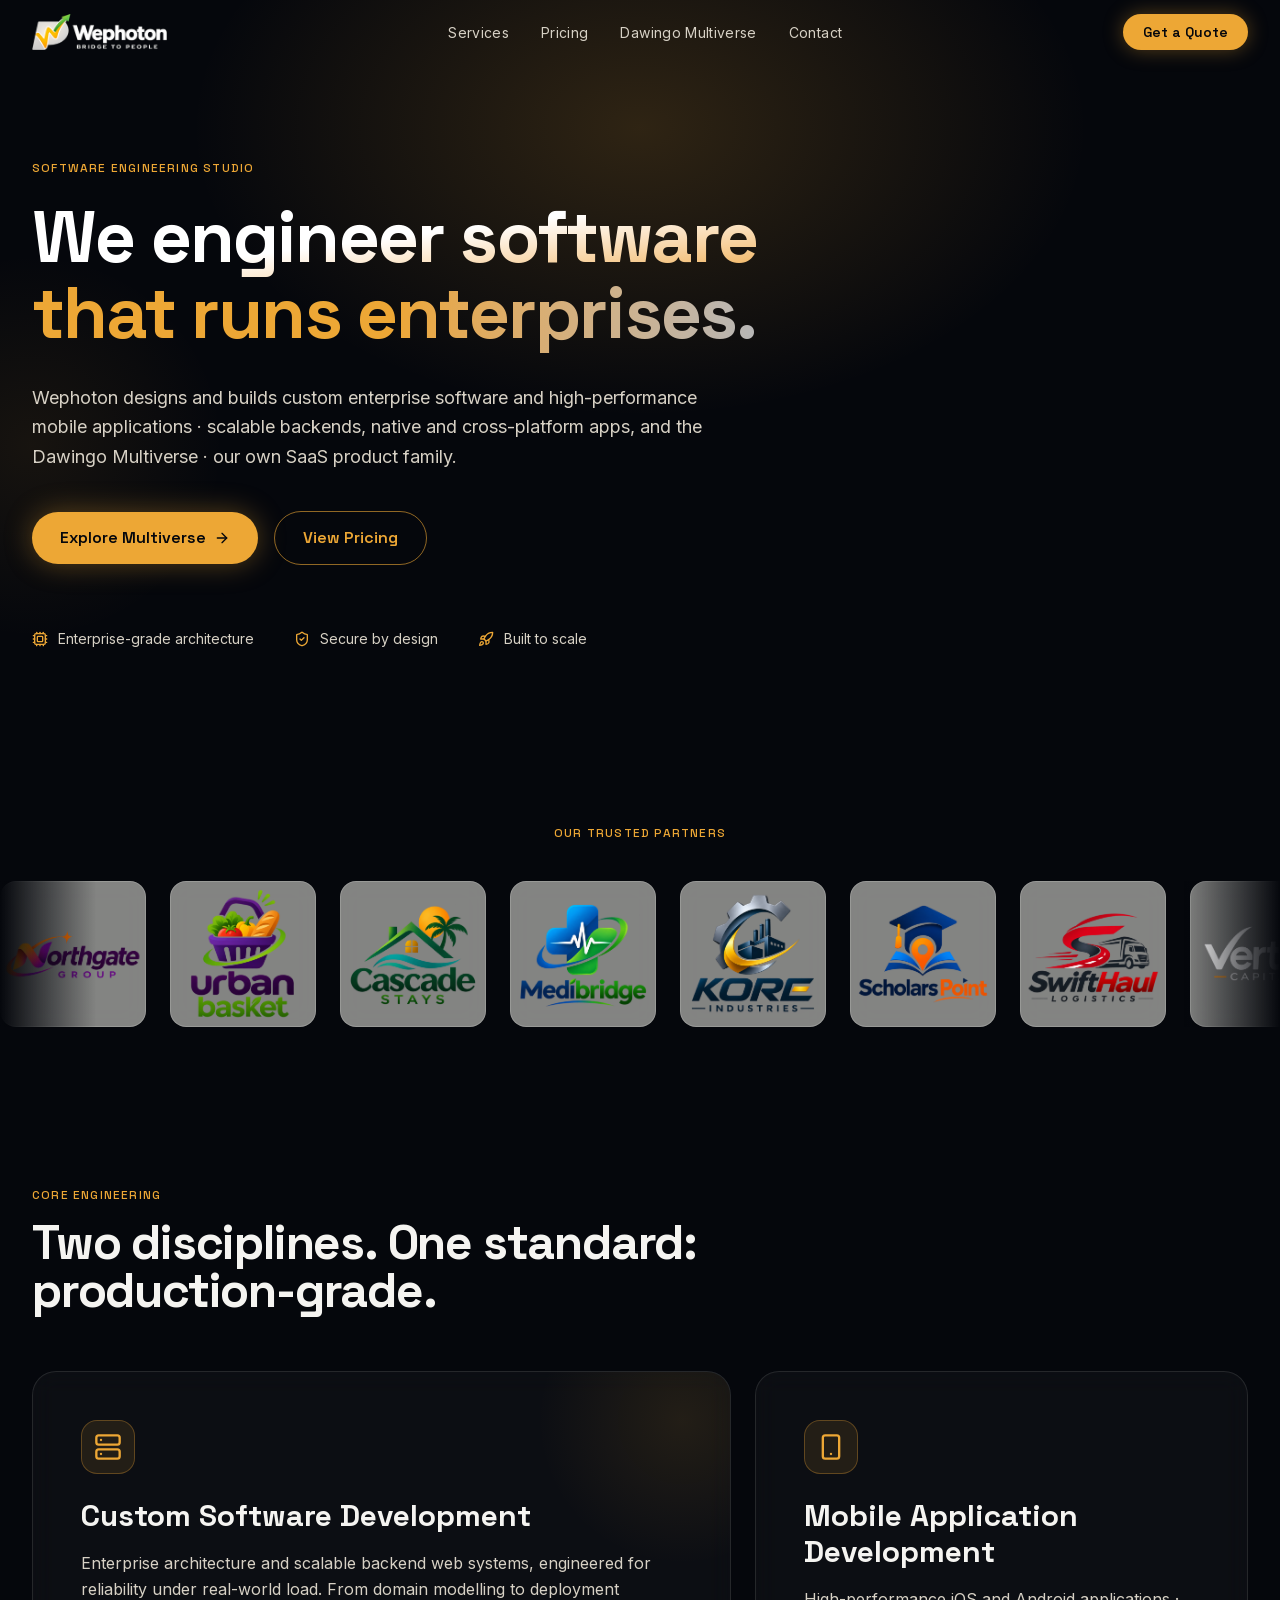
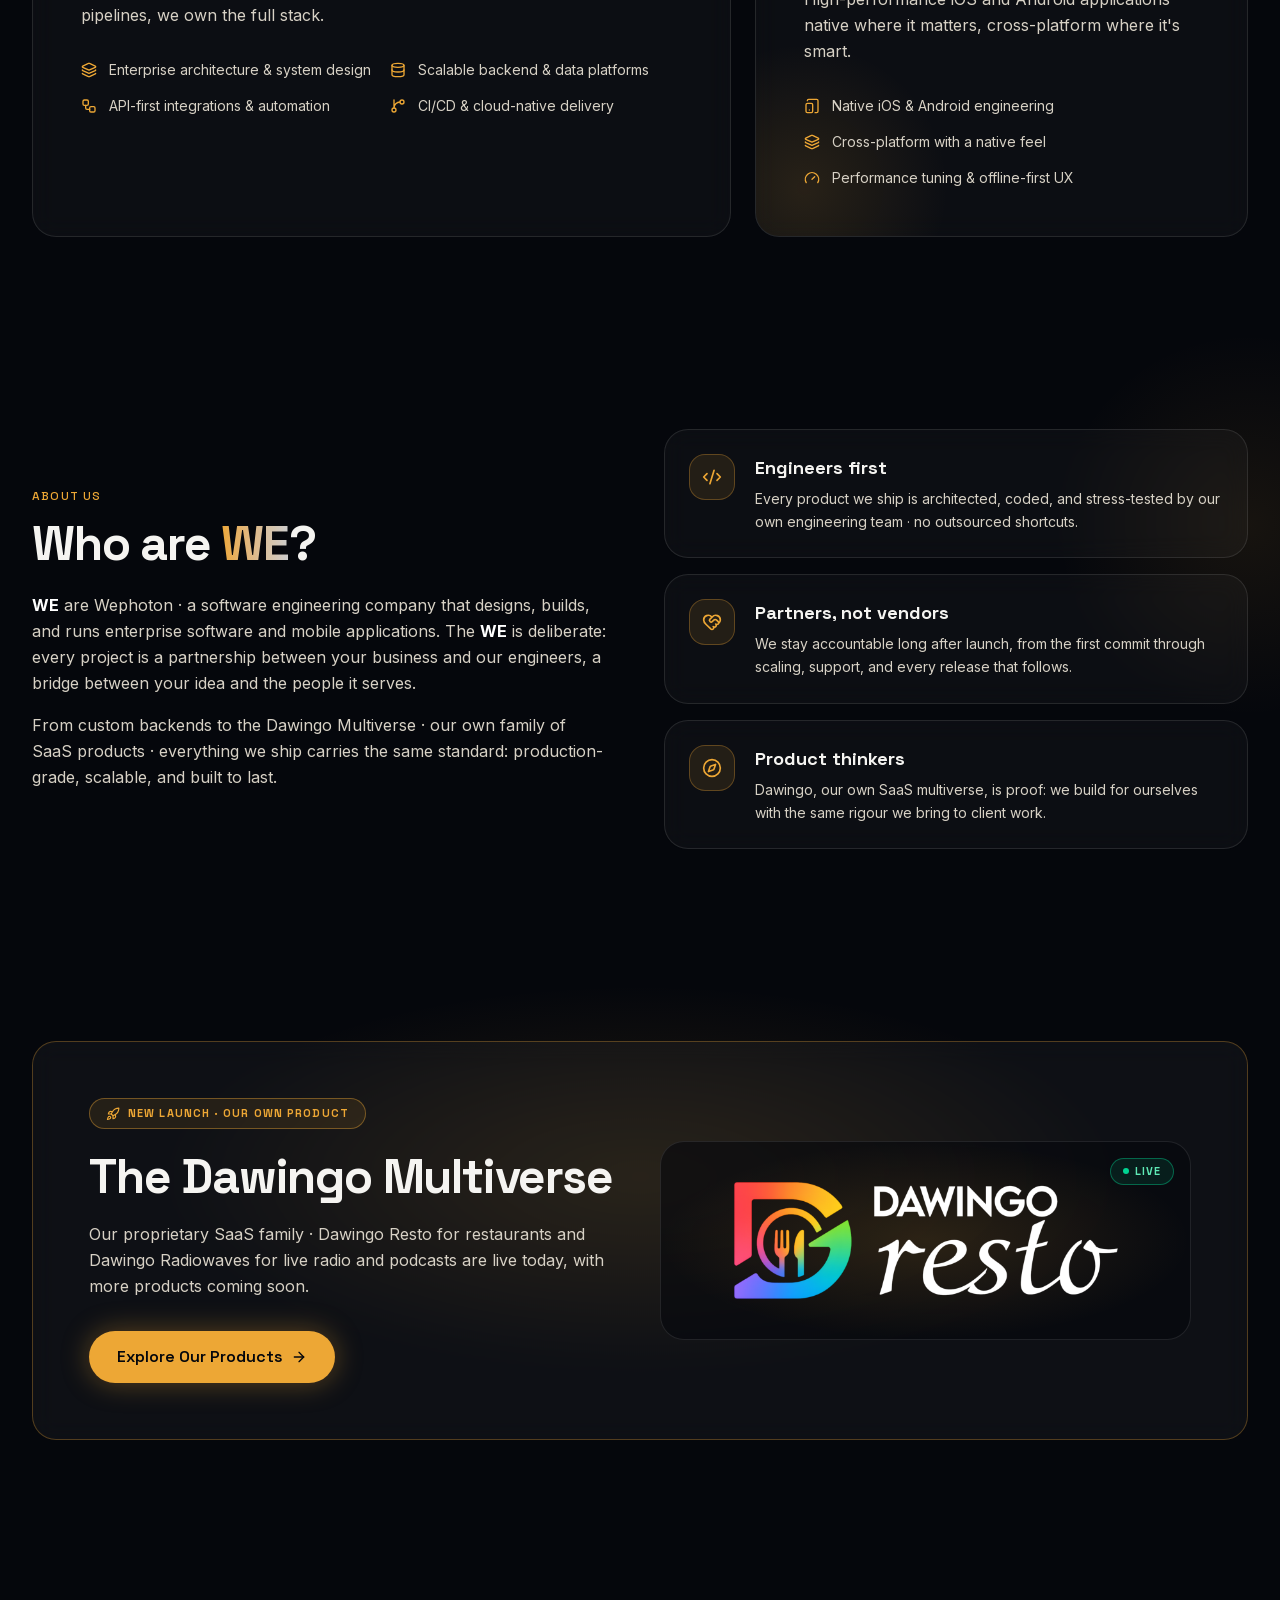
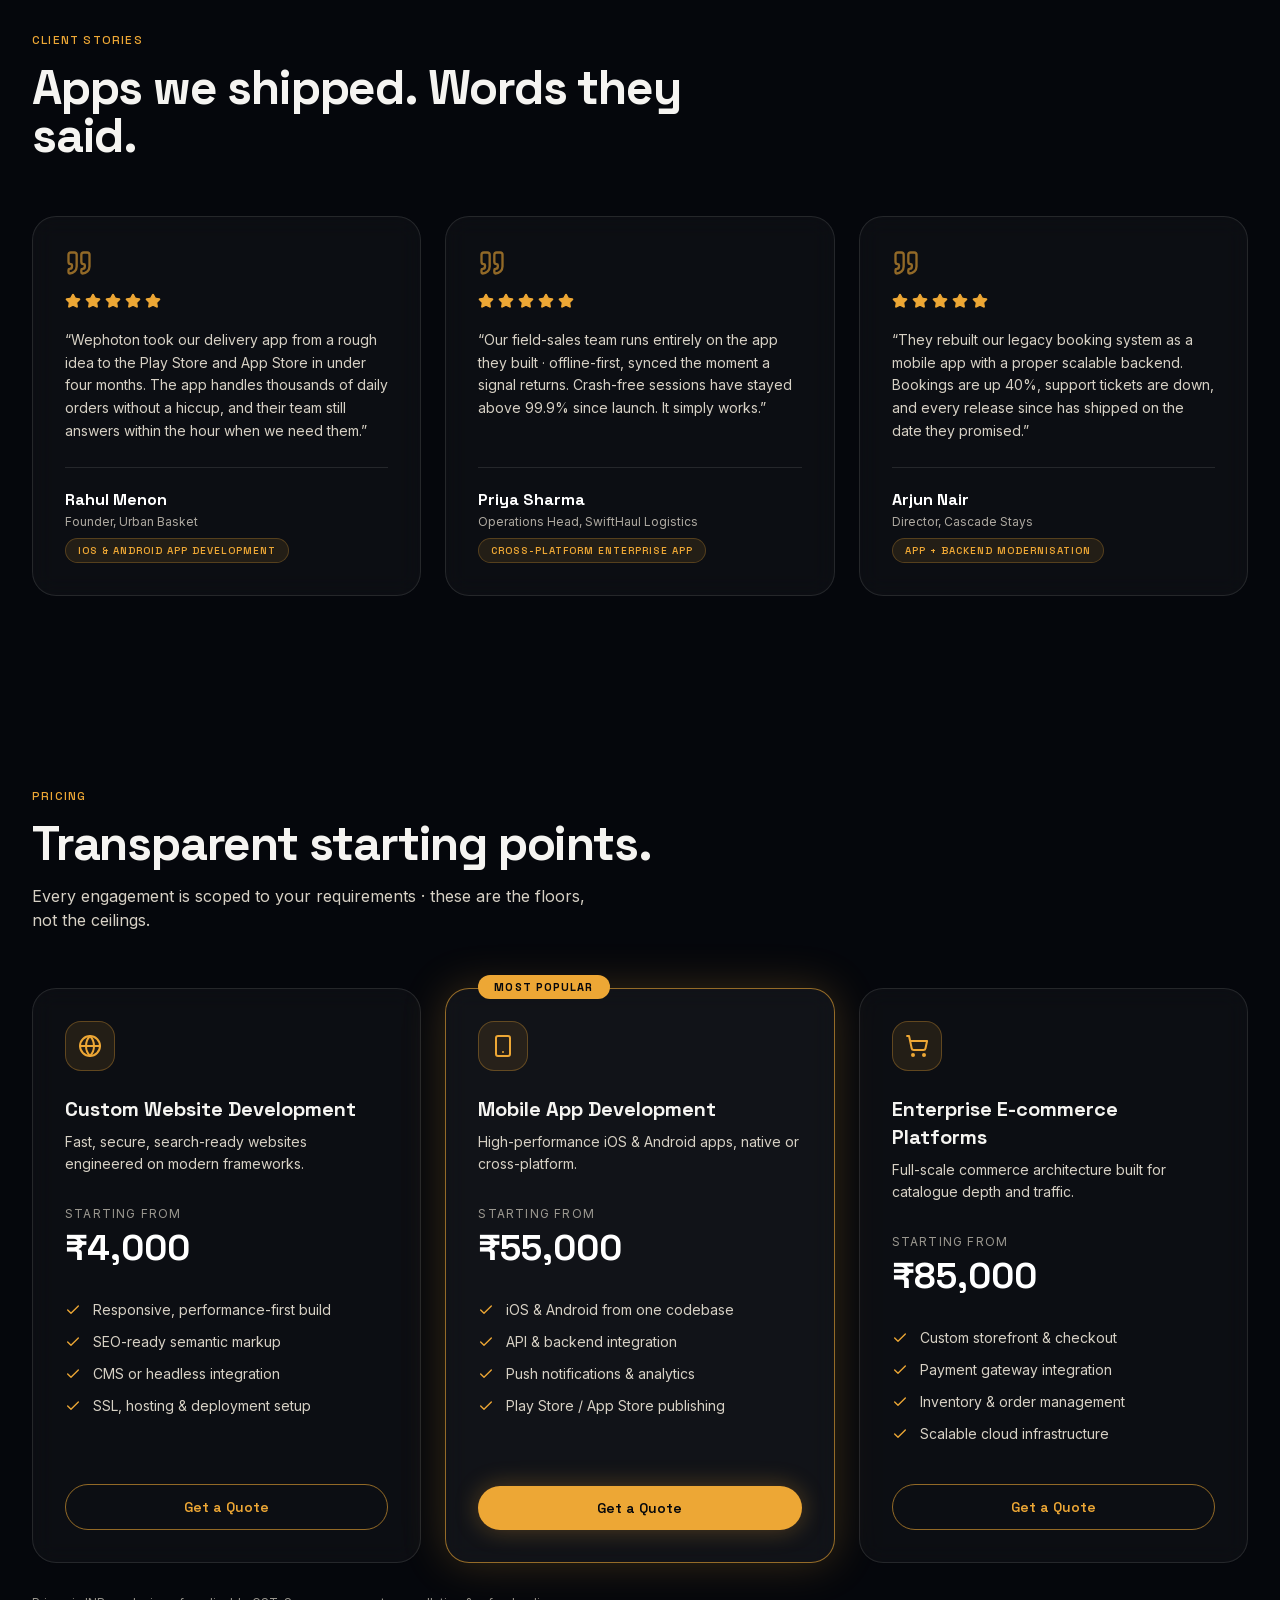
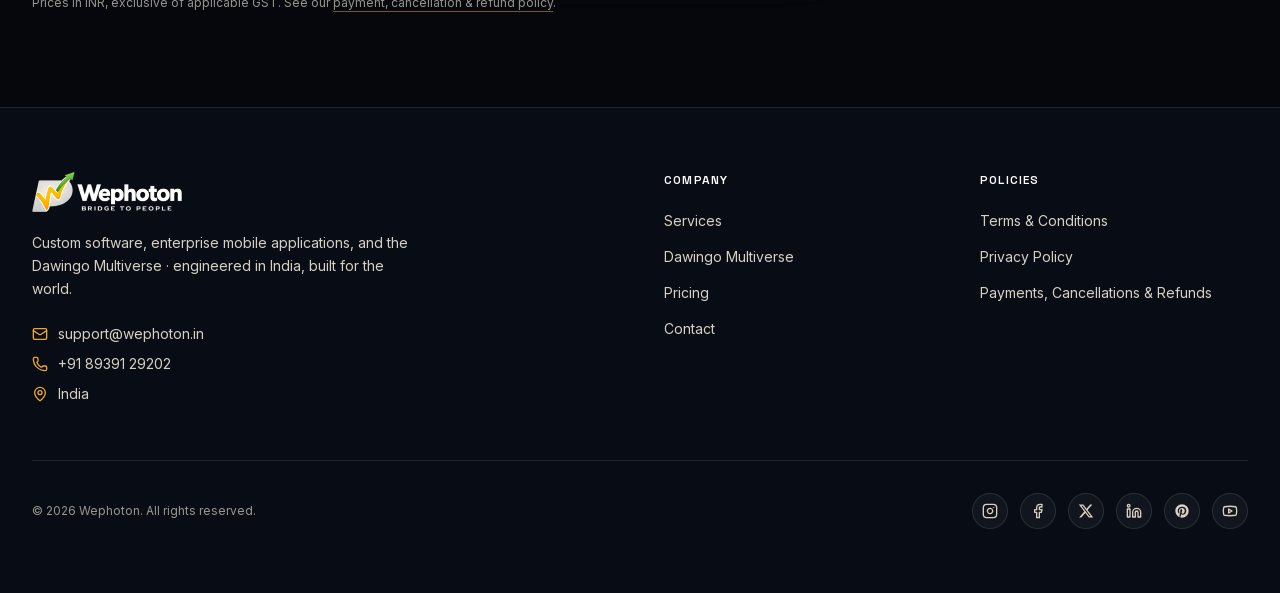
<file: index.html>
<!DOCTYPE html><html lang="en" class="space_grotesk_4f9f433b-module__fJfFLG__variable inter_7b064e0d-module__MOT0tq__variable h-full antialiased"><head><meta charSet="utf-8"/><meta name="viewport" content="width=device-width, initial-scale=1"/><link rel="preload" href="/_next/static/media/0c89a48fa5027cee-s.p.2cyn07wtgehh0.woff2" as="font" crossorigin="" type="font/woff2"/><link rel="preload" href="/_next/static/media/83afe278b6a6bb3c-s.p.2bn3s6zvc0dyp.woff2" as="font" crossorigin="" type="font/woff2"/><link rel="preload" as="image" href="/brand/wephoton-logo.png"/><link rel="stylesheet" href="/_next/static/chunks/1bmhjjqwtyiva.css" data-precedence="next"/><link rel="preload" as="script" fetchPriority="low" href="/_next/static/chunks/0dhbjz-xsmu83.js"/><script src="/_next/static/chunks/15orcrkp-_9ct.js" async=""></script><script src="/_next/static/chunks/0iec5q4ack_04.js" async=""></script><script src="/_next/static/chunks/082obv3v03b-9.js" async=""></script><script src="/_next/static/chunks/turbopack-009xbv71a0msh.js" async=""></script><script src="/_next/static/chunks/05-c3ty_6dwfk.js" async=""></script><script src="/_next/static/chunks/153tbw49q_1m9.js" async=""></script><script src="/_next/static/chunks/307s922ldtoys.js" async=""></script><meta name="next-size-adjust" content=""/><title>Wephoton · Software &amp; Mobile App Development</title><meta name="description" content="Wephoton engineers enterprise software, high-performance mobile applications, and the Dawingo Multiverse SaaS product family."/><meta name="keywords" content="software development,mobile app development,enterprise software,SaaS,Dawingo,Wephoton"/><meta property="og:title" content="Wephoton · Software &amp; Mobile App Development"/><meta property="og:description" content="Enterprise software, mobile applications, and the Dawingo Multiverse."/><meta property="og:url" content="https://wephoton.in"/><meta property="og:site_name" content="Wephoton"/><meta property="og:type" content="website"/><meta name="twitter:card" content="summary"/><meta name="twitter:title" content="Wephoton · Software &amp; Mobile App Development"/><meta name="twitter:description" content="Enterprise software, mobile applications, and the Dawingo Multiverse."/><link rel="icon" href="/icon.png?icon.3srfbqiegl4az.png" sizes="512x512" type="image/png"/><script src="/_next/static/chunks/0cz1d0mv5g_q7.js" noModule=""></script></head><body class="min-h-full flex flex-col bg-abyss"><div hidden=""><!--$--><!--/$--></div><header class="fixed inset-x-0 top-0 z-50 border-b transition-colors duration-300 border-transparent bg-transparent"><nav aria-label="Main" class="mx-auto flex h-16 max-w-7xl items-center justify-between px-4 sm:px-6 lg:px-8"><a class="flex items-center gap-2" aria-label="Wephoton home" href="/"><img alt="Wephoton · Bridge to People" width="168" height="45" decoding="async" data-nimg="1" class="h-9 w-auto" style="color:transparent" src="/brand/wephoton-logo.png"/></a><ul class="hidden items-center gap-8 md:flex"><li><a class="text-sm tracking-wide text-platinum transition-colors hover:text-amber" href="/#services">Services</a></li><li><a class="text-sm tracking-wide text-platinum transition-colors hover:text-amber" href="/#pricing">Pricing</a></li><li><a class="text-sm tracking-wide text-platinum transition-colors hover:text-amber" href="/dawingo">Dawingo Multiverse</a></li><li><a class="text-sm tracking-wide text-platinum transition-colors hover:text-amber" href="/contact">Contact</a></li></ul><div class="hidden md:block"><a class="inline-flex items-center rounded-full bg-amber px-5 py-2 font-display text-sm font-semibold text-abyss shadow-[0_0_20px_rgba(237,167,53,0.35)] transition-all duration-300 hover:-translate-y-1 hover:shadow-[0_0_36px_rgba(237,167,53,0.6)]" href="/contact">Get a Quote</a></div><button type="button" class="md:hidden" aria-expanded="false" aria-label="Open menu"><svg xmlns="http://www.w3.org/2000/svg" width="24" height="24" viewBox="0 0 24 24" fill="none" stroke="currentColor" stroke-width="2" stroke-linecap="round" stroke-linejoin="round" class="lucide lucide-menu size-6 text-platinum" aria-hidden="true"><path d="M4 5h16"></path><path d="M4 12h16"></path><path d="M4 19h16"></path></svg></button></nav></header><main class="flex-1"><section class="relative overflow-hidden pt-40 pb-28"><div aria-hidden="true" class="pointer-events-none absolute -top-40 left-1/2 h-[36rem] w-[56rem] -translate-x-1/2 rounded-full bg-[radial-gradient(closest-side,rgba(237,167,53,0.18),transparent)]"></div><div aria-hidden="true" class="pointer-events-none absolute top-1/3 -left-40 h-96 w-96 rounded-full bg-[radial-gradient(closest-side,rgba(237,167,53,0.08),transparent)]"></div><div class="relative mx-auto max-w-7xl px-4 sm:px-6 lg:px-8"><p class="font-display text-xs font-medium uppercase tracking-widest text-amber">Software Engineering Studio</p><h1 class="mt-6 max-w-4xl font-display text-5xl font-bold leading-[1.05] tracking-tight sm:text-6xl lg:text-7xl"><span class="bg-gradient-to-br from-white via-white to-amber bg-clip-text text-transparent">We engineer software</span><br/><span class="bg-gradient-to-r from-amber via-amber to-white/70 bg-clip-text text-transparent">that runs enterprises.</span></h1><p class="mt-8 max-w-2xl text-lg leading-relaxed text-platinum">Wephoton designs and builds custom enterprise software and high-performance mobile applications · scalable backends, native and cross-platform apps, and the Dawingo Multiverse · our own SaaS product family.</p><div class="mt-10 flex flex-wrap items-center gap-4"><a class="group inline-flex items-center gap-2 rounded-full bg-amber px-7 py-3.5 font-display font-semibold text-abyss shadow-[0_0_28px_rgba(237,167,53,0.35)] transition-all duration-300 hover:-translate-y-1 hover:shadow-[0_0_48px_rgba(237,167,53,0.6)]" href="/dawingo">Explore Multiverse<svg xmlns="http://www.w3.org/2000/svg" width="24" height="24" viewBox="0 0 24 24" fill="none" stroke="currentColor" stroke-width="2" stroke-linecap="round" stroke-linejoin="round" class="lucide lucide-arrow-right size-4 transition-transform group-hover:translate-x-1" aria-hidden="true"><path d="M5 12h14"></path><path d="m12 5 7 7-7 7"></path></svg></a><a class="inline-flex items-center rounded-full border border-amber/60 px-7 py-3.5 font-display font-semibold text-amber transition-all duration-300 hover:-translate-y-1 hover:border-amber hover:bg-amber/10 hover:shadow-[0_0_28px_rgba(237,167,53,0.25)]" href="/#pricing">View Pricing</a></div><ul class="mt-16 flex flex-wrap gap-x-10 gap-y-4"><li class="flex items-center gap-2.5 text-sm text-platinum"><svg xmlns="http://www.w3.org/2000/svg" width="24" height="24" viewBox="0 0 24 24" fill="none" stroke="currentColor" stroke-width="2" stroke-linecap="round" stroke-linejoin="round" class="lucide lucide-cpu size-4 text-amber" aria-hidden="true"><path d="M12 20v2"></path><path d="M12 2v2"></path><path d="M17 20v2"></path><path d="M17 2v2"></path><path d="M2 12h2"></path><path d="M2 17h2"></path><path d="M2 7h2"></path><path d="M20 12h2"></path><path d="M20 17h2"></path><path d="M20 7h2"></path><path d="M7 20v2"></path><path d="M7 2v2"></path><rect x="4" y="4" width="16" height="16" rx="2"></rect><rect x="8" y="8" width="8" height="8" rx="1"></rect></svg>Enterprise-grade architecture</li><li class="flex items-center gap-2.5 text-sm text-platinum"><svg xmlns="http://www.w3.org/2000/svg" width="24" height="24" viewBox="0 0 24 24" fill="none" stroke="currentColor" stroke-width="2" stroke-linecap="round" stroke-linejoin="round" class="lucide lucide-shield-check size-4 text-amber" aria-hidden="true"><path d="M20 13c0 5-3.5 7.5-7.66 8.95a1 1 0 0 1-.67-.01C7.5 20.5 4 18 4 13V6a1 1 0 0 1 1-1c2 0 4.5-1.2 6.24-2.72a1.17 1.17 0 0 1 1.52 0C14.51 3.81 17 5 19 5a1 1 0 0 1 1 1z"></path><path d="m9 12 2 2 4-4"></path></svg>Secure by design</li><li class="flex items-center gap-2.5 text-sm text-platinum"><svg xmlns="http://www.w3.org/2000/svg" width="24" height="24" viewBox="0 0 24 24" fill="none" stroke="currentColor" stroke-width="2" stroke-linecap="round" stroke-linejoin="round" class="lucide lucide-rocket size-4 text-amber" aria-hidden="true"><path d="M12 15v5s3.03-.55 4-2c1.08-1.62 0-5 0-5"></path><path d="M4.5 16.5c-1.5 1.26-2 5-2 5s3.74-.5 5-2c.71-.84.7-2.13-.09-2.91a2.18 2.18 0 0 0-2.91-.09"></path><path d="M9 12a22 22 0 0 1 2-3.95A12.88 12.88 0 0 1 22 2c0 2.72-.78 7.5-6 11a22.4 22.4 0 0 1-4 2z"></path><path d="M9 12H4s.55-3.03 2-4c1.62-1.08 5 .05 5 .05"></path></svg>Built to scale</li></ul></div></section><section aria-label="Our trusted partners" class="relative py-16"><div class="mx-auto max-w-7xl px-4 sm:px-6 lg:px-8"><p class="text-center font-display text-xs font-medium uppercase tracking-widest text-amber">Our Trusted Partners</p></div><div class="group relative mt-10 overflow-hidden"><div aria-hidden="true" class="pointer-events-none absolute inset-y-0 left-0 z-10 w-24 bg-gradient-to-r from-abyss to-transparent"></div><div aria-hidden="true" class="pointer-events-none absolute inset-y-0 right-0 z-10 w-24 bg-gradient-to-l from-abyss to-transparent"></div><ul class="flex w-max animate-marquee gap-6 group-hover:[animation-play-state:paused]"><li aria-hidden="false" class="flex shrink-0 overflow-hidden rounded-2xl border border-[#bab9b6]/40 bg-[#bab9b6]/70 md:backdrop-blur-md"><img src="/partners/northgate-group.png" alt="Northgate Group logo" width="144" height="144" loading="lazy" class="aspect-square w-36 object-cover"/></li><li aria-hidden="false" class="flex shrink-0 overflow-hidden rounded-2xl border border-[#bab9b6]/40 bg-[#bab9b6]/70 md:backdrop-blur-md"><img src="/partners/urban-basket.png" alt="Urban Basket logo" width="144" height="144" loading="lazy" class="aspect-square w-36 object-cover"/></li><li aria-hidden="false" class="flex shrink-0 overflow-hidden rounded-2xl border border-[#bab9b6]/40 bg-[#bab9b6]/70 md:backdrop-blur-md"><img src="/partners/cascade-stays.png" alt="Cascade Stays logo" width="144" height="144" loading="lazy" class="aspect-square w-36 object-cover"/></li><li aria-hidden="false" class="flex shrink-0 overflow-hidden rounded-2xl border border-[#bab9b6]/40 bg-[#bab9b6]/70 md:backdrop-blur-md"><img src="/partners/medibridge.png" alt="MediBridge logo" width="144" height="144" loading="lazy" class="aspect-square w-36 object-cover"/></li><li aria-hidden="false" class="flex shrink-0 overflow-hidden rounded-2xl border border-[#bab9b6]/40 bg-[#bab9b6]/70 md:backdrop-blur-md"><img src="/partners/kore-industries.png" alt="Kore Industries logo" width="144" height="144" loading="lazy" class="aspect-square w-36 object-cover"/></li><li aria-hidden="false" class="flex shrink-0 overflow-hidden rounded-2xl border border-[#bab9b6]/40 bg-[#bab9b6]/70 md:backdrop-blur-md"><img src="/partners/scholars-point.png" alt="Scholars Point logo" width="144" height="144" loading="lazy" class="aspect-square w-36 object-cover"/></li><li aria-hidden="false" class="flex shrink-0 overflow-hidden rounded-2xl border border-[#bab9b6]/40 bg-[#bab9b6]/70 md:backdrop-blur-md"><img src="/partners/swifthaul-logistics.png" alt="SwiftHaul Logistics logo" width="144" height="144" loading="lazy" class="aspect-square w-36 object-cover"/></li><li aria-hidden="false" class="flex shrink-0 overflow-hidden rounded-2xl border border-[#bab9b6]/40 bg-[#bab9b6]/70 md:backdrop-blur-md"><img src="/partners/vertex-capital.png" alt="Vertex Capital logo" width="144" height="144" loading="lazy" class="aspect-square w-36 object-cover"/></li><li aria-hidden="true" class="flex shrink-0 overflow-hidden rounded-2xl border border-[#bab9b6]/40 bg-[#bab9b6]/70 md:backdrop-blur-md"><img src="/partners/northgate-group.png" alt="" width="144" height="144" loading="lazy" class="aspect-square w-36 object-cover"/></li><li aria-hidden="true" class="flex shrink-0 overflow-hidden rounded-2xl border border-[#bab9b6]/40 bg-[#bab9b6]/70 md:backdrop-blur-md"><img src="/partners/urban-basket.png" alt="" width="144" height="144" loading="lazy" class="aspect-square w-36 object-cover"/></li><li aria-hidden="true" class="flex shrink-0 overflow-hidden rounded-2xl border border-[#bab9b6]/40 bg-[#bab9b6]/70 md:backdrop-blur-md"><img src="/partners/cascade-stays.png" alt="" width="144" height="144" loading="lazy" class="aspect-square w-36 object-cover"/></li><li aria-hidden="true" class="flex shrink-0 overflow-hidden rounded-2xl border border-[#bab9b6]/40 bg-[#bab9b6]/70 md:backdrop-blur-md"><img src="/partners/medibridge.png" alt="" width="144" height="144" loading="lazy" class="aspect-square w-36 object-cover"/></li><li aria-hidden="true" class="flex shrink-0 overflow-hidden rounded-2xl border border-[#bab9b6]/40 bg-[#bab9b6]/70 md:backdrop-blur-md"><img src="/partners/kore-industries.png" alt="" width="144" height="144" loading="lazy" class="aspect-square w-36 object-cover"/></li><li aria-hidden="true" class="flex shrink-0 overflow-hidden rounded-2xl border border-[#bab9b6]/40 bg-[#bab9b6]/70 md:backdrop-blur-md"><img src="/partners/scholars-point.png" alt="" width="144" height="144" loading="lazy" class="aspect-square w-36 object-cover"/></li><li aria-hidden="true" class="flex shrink-0 overflow-hidden rounded-2xl border border-[#bab9b6]/40 bg-[#bab9b6]/70 md:backdrop-blur-md"><img src="/partners/swifthaul-logistics.png" alt="" width="144" height="144" loading="lazy" class="aspect-square w-36 object-cover"/></li><li aria-hidden="true" class="flex shrink-0 overflow-hidden rounded-2xl border border-[#bab9b6]/40 bg-[#bab9b6]/70 md:backdrop-blur-md"><img src="/partners/vertex-capital.png" alt="" width="144" height="144" loading="lazy" class="aspect-square w-36 object-cover"/></li></ul></div></section><section id="services" class="relative scroll-mt-20 py-24"><div class="mx-auto max-w-7xl px-4 sm:px-6 lg:px-8"><p class="font-display text-xs font-medium uppercase tracking-widest text-amber">Core Engineering</p><h2 class="mt-4 max-w-2xl font-display text-4xl font-bold tracking-tight sm:text-5xl">Two disciplines. One standard: production-grade.</h2><div class="mt-14 grid gap-6 lg:grid-cols-12"><article class="group relative overflow-hidden rounded-3xl border border-white/10 bg-white/[0.03] p-8 md:backdrop-blur-md transition-all duration-300 hover:-translate-y-1 hover:border-amber/40 hover:shadow-[0_0_48px_rgba(237,167,53,0.15)] lg:col-span-7 lg:p-12"><div aria-hidden="true" class="pointer-events-none absolute -top-24 -right-24 h-72 w-72 rounded-full bg-[radial-gradient(closest-side,rgba(237,167,53,0.14),transparent)] opacity-70 transition-opacity duration-300 group-hover:opacity-100"></div><div class="relative"><div class="inline-flex rounded-2xl border border-amber/30 bg-amber/10 p-3"><svg xmlns="http://www.w3.org/2000/svg" width="24" height="24" viewBox="0 0 24 24" fill="none" stroke="currentColor" stroke-width="2" stroke-linecap="round" stroke-linejoin="round" class="lucide lucide-server size-7 text-amber" aria-hidden="true"><rect width="20" height="8" x="2" y="2" rx="2" ry="2"></rect><rect width="20" height="8" x="2" y="14" rx="2" ry="2"></rect><line x1="6" x2="6.01" y1="6" y2="6"></line><line x1="6" x2="6.01" y1="18" y2="18"></line></svg></div><h3 class="mt-6 font-display text-2xl font-bold sm:text-3xl">Custom Software Development</h3><p class="mt-4 max-w-xl leading-relaxed text-platinum">Enterprise architecture and scalable backend web systems, engineered for reliability under real-world load. From domain modelling to deployment pipelines, we own the full stack.</p><ul class="mt-8 grid gap-4 sm:grid-cols-2"><li class="flex items-start gap-3 text-sm text-platinum"><svg xmlns="http://www.w3.org/2000/svg" width="24" height="24" viewBox="0 0 24 24" fill="none" stroke="currentColor" stroke-width="2" stroke-linecap="round" stroke-linejoin="round" class="lucide lucide-layers mt-0.5 size-4 shrink-0 text-amber" aria-hidden="true"><path d="M12.83 2.18a2 2 0 0 0-1.66 0L2.6 6.08a1 1 0 0 0 0 1.83l8.58 3.91a2 2 0 0 0 1.66 0l8.58-3.9a1 1 0 0 0 0-1.83z"></path><path d="M2 12a1 1 0 0 0 .58.91l8.6 3.91a2 2 0 0 0 1.65 0l8.58-3.9A1 1 0 0 0 22 12"></path><path d="M2 17a1 1 0 0 0 .58.91l8.6 3.91a2 2 0 0 0 1.65 0l8.58-3.9A1 1 0 0 0 22 17"></path></svg>Enterprise architecture &amp; system design</li><li class="flex items-start gap-3 text-sm text-platinum"><svg xmlns="http://www.w3.org/2000/svg" width="24" height="24" viewBox="0 0 24 24" fill="none" stroke="currentColor" stroke-width="2" stroke-linecap="round" stroke-linejoin="round" class="lucide lucide-database mt-0.5 size-4 shrink-0 text-amber" aria-hidden="true"><ellipse cx="12" cy="5" rx="9" ry="3"></ellipse><path d="M3 5V19A9 3 0 0 0 21 19V5"></path><path d="M3 12A9 3 0 0 0 21 12"></path></svg>Scalable backend &amp; data platforms</li><li class="flex items-start gap-3 text-sm text-platinum"><svg xmlns="http://www.w3.org/2000/svg" width="24" height="24" viewBox="0 0 24 24" fill="none" stroke="currentColor" stroke-width="2" stroke-linecap="round" stroke-linejoin="round" class="lucide lucide-workflow mt-0.5 size-4 shrink-0 text-amber" aria-hidden="true"><rect width="8" height="8" x="3" y="3" rx="2"></rect><path d="M7 11v4a2 2 0 0 0 2 2h4"></path><rect width="8" height="8" x="13" y="13" rx="2"></rect></svg>API-first integrations &amp; automation</li><li class="flex items-start gap-3 text-sm text-platinum"><svg xmlns="http://www.w3.org/2000/svg" width="24" height="24" viewBox="0 0 24 24" fill="none" stroke="currentColor" stroke-width="2" stroke-linecap="round" stroke-linejoin="round" class="lucide lucide-git-branch mt-0.5 size-4 shrink-0 text-amber" aria-hidden="true"><path d="M15 6a9 9 0 0 0-9 9V3"></path><circle cx="18" cy="6" r="3"></circle><circle cx="6" cy="18" r="3"></circle></svg>CI/CD &amp; cloud-native delivery</li></ul></div></article><article class="group relative overflow-hidden rounded-3xl border border-white/10 bg-white/[0.03] p-8 md:backdrop-blur-md transition-all duration-300 hover:-translate-y-1 hover:border-amber/40 hover:shadow-[0_0_48px_rgba(237,167,53,0.15)] lg:col-span-5 lg:p-12"><div aria-hidden="true" class="pointer-events-none absolute -bottom-24 -left-24 h-72 w-72 rounded-full bg-[radial-gradient(closest-side,rgba(237,167,53,0.12),transparent)]"></div><div class="relative"><div class="inline-flex rounded-2xl border border-amber/30 bg-amber/10 p-3"><svg xmlns="http://www.w3.org/2000/svg" width="24" height="24" viewBox="0 0 24 24" fill="none" stroke="currentColor" stroke-width="2" stroke-linecap="round" stroke-linejoin="round" class="lucide lucide-smartphone size-7 text-amber" aria-hidden="true"><rect width="14" height="20" x="5" y="2" rx="2" ry="2"></rect><path d="M12 18h.01"></path></svg></div><h3 class="mt-6 font-display text-2xl font-bold sm:text-3xl">Mobile Application Development</h3><p class="mt-4 leading-relaxed text-platinum">High-performance iOS and Android applications · native where it matters, cross-platform where it&#x27;s smart.</p><ul class="mt-8 grid gap-4"><li class="flex items-start gap-3 text-sm text-platinum"><svg xmlns="http://www.w3.org/2000/svg" width="24" height="24" viewBox="0 0 24 24" fill="none" stroke="currentColor" stroke-width="2" stroke-linecap="round" stroke-linejoin="round" class="lucide lucide-tablet-smartphone mt-0.5 size-4 shrink-0 text-amber" aria-hidden="true"><rect width="10" height="14" x="3" y="8" rx="2"></rect><path d="M5 4a2 2 0 0 1 2-2h12a2 2 0 0 1 2 2v16a2 2 0 0 1-2 2h-2.4"></path><path d="M8 18h.01"></path></svg>Native iOS &amp; Android engineering</li><li class="flex items-start gap-3 text-sm text-platinum"><svg xmlns="http://www.w3.org/2000/svg" width="24" height="24" viewBox="0 0 24 24" fill="none" stroke="currentColor" stroke-width="2" stroke-linecap="round" stroke-linejoin="round" class="lucide lucide-layers mt-0.5 size-4 shrink-0 text-amber" aria-hidden="true"><path d="M12.83 2.18a2 2 0 0 0-1.66 0L2.6 6.08a1 1 0 0 0 0 1.83l8.58 3.91a2 2 0 0 0 1.66 0l8.58-3.9a1 1 0 0 0 0-1.83z"></path><path d="M2 12a1 1 0 0 0 .58.91l8.6 3.91a2 2 0 0 0 1.65 0l8.58-3.9A1 1 0 0 0 22 12"></path><path d="M2 17a1 1 0 0 0 .58.91l8.6 3.91a2 2 0 0 0 1.65 0l8.58-3.9A1 1 0 0 0 22 17"></path></svg>Cross-platform with a native feel</li><li class="flex items-start gap-3 text-sm text-platinum"><svg xmlns="http://www.w3.org/2000/svg" width="24" height="24" viewBox="0 0 24 24" fill="none" stroke="currentColor" stroke-width="2" stroke-linecap="round" stroke-linejoin="round" class="lucide lucide-gauge mt-0.5 size-4 shrink-0 text-amber" aria-hidden="true"><path d="m12 14 4-4"></path><path d="M3.34 19a10 10 0 1 1 17.32 0"></path></svg>Performance tuning &amp; offline-first UX</li></ul></div></article></div></div></section><section id="who-are-we" class="relative overflow-hidden scroll-mt-20 py-24"><div aria-hidden="true" class="pointer-events-none absolute top-0 -right-40 h-96 w-96 rounded-full bg-[radial-gradient(closest-side,rgba(237,167,53,0.08),transparent)]"></div><div class="relative mx-auto max-w-7xl px-4 sm:px-6 lg:px-8"><div class="grid gap-12 lg:grid-cols-2 lg:items-center"><div><p class="font-display text-xs font-medium uppercase tracking-widest text-amber">About Us</p><h2 class="mt-4 font-display text-4xl font-bold tracking-tight sm:text-5xl">Who are<!-- --> <span class="bg-gradient-to-r from-amber to-white/80 bg-clip-text text-transparent">WE</span>?</h2><p class="mt-6 max-w-xl leading-relaxed text-platinum"><strong class="text-white">WE</strong> are Wephoton · a software engineering company that designs, builds, and runs enterprise software and mobile applications. The<!-- --> <strong class="text-white">WE</strong> is deliberate: every project is a partnership between your business and our engineers, a bridge between your idea and the people it serves.</p><p class="mt-4 max-w-xl leading-relaxed text-platinum">From custom backends to the Dawingo Multiverse · our own family of SaaS products · everything we ship carries the same standard: production-grade, scalable, and built to last.</p></div><ul class="space-y-4"><li class="group flex gap-5 rounded-3xl border border-white/10 bg-white/[0.03] p-6 md:backdrop-blur-md transition-all duration-300 hover:-translate-y-1 hover:border-amber/40 hover:shadow-[0_0_36px_rgba(237,167,53,0.15)]"><div class="inline-flex h-fit rounded-2xl border border-amber/30 bg-amber/10 p-3"><svg xmlns="http://www.w3.org/2000/svg" width="24" height="24" viewBox="0 0 24 24" fill="none" stroke="currentColor" stroke-width="2" stroke-linecap="round" stroke-linejoin="round" class="lucide lucide-code-xml size-5 text-amber" aria-hidden="true"><path d="m18 16 4-4-4-4"></path><path d="m6 8-4 4 4 4"></path><path d="m14.5 4-5 16"></path></svg></div><div><h3 class="font-display text-lg font-bold">Engineers first</h3><p class="mt-1.5 text-sm leading-relaxed text-platinum">Every product we ship is architected, coded, and stress-tested by our own engineering team · no outsourced shortcuts.</p></div></li><li class="group flex gap-5 rounded-3xl border border-white/10 bg-white/[0.03] p-6 md:backdrop-blur-md transition-all duration-300 hover:-translate-y-1 hover:border-amber/40 hover:shadow-[0_0_36px_rgba(237,167,53,0.15)]"><div class="inline-flex h-fit rounded-2xl border border-amber/30 bg-amber/10 p-3"><svg xmlns="http://www.w3.org/2000/svg" width="24" height="24" viewBox="0 0 24 24" fill="none" stroke="currentColor" stroke-width="2" stroke-linecap="round" stroke-linejoin="round" class="lucide lucide-heart-handshake size-5 text-amber" aria-hidden="true"><path d="M19.414 14.414C21 12.828 22 11.5 22 9.5a5.5 5.5 0 0 0-9.591-3.676.6.6 0 0 1-.818.001A5.5 5.5 0 0 0 2 9.5c0 2.3 1.5 4 3 5.5l5.535 5.362a2 2 0 0 0 2.879.052 2.12 2.12 0 0 0-.004-3 2.124 2.124 0 1 0 3-3 2.124 2.124 0 0 0 3.004 0 2 2 0 0 0 0-2.828l-1.881-1.882a2.41 2.41 0 0 0-3.409 0l-1.71 1.71a2 2 0 0 1-2.828 0 2 2 0 0 1 0-2.828l2.823-2.762"></path></svg></div><div><h3 class="font-display text-lg font-bold">Partners, not vendors</h3><p class="mt-1.5 text-sm leading-relaxed text-platinum">We stay accountable long after launch, from the first commit through scaling, support, and every release that follows.</p></div></li><li class="group flex gap-5 rounded-3xl border border-white/10 bg-white/[0.03] p-6 md:backdrop-blur-md transition-all duration-300 hover:-translate-y-1 hover:border-amber/40 hover:shadow-[0_0_36px_rgba(237,167,53,0.15)]"><div class="inline-flex h-fit rounded-2xl border border-amber/30 bg-amber/10 p-3"><svg xmlns="http://www.w3.org/2000/svg" width="24" height="24" viewBox="0 0 24 24" fill="none" stroke="currentColor" stroke-width="2" stroke-linecap="round" stroke-linejoin="round" class="lucide lucide-compass size-5 text-amber" aria-hidden="true"><circle cx="12" cy="12" r="10"></circle><path d="m16.24 7.76-1.804 5.411a2 2 0 0 1-1.265 1.265L7.76 16.24l1.804-5.411a2 2 0 0 1 1.265-1.265z"></path></svg></div><div><h3 class="font-display text-lg font-bold">Product thinkers</h3><p class="mt-1.5 text-sm leading-relaxed text-platinum">Dawingo, our own SaaS multiverse, is proof: we build for ourselves with the same rigour we bring to client work.</p></div></li></ul></div></div></section><section id="dawingo" class="relative scroll-mt-20 py-24"><div aria-hidden="true" class="pointer-events-none absolute top-10 left-1/2 h-[24rem] w-[60rem] max-w-full -translate-x-1/2 rounded-full bg-[radial-gradient(closest-side,rgba(237,167,53,0.12),transparent)]"></div><div class="relative mx-auto max-w-7xl px-4 sm:px-6 lg:px-8"><div class="overflow-hidden rounded-3xl border border-amber/30 bg-white/[0.04] p-10 md:backdrop-blur-md sm:p-14"><div class="grid items-center gap-10 lg:grid-cols-2"><div><p class="inline-flex items-center gap-2 rounded-full border border-amber/40 bg-amber/10 px-4 py-1.5 font-display text-[11px] font-bold uppercase tracking-widest text-amber"><svg xmlns="http://www.w3.org/2000/svg" width="24" height="24" viewBox="0 0 24 24" fill="none" stroke="currentColor" stroke-width="2" stroke-linecap="round" stroke-linejoin="round" class="lucide lucide-rocket size-3.5" aria-hidden="true"><path d="M12 15v5s3.03-.55 4-2c1.08-1.62 0-5 0-5"></path><path d="M4.5 16.5c-1.5 1.26-2 5-2 5s3.74-.5 5-2c.71-.84.7-2.13-.09-2.91a2.18 2.18 0 0 0-2.91-.09"></path><path d="M9 12a22 22 0 0 1 2-3.95A12.88 12.88 0 0 1 22 2c0 2.72-.78 7.5-6 11a22.4 22.4 0 0 1-4 2z"></path><path d="M9 12H4s.55-3.03 2-4c1.62-1.08 5 .05 5 .05"></path></svg>New Launch · Our Own Product</p><h2 class="mt-6 font-display text-4xl font-bold tracking-tight sm:text-5xl">The Dawingo Multiverse</h2><p class="mt-5 max-w-xl leading-relaxed text-platinum">Our proprietary SaaS family · Dawingo Resto for restaurants and Dawingo Radiowaves for live radio and podcasts are live today, with more products coming soon.</p><div class="mt-8 flex flex-wrap gap-4"><a class="group inline-flex items-center gap-2 rounded-full bg-amber px-7 py-3.5 font-display font-semibold text-abyss shadow-[0_0_28px_rgba(237,167,53,0.35)] transition-all duration-300 hover:-translate-y-1 hover:shadow-[0_0_48px_rgba(237,167,53,0.6)]" href="/dawingo">Explore Our Products<svg xmlns="http://www.w3.org/2000/svg" width="24" height="24" viewBox="0 0 24 24" fill="none" stroke="currentColor" stroke-width="2" stroke-linecap="round" stroke-linejoin="round" class="lucide lucide-arrow-right size-4 transition-transform group-hover:translate-x-1" aria-hidden="true"><path d="M5 12h14"></path><path d="m12 5 7 7-7 7"></path></svg></a></div></div><div class="relative flex items-center justify-center rounded-3xl border border-white/10 bg-abyss/60 p-10"><div aria-hidden="true" class="pointer-events-none absolute inset-0 rounded-3xl bg-[radial-gradient(closest-side,rgba(237,167,53,0.14),transparent)]"></div><img alt="Dawingo Resto · live now" loading="lazy" width="380" height="115" decoding="async" data-nimg="1" class="relative h-auto w-full max-w-sm" style="color:transparent" src="/brand/dawingo-resto-v2.png"/><span class="absolute top-4 right-4 inline-flex items-center gap-1.5 rounded-full border border-emerald-400/40 bg-emerald-400/10 px-3 py-1 font-display text-[11px] font-bold uppercase tracking-widest text-emerald-300 animate-pulse-live"><span class="size-1.5 rounded-full bg-emerald-400" aria-hidden="true"></span>Live</span></div></div></div></div></section><section id="testimonials" class="relative scroll-mt-20 py-24"><div class="mx-auto max-w-7xl px-4 sm:px-6 lg:px-8"><p class="font-display text-xs font-medium uppercase tracking-widest text-amber">Client Stories</p><h2 class="mt-4 max-w-2xl font-display text-4xl font-bold tracking-tight sm:text-5xl">Apps we shipped. Words they said.</h2><div class="mt-14 grid gap-6 lg:grid-cols-3"><figure class="flex flex-col rounded-3xl border border-white/10 bg-white/[0.03] p-8 md:backdrop-blur-md transition-all duration-300 hover:-translate-y-1 hover:border-amber/40 hover:shadow-[0_0_36px_rgba(237,167,53,0.15)]"><svg xmlns="http://www.w3.org/2000/svg" width="24" height="24" viewBox="0 0 24 24" fill="none" stroke="currentColor" stroke-width="2" stroke-linecap="round" stroke-linejoin="round" class="lucide lucide-quote size-7 text-amber/60" aria-hidden="true"><path d="M16 3a2 2 0 0 0-2 2v6a2 2 0 0 0 2 2 1 1 0 0 1 1 1v1a2 2 0 0 1-2 2 1 1 0 0 0-1 1v2a1 1 0 0 0 1 1 6 6 0 0 0 6-6V5a2 2 0 0 0-2-2z"></path><path d="M5 3a2 2 0 0 0-2 2v6a2 2 0 0 0 2 2 1 1 0 0 1 1 1v1a2 2 0 0 1-2 2 1 1 0 0 0-1 1v2a1 1 0 0 0 1 1 6 6 0 0 0 6-6V5a2 2 0 0 0-2-2z"></path></svg><div class="mt-4 flex gap-1" aria-label="5 out of 5 stars"><svg xmlns="http://www.w3.org/2000/svg" width="24" height="24" viewBox="0 0 24 24" fill="none" stroke="currentColor" stroke-width="2" stroke-linecap="round" stroke-linejoin="round" class="lucide lucide-star size-4 fill-amber text-amber" aria-hidden="true"><path d="M11.525 2.295a.53.53 0 0 1 .95 0l2.31 4.679a2.123 2.123 0 0 0 1.595 1.16l5.166.756a.53.53 0 0 1 .294.904l-3.736 3.638a2.123 2.123 0 0 0-.611 1.878l.882 5.14a.53.53 0 0 1-.771.56l-4.618-2.428a2.122 2.122 0 0 0-1.973 0L6.396 21.01a.53.53 0 0 1-.77-.56l.881-5.139a2.122 2.122 0 0 0-.611-1.879L2.16 9.795a.53.53 0 0 1 .294-.906l5.165-.755a2.122 2.122 0 0 0 1.597-1.16z"></path></svg><svg xmlns="http://www.w3.org/2000/svg" width="24" height="24" viewBox="0 0 24 24" fill="none" stroke="currentColor" stroke-width="2" stroke-linecap="round" stroke-linejoin="round" class="lucide lucide-star size-4 fill-amber text-amber" aria-hidden="true"><path d="M11.525 2.295a.53.53 0 0 1 .95 0l2.31 4.679a2.123 2.123 0 0 0 1.595 1.16l5.166.756a.53.53 0 0 1 .294.904l-3.736 3.638a2.123 2.123 0 0 0-.611 1.878l.882 5.14a.53.53 0 0 1-.771.56l-4.618-2.428a2.122 2.122 0 0 0-1.973 0L6.396 21.01a.53.53 0 0 1-.77-.56l.881-5.139a2.122 2.122 0 0 0-.611-1.879L2.16 9.795a.53.53 0 0 1 .294-.906l5.165-.755a2.122 2.122 0 0 0 1.597-1.16z"></path></svg><svg xmlns="http://www.w3.org/2000/svg" width="24" height="24" viewBox="0 0 24 24" fill="none" stroke="currentColor" stroke-width="2" stroke-linecap="round" stroke-linejoin="round" class="lucide lucide-star size-4 fill-amber text-amber" aria-hidden="true"><path d="M11.525 2.295a.53.53 0 0 1 .95 0l2.31 4.679a2.123 2.123 0 0 0 1.595 1.16l5.166.756a.53.53 0 0 1 .294.904l-3.736 3.638a2.123 2.123 0 0 0-.611 1.878l.882 5.14a.53.53 0 0 1-.771.56l-4.618-2.428a2.122 2.122 0 0 0-1.973 0L6.396 21.01a.53.53 0 0 1-.77-.56l.881-5.139a2.122 2.122 0 0 0-.611-1.879L2.16 9.795a.53.53 0 0 1 .294-.906l5.165-.755a2.122 2.122 0 0 0 1.597-1.16z"></path></svg><svg xmlns="http://www.w3.org/2000/svg" width="24" height="24" viewBox="0 0 24 24" fill="none" stroke="currentColor" stroke-width="2" stroke-linecap="round" stroke-linejoin="round" class="lucide lucide-star size-4 fill-amber text-amber" aria-hidden="true"><path d="M11.525 2.295a.53.53 0 0 1 .95 0l2.31 4.679a2.123 2.123 0 0 0 1.595 1.16l5.166.756a.53.53 0 0 1 .294.904l-3.736 3.638a2.123 2.123 0 0 0-.611 1.878l.882 5.14a.53.53 0 0 1-.771.56l-4.618-2.428a2.122 2.122 0 0 0-1.973 0L6.396 21.01a.53.53 0 0 1-.77-.56l.881-5.139a2.122 2.122 0 0 0-.611-1.879L2.16 9.795a.53.53 0 0 1 .294-.906l5.165-.755a2.122 2.122 0 0 0 1.597-1.16z"></path></svg><svg xmlns="http://www.w3.org/2000/svg" width="24" height="24" viewBox="0 0 24 24" fill="none" stroke="currentColor" stroke-width="2" stroke-linecap="round" stroke-linejoin="round" class="lucide lucide-star size-4 fill-amber text-amber" aria-hidden="true"><path d="M11.525 2.295a.53.53 0 0 1 .95 0l2.31 4.679a2.123 2.123 0 0 0 1.595 1.16l5.166.756a.53.53 0 0 1 .294.904l-3.736 3.638a2.123 2.123 0 0 0-.611 1.878l.882 5.14a.53.53 0 0 1-.771.56l-4.618-2.428a2.122 2.122 0 0 0-1.973 0L6.396 21.01a.53.53 0 0 1-.77-.56l.881-5.139a2.122 2.122 0 0 0-.611-1.879L2.16 9.795a.53.53 0 0 1 .294-.906l5.165-.755a2.122 2.122 0 0 0 1.597-1.16z"></path></svg></div><blockquote class="mt-5 flex-1 text-sm leading-relaxed text-platinum">“<!-- -->Wephoton took our delivery app from a rough idea to the Play Store and App Store in under four months. The app handles thousands of daily orders without a hiccup, and their team still answers within the hour when we need them.<!-- -->”</blockquote><figcaption class="mt-6 border-t border-white/10 pt-5"><p class="font-display font-bold text-white">Rahul Menon</p><p class="mt-0.5 text-xs text-platinum/80">Founder, Urban Basket</p><p class="mt-2 inline-block rounded-full border border-amber/25 bg-amber/10 px-3 py-1 font-display text-[10px] font-semibold uppercase tracking-widest text-amber">iOS &amp; Android app development</p></figcaption></figure><figure class="flex flex-col rounded-3xl border border-white/10 bg-white/[0.03] p-8 md:backdrop-blur-md transition-all duration-300 hover:-translate-y-1 hover:border-amber/40 hover:shadow-[0_0_36px_rgba(237,167,53,0.15)]"><svg xmlns="http://www.w3.org/2000/svg" width="24" height="24" viewBox="0 0 24 24" fill="none" stroke="currentColor" stroke-width="2" stroke-linecap="round" stroke-linejoin="round" class="lucide lucide-quote size-7 text-amber/60" aria-hidden="true"><path d="M16 3a2 2 0 0 0-2 2v6a2 2 0 0 0 2 2 1 1 0 0 1 1 1v1a2 2 0 0 1-2 2 1 1 0 0 0-1 1v2a1 1 0 0 0 1 1 6 6 0 0 0 6-6V5a2 2 0 0 0-2-2z"></path><path d="M5 3a2 2 0 0 0-2 2v6a2 2 0 0 0 2 2 1 1 0 0 1 1 1v1a2 2 0 0 1-2 2 1 1 0 0 0-1 1v2a1 1 0 0 0 1 1 6 6 0 0 0 6-6V5a2 2 0 0 0-2-2z"></path></svg><div class="mt-4 flex gap-1" aria-label="5 out of 5 stars"><svg xmlns="http://www.w3.org/2000/svg" width="24" height="24" viewBox="0 0 24 24" fill="none" stroke="currentColor" stroke-width="2" stroke-linecap="round" stroke-linejoin="round" class="lucide lucide-star size-4 fill-amber text-amber" aria-hidden="true"><path d="M11.525 2.295a.53.53 0 0 1 .95 0l2.31 4.679a2.123 2.123 0 0 0 1.595 1.16l5.166.756a.53.53 0 0 1 .294.904l-3.736 3.638a2.123 2.123 0 0 0-.611 1.878l.882 5.14a.53.53 0 0 1-.771.56l-4.618-2.428a2.122 2.122 0 0 0-1.973 0L6.396 21.01a.53.53 0 0 1-.77-.56l.881-5.139a2.122 2.122 0 0 0-.611-1.879L2.16 9.795a.53.53 0 0 1 .294-.906l5.165-.755a2.122 2.122 0 0 0 1.597-1.16z"></path></svg><svg xmlns="http://www.w3.org/2000/svg" width="24" height="24" viewBox="0 0 24 24" fill="none" stroke="currentColor" stroke-width="2" stroke-linecap="round" stroke-linejoin="round" class="lucide lucide-star size-4 fill-amber text-amber" aria-hidden="true"><path d="M11.525 2.295a.53.53 0 0 1 .95 0l2.31 4.679a2.123 2.123 0 0 0 1.595 1.16l5.166.756a.53.53 0 0 1 .294.904l-3.736 3.638a2.123 2.123 0 0 0-.611 1.878l.882 5.14a.53.53 0 0 1-.771.56l-4.618-2.428a2.122 2.122 0 0 0-1.973 0L6.396 21.01a.53.53 0 0 1-.77-.56l.881-5.139a2.122 2.122 0 0 0-.611-1.879L2.16 9.795a.53.53 0 0 1 .294-.906l5.165-.755a2.122 2.122 0 0 0 1.597-1.16z"></path></svg><svg xmlns="http://www.w3.org/2000/svg" width="24" height="24" viewBox="0 0 24 24" fill="none" stroke="currentColor" stroke-width="2" stroke-linecap="round" stroke-linejoin="round" class="lucide lucide-star size-4 fill-amber text-amber" aria-hidden="true"><path d="M11.525 2.295a.53.53 0 0 1 .95 0l2.31 4.679a2.123 2.123 0 0 0 1.595 1.16l5.166.756a.53.53 0 0 1 .294.904l-3.736 3.638a2.123 2.123 0 0 0-.611 1.878l.882 5.14a.53.53 0 0 1-.771.56l-4.618-2.428a2.122 2.122 0 0 0-1.973 0L6.396 21.01a.53.53 0 0 1-.77-.56l.881-5.139a2.122 2.122 0 0 0-.611-1.879L2.16 9.795a.53.53 0 0 1 .294-.906l5.165-.755a2.122 2.122 0 0 0 1.597-1.16z"></path></svg><svg xmlns="http://www.w3.org/2000/svg" width="24" height="24" viewBox="0 0 24 24" fill="none" stroke="currentColor" stroke-width="2" stroke-linecap="round" stroke-linejoin="round" class="lucide lucide-star size-4 fill-amber text-amber" aria-hidden="true"><path d="M11.525 2.295a.53.53 0 0 1 .95 0l2.31 4.679a2.123 2.123 0 0 0 1.595 1.16l5.166.756a.53.53 0 0 1 .294.904l-3.736 3.638a2.123 2.123 0 0 0-.611 1.878l.882 5.14a.53.53 0 0 1-.771.56l-4.618-2.428a2.122 2.122 0 0 0-1.973 0L6.396 21.01a.53.53 0 0 1-.77-.56l.881-5.139a2.122 2.122 0 0 0-.611-1.879L2.16 9.795a.53.53 0 0 1 .294-.906l5.165-.755a2.122 2.122 0 0 0 1.597-1.16z"></path></svg><svg xmlns="http://www.w3.org/2000/svg" width="24" height="24" viewBox="0 0 24 24" fill="none" stroke="currentColor" stroke-width="2" stroke-linecap="round" stroke-linejoin="round" class="lucide lucide-star size-4 fill-amber text-amber" aria-hidden="true"><path d="M11.525 2.295a.53.53 0 0 1 .95 0l2.31 4.679a2.123 2.123 0 0 0 1.595 1.16l5.166.756a.53.53 0 0 1 .294.904l-3.736 3.638a2.123 2.123 0 0 0-.611 1.878l.882 5.14a.53.53 0 0 1-.771.56l-4.618-2.428a2.122 2.122 0 0 0-1.973 0L6.396 21.01a.53.53 0 0 1-.77-.56l.881-5.139a2.122 2.122 0 0 0-.611-1.879L2.16 9.795a.53.53 0 0 1 .294-.906l5.165-.755a2.122 2.122 0 0 0 1.597-1.16z"></path></svg></div><blockquote class="mt-5 flex-1 text-sm leading-relaxed text-platinum">“<!-- -->Our field-sales team runs entirely on the app they built · offline-first, synced the moment a signal returns. Crash-free sessions have stayed above 99.9% since launch. It simply works.<!-- -->”</blockquote><figcaption class="mt-6 border-t border-white/10 pt-5"><p class="font-display font-bold text-white">Priya Sharma</p><p class="mt-0.5 text-xs text-platinum/80">Operations Head, SwiftHaul Logistics</p><p class="mt-2 inline-block rounded-full border border-amber/25 bg-amber/10 px-3 py-1 font-display text-[10px] font-semibold uppercase tracking-widest text-amber">Cross-platform enterprise app</p></figcaption></figure><figure class="flex flex-col rounded-3xl border border-white/10 bg-white/[0.03] p-8 md:backdrop-blur-md transition-all duration-300 hover:-translate-y-1 hover:border-amber/40 hover:shadow-[0_0_36px_rgba(237,167,53,0.15)]"><svg xmlns="http://www.w3.org/2000/svg" width="24" height="24" viewBox="0 0 24 24" fill="none" stroke="currentColor" stroke-width="2" stroke-linecap="round" stroke-linejoin="round" class="lucide lucide-quote size-7 text-amber/60" aria-hidden="true"><path d="M16 3a2 2 0 0 0-2 2v6a2 2 0 0 0 2 2 1 1 0 0 1 1 1v1a2 2 0 0 1-2 2 1 1 0 0 0-1 1v2a1 1 0 0 0 1 1 6 6 0 0 0 6-6V5a2 2 0 0 0-2-2z"></path><path d="M5 3a2 2 0 0 0-2 2v6a2 2 0 0 0 2 2 1 1 0 0 1 1 1v1a2 2 0 0 1-2 2 1 1 0 0 0-1 1v2a1 1 0 0 0 1 1 6 6 0 0 0 6-6V5a2 2 0 0 0-2-2z"></path></svg><div class="mt-4 flex gap-1" aria-label="5 out of 5 stars"><svg xmlns="http://www.w3.org/2000/svg" width="24" height="24" viewBox="0 0 24 24" fill="none" stroke="currentColor" stroke-width="2" stroke-linecap="round" stroke-linejoin="round" class="lucide lucide-star size-4 fill-amber text-amber" aria-hidden="true"><path d="M11.525 2.295a.53.53 0 0 1 .95 0l2.31 4.679a2.123 2.123 0 0 0 1.595 1.16l5.166.756a.53.53 0 0 1 .294.904l-3.736 3.638a2.123 2.123 0 0 0-.611 1.878l.882 5.14a.53.53 0 0 1-.771.56l-4.618-2.428a2.122 2.122 0 0 0-1.973 0L6.396 21.01a.53.53 0 0 1-.77-.56l.881-5.139a2.122 2.122 0 0 0-.611-1.879L2.16 9.795a.53.53 0 0 1 .294-.906l5.165-.755a2.122 2.122 0 0 0 1.597-1.16z"></path></svg><svg xmlns="http://www.w3.org/2000/svg" width="24" height="24" viewBox="0 0 24 24" fill="none" stroke="currentColor" stroke-width="2" stroke-linecap="round" stroke-linejoin="round" class="lucide lucide-star size-4 fill-amber text-amber" aria-hidden="true"><path d="M11.525 2.295a.53.53 0 0 1 .95 0l2.31 4.679a2.123 2.123 0 0 0 1.595 1.16l5.166.756a.53.53 0 0 1 .294.904l-3.736 3.638a2.123 2.123 0 0 0-.611 1.878l.882 5.14a.53.53 0 0 1-.771.56l-4.618-2.428a2.122 2.122 0 0 0-1.973 0L6.396 21.01a.53.53 0 0 1-.77-.56l.881-5.139a2.122 2.122 0 0 0-.611-1.879L2.16 9.795a.53.53 0 0 1 .294-.906l5.165-.755a2.122 2.122 0 0 0 1.597-1.16z"></path></svg><svg xmlns="http://www.w3.org/2000/svg" width="24" height="24" viewBox="0 0 24 24" fill="none" stroke="currentColor" stroke-width="2" stroke-linecap="round" stroke-linejoin="round" class="lucide lucide-star size-4 fill-amber text-amber" aria-hidden="true"><path d="M11.525 2.295a.53.53 0 0 1 .95 0l2.31 4.679a2.123 2.123 0 0 0 1.595 1.16l5.166.756a.53.53 0 0 1 .294.904l-3.736 3.638a2.123 2.123 0 0 0-.611 1.878l.882 5.14a.53.53 0 0 1-.771.56l-4.618-2.428a2.122 2.122 0 0 0-1.973 0L6.396 21.01a.53.53 0 0 1-.77-.56l.881-5.139a2.122 2.122 0 0 0-.611-1.879L2.16 9.795a.53.53 0 0 1 .294-.906l5.165-.755a2.122 2.122 0 0 0 1.597-1.16z"></path></svg><svg xmlns="http://www.w3.org/2000/svg" width="24" height="24" viewBox="0 0 24 24" fill="none" stroke="currentColor" stroke-width="2" stroke-linecap="round" stroke-linejoin="round" class="lucide lucide-star size-4 fill-amber text-amber" aria-hidden="true"><path d="M11.525 2.295a.53.53 0 0 1 .95 0l2.31 4.679a2.123 2.123 0 0 0 1.595 1.16l5.166.756a.53.53 0 0 1 .294.904l-3.736 3.638a2.123 2.123 0 0 0-.611 1.878l.882 5.14a.53.53 0 0 1-.771.56l-4.618-2.428a2.122 2.122 0 0 0-1.973 0L6.396 21.01a.53.53 0 0 1-.77-.56l.881-5.139a2.122 2.122 0 0 0-.611-1.879L2.16 9.795a.53.53 0 0 1 .294-.906l5.165-.755a2.122 2.122 0 0 0 1.597-1.16z"></path></svg><svg xmlns="http://www.w3.org/2000/svg" width="24" height="24" viewBox="0 0 24 24" fill="none" stroke="currentColor" stroke-width="2" stroke-linecap="round" stroke-linejoin="round" class="lucide lucide-star size-4 fill-amber text-amber" aria-hidden="true"><path d="M11.525 2.295a.53.53 0 0 1 .95 0l2.31 4.679a2.123 2.123 0 0 0 1.595 1.16l5.166.756a.53.53 0 0 1 .294.904l-3.736 3.638a2.123 2.123 0 0 0-.611 1.878l.882 5.14a.53.53 0 0 1-.771.56l-4.618-2.428a2.122 2.122 0 0 0-1.973 0L6.396 21.01a.53.53 0 0 1-.77-.56l.881-5.139a2.122 2.122 0 0 0-.611-1.879L2.16 9.795a.53.53 0 0 1 .294-.906l5.165-.755a2.122 2.122 0 0 0 1.597-1.16z"></path></svg></div><blockquote class="mt-5 flex-1 text-sm leading-relaxed text-platinum">“<!-- -->They rebuilt our legacy booking system as a mobile app with a proper scalable backend. Bookings are up 40%, support tickets are down, and every release since has shipped on the date they promised.<!-- -->”</blockquote><figcaption class="mt-6 border-t border-white/10 pt-5"><p class="font-display font-bold text-white">Arjun Nair</p><p class="mt-0.5 text-xs text-platinum/80">Director, Cascade Stays</p><p class="mt-2 inline-block rounded-full border border-amber/25 bg-amber/10 px-3 py-1 font-display text-[10px] font-semibold uppercase tracking-widest text-amber">App + backend modernisation</p></figcaption></figure></div></div></section><section id="pricing" class="relative scroll-mt-20 py-24"><div class="mx-auto max-w-7xl px-4 sm:px-6 lg:px-8"><p class="font-display text-xs font-medium uppercase tracking-widest text-amber">Pricing</p><h2 class="mt-4 max-w-2xl font-display text-4xl font-bold tracking-tight sm:text-5xl">Transparent starting points.</h2><p class="mt-4 max-w-xl text-platinum">Every engagement is scoped to your requirements · these are the floors, not the ceilings.</p><div class="mt-14 grid gap-6 lg:grid-cols-3"><article class="relative flex flex-col rounded-3xl border p-8 md:backdrop-blur-md transition-all duration-300 hover:-translate-y-1 border-white/10 bg-white/[0.03] hover:border-amber/40 hover:shadow-[0_0_36px_rgba(237,167,53,0.15)]"><div class="inline-flex w-fit rounded-2xl border border-amber/30 bg-amber/10 p-3"><svg xmlns="http://www.w3.org/2000/svg" width="24" height="24" viewBox="0 0 24 24" fill="none" stroke="currentColor" stroke-width="2" stroke-linecap="round" stroke-linejoin="round" class="lucide lucide-globe size-6 text-amber" aria-hidden="true"><circle cx="12" cy="12" r="10"></circle><path d="M12 2a14.5 14.5 0 0 0 0 20 14.5 14.5 0 0 0 0-20"></path><path d="M2 12h20"></path></svg></div><h3 class="mt-6 font-display text-xl font-bold">Custom Website Development</h3><p class="mt-2 text-sm leading-relaxed text-platinum">Fast, secure, search-ready websites engineered on modern frameworks.</p><p class="mt-6"><span class="text-xs uppercase tracking-widest text-platinum/70">Starting from</span><span class="mt-1 block font-display text-4xl font-bold text-white">₹4,000</span></p><ul class="mt-8 space-y-3"><li class="flex items-start gap-3 text-sm text-platinum"><svg xmlns="http://www.w3.org/2000/svg" width="24" height="24" viewBox="0 0 24 24" fill="none" stroke="currentColor" stroke-width="2" stroke-linecap="round" stroke-linejoin="round" class="lucide lucide-check mt-0.5 size-4 shrink-0 text-amber" aria-hidden="true"><path d="M20 6 9 17l-5-5"></path></svg>Responsive, performance-first build</li><li class="flex items-start gap-3 text-sm text-platinum"><svg xmlns="http://www.w3.org/2000/svg" width="24" height="24" viewBox="0 0 24 24" fill="none" stroke="currentColor" stroke-width="2" stroke-linecap="round" stroke-linejoin="round" class="lucide lucide-check mt-0.5 size-4 shrink-0 text-amber" aria-hidden="true"><path d="M20 6 9 17l-5-5"></path></svg>SEO-ready semantic markup</li><li class="flex items-start gap-3 text-sm text-platinum"><svg xmlns="http://www.w3.org/2000/svg" width="24" height="24" viewBox="0 0 24 24" fill="none" stroke="currentColor" stroke-width="2" stroke-linecap="round" stroke-linejoin="round" class="lucide lucide-check mt-0.5 size-4 shrink-0 text-amber" aria-hidden="true"><path d="M20 6 9 17l-5-5"></path></svg>CMS or headless integration</li><li class="flex items-start gap-3 text-sm text-platinum"><svg xmlns="http://www.w3.org/2000/svg" width="24" height="24" viewBox="0 0 24 24" fill="none" stroke="currentColor" stroke-width="2" stroke-linecap="round" stroke-linejoin="round" class="lucide lucide-check mt-0.5 size-4 shrink-0 text-amber" aria-hidden="true"><path d="M20 6 9 17l-5-5"></path></svg>SSL, hosting &amp; deployment setup</li></ul><div class="mt-auto pt-10"><a class="block rounded-full px-6 py-3 text-center font-display text-sm font-semibold transition-all duration-300 hover:-translate-y-1 border border-amber/60 text-amber hover:bg-amber/10 hover:shadow-[0_0_24px_rgba(237,167,53,0.2)]" href="/contact">Get a Quote</a></div></article><article class="relative flex flex-col rounded-3xl border p-8 md:backdrop-blur-md transition-all duration-300 hover:-translate-y-1 border-amber/60 bg-white/[0.05] shadow-[0_0_44px_rgba(237,167,53,0.22)] hover:shadow-[0_0_64px_rgba(237,167,53,0.35)]"><span class="absolute -top-3.5 left-8 rounded-full bg-amber px-4 py-1 font-display text-[11px] font-bold uppercase tracking-widest text-abyss">Most Popular</span><div class="inline-flex w-fit rounded-2xl border border-amber/30 bg-amber/10 p-3"><svg xmlns="http://www.w3.org/2000/svg" width="24" height="24" viewBox="0 0 24 24" fill="none" stroke="currentColor" stroke-width="2" stroke-linecap="round" stroke-linejoin="round" class="lucide lucide-smartphone size-6 text-amber" aria-hidden="true"><rect width="14" height="20" x="5" y="2" rx="2" ry="2"></rect><path d="M12 18h.01"></path></svg></div><h3 class="mt-6 font-display text-xl font-bold">Mobile App Development</h3><p class="mt-2 text-sm leading-relaxed text-platinum">High-performance iOS &amp; Android apps, native or cross-platform.</p><p class="mt-6"><span class="text-xs uppercase tracking-widest text-platinum/70">Starting from</span><span class="mt-1 block font-display text-4xl font-bold text-white">₹55,000</span></p><ul class="mt-8 space-y-3"><li class="flex items-start gap-3 text-sm text-platinum"><svg xmlns="http://www.w3.org/2000/svg" width="24" height="24" viewBox="0 0 24 24" fill="none" stroke="currentColor" stroke-width="2" stroke-linecap="round" stroke-linejoin="round" class="lucide lucide-check mt-0.5 size-4 shrink-0 text-amber" aria-hidden="true"><path d="M20 6 9 17l-5-5"></path></svg>iOS &amp; Android from one codebase</li><li class="flex items-start gap-3 text-sm text-platinum"><svg xmlns="http://www.w3.org/2000/svg" width="24" height="24" viewBox="0 0 24 24" fill="none" stroke="currentColor" stroke-width="2" stroke-linecap="round" stroke-linejoin="round" class="lucide lucide-check mt-0.5 size-4 shrink-0 text-amber" aria-hidden="true"><path d="M20 6 9 17l-5-5"></path></svg>API &amp; backend integration</li><li class="flex items-start gap-3 text-sm text-platinum"><svg xmlns="http://www.w3.org/2000/svg" width="24" height="24" viewBox="0 0 24 24" fill="none" stroke="currentColor" stroke-width="2" stroke-linecap="round" stroke-linejoin="round" class="lucide lucide-check mt-0.5 size-4 shrink-0 text-amber" aria-hidden="true"><path d="M20 6 9 17l-5-5"></path></svg>Push notifications &amp; analytics</li><li class="flex items-start gap-3 text-sm text-platinum"><svg xmlns="http://www.w3.org/2000/svg" width="24" height="24" viewBox="0 0 24 24" fill="none" stroke="currentColor" stroke-width="2" stroke-linecap="round" stroke-linejoin="round" class="lucide lucide-check mt-0.5 size-4 shrink-0 text-amber" aria-hidden="true"><path d="M20 6 9 17l-5-5"></path></svg>Play Store / App Store publishing</li></ul><div class="mt-auto pt-10"><a class="block rounded-full px-6 py-3 text-center font-display text-sm font-semibold transition-all duration-300 hover:-translate-y-1 bg-amber text-abyss shadow-[0_0_24px_rgba(237,167,53,0.3)] hover:shadow-[0_0_40px_rgba(237,167,53,0.55)]" href="/contact">Get a Quote</a></div></article><article class="relative flex flex-col rounded-3xl border p-8 md:backdrop-blur-md transition-all duration-300 hover:-translate-y-1 border-white/10 bg-white/[0.03] hover:border-amber/40 hover:shadow-[0_0_36px_rgba(237,167,53,0.15)]"><div class="inline-flex w-fit rounded-2xl border border-amber/30 bg-amber/10 p-3"><svg xmlns="http://www.w3.org/2000/svg" width="24" height="24" viewBox="0 0 24 24" fill="none" stroke="currentColor" stroke-width="2" stroke-linecap="round" stroke-linejoin="round" class="lucide lucide-shopping-cart size-6 text-amber" aria-hidden="true"><circle cx="8" cy="21" r="1"></circle><circle cx="19" cy="21" r="1"></circle><path d="M2.05 2.05h2l2.66 12.42a2 2 0 0 0 2 1.58h9.78a2 2 0 0 0 1.95-1.57l1.65-7.43H5.12"></path></svg></div><h3 class="mt-6 font-display text-xl font-bold">Enterprise E-commerce Platforms</h3><p class="mt-2 text-sm leading-relaxed text-platinum">Full-scale commerce architecture built for catalogue depth and traffic.</p><p class="mt-6"><span class="text-xs uppercase tracking-widest text-platinum/70">Starting from</span><span class="mt-1 block font-display text-4xl font-bold text-white">₹85,000</span></p><ul class="mt-8 space-y-3"><li class="flex items-start gap-3 text-sm text-platinum"><svg xmlns="http://www.w3.org/2000/svg" width="24" height="24" viewBox="0 0 24 24" fill="none" stroke="currentColor" stroke-width="2" stroke-linecap="round" stroke-linejoin="round" class="lucide lucide-check mt-0.5 size-4 shrink-0 text-amber" aria-hidden="true"><path d="M20 6 9 17l-5-5"></path></svg>Custom storefront &amp; checkout</li><li class="flex items-start gap-3 text-sm text-platinum"><svg xmlns="http://www.w3.org/2000/svg" width="24" height="24" viewBox="0 0 24 24" fill="none" stroke="currentColor" stroke-width="2" stroke-linecap="round" stroke-linejoin="round" class="lucide lucide-check mt-0.5 size-4 shrink-0 text-amber" aria-hidden="true"><path d="M20 6 9 17l-5-5"></path></svg>Payment gateway integration</li><li class="flex items-start gap-3 text-sm text-platinum"><svg xmlns="http://www.w3.org/2000/svg" width="24" height="24" viewBox="0 0 24 24" fill="none" stroke="currentColor" stroke-width="2" stroke-linecap="round" stroke-linejoin="round" class="lucide lucide-check mt-0.5 size-4 shrink-0 text-amber" aria-hidden="true"><path d="M20 6 9 17l-5-5"></path></svg>Inventory &amp; order management</li><li class="flex items-start gap-3 text-sm text-platinum"><svg xmlns="http://www.w3.org/2000/svg" width="24" height="24" viewBox="0 0 24 24" fill="none" stroke="currentColor" stroke-width="2" stroke-linecap="round" stroke-linejoin="round" class="lucide lucide-check mt-0.5 size-4 shrink-0 text-amber" aria-hidden="true"><path d="M20 6 9 17l-5-5"></path></svg>Scalable cloud infrastructure</li></ul><div class="mt-auto pt-10"><a class="block rounded-full px-6 py-3 text-center font-display text-sm font-semibold transition-all duration-300 hover:-translate-y-1 border border-amber/60 text-amber hover:bg-amber/10 hover:shadow-[0_0_24px_rgba(237,167,53,0.2)]" href="/contact">Get a Quote</a></div></article></div><p class="mt-8 text-xs text-platinum/70">Prices in INR, exclusive of applicable GST. See our<!-- --> <a class="underline decoration-amber/50 underline-offset-4 hover:text-amber" href="/policies/payments-refunds">payment, cancellation &amp; refund policy</a>.</p></div></section></main><footer class="border-t border-white/10 bg-midnight/60"><div class="mx-auto max-w-7xl px-4 py-16 sm:px-6 lg:px-8"><div class="grid gap-12 lg:grid-cols-4"><div class="lg:col-span-2"><img alt="Wephoton · Bridge to People" loading="lazy" width="190" height="51" decoding="async" data-nimg="1" class="h-10 w-auto" style="color:transparent" src="/brand/wephoton-logo.png"/><p class="mt-5 max-w-sm text-sm leading-relaxed text-platinum">Custom software, enterprise mobile applications, and the Dawingo Multiverse · engineered in India, built for the world.</p><ul class="mt-6 space-y-2.5 text-sm text-platinum"><li><a href="mailto:support@wephoton.in" class="flex items-center gap-2.5 transition-colors hover:text-amber"><svg xmlns="http://www.w3.org/2000/svg" width="24" height="24" viewBox="0 0 24 24" fill="none" stroke="currentColor" stroke-width="2" stroke-linecap="round" stroke-linejoin="round" class="lucide lucide-mail size-4 text-amber" aria-hidden="true"><path d="m22 7-8.991 5.727a2 2 0 0 1-2.009 0L2 7"></path><rect x="2" y="4" width="20" height="16" rx="2"></rect></svg>support@wephoton.in</a></li><li><a href="tel:+918939129202" class="flex items-center gap-2.5 transition-colors hover:text-amber"><svg xmlns="http://www.w3.org/2000/svg" width="24" height="24" viewBox="0 0 24 24" fill="none" stroke="currentColor" stroke-width="2" stroke-linecap="round" stroke-linejoin="round" class="lucide lucide-phone size-4 text-amber" aria-hidden="true"><path d="M13.832 16.568a1 1 0 0 0 1.213-.303l.355-.465A2 2 0 0 1 17 15h3a2 2 0 0 1 2 2v3a2 2 0 0 1-2 2A18 18 0 0 1 2 4a2 2 0 0 1 2-2h3a2 2 0 0 1 2 2v3a2 2 0 0 1-.8 1.6l-.468.351a1 1 0 0 0-.292 1.233 14 14 0 0 0 6.392 6.384"></path></svg>+91 89391 29202</a></li><li class="flex items-center gap-2.5"><svg xmlns="http://www.w3.org/2000/svg" width="24" height="24" viewBox="0 0 24 24" fill="none" stroke="currentColor" stroke-width="2" stroke-linecap="round" stroke-linejoin="round" class="lucide lucide-map-pin size-4 text-amber" aria-hidden="true"><path d="M20 10c0 4.993-5.539 10.193-7.399 11.799a1 1 0 0 1-1.202 0C9.539 20.193 4 14.993 4 10a8 8 0 0 1 16 0"></path><circle cx="12" cy="10" r="3"></circle></svg>India</li></ul></div><nav aria-label="Site"><h3 class="font-display text-xs font-semibold uppercase tracking-widest text-white">Company</h3><ul class="mt-5 space-y-3"><li><a class="text-sm text-platinum transition-colors hover:text-amber" href="/#services">Services</a></li><li><a class="text-sm text-platinum transition-colors hover:text-amber" href="/dawingo">Dawingo Multiverse</a></li><li><a class="text-sm text-platinum transition-colors hover:text-amber" href="/#pricing">Pricing</a></li><li><a class="text-sm text-platinum transition-colors hover:text-amber" href="/contact">Contact</a></li></ul></nav><nav aria-label="Legal"><h3 class="font-display text-xs font-semibold uppercase tracking-widest text-white">Policies</h3><ul class="mt-5 space-y-3"><li><a class="text-sm text-platinum transition-colors hover:text-amber" href="/policies/terms">Terms &amp; Conditions</a></li><li><a class="text-sm text-platinum transition-colors hover:text-amber" href="/policies/privacy">Privacy Policy</a></li><li><a class="text-sm text-platinum transition-colors hover:text-amber" href="/policies/payments-refunds">Payments, Cancellations &amp; Refunds</a></li></ul></nav></div><div class="mt-14 flex flex-col items-start justify-between gap-6 border-t border-white/10 pt-8 sm:flex-row sm:items-center"><p class="text-xs text-platinum/70">© <!-- -->2026<!-- --> Wephoton. All rights reserved.</p><ul class="flex items-center gap-3" aria-label="Social media"><li><a href="https://instagram.com/wephoton" target="_blank" rel="noopener noreferrer" aria-label="Wephoton on Instagram" class="flex size-9 items-center justify-center rounded-full border border-white/10 bg-white/[0.04] text-platinum transition-all duration-300 hover:-translate-y-1 hover:border-amber/50 hover:text-amber hover:shadow-[0_0_20px_rgba(237,167,53,0.25)]"><svg viewBox="0 0 24 24" fill="none" stroke="currentColor" stroke-width="2" stroke-linecap="round" stroke-linejoin="round" class="size-4" aria-hidden="true"><rect width="20" height="20" x="2" y="2" rx="5" ry="5"></rect><path d="M16 11.37A4 4 0 1 1 12.63 8 4 4 0 0 1 16 11.37z"></path><line x1="17.5" x2="17.51" y1="6.5" y2="6.5"></line></svg></a></li><li><a href="https://facebook.com/wephoton" target="_blank" rel="noopener noreferrer" aria-label="Wephoton on Facebook" class="flex size-9 items-center justify-center rounded-full border border-white/10 bg-white/[0.04] text-platinum transition-all duration-300 hover:-translate-y-1 hover:border-amber/50 hover:text-amber hover:shadow-[0_0_20px_rgba(237,167,53,0.25)]"><svg viewBox="0 0 24 24" fill="none" stroke="currentColor" stroke-width="2" stroke-linecap="round" stroke-linejoin="round" class="size-4" aria-hidden="true"><path d="M18 2h-3a5 5 0 0 0-5 5v3H7v4h3v8h4v-8h3l1-4h-4V7a1 1 0 0 1 1-1h3z"></path></svg></a></li><li><a href="https://x.com/wephoton" target="_blank" rel="noopener noreferrer" aria-label="Wephoton on X" class="flex size-9 items-center justify-center rounded-full border border-white/10 bg-white/[0.04] text-platinum transition-all duration-300 hover:-translate-y-1 hover:border-amber/50 hover:text-amber hover:shadow-[0_0_20px_rgba(237,167,53,0.25)]"><svg viewBox="0 0 24 24" fill="currentColor" class="size-4" aria-hidden="true"><path d="M18.244 2.25h3.308l-7.227 8.26 8.502 11.24H16.17l-5.214-6.817L4.99 21.75H1.68l7.73-8.835L1.254 2.25H8.08l4.713 6.231zm-1.161 17.52h1.833L7.084 4.126H5.117z"></path></svg></a></li><li><a href="https://linkedin.com/company/wephoton" target="_blank" rel="noopener noreferrer" aria-label="Wephoton on LinkedIn" class="flex size-9 items-center justify-center rounded-full border border-white/10 bg-white/[0.04] text-platinum transition-all duration-300 hover:-translate-y-1 hover:border-amber/50 hover:text-amber hover:shadow-[0_0_20px_rgba(237,167,53,0.25)]"><svg viewBox="0 0 24 24" fill="none" stroke="currentColor" stroke-width="2" stroke-linecap="round" stroke-linejoin="round" class="size-4" aria-hidden="true"><path d="M16 8a6 6 0 0 1 6 6v7h-4v-7a2 2 0 0 0-2-2 2 2 0 0 0-2 2v7h-4v-7a6 6 0 0 1 6-6z"></path><rect width="4" height="12" x="2" y="9"></rect><circle cx="4" cy="4" r="2"></circle></svg></a></li><li><a href="https://pinterest.com/wephoton" target="_blank" rel="noopener noreferrer" aria-label="Wephoton on Pinterest" class="flex size-9 items-center justify-center rounded-full border border-white/10 bg-white/[0.04] text-platinum transition-all duration-300 hover:-translate-y-1 hover:border-amber/50 hover:text-amber hover:shadow-[0_0_20px_rgba(237,167,53,0.25)]"><svg viewBox="0 0 24 24" fill="currentColor" class="size-4" aria-hidden="true"><path d="M12 2C6.477 2 2 6.477 2 12c0 4.237 2.636 7.855 6.356 9.312-.088-.791-.167-2.005.035-2.868.181-.78 1.172-4.97 1.172-4.97s-.299-.6-.299-1.486c0-1.39.806-2.428 1.81-2.428.853 0 1.265.64 1.265 1.408 0 .858-.546 2.14-.828 3.33-.236.995.5 1.807 1.48 1.807 1.778 0 3.144-1.874 3.144-4.58 0-2.393-1.72-4.068-4.177-4.068-2.845 0-4.515 2.135-4.515 4.34 0 .859.331 1.781.745 2.281a.3.3 0 0 1 .069.288l-.278 1.133c-.044.183-.145.223-.335.134-1.249-.581-2.03-2.407-2.03-3.874 0-3.154 2.292-6.052 6.608-6.052 3.469 0 6.165 2.472 6.165 5.776 0 3.447-2.173 6.22-5.19 6.22-1.013 0-1.965-.527-2.292-1.148l-.623 2.378c-.226.869-.835 1.958-1.244 2.621.937.29 1.931.446 2.962.446 5.523 0 10-4.477 10-10S17.523 2 12 2z"></path></svg></a></li><li><a href="https://youtube.com/@wephoton" target="_blank" rel="noopener noreferrer" aria-label="Wephoton on YouTube" class="flex size-9 items-center justify-center rounded-full border border-white/10 bg-white/[0.04] text-platinum transition-all duration-300 hover:-translate-y-1 hover:border-amber/50 hover:text-amber hover:shadow-[0_0_20px_rgba(237,167,53,0.25)]"><svg viewBox="0 0 24 24" fill="none" stroke="currentColor" stroke-width="2" stroke-linecap="round" stroke-linejoin="round" class="size-4" aria-hidden="true"><path d="M2.5 17a24.12 24.12 0 0 1 0-10 2 2 0 0 1 1.4-1.4 49.56 49.56 0 0 1 16.2 0A2 2 0 0 1 21.5 7a24.12 24.12 0 0 1 0 10 2 2 0 0 1-1.4 1.4 49.55 49.55 0 0 1-16.2 0A2 2 0 0 1 2.5 17"></path><path d="m10 15 5-3-5-3z"></path></svg></a></li></ul></div></div></footer><!--$--><!--/$--><script src="/_next/static/chunks/0dhbjz-xsmu83.js" id="_R_" async=""></script><script>(self.__next_f=self.__next_f||[]).push([0])</script><script>self.__next_f.push([1,"1:\"$Sreact.fragment\"\n2:I[39756,[\"/_next/static/chunks/05-c3ty_6dwfk.js\",\"/_next/static/chunks/153tbw49q_1m9.js\"],\"default\"]\n3:I[37457,[\"/_next/static/chunks/05-c3ty_6dwfk.js\",\"/_next/static/chunks/153tbw49q_1m9.js\"],\"default\"]\n4:I[63780,[\"/_next/static/chunks/05-c3ty_6dwfk.js\",\"/_next/static/chunks/153tbw49q_1m9.js\",\"/_next/static/chunks/307s922ldtoys.js\"],\"default\"]\n5:I[22016,[\"/_next/static/chunks/05-c3ty_6dwfk.js\",\"/_next/static/chunks/153tbw49q_1m9.js\",\"/_next/static/chunks/307s922ldtoys.js\"],\"\"]\n6:I[5014,[\"/_next/static/chunks/05-c3ty_6dwfk.js\",\"/_next/static/chunks/153tbw49q_1m9.js\",\"/_next/static/chunks/307s922ldtoys.js\"],\"default\"]\n13:I[68027,[\"/_next/static/chunks/05-c3ty_6dwfk.js\",\"/_next/static/chunks/153tbw49q_1m9.js\"],\"default\",1]\n:HL[\"/_next/static/chunks/1bmhjjqwtyiva.css\",\"style\"]\n:HL[\"/_next/static/media/0c89a48fa5027cee-s.p.2cyn07wtgehh0.woff2\",\"font\",{\"crossOrigin\":\"\",\"type\":\"font/woff2\"}]\n:HL[\"/_next/static/media/83afe278b6a6bb3c-s.p.2bn3s6zvc0dyp.woff2\",\"font\",{\"crossOrigin\":\"\",\"type\":\"font/woff2\"}]\n"])</script><script>self.__next_f.push([1,"0:{\"P\":null,\"c\":[\"\",\"\"],\"q\":\"\",\"i\":false,\"f\":[[[\"\",{\"children\":[\"__PAGE__\",{}]},\"$undefined\",\"$undefined\",16],[[\"$\",\"$1\",\"c\",{\"children\":[[[\"$\",\"link\",\"0\",{\"rel\":\"stylesheet\",\"href\":\"/_next/static/chunks/1bmhjjqwtyiva.css\",\"precedence\":\"next\",\"crossOrigin\":\"$undefined\",\"nonce\":\"$undefined\"}],[\"$\",\"script\",\"script-0\",{\"src\":\"/_next/static/chunks/05-c3ty_6dwfk.js\",\"async\":true,\"nonce\":\"$undefined\"}],[\"$\",\"script\",\"script-1\",{\"src\":\"/_next/static/chunks/153tbw49q_1m9.js\",\"async\":true,\"nonce\":\"$undefined\"}]],[\"$\",\"html\",null,{\"lang\":\"en\",\"className\":\"space_grotesk_4f9f433b-module__fJfFLG__variable inter_7b064e0d-module__MOT0tq__variable h-full antialiased\",\"children\":[\"$\",\"body\",null,{\"className\":\"min-h-full flex flex-col bg-abyss\",\"children\":[\"$\",\"$L2\",null,{\"parallelRouterKey\":\"children\",\"error\":\"$undefined\",\"errorStyles\":\"$undefined\",\"errorScripts\":\"$undefined\",\"template\":[\"$\",\"$L3\",null,{}],\"templateStyles\":\"$undefined\",\"templateScripts\":\"$undefined\",\"notFound\":[[[\"$\",\"title\",null,{\"children\":\"404: This page could not be found.\"}],[\"$\",\"div\",null,{\"style\":{\"fontFamily\":\"system-ui,\\\"Segoe UI\\\",Roboto,Helvetica,Arial,sans-serif,\\\"Apple Color Emoji\\\",\\\"Segoe UI Emoji\\\"\",\"height\":\"100vh\",\"textAlign\":\"center\",\"display\":\"flex\",\"flexDirection\":\"column\",\"alignItems\":\"center\",\"justifyContent\":\"center\"},\"children\":[\"$\",\"div\",null,{\"children\":[[\"$\",\"style\",null,{\"dangerouslySetInnerHTML\":{\"__html\":\"body{color:#000;background:#fff;margin:0}.next-error-h1{border-right:1px solid rgba(0,0,0,.3)}@media (prefers-color-scheme:dark){body{color:#fff;background:#000}.next-error-h1{border-right:1px solid rgba(255,255,255,.3)}}\"}}],[\"$\",\"h1\",null,{\"className\":\"next-error-h1\",\"style\":{\"display\":\"inline-block\",\"margin\":\"0 20px 0 0\",\"padding\":\"0 23px 0 0\",\"fontSize\":24,\"fontWeight\":500,\"verticalAlign\":\"top\",\"lineHeight\":\"49px\"},\"children\":404}],[\"$\",\"div\",null,{\"style\":{\"display\":\"inline-block\"},\"children\":[\"$\",\"h2\",null,{\"style\":{\"fontSize\":14,\"fontWeight\":400,\"lineHeight\":\"49px\",\"margin\":0},\"children\":\"This page could not be found.\"}]}]]}]}]],[]],\"forbidden\":\"$undefined\",\"unauthorized\":\"$undefined\"}]}]}]]}],{\"children\":[[\"$\",\"$1\",\"c\",{\"children\":[[[\"$\",\"$L4\",null,{}],[\"$\",\"main\",null,{\"className\":\"flex-1\",\"children\":[[\"$\",\"section\",null,{\"className\":\"relative overflow-hidden pt-40 pb-28\",\"children\":[[\"$\",\"div\",null,{\"aria-hidden\":true,\"className\":\"pointer-events-none absolute -top-40 left-1/2 h-[36rem] w-[56rem] -translate-x-1/2 rounded-full bg-[radial-gradient(closest-side,rgba(237,167,53,0.18),transparent)]\"}],[\"$\",\"div\",null,{\"aria-hidden\":true,\"className\":\"pointer-events-none absolute top-1/3 -left-40 h-96 w-96 rounded-full bg-[radial-gradient(closest-side,rgba(237,167,53,0.08),transparent)]\"}],[\"$\",\"div\",null,{\"className\":\"relative mx-auto max-w-7xl px-4 sm:px-6 lg:px-8\",\"children\":[[\"$\",\"p\",null,{\"className\":\"font-display text-xs font-medium uppercase tracking-widest text-amber\",\"children\":\"Software Engineering Studio\"}],[\"$\",\"h1\",null,{\"className\":\"mt-6 max-w-4xl font-display text-5xl font-bold leading-[1.05] tracking-tight sm:text-6xl lg:text-7xl\",\"children\":[[\"$\",\"span\",null,{\"className\":\"bg-gradient-to-br from-white via-white to-amber bg-clip-text text-transparent\",\"children\":\"We engineer software\"}],[\"$\",\"br\",null,{}],[\"$\",\"span\",null,{\"className\":\"bg-gradient-to-r from-amber via-amber to-white/70 bg-clip-text text-transparent\",\"children\":\"that runs enterprises.\"}]]}],[\"$\",\"p\",null,{\"className\":\"mt-8 max-w-2xl text-lg leading-relaxed text-platinum\",\"children\":\"Wephoton designs and builds custom enterprise software and high-performance mobile applications · scalable backends, native and cross-platform apps, and the Dawingo Multiverse · our own SaaS product family.\"}],[\"$\",\"div\",null,{\"className\":\"mt-10 flex flex-wrap items-center gap-4\",\"children\":[[\"$\",\"$L5\",null,{\"href\":\"/dawingo\",\"className\":\"group inline-flex items-center gap-2 rounded-full bg-amber px-7 py-3.5 font-display font-semibold text-abyss shadow-[0_0_28px_rgba(237,167,53,0.35)] transition-all duration-300 hover:-translate-y-1 hover:shadow-[0_0_48px_rgba(237,167,53,0.6)]\",\"children\":[\"Explore Multiverse\",[\"$\",\"$L6\",null,{\"ref\":\"$undefined\",\"iconNode\":[[\"path\",{\"d\":\"M5 12h14\",\"key\":\"1ays0h\"}],[\"path\",{\"d\":\"m12 5 7 7-7 7\",\"key\":\"xquz4c\"}]],\"className\":\"lucide-arrow-right size-4 transition-transform group-hover:translate-x-1\"}]]}],\"$L7\"]}],\"$L8\"]}]]}],\"$L9\",\"$La\",\"$Lb\",\"$Lc\",\"$Ld\",\"$Le\"]}],\"$Lf\"],[\"$L10\"],\"$L11\"]}],{},null,false,null]},null,false,null],\"$L12\",false]],\"m\":\"$undefined\",\"G\":[\"$13\",[\"$L14\"]],\"S\":true,\"h\":null,\"s\":\"$undefined\",\"l\":\"$undefined\",\"p\":\"$undefined\",\"d\":\"$undefined\",\"b\":\"pEidzEzJNo-wVstBHLxjC\"}\n"])</script><script>self.__next_f.push([1,"1f:I[5500,[\"/_next/static/chunks/05-c3ty_6dwfk.js\",\"/_next/static/chunks/153tbw49q_1m9.js\",\"/_next/static/chunks/307s922ldtoys.js\"],\"Image\"]\n32:I[97367,[\"/_next/static/chunks/05-c3ty_6dwfk.js\",\"/_next/static/chunks/153tbw49q_1m9.js\"],\"OutletBoundary\"]\n33:\"$Sreact.suspense\"\n35:I[97367,[\"/_next/static/chunks/05-c3ty_6dwfk.js\",\"/_next/static/chunks/153tbw49q_1m9.js\"],\"ViewportBoundary\"]\n37:I[97367,[\"/_next/static/chunks/05-c3ty_6dwfk.js\",\"/_next/static/chunks/153tbw49q_1m9.js\"],\"MetadataBoundary\"]\n7:[\"$\",\"$L5\",null,{\"href\":\"/#pricing\",\"className\":\"inline-flex items-center rounded-full border border-amber/60 px-7 py-3.5 font-display font-semibold text-amber transition-all duration-300 hover:-translate-y-1 hover:border-amber hover:bg-amber/10 hover:shadow-[0_0_28px_rgba(237,167,53,0.25)]\",\"children\":\"View Pricing\"}]\n"])</script><script>self.__next_f.push([1,"8:[\"$\",\"ul\",null,{\"className\":\"mt-16 flex flex-wrap gap-x-10 gap-y-4\",\"children\":[[\"$\",\"li\",\"Enterprise-grade architecture\",{\"className\":\"flex items-center gap-2.5 text-sm text-platinum\",\"children\":[[\"$\",\"$L6\",null,{\"ref\":\"$undefined\",\"iconNode\":[[\"path\",{\"d\":\"M12 20v2\",\"key\":\"1lh1kg\"}],[\"path\",{\"d\":\"M12 2v2\",\"key\":\"tus03m\"}],[\"path\",{\"d\":\"M17 20v2\",\"key\":\"1rnc9c\"}],[\"path\",{\"d\":\"M17 2v2\",\"key\":\"11trls\"}],[\"path\",{\"d\":\"M2 12h2\",\"key\":\"1t8f8n\"}],[\"path\",{\"d\":\"M2 17h2\",\"key\":\"7oei6x\"}],[\"path\",{\"d\":\"M2 7h2\",\"key\":\"asdhe0\"}],[\"path\",{\"d\":\"M20 12h2\",\"key\":\"1q8mjw\"}],[\"path\",{\"d\":\"M20 17h2\",\"key\":\"1fpfkl\"}],[\"path\",{\"d\":\"M20 7h2\",\"key\":\"1o8tra\"}],[\"path\",{\"d\":\"M7 20v2\",\"key\":\"4gnj0m\"}],[\"path\",{\"d\":\"M7 2v2\",\"key\":\"1i4yhu\"}],[\"rect\",{\"x\":\"4\",\"y\":\"4\",\"width\":\"16\",\"height\":\"16\",\"rx\":\"2\",\"key\":\"1vbyd7\"}],[\"rect\",{\"x\":\"8\",\"y\":\"8\",\"width\":\"8\",\"height\":\"8\",\"rx\":\"1\",\"key\":\"z9xiuo\"}]],\"className\":\"lucide-cpu size-4 text-amber\",\"aria-hidden\":true}],\"Enterprise-grade architecture\"]}],[\"$\",\"li\",\"Secure by design\",{\"className\":\"flex items-center gap-2.5 text-sm text-platinum\",\"children\":[[\"$\",\"$L6\",null,{\"ref\":\"$undefined\",\"iconNode\":[[\"path\",{\"d\":\"M20 13c0 5-3.5 7.5-7.66 8.95a1 1 0 0 1-.67-.01C7.5 20.5 4 18 4 13V6a1 1 0 0 1 1-1c2 0 4.5-1.2 6.24-2.72a1.17 1.17 0 0 1 1.52 0C14.51 3.81 17 5 19 5a1 1 0 0 1 1 1z\",\"key\":\"oel41y\"}],[\"path\",{\"d\":\"m9 12 2 2 4-4\",\"key\":\"dzmm74\"}]],\"className\":\"lucide-shield-check size-4 text-amber\",\"aria-hidden\":true}],\"Secure by design\"]}],[\"$\",\"li\",\"Built to scale\",{\"className\":\"flex items-center gap-2.5 text-sm text-platinum\",\"children\":[[\"$\",\"$L6\",null,{\"ref\":\"$undefined\",\"iconNode\":[[\"path\",{\"d\":\"M12 15v5s3.03-.55 4-2c1.08-1.62 0-5 0-5\",\"key\":\"qeys4\"}],[\"path\",{\"d\":\"M4.5 16.5c-1.5 1.26-2 5-2 5s3.74-.5 5-2c.71-.84.7-2.13-.09-2.91a2.18 2.18 0 0 0-2.91-.09\",\"key\":\"u4xsad\"}],[\"path\",{\"d\":\"M9 12a22 22 0 0 1 2-3.95A12.88 12.88 0 0 1 22 2c0 2.72-.78 7.5-6 11a22.4 22.4 0 0 1-4 2z\",\"key\":\"676m9\"}],[\"path\",{\"d\":\"M9 12H4s.55-3.03 2-4c1.62-1.08 5 .05 5 .05\",\"key\":\"92ym6u\"}]],\"className\":\"lucide-rocket size-4 text-amber\",\"aria-hidden\":true}],\"Built to scale\"]}]]}]\n"])</script><script>self.__next_f.push([1,"9:[\"$\",\"section\",null,{\"aria-label\":\"Our trusted partners\",\"className\":\"relative py-16\",\"children\":[[\"$\",\"div\",null,{\"className\":\"mx-auto max-w-7xl px-4 sm:px-6 lg:px-8\",\"children\":[\"$\",\"p\",null,{\"className\":\"text-center font-display text-xs font-medium uppercase tracking-widest text-amber\",\"children\":\"Our Trusted Partners\"}]}],[\"$\",\"div\",null,{\"className\":\"group relative mt-10 overflow-hidden\",\"children\":[[\"$\",\"div\",null,{\"aria-hidden\":true,\"className\":\"pointer-events-none absolute inset-y-0 left-0 z-10 w-24 bg-gradient-to-r from-abyss to-transparent\"}],[\"$\",\"div\",null,{\"aria-hidden\":true,\"className\":\"pointer-events-none absolute inset-y-0 right-0 z-10 w-24 bg-gradient-to-l from-abyss to-transparent\"}],[\"$\",\"ul\",null,{\"className\":\"flex w-max animate-marquee gap-6 group-hover:[animation-play-state:paused]\",\"children\":[[\"$\",\"li\",\"Northgate Group-0\",{\"aria-hidden\":false,\"className\":\"flex shrink-0 overflow-hidden rounded-2xl border border-[#bab9b6]/40 bg-[#bab9b6]/70 md:backdrop-blur-md\",\"children\":[\"$\",\"img\",null,{\"src\":\"/partners/northgate-group.png\",\"alt\":\"Northgate Group logo\",\"width\":144,\"height\":144,\"loading\":\"lazy\",\"className\":\"aspect-square w-36 object-cover\"}]}],[\"$\",\"li\",\"Urban Basket-1\",{\"aria-hidden\":false,\"className\":\"flex shrink-0 overflow-hidden rounded-2xl border border-[#bab9b6]/40 bg-[#bab9b6]/70 md:backdrop-blur-md\",\"children\":[\"$\",\"img\",null,{\"src\":\"/partners/urban-basket.png\",\"alt\":\"Urban Basket logo\",\"width\":144,\"height\":144,\"loading\":\"lazy\",\"className\":\"aspect-square w-36 object-cover\"}]}],[\"$\",\"li\",\"Cascade Stays-2\",{\"aria-hidden\":false,\"className\":\"flex shrink-0 overflow-hidden rounded-2xl border border-[#bab9b6]/40 bg-[#bab9b6]/70 md:backdrop-blur-md\",\"children\":[\"$\",\"img\",null,{\"src\":\"/partners/cascade-stays.png\",\"alt\":\"Cascade Stays logo\",\"width\":144,\"height\":144,\"loading\":\"lazy\",\"className\":\"aspect-square w-36 object-cover\"}]}],[\"$\",\"li\",\"MediBridge-3\",{\"aria-hidden\":false,\"className\":\"flex shrink-0 overflow-hidden rounded-2xl border border-[#bab9b6]/40 bg-[#bab9b6]/70 md:backdrop-blur-md\",\"children\":[\"$\",\"img\",null,{\"src\":\"/partners/medibridge.png\",\"alt\":\"MediBridge logo\",\"width\":144,\"height\":144,\"loading\":\"lazy\",\"className\":\"aspect-square w-36 object-cover\"}]}],[\"$\",\"li\",\"Kore Industries-4\",{\"aria-hidden\":false,\"className\":\"flex shrink-0 overflow-hidden rounded-2xl border border-[#bab9b6]/40 bg-[#bab9b6]/70 md:backdrop-blur-md\",\"children\":[\"$\",\"img\",null,{\"src\":\"/partners/kore-industries.png\",\"alt\":\"Kore Industries logo\",\"width\":144,\"height\":144,\"loading\":\"lazy\",\"className\":\"aspect-square w-36 object-cover\"}]}],[\"$\",\"li\",\"Scholars Point-5\",{\"aria-hidden\":false,\"className\":\"flex shrink-0 overflow-hidden rounded-2xl border border-[#bab9b6]/40 bg-[#bab9b6]/70 md:backdrop-blur-md\",\"children\":[\"$\",\"img\",null,{\"src\":\"/partners/scholars-point.png\",\"alt\":\"Scholars Point logo\",\"width\":144,\"height\":144,\"loading\":\"lazy\",\"className\":\"aspect-square w-36 object-cover\"}]}],[\"$\",\"li\",\"SwiftHaul Logistics-6\",{\"aria-hidden\":false,\"className\":\"flex shrink-0 overflow-hidden rounded-2xl border border-[#bab9b6]/40 bg-[#bab9b6]/70 md:backdrop-blur-md\",\"children\":[\"$\",\"img\",null,{\"src\":\"/partners/swifthaul-logistics.png\",\"alt\":\"SwiftHaul Logistics logo\",\"width\":144,\"height\":144,\"loading\":\"lazy\",\"className\":\"aspect-square w-36 object-cover\"}]}],[\"$\",\"li\",\"Vertex Capital-7\",{\"aria-hidden\":false,\"className\":\"flex shrink-0 overflow-hidden rounded-2xl border border-[#bab9b6]/40 bg-[#bab9b6]/70 md:backdrop-blur-md\",\"children\":[\"$\",\"img\",null,{\"src\":\"/partners/vertex-capital.png\",\"alt\":\"Vertex Capital logo\",\"width\":144,\"height\":144,\"loading\":\"lazy\",\"className\":\"aspect-square w-36 object-cover\"}]}],[\"$\",\"li\",\"Northgate Group-8\",{\"aria-hidden\":true,\"className\":\"flex shrink-0 overflow-hidden rounded-2xl border border-[#bab9b6]/40 bg-[#bab9b6]/70 md:backdrop-blur-md\",\"children\":[\"$\",\"img\",null,{\"src\":\"/partners/northgate-group.png\",\"alt\":\"\",\"width\":144,\"height\":144,\"loading\":\"lazy\",\"className\":\"aspect-square w-36 object-cover\"}]}],[\"$\",\"li\",\"Urban Basket-9\",{\"aria-hidden\":true,\"className\":\"flex shrink-0 overflow-hidden rounded-2xl border border-[#bab9b6]/40 bg-[#bab9b6]/70 md:backdrop-blur-md\",\"children\":\"$L15\"}],\"$L16\",\"$L17\",\"$L18\",\"$L19\",\"$L1a\",\"$L1b\"]}]]}]]}]\n"])</script><script>self.__next_f.push([1,"a:[\"$\",\"section\",null,{\"id\":\"services\",\"className\":\"relative scroll-mt-20 py-24\",\"children\":[\"$\",\"div\",null,{\"className\":\"mx-auto max-w-7xl px-4 sm:px-6 lg:px-8\",\"children\":[[\"$\",\"p\",null,{\"className\":\"font-display text-xs font-medium uppercase tracking-widest text-amber\",\"children\":\"Core Engineering\"}],[\"$\",\"h2\",null,{\"className\":\"mt-4 max-w-2xl font-display text-4xl font-bold tracking-tight sm:text-5xl\",\"children\":\"Two disciplines. One standard: production-grade.\"}],[\"$\",\"div\",null,{\"className\":\"mt-14 grid gap-6 lg:grid-cols-12\",\"children\":[[\"$\",\"article\",null,{\"className\":\"group relative overflow-hidden rounded-3xl border border-white/10 bg-white/[0.03] p-8 md:backdrop-blur-md transition-all duration-300 hover:-translate-y-1 hover:border-amber/40 hover:shadow-[0_0_48px_rgba(237,167,53,0.15)] lg:col-span-7 lg:p-12\",\"children\":[[\"$\",\"div\",null,{\"aria-hidden\":true,\"className\":\"pointer-events-none absolute -top-24 -right-24 h-72 w-72 rounded-full bg-[radial-gradient(closest-side,rgba(237,167,53,0.14),transparent)] opacity-70 transition-opacity duration-300 group-hover:opacity-100\"}],[\"$\",\"div\",null,{\"className\":\"relative\",\"children\":[[\"$\",\"div\",null,{\"className\":\"inline-flex rounded-2xl border border-amber/30 bg-amber/10 p-3\",\"children\":[\"$\",\"$L6\",null,{\"ref\":\"$undefined\",\"iconNode\":[[\"rect\",{\"width\":\"20\",\"height\":\"8\",\"x\":\"2\",\"y\":\"2\",\"rx\":\"2\",\"ry\":\"2\",\"key\":\"ngkwjq\"}],[\"rect\",{\"width\":\"20\",\"height\":\"8\",\"x\":\"2\",\"y\":\"14\",\"rx\":\"2\",\"ry\":\"2\",\"key\":\"iecqi9\"}],[\"line\",{\"x1\":\"6\",\"x2\":\"6.01\",\"y1\":\"6\",\"y2\":\"6\",\"key\":\"16zg32\"}],[\"line\",{\"x1\":\"6\",\"x2\":\"6.01\",\"y1\":\"18\",\"y2\":\"18\",\"key\":\"nzw8ys\"}]],\"className\":\"lucide-server size-7 text-amber\",\"aria-hidden\":true}]}],[\"$\",\"h3\",null,{\"className\":\"mt-6 font-display text-2xl font-bold sm:text-3xl\",\"children\":\"Custom Software Development\"}],[\"$\",\"p\",null,{\"className\":\"mt-4 max-w-xl leading-relaxed text-platinum\",\"children\":\"Enterprise architecture and scalable backend web systems, engineered for reliability under real-world load. From domain modelling to deployment pipelines, we own the full stack.\"}],[\"$\",\"ul\",null,{\"className\":\"mt-8 grid gap-4 sm:grid-cols-2\",\"children\":[[\"$\",\"li\",\"Enterprise architecture \u0026 system design\",{\"className\":\"flex items-start gap-3 text-sm text-platinum\",\"children\":[[\"$\",\"$L6\",null,{\"ref\":\"$undefined\",\"iconNode\":[[\"path\",{\"d\":\"M12.83 2.18a2 2 0 0 0-1.66 0L2.6 6.08a1 1 0 0 0 0 1.83l8.58 3.91a2 2 0 0 0 1.66 0l8.58-3.9a1 1 0 0 0 0-1.83z\",\"key\":\"zw3jo\"}],[\"path\",{\"d\":\"M2 12a1 1 0 0 0 .58.91l8.6 3.91a2 2 0 0 0 1.65 0l8.58-3.9A1 1 0 0 0 22 12\",\"key\":\"1wduqc\"}],[\"path\",{\"d\":\"M2 17a1 1 0 0 0 .58.91l8.6 3.91a2 2 0 0 0 1.65 0l8.58-3.9A1 1 0 0 0 22 17\",\"key\":\"kqbvx6\"}]],\"className\":\"lucide-layers mt-0.5 size-4 shrink-0 text-amber\",\"aria-hidden\":true}],\"Enterprise architecture \u0026 system design\"]}],[\"$\",\"li\",\"Scalable backend \u0026 data platforms\",{\"className\":\"flex items-start gap-3 text-sm text-platinum\",\"children\":[[\"$\",\"$L6\",null,{\"ref\":\"$undefined\",\"iconNode\":[[\"ellipse\",{\"cx\":\"12\",\"cy\":\"5\",\"rx\":\"9\",\"ry\":\"3\",\"key\":\"msslwz\"}],[\"path\",{\"d\":\"M3 5V19A9 3 0 0 0 21 19V5\",\"key\":\"1wlel7\"}],[\"path\",{\"d\":\"M3 12A9 3 0 0 0 21 12\",\"key\":\"mv7ke4\"}]],\"className\":\"lucide-database mt-0.5 size-4 shrink-0 text-amber\",\"aria-hidden\":true}],\"Scalable backend \u0026 data platforms\"]}],[\"$\",\"li\",\"API-first integrations \u0026 automation\",{\"className\":\"flex items-start gap-3 text-sm text-platinum\",\"children\":[[\"$\",\"$L6\",null,{\"ref\":\"$undefined\",\"iconNode\":[[\"rect\",{\"width\":\"8\",\"height\":\"8\",\"x\":\"3\",\"y\":\"3\",\"rx\":\"2\",\"key\":\"by2w9f\"}],[\"path\",{\"d\":\"M7 11v4a2 2 0 0 0 2 2h4\",\"key\":\"xkn7yn\"}],[\"rect\",{\"width\":\"8\",\"height\":\"8\",\"x\":\"13\",\"y\":\"13\",\"rx\":\"2\",\"key\":\"1cgmvn\"}]],\"className\":\"lucide-workflow mt-0.5 size-4 shrink-0 text-amber\",\"aria-hidden\":true}],\"API-first integrations \u0026 automation\"]}],[\"$\",\"li\",\"CI/CD \u0026 cloud-native delivery\",{\"className\":\"flex items-start gap-3 text-sm text-platinum\",\"children\":[[\"$\",\"$L6\",null,{\"ref\":\"$undefined\",\"iconNode\":[[\"path\",{\"d\":\"M15 6a9 9 0 0 0-9 9V3\",\"key\":\"1cii5b\"}],[\"circle\",{\"cx\":\"18\",\"cy\":\"6\",\"r\":\"3\",\"key\":\"1h7g24\"}],[\"circle\",{\"cx\":\"6\",\"cy\":\"18\",\"r\":\"3\",\"key\":\"fqmcym\"}]],\"className\":\"lucide-git-branch mt-0.5 size-4 shrink-0 text-amber\",\"aria-hidden\":true}],\"CI/CD \u0026 cloud-native delivery\"]}]]}]]}]]}],[\"$\",\"article\",null,{\"className\":\"group relative overflow-hidden rounded-3xl border border-white/10 bg-white/[0.03] p-8 md:backdrop-blur-md transition-all duration-300 hover:-translate-y-1 hover:border-amber/40 hover:shadow-[0_0_48px_rgba(237,167,53,0.15)] lg:col-span-5 lg:p-12\",\"children\":[\"$L1c\",\"$L1d\"]}]]}]]}]}]\n"])</script><script>self.__next_f.push([1,"b:[\"$\",\"section\",null,{\"id\":\"who-are-we\",\"className\":\"relative overflow-hidden scroll-mt-20 py-24\",\"children\":[[\"$\",\"div\",null,{\"aria-hidden\":true,\"className\":\"pointer-events-none absolute top-0 -right-40 h-96 w-96 rounded-full bg-[radial-gradient(closest-side,rgba(237,167,53,0.08),transparent)]\"}],[\"$\",\"div\",null,{\"className\":\"relative mx-auto max-w-7xl px-4 sm:px-6 lg:px-8\",\"children\":[\"$\",\"div\",null,{\"className\":\"grid gap-12 lg:grid-cols-2 lg:items-center\",\"children\":[[\"$\",\"div\",null,{\"children\":[[\"$\",\"p\",null,{\"className\":\"font-display text-xs font-medium uppercase tracking-widest text-amber\",\"children\":\"About Us\"}],[\"$\",\"h2\",null,{\"className\":\"mt-4 font-display text-4xl font-bold tracking-tight sm:text-5xl\",\"children\":[\"Who are\",\" \",[\"$\",\"span\",null,{\"className\":\"bg-gradient-to-r from-amber to-white/80 bg-clip-text text-transparent\",\"children\":\"WE\"}],\"?\"]}],[\"$\",\"p\",null,{\"className\":\"mt-6 max-w-xl leading-relaxed text-platinum\",\"children\":[[\"$\",\"strong\",null,{\"className\":\"text-white\",\"children\":\"WE\"}],\" are Wephoton · a software engineering company that designs, builds, and runs enterprise software and mobile applications. The\",\" \",[\"$\",\"strong\",null,{\"className\":\"text-white\",\"children\":\"WE\"}],\" is deliberate: every project is a partnership between your business and our engineers, a bridge between your idea and the people it serves.\"]}],[\"$\",\"p\",null,{\"className\":\"mt-4 max-w-xl leading-relaxed text-platinum\",\"children\":\"From custom backends to the Dawingo Multiverse · our own family of SaaS products · everything we ship carries the same standard: production-grade, scalable, and built to last.\"}]]}],[\"$\",\"ul\",null,{\"className\":\"space-y-4\",\"children\":[[\"$\",\"li\",\"Engineers first\",{\"className\":\"group flex gap-5 rounded-3xl border border-white/10 bg-white/[0.03] p-6 md:backdrop-blur-md transition-all duration-300 hover:-translate-y-1 hover:border-amber/40 hover:shadow-[0_0_36px_rgba(237,167,53,0.15)]\",\"children\":[[\"$\",\"div\",null,{\"className\":\"inline-flex h-fit rounded-2xl border border-amber/30 bg-amber/10 p-3\",\"children\":[\"$\",\"$L6\",null,{\"ref\":\"$undefined\",\"iconNode\":[[\"path\",{\"d\":\"m18 16 4-4-4-4\",\"key\":\"1inbqp\"}],[\"path\",{\"d\":\"m6 8-4 4 4 4\",\"key\":\"15zrgr\"}],[\"path\",{\"d\":\"m14.5 4-5 16\",\"key\":\"e7oirm\"}]],\"className\":\"lucide-code-xml size-5 text-amber\",\"aria-hidden\":true}]}],[\"$\",\"div\",null,{\"children\":[[\"$\",\"h3\",null,{\"className\":\"font-display text-lg font-bold\",\"children\":\"Engineers first\"}],[\"$\",\"p\",null,{\"className\":\"mt-1.5 text-sm leading-relaxed text-platinum\",\"children\":\"Every product we ship is architected, coded, and stress-tested by our own engineering team · no outsourced shortcuts.\"}]]}]]}],[\"$\",\"li\",\"Partners, not vendors\",{\"className\":\"group flex gap-5 rounded-3xl border border-white/10 bg-white/[0.03] p-6 md:backdrop-blur-md transition-all duration-300 hover:-translate-y-1 hover:border-amber/40 hover:shadow-[0_0_36px_rgba(237,167,53,0.15)]\",\"children\":[[\"$\",\"div\",null,{\"className\":\"inline-flex h-fit rounded-2xl border border-amber/30 bg-amber/10 p-3\",\"children\":[\"$\",\"$L6\",null,{\"ref\":\"$undefined\",\"iconNode\":[[\"path\",{\"d\":\"M19.414 14.414C21 12.828 22 11.5 22 9.5a5.5 5.5 0 0 0-9.591-3.676.6.6 0 0 1-.818.001A5.5 5.5 0 0 0 2 9.5c0 2.3 1.5 4 3 5.5l5.535 5.362a2 2 0 0 0 2.879.052 2.12 2.12 0 0 0-.004-3 2.124 2.124 0 1 0 3-3 2.124 2.124 0 0 0 3.004 0 2 2 0 0 0 0-2.828l-1.881-1.882a2.41 2.41 0 0 0-3.409 0l-1.71 1.71a2 2 0 0 1-2.828 0 2 2 0 0 1 0-2.828l2.823-2.762\",\"key\":\"17lmqv\"}]],\"className\":\"lucide-heart-handshake size-5 text-amber\",\"aria-hidden\":true}]}],[\"$\",\"div\",null,{\"children\":[[\"$\",\"h3\",null,{\"className\":\"font-display text-lg font-bold\",\"children\":\"Partners, not vendors\"}],[\"$\",\"p\",null,{\"className\":\"mt-1.5 text-sm leading-relaxed text-platinum\",\"children\":\"We stay accountable long after launch, from the first commit through scaling, support, and every release that follows.\"}]]}]]}],\"$L1e\"]}]]}]}]]}]\n"])</script><script>self.__next_f.push([1,"c:[\"$\",\"section\",null,{\"id\":\"dawingo\",\"className\":\"relative scroll-mt-20 py-24\",\"children\":[[\"$\",\"div\",null,{\"aria-hidden\":true,\"className\":\"pointer-events-none absolute top-10 left-1/2 h-[24rem] w-[60rem] max-w-full -translate-x-1/2 rounded-full bg-[radial-gradient(closest-side,rgba(237,167,53,0.12),transparent)]\"}],[\"$\",\"div\",null,{\"className\":\"relative mx-auto max-w-7xl px-4 sm:px-6 lg:px-8\",\"children\":[\"$\",\"div\",null,{\"className\":\"overflow-hidden rounded-3xl border border-amber/30 bg-white/[0.04] p-10 md:backdrop-blur-md sm:p-14\",\"children\":[\"$\",\"div\",null,{\"className\":\"grid items-center gap-10 lg:grid-cols-2\",\"children\":[[\"$\",\"div\",null,{\"children\":[[\"$\",\"p\",null,{\"className\":\"inline-flex items-center gap-2 rounded-full border border-amber/40 bg-amber/10 px-4 py-1.5 font-display text-[11px] font-bold uppercase tracking-widest text-amber\",\"children\":[[\"$\",\"$L6\",null,{\"ref\":\"$undefined\",\"iconNode\":\"$8:props:children:2:props:children:0:props:iconNode\",\"className\":\"lucide-rocket size-3.5\",\"aria-hidden\":true}],\"New Launch · Our Own Product\"]}],[\"$\",\"h2\",null,{\"className\":\"mt-6 font-display text-4xl font-bold tracking-tight sm:text-5xl\",\"children\":\"The Dawingo Multiverse\"}],[\"$\",\"p\",null,{\"className\":\"mt-5 max-w-xl leading-relaxed text-platinum\",\"children\":\"Our proprietary SaaS family · Dawingo Resto for restaurants and Dawingo Radiowaves for live radio and podcasts are live today, with more products coming soon.\"}],[\"$\",\"div\",null,{\"className\":\"mt-8 flex flex-wrap gap-4\",\"children\":[\"$\",\"$L5\",null,{\"href\":\"/dawingo\",\"className\":\"group inline-flex items-center gap-2 rounded-full bg-amber px-7 py-3.5 font-display font-semibold text-abyss shadow-[0_0_28px_rgba(237,167,53,0.35)] transition-all duration-300 hover:-translate-y-1 hover:shadow-[0_0_48px_rgba(237,167,53,0.6)]\",\"children\":[\"Explore Our Products\",[\"$\",\"$L6\",null,{\"ref\":\"$undefined\",\"iconNode\":\"$0:f:0:1:1:children:0:props:children:0:1:props:children:0:props:children:2:props:children:3:props:children:0:props:children:1:props:iconNode\",\"className\":\"lucide-arrow-right size-4 transition-transform group-hover:translate-x-1\"}]]}]}]]}],[\"$\",\"div\",null,{\"className\":\"relative flex items-center justify-center rounded-3xl border border-white/10 bg-abyss/60 p-10\",\"children\":[[\"$\",\"div\",null,{\"aria-hidden\":true,\"className\":\"pointer-events-none absolute inset-0 rounded-3xl bg-[radial-gradient(closest-side,rgba(237,167,53,0.14),transparent)]\"}],[\"$\",\"$L1f\",null,{\"src\":\"/brand/dawingo-resto-v2.png\",\"alt\":\"Dawingo Resto · live now\",\"width\":380,\"height\":115,\"className\":\"relative h-auto w-full max-w-sm\"}],[\"$\",\"span\",null,{\"className\":\"absolute top-4 right-4 inline-flex items-center gap-1.5 rounded-full border border-emerald-400/40 bg-emerald-400/10 px-3 py-1 font-display text-[11px] font-bold uppercase tracking-widest text-emerald-300 animate-pulse-live\",\"children\":[[\"$\",\"span\",null,{\"className\":\"size-1.5 rounded-full bg-emerald-400\",\"aria-hidden\":true}],\"Live\"]}]]}]]}]}]}]]}]\n"])</script><script>self.__next_f.push([1,"d:[\"$\",\"section\",null,{\"id\":\"testimonials\",\"className\":\"relative scroll-mt-20 py-24\",\"children\":[\"$\",\"div\",null,{\"className\":\"mx-auto max-w-7xl px-4 sm:px-6 lg:px-8\",\"children\":[[\"$\",\"p\",null,{\"className\":\"font-display text-xs font-medium uppercase tracking-widest text-amber\",\"children\":\"Client Stories\"}],[\"$\",\"h2\",null,{\"className\":\"mt-4 max-w-2xl font-display text-4xl font-bold tracking-tight sm:text-5xl\",\"children\":\"Apps we shipped. Words they said.\"}],[\"$\",\"div\",null,{\"className\":\"mt-14 grid gap-6 lg:grid-cols-3\",\"children\":[[\"$\",\"figure\",\"Rahul Menon\",{\"className\":\"flex flex-col rounded-3xl border border-white/10 bg-white/[0.03] p-8 md:backdrop-blur-md transition-all duration-300 hover:-translate-y-1 hover:border-amber/40 hover:shadow-[0_0_36px_rgba(237,167,53,0.15)]\",\"children\":[[\"$\",\"$L6\",null,{\"ref\":\"$undefined\",\"iconNode\":[[\"path\",{\"d\":\"M16 3a2 2 0 0 0-2 2v6a2 2 0 0 0 2 2 1 1 0 0 1 1 1v1a2 2 0 0 1-2 2 1 1 0 0 0-1 1v2a1 1 0 0 0 1 1 6 6 0 0 0 6-6V5a2 2 0 0 0-2-2z\",\"key\":\"rib7q0\"}],[\"path\",{\"d\":\"M5 3a2 2 0 0 0-2 2v6a2 2 0 0 0 2 2 1 1 0 0 1 1 1v1a2 2 0 0 1-2 2 1 1 0 0 0-1 1v2a1 1 0 0 0 1 1 6 6 0 0 0 6-6V5a2 2 0 0 0-2-2z\",\"key\":\"1ymkrd\"}]],\"className\":\"lucide-quote size-7 text-amber/60\",\"aria-hidden\":true}],[\"$\",\"div\",null,{\"className\":\"mt-4 flex gap-1\",\"aria-label\":\"5 out of 5 stars\",\"children\":[[\"$\",\"$L6\",\"0\",{\"ref\":\"$undefined\",\"iconNode\":[[\"path\",{\"d\":\"M11.525 2.295a.53.53 0 0 1 .95 0l2.31 4.679a2.123 2.123 0 0 0 1.595 1.16l5.166.756a.53.53 0 0 1 .294.904l-3.736 3.638a2.123 2.123 0 0 0-.611 1.878l.882 5.14a.53.53 0 0 1-.771.56l-4.618-2.428a2.122 2.122 0 0 0-1.973 0L6.396 21.01a.53.53 0 0 1-.77-.56l.881-5.139a2.122 2.122 0 0 0-.611-1.879L2.16 9.795a.53.53 0 0 1 .294-.906l5.165-.755a2.122 2.122 0 0 0 1.597-1.16z\",\"key\":\"r04s7s\"}]],\"className\":\"lucide-star size-4 fill-amber text-amber\",\"aria-hidden\":true}],[\"$\",\"$L6\",\"1\",{\"ref\":\"$undefined\",\"iconNode\":\"$d:props:children:props:children:2:props:children:0:props:children:1:props:children:0:props:iconNode\",\"className\":\"lucide-star size-4 fill-amber text-amber\",\"aria-hidden\":true}],[\"$\",\"$L6\",\"2\",{\"ref\":\"$undefined\",\"iconNode\":\"$d:props:children:props:children:2:props:children:0:props:children:1:props:children:0:props:iconNode\",\"className\":\"lucide-star size-4 fill-amber text-amber\",\"aria-hidden\":true}],[\"$\",\"$L6\",\"3\",{\"ref\":\"$undefined\",\"iconNode\":\"$d:props:children:props:children:2:props:children:0:props:children:1:props:children:0:props:iconNode\",\"className\":\"lucide-star size-4 fill-amber text-amber\",\"aria-hidden\":true}],[\"$\",\"$L6\",\"4\",{\"ref\":\"$undefined\",\"iconNode\":\"$d:props:children:props:children:2:props:children:0:props:children:1:props:children:0:props:iconNode\",\"className\":\"lucide-star size-4 fill-amber text-amber\",\"aria-hidden\":true}]]}],[\"$\",\"blockquote\",null,{\"className\":\"mt-5 flex-1 text-sm leading-relaxed text-platinum\",\"children\":[\"“\",\"Wephoton took our delivery app from a rough idea to the Play Store and App Store in under four months. The app handles thousands of daily orders without a hiccup, and their team still answers within the hour when we need them.\",\"”\"]}],[\"$\",\"figcaption\",null,{\"className\":\"mt-6 border-t border-white/10 pt-5\",\"children\":[[\"$\",\"p\",null,{\"className\":\"font-display font-bold text-white\",\"children\":\"Rahul Menon\"}],[\"$\",\"p\",null,{\"className\":\"mt-0.5 text-xs text-platinum/80\",\"children\":\"Founder, Urban Basket\"}],[\"$\",\"p\",null,{\"className\":\"mt-2 inline-block rounded-full border border-amber/25 bg-amber/10 px-3 py-1 font-display text-[10px] font-semibold uppercase tracking-widest text-amber\",\"children\":\"iOS \u0026 Android app development\"}]]}]]}],[\"$\",\"figure\",\"Priya Sharma\",{\"className\":\"flex flex-col rounded-3xl border border-white/10 bg-white/[0.03] p-8 md:backdrop-blur-md transition-all duration-300 hover:-translate-y-1 hover:border-amber/40 hover:shadow-[0_0_36px_rgba(237,167,53,0.15)]\",\"children\":[[\"$\",\"$L6\",null,{\"ref\":\"$undefined\",\"iconNode\":\"$d:props:children:props:children:2:props:children:0:props:children:0:props:iconNode\",\"className\":\"lucide-quote size-7 text-amber/60\",\"aria-hidden\":true}],[\"$\",\"div\",null,{\"className\":\"mt-4 flex gap-1\",\"aria-label\":\"5 out of 5 stars\",\"children\":[[\"$\",\"$L6\",\"0\",{\"ref\":\"$undefined\",\"iconNode\":\"$d:props:children:props:children:2:props:children:0:props:children:1:props:children:0:props:iconNode\",\"className\":\"lucide-star size-4 fill-amber text-amber\",\"aria-hidden\":true}],[\"$\",\"$L6\",\"1\",{\"ref\":\"$undefined\",\"iconNode\":\"$d:props:children:props:children:2:props:children:0:props:children:1:props:children:0:props:iconNode\",\"className\":\"lucide-star size-4 fill-amber text-amber\",\"aria-hidden\":true}],[\"$\",\"$L6\",\"2\",{\"ref\":\"$undefined\",\"iconNode\":\"$d:props:children:props:children:2:props:children:0:props:children:1:props:children:0:props:iconNode\",\"className\":\"lucide-star size-4 fill-amber text-amber\",\"aria-hidden\":true}],[\"$\",\"$L6\",\"3\",{\"ref\":\"$undefined\",\"iconNode\":\"$d:props:children:props:children:2:props:children:0:props:children:1:props:children:0:props:iconNode\",\"className\":\"lucide-star size-4 fill-amber text-amber\",\"aria-hidden\":true}],\"$L20\"]}],\"$L21\",\"$L22\"]}],\"$L23\"]}]]}]}]\n"])</script><script>self.__next_f.push([1,"e:[\"$\",\"section\",null,{\"id\":\"pricing\",\"className\":\"relative scroll-mt-20 py-24\",\"children\":[\"$\",\"div\",null,{\"className\":\"mx-auto max-w-7xl px-4 sm:px-6 lg:px-8\",\"children\":[[\"$\",\"p\",null,{\"className\":\"font-display text-xs font-medium uppercase tracking-widest text-amber\",\"children\":\"Pricing\"}],[\"$\",\"h2\",null,{\"className\":\"mt-4 max-w-2xl font-display text-4xl font-bold tracking-tight sm:text-5xl\",\"children\":\"Transparent starting points.\"}],[\"$\",\"p\",null,{\"className\":\"mt-4 max-w-xl text-platinum\",\"children\":\"Every engagement is scoped to your requirements · these are the floors, not the ceilings.\"}],[\"$\",\"div\",null,{\"className\":\"mt-14 grid gap-6 lg:grid-cols-3\",\"children\":[[\"$\",\"article\",\"Custom Website Development\",{\"className\":\"relative flex flex-col rounded-3xl border p-8 md:backdrop-blur-md transition-all duration-300 hover:-translate-y-1 border-white/10 bg-white/[0.03] hover:border-amber/40 hover:shadow-[0_0_36px_rgba(237,167,53,0.15)]\",\"children\":[false,[\"$\",\"div\",null,{\"className\":\"inline-flex w-fit rounded-2xl border border-amber/30 bg-amber/10 p-3\",\"children\":[\"$\",\"$L6\",null,{\"ref\":\"$undefined\",\"iconNode\":[[\"circle\",{\"cx\":\"12\",\"cy\":\"12\",\"r\":\"10\",\"key\":\"1mglay\"}],[\"path\",{\"d\":\"M12 2a14.5 14.5 0 0 0 0 20 14.5 14.5 0 0 0 0-20\",\"key\":\"13o1zl\"}],[\"path\",{\"d\":\"M2 12h20\",\"key\":\"9i4pu4\"}]],\"className\":\"lucide-globe size-6 text-amber\",\"aria-hidden\":true}]}],[\"$\",\"h3\",null,{\"className\":\"mt-6 font-display text-xl font-bold\",\"children\":\"Custom Website Development\"}],[\"$\",\"p\",null,{\"className\":\"mt-2 text-sm leading-relaxed text-platinum\",\"children\":\"Fast, secure, search-ready websites engineered on modern frameworks.\"}],[\"$\",\"p\",null,{\"className\":\"mt-6\",\"children\":[[\"$\",\"span\",null,{\"className\":\"text-xs uppercase tracking-widest text-platinum/70\",\"children\":\"Starting from\"}],[\"$\",\"span\",null,{\"className\":\"mt-1 block font-display text-4xl font-bold text-white\",\"children\":\"₹4,000\"}]]}],[\"$\",\"ul\",null,{\"className\":\"mt-8 space-y-3\",\"children\":[[\"$\",\"li\",\"Responsive, performance-first build\",{\"className\":\"flex items-start gap-3 text-sm text-platinum\",\"children\":[[\"$\",\"$L6\",null,{\"ref\":\"$undefined\",\"iconNode\":[[\"path\",{\"d\":\"M20 6 9 17l-5-5\",\"key\":\"1gmf2c\"}]],\"className\":\"lucide-check mt-0.5 size-4 shrink-0 text-amber\",\"aria-hidden\":true}],\"Responsive, performance-first build\"]}],[\"$\",\"li\",\"SEO-ready semantic markup\",{\"className\":\"flex items-start gap-3 text-sm text-platinum\",\"children\":[[\"$\",\"$L6\",null,{\"ref\":\"$undefined\",\"iconNode\":\"$e:props:children:props:children:3:props:children:0:props:children:5:props:children:0:props:children:0:props:iconNode\",\"className\":\"lucide-check mt-0.5 size-4 shrink-0 text-amber\",\"aria-hidden\":true}],\"SEO-ready semantic markup\"]}],[\"$\",\"li\",\"CMS or headless integration\",{\"className\":\"flex items-start gap-3 text-sm text-platinum\",\"children\":[[\"$\",\"$L6\",null,{\"ref\":\"$undefined\",\"iconNode\":\"$e:props:children:props:children:3:props:children:0:props:children:5:props:children:0:props:children:0:props:iconNode\",\"className\":\"lucide-check mt-0.5 size-4 shrink-0 text-amber\",\"aria-hidden\":true}],\"CMS or headless integration\"]}],[\"$\",\"li\",\"SSL, hosting \u0026 deployment setup\",{\"className\":\"flex items-start gap-3 text-sm text-platinum\",\"children\":[[\"$\",\"$L6\",null,{\"ref\":\"$undefined\",\"iconNode\":\"$e:props:children:props:children:3:props:children:0:props:children:5:props:children:0:props:children:0:props:iconNode\",\"className\":\"lucide-check mt-0.5 size-4 shrink-0 text-amber\",\"aria-hidden\":true}],\"SSL, hosting \u0026 deployment setup\"]}]]}],[\"$\",\"div\",null,{\"className\":\"mt-auto pt-10\",\"children\":[\"$\",\"$L5\",null,{\"href\":\"/contact\",\"className\":\"block rounded-full px-6 py-3 text-center font-display text-sm font-semibold transition-all duration-300 hover:-translate-y-1 border border-amber/60 text-amber hover:bg-amber/10 hover:shadow-[0_0_24px_rgba(237,167,53,0.2)]\",\"children\":\"Get a Quote\"}]}]]}],[\"$\",\"article\",\"Mobile App Development\",{\"className\":\"relative flex flex-col rounded-3xl border p-8 md:backdrop-blur-md transition-all duration-300 hover:-translate-y-1 border-amber/60 bg-white/[0.05] shadow-[0_0_44px_rgba(237,167,53,0.22)] hover:shadow-[0_0_64px_rgba(237,167,53,0.35)]\",\"children\":[[\"$\",\"span\",null,{\"className\":\"absolute -top-3.5 left-8 rounded-full bg-amber px-4 py-1 font-display text-[11px] font-bold uppercase tracking-widest text-abyss\",\"children\":\"Most Popular\"}],[\"$\",\"div\",null,{\"className\":\"inline-flex w-fit rounded-2xl border border-amber/30 bg-amber/10 p-3\",\"children\":\"$L24\"}],\"$L25\",\"$L26\",\"$L27\",\"$L28\",\"$L29\"]}],\"$L2a\"]}],\"$L2b\"]}]}]\n"])</script><script>self.__next_f.push([1,"f:[\"$\",\"footer\",null,{\"className\":\"border-t border-white/10 bg-midnight/60\",\"children\":[\"$\",\"div\",null,{\"className\":\"mx-auto max-w-7xl px-4 py-16 sm:px-6 lg:px-8\",\"children\":[[\"$\",\"div\",null,{\"className\":\"grid gap-12 lg:grid-cols-4\",\"children\":[[\"$\",\"div\",null,{\"className\":\"lg:col-span-2\",\"children\":[[\"$\",\"$L1f\",null,{\"src\":\"/brand/wephoton-logo.png\",\"alt\":\"Wephoton · Bridge to People\",\"width\":190,\"height\":51,\"className\":\"h-10 w-auto\"}],[\"$\",\"p\",null,{\"className\":\"mt-5 max-w-sm text-sm leading-relaxed text-platinum\",\"children\":\"Custom software, enterprise mobile applications, and the Dawingo Multiverse · engineered in India, built for the world.\"}],[\"$\",\"ul\",null,{\"className\":\"mt-6 space-y-2.5 text-sm text-platinum\",\"children\":[[\"$\",\"li\",null,{\"children\":[\"$\",\"a\",null,{\"href\":\"mailto:support@wephoton.in\",\"className\":\"flex items-center gap-2.5 transition-colors hover:text-amber\",\"children\":[[\"$\",\"$L6\",null,{\"ref\":\"$undefined\",\"iconNode\":[[\"path\",{\"d\":\"m22 7-8.991 5.727a2 2 0 0 1-2.009 0L2 7\",\"key\":\"132q7q\"}],[\"rect\",{\"x\":\"2\",\"y\":\"4\",\"width\":\"20\",\"height\":\"16\",\"rx\":\"2\",\"key\":\"izxlao\"}]],\"className\":\"lucide-mail size-4 text-amber\",\"aria-hidden\":true}],\"support@wephoton.in\"]}]}],[\"$\",\"li\",null,{\"children\":[\"$\",\"a\",null,{\"href\":\"tel:+918939129202\",\"className\":\"flex items-center gap-2.5 transition-colors hover:text-amber\",\"children\":[[\"$\",\"$L6\",null,{\"ref\":\"$undefined\",\"iconNode\":[[\"path\",{\"d\":\"M13.832 16.568a1 1 0 0 0 1.213-.303l.355-.465A2 2 0 0 1 17 15h3a2 2 0 0 1 2 2v3a2 2 0 0 1-2 2A18 18 0 0 1 2 4a2 2 0 0 1 2-2h3a2 2 0 0 1 2 2v3a2 2 0 0 1-.8 1.6l-.468.351a1 1 0 0 0-.292 1.233 14 14 0 0 0 6.392 6.384\",\"key\":\"9njp5v\"}]],\"className\":\"lucide-phone size-4 text-amber\",\"aria-hidden\":true}],\"+91 89391 29202\"]}]}],[\"$\",\"li\",null,{\"className\":\"flex items-center gap-2.5\",\"children\":[[\"$\",\"$L6\",null,{\"ref\":\"$undefined\",\"iconNode\":[[\"path\",{\"d\":\"M20 10c0 4.993-5.539 10.193-7.399 11.799a1 1 0 0 1-1.202 0C9.539 20.193 4 14.993 4 10a8 8 0 0 1 16 0\",\"key\":\"1r0f0z\"}],[\"circle\",{\"cx\":\"12\",\"cy\":\"10\",\"r\":\"3\",\"key\":\"ilqhr7\"}]],\"className\":\"lucide-map-pin size-4 text-amber\",\"aria-hidden\":true}],\"India\"]}]]}]]}],[\"$\",\"nav\",null,{\"aria-label\":\"Site\",\"children\":[[\"$\",\"h3\",null,{\"className\":\"font-display text-xs font-semibold uppercase tracking-widest text-white\",\"children\":\"Company\"}],[\"$\",\"ul\",null,{\"className\":\"mt-5 space-y-3\",\"children\":[[\"$\",\"li\",\"/#services\",{\"children\":[\"$\",\"$L5\",null,{\"href\":\"/#services\",\"className\":\"text-sm text-platinum transition-colors hover:text-amber\",\"children\":\"Services\"}]}],[\"$\",\"li\",\"/dawingo\",{\"children\":[\"$\",\"$L5\",null,{\"href\":\"/dawingo\",\"className\":\"text-sm text-platinum transition-colors hover:text-amber\",\"children\":\"Dawingo Multiverse\"}]}],[\"$\",\"li\",\"/#pricing\",{\"children\":[\"$\",\"$L5\",null,{\"href\":\"/#pricing\",\"className\":\"text-sm text-platinum transition-colors hover:text-amber\",\"children\":\"Pricing\"}]}],[\"$\",\"li\",\"/contact\",{\"children\":[\"$\",\"$L5\",null,{\"href\":\"/contact\",\"className\":\"text-sm text-platinum transition-colors hover:text-amber\",\"children\":\"Contact\"}]}]]}]]}],[\"$\",\"nav\",null,{\"aria-label\":\"Legal\",\"children\":[[\"$\",\"h3\",null,{\"className\":\"font-display text-xs font-semibold uppercase tracking-widest text-white\",\"children\":\"Policies\"}],[\"$\",\"ul\",null,{\"className\":\"mt-5 space-y-3\",\"children\":[[\"$\",\"li\",\"/policies/terms\",{\"children\":[\"$\",\"$L5\",null,{\"href\":\"/policies/terms\",\"className\":\"text-sm text-platinum transition-colors hover:text-amber\",\"children\":\"Terms \u0026 Conditions\"}]}],[\"$\",\"li\",\"/policies/privacy\",{\"children\":[\"$\",\"$L5\",null,{\"href\":\"/policies/privacy\",\"className\":\"text-sm text-platinum transition-colors hover:text-amber\",\"children\":\"Privacy Policy\"}]}],[\"$\",\"li\",\"/policies/payments-refunds\",{\"children\":[\"$\",\"$L5\",null,{\"href\":\"/policies/payments-refunds\",\"className\":\"text-sm text-platinum transition-colors hover:text-amber\",\"children\":\"Payments, Cancellations \u0026 Refunds\"}]}]]}]]}]]}],[\"$\",\"div\",null,{\"className\":\"mt-14 flex flex-col items-start justify-between gap-6 border-t border-white/10 pt-8 sm:flex-row sm:items-center\",\"children\":[[\"$\",\"p\",null,{\"className\":\"text-xs text-platinum/70\",\"children\":[\"© \",2026,\" Wephoton. All rights reserved.\"]}],[\"$\",\"ul\",null,{\"className\":\"flex items-center gap-3\",\"aria-label\":\"Social media\",\"children\":[[\"$\",\"li\",\"Instagram\",{\"children\":[\"$\",\"a\",null,{\"href\":\"https://instagram.com/wephoton\",\"target\":\"_blank\",\"rel\":\"noopener noreferrer\",\"aria-label\":\"Wephoton on Instagram\",\"className\":\"flex size-9 items-center justify-center rounded-full border border-white/10 bg-white/[0.04] text-platinum transition-all duration-300 hover:-translate-y-1 hover:border-amber/50 hover:text-amber hover:shadow-[0_0_20px_rgba(237,167,53,0.25)]\",\"children\":\"$L2c\"}]}],\"$L2d\",\"$L2e\",\"$L2f\",\"$L30\",\"$L31\"]}]]}]]}]}]\n"])</script><script>self.__next_f.push([1,"10:[\"$\",\"script\",\"script-0\",{\"src\":\"/_next/static/chunks/307s922ldtoys.js\",\"async\":true,\"nonce\":\"$undefined\"}]\n11:[\"$\",\"$L32\",null,{\"children\":[\"$\",\"$33\",null,{\"name\":\"Next.MetadataOutlet\",\"children\":\"$@34\"}]}]\n12:[\"$\",\"$1\",\"h\",{\"children\":[null,[\"$\",\"$L35\",null,{\"children\":\"$L36\"}],[\"$\",\"div\",null,{\"hidden\":true,\"children\":[\"$\",\"$L37\",null,{\"children\":[\"$\",\"$33\",null,{\"name\":\"Next.Metadata\",\"children\":\"$L38\"}]}]}],[\"$\",\"meta\",null,{\"name\":\"next-size-adjust\",\"content\":\"\"}]]}]\n14:[\"$\",\"link\",\"0\",{\"rel\":\"stylesheet\",\"href\":\"/_next/static/chunks/1bmhjjqwtyiva.css\",\"precedence\":\"next\",\"crossOrigin\":\"$undefined\",\"nonce\":\"$undefined\"}]\n"])</script><script>self.__next_f.push([1,"15:[\"$\",\"img\",null,{\"src\":\"/partners/urban-basket.png\",\"alt\":\"\",\"width\":144,\"height\":144,\"loading\":\"lazy\",\"className\":\"aspect-square w-36 object-cover\"}]\n16:[\"$\",\"li\",\"Cascade Stays-10\",{\"aria-hidden\":true,\"className\":\"flex shrink-0 overflow-hidden rounded-2xl border border-[#bab9b6]/40 bg-[#bab9b6]/70 md:backdrop-blur-md\",\"children\":[\"$\",\"img\",null,{\"src\":\"/partners/cascade-stays.png\",\"alt\":\"\",\"width\":144,\"height\":144,\"loading\":\"lazy\",\"className\":\"aspect-square w-36 object-cover\"}]}]\n17:[\"$\",\"li\",\"MediBridge-11\",{\"aria-hidden\":true,\"className\":\"flex shrink-0 overflow-hidden rounded-2xl border border-[#bab9b6]/40 bg-[#bab9b6]/70 md:backdrop-blur-md\",\"children\":[\"$\",\"img\",null,{\"src\":\"/partners/medibridge.png\",\"alt\":\"\",\"width\":144,\"height\":144,\"loading\":\"lazy\",\"className\":\"aspect-square w-36 object-cover\"}]}]\n18:[\"$\",\"li\",\"Kore Industries-12\",{\"aria-hidden\":true,\"className\":\"flex shrink-0 overflow-hidden rounded-2xl border border-[#bab9b6]/40 bg-[#bab9b6]/70 md:backdrop-blur-md\",\"children\":[\"$\",\"img\",null,{\"src\":\"/partners/kore-industries.png\",\"alt\":\"\",\"width\":144,\"height\":144,\"loading\":\"lazy\",\"className\":\"aspect-square w-36 object-cover\"}]}]\n19:[\"$\",\"li\",\"Scholars Point-13\",{\"aria-hidden\":true,\"className\":\"flex shrink-0 overflow-hidden rounded-2xl border border-[#bab9b6]/40 bg-[#bab9b6]/70 md:backdrop-blur-md\",\"children\":[\"$\",\"img\",null,{\"src\":\"/partners/scholars-point.png\",\"alt\":\"\",\"width\":144,\"height\":144,\"loading\":\"lazy\",\"className\":\"aspect-square w-36 object-cover\"}]}]\n1a:[\"$\",\"li\",\"SwiftHaul Logistics-14\",{\"aria-hidden\":true,\"className\":\"flex shrink-0 overflow-hidden rounded-2xl border border-[#bab9b6]/40 bg-[#bab9b6]/70 md:backdrop-blur-md\",\"children\":[\"$\",\"img\",null,{\"src\":\"/partners/swifthaul-logistics.png\",\"alt\":\"\",\"width\":144,\"height\":144,\"loading\":\"lazy\",\"className\":\"aspect-square w-36 object-cover\"}]}]\n1b:[\"$\",\"li\",\"Vertex Capital-15\",{\"aria-hidden\":true,\"className\":\"flex shrink-0 overflow-hidden rounded-2xl border border-[#bab9b6]/40 bg-[#bab9b6]/70 md:backdrop-blur-md\",\"children\":[\"$\",\"img\",null,{\"src\":\"/partners/vertex-capital.png\",\"alt\":\"\",\"width\":144,\"height\":144,\"loading\":\"lazy\",\"className\":\"aspect-square w-36 object-cover\"}]}]\n1c:[\"$\",\"div\",null,{\"aria-hidden\":true,\"className\":\"pointer-events-none absolute -bottom-24 -left-24 h-72 w-72 rounded-full bg-[radial-gradient(closest-side,rgba(237,167,53,0.12),transparent)]\"}]\n"])</script><script>self.__next_f.push([1,"1d:[\"$\",\"div\",null,{\"className\":\"relative\",\"children\":[[\"$\",\"div\",null,{\"className\":\"inline-flex rounded-2xl border border-amber/30 bg-amber/10 p-3\",\"children\":[\"$\",\"$L6\",null,{\"ref\":\"$undefined\",\"iconNode\":[[\"rect\",{\"width\":\"14\",\"height\":\"20\",\"x\":\"5\",\"y\":\"2\",\"rx\":\"2\",\"ry\":\"2\",\"key\":\"1yt0o3\"}],[\"path\",{\"d\":\"M12 18h.01\",\"key\":\"mhygvu\"}]],\"className\":\"lucide-smartphone size-7 text-amber\",\"aria-hidden\":true}]}],[\"$\",\"h3\",null,{\"className\":\"mt-6 font-display text-2xl font-bold sm:text-3xl\",\"children\":\"Mobile Application Development\"}],[\"$\",\"p\",null,{\"className\":\"mt-4 leading-relaxed text-platinum\",\"children\":\"High-performance iOS and Android applications · native where it matters, cross-platform where it's smart.\"}],[\"$\",\"ul\",null,{\"className\":\"mt-8 grid gap-4\",\"children\":[[\"$\",\"li\",\"Native iOS \u0026 Android engineering\",{\"className\":\"flex items-start gap-3 text-sm text-platinum\",\"children\":[[\"$\",\"$L6\",null,{\"ref\":\"$undefined\",\"iconNode\":[[\"rect\",{\"width\":\"10\",\"height\":\"14\",\"x\":\"3\",\"y\":\"8\",\"rx\":\"2\",\"key\":\"1vrsiq\"}],[\"path\",{\"d\":\"M5 4a2 2 0 0 1 2-2h12a2 2 0 0 1 2 2v16a2 2 0 0 1-2 2h-2.4\",\"key\":\"1j4zmg\"}],[\"path\",{\"d\":\"M8 18h.01\",\"key\":\"lrp35t\"}]],\"className\":\"lucide-tablet-smartphone mt-0.5 size-4 shrink-0 text-amber\",\"aria-hidden\":true}],\"Native iOS \u0026 Android engineering\"]}],[\"$\",\"li\",\"Cross-platform with a native feel\",{\"className\":\"flex items-start gap-3 text-sm text-platinum\",\"children\":[[\"$\",\"$L6\",null,{\"ref\":\"$undefined\",\"iconNode\":\"$a:props:children:props:children:2:props:children:0:props:children:1:props:children:3:props:children:0:props:children:0:props:iconNode\",\"className\":\"lucide-layers mt-0.5 size-4 shrink-0 text-amber\",\"aria-hidden\":true}],\"Cross-platform with a native feel\"]}],[\"$\",\"li\",\"Performance tuning \u0026 offline-first UX\",{\"className\":\"flex items-start gap-3 text-sm text-platinum\",\"children\":[[\"$\",\"$L6\",null,{\"ref\":\"$undefined\",\"iconNode\":[[\"path\",{\"d\":\"m12 14 4-4\",\"key\":\"9kzdfg\"}],[\"path\",{\"d\":\"M3.34 19a10 10 0 1 1 17.32 0\",\"key\":\"19p75a\"}]],\"className\":\"lucide-gauge mt-0.5 size-4 shrink-0 text-amber\",\"aria-hidden\":true}],\"Performance tuning \u0026 offline-first UX\"]}]]}]]}]\n"])</script><script>self.__next_f.push([1,"1e:[\"$\",\"li\",\"Product thinkers\",{\"className\":\"group flex gap-5 rounded-3xl border border-white/10 bg-white/[0.03] p-6 md:backdrop-blur-md transition-all duration-300 hover:-translate-y-1 hover:border-amber/40 hover:shadow-[0_0_36px_rgba(237,167,53,0.15)]\",\"children\":[[\"$\",\"div\",null,{\"className\":\"inline-flex h-fit rounded-2xl border border-amber/30 bg-amber/10 p-3\",\"children\":[\"$\",\"$L6\",null,{\"ref\":\"$undefined\",\"iconNode\":[[\"circle\",{\"cx\":\"12\",\"cy\":\"12\",\"r\":\"10\",\"key\":\"1mglay\"}],[\"path\",{\"d\":\"m16.24 7.76-1.804 5.411a2 2 0 0 1-1.265 1.265L7.76 16.24l1.804-5.411a2 2 0 0 1 1.265-1.265z\",\"key\":\"9ktpf1\"}]],\"className\":\"lucide-compass size-5 text-amber\",\"aria-hidden\":true}]}],[\"$\",\"div\",null,{\"children\":[[\"$\",\"h3\",null,{\"className\":\"font-display text-lg font-bold\",\"children\":\"Product thinkers\"}],[\"$\",\"p\",null,{\"className\":\"mt-1.5 text-sm leading-relaxed text-platinum\",\"children\":\"Dawingo, our own SaaS multiverse, is proof: we build for ourselves with the same rigour we bring to client work.\"}]]}]]}]\n20:[\"$\",\"$L6\",\"4\",{\"ref\":\"$undefined\",\"iconNode\":\"$d:props:children:props:children:2:props:children:0:props:children:1:props:children:0:props:iconNode\",\"className\":\"lucide-star size-4 fill-amber text-amber\",\"aria-hidden\":true}]\n21:[\"$\",\"blockquote\",null,{\"className\":\"mt-5 flex-1 text-sm leading-relaxed text-platinum\",\"children\":[\"“\",\"Our field-sales team runs entirely on the app they built · offline-first, synced the moment a signal returns. Crash-free sessions have stayed above 99.9% since launch. It simply works.\",\"”\"]}]\n22:[\"$\",\"figcaption\",null,{\"className\":\"mt-6 border-t border-white/10 pt-5\",\"children\":[[\"$\",\"p\",null,{\"className\":\"font-display font-bold text-white\",\"children\":\"Priya Sharma\"}],[\"$\",\"p\",null,{\"className\":\"mt-0.5 text-xs text-platinum/80\",\"children\":\"Operations Head, SwiftHaul Logistics\"}],[\"$\",\"p\",null,{\"className\":\"mt-2 inline-block rounded-full border border-amber/25 bg-amber/10 px-3 py-1 font-display text-[10px] font-semibold uppercase tracking-widest text-amber\",\"children\":\"Cross-platform enterprise app\"}]]}]\n"])</script><script>self.__next_f.push([1,"23:[\"$\",\"figure\",\"Arjun Nair\",{\"className\":\"flex flex-col rounded-3xl border border-white/10 bg-white/[0.03] p-8 md:backdrop-blur-md transition-all duration-300 hover:-translate-y-1 hover:border-amber/40 hover:shadow-[0_0_36px_rgba(237,167,53,0.15)]\",\"children\":[[\"$\",\"$L6\",null,{\"ref\":\"$undefined\",\"iconNode\":\"$d:props:children:props:children:2:props:children:0:props:children:0:props:iconNode\",\"className\":\"lucide-quote size-7 text-amber/60\",\"aria-hidden\":true}],[\"$\",\"div\",null,{\"className\":\"mt-4 flex gap-1\",\"aria-label\":\"5 out of 5 stars\",\"children\":[[\"$\",\"$L6\",\"0\",{\"ref\":\"$undefined\",\"iconNode\":\"$d:props:children:props:children:2:props:children:0:props:children:1:props:children:0:props:iconNode\",\"className\":\"lucide-star size-4 fill-amber text-amber\",\"aria-hidden\":true}],[\"$\",\"$L6\",\"1\",{\"ref\":\"$undefined\",\"iconNode\":\"$d:props:children:props:children:2:props:children:0:props:children:1:props:children:0:props:iconNode\",\"className\":\"lucide-star size-4 fill-amber text-amber\",\"aria-hidden\":true}],[\"$\",\"$L6\",\"2\",{\"ref\":\"$undefined\",\"iconNode\":\"$d:props:children:props:children:2:props:children:0:props:children:1:props:children:0:props:iconNode\",\"className\":\"lucide-star size-4 fill-amber text-amber\",\"aria-hidden\":true}],[\"$\",\"$L6\",\"3\",{\"ref\":\"$undefined\",\"iconNode\":\"$d:props:children:props:children:2:props:children:0:props:children:1:props:children:0:props:iconNode\",\"className\":\"lucide-star size-4 fill-amber text-amber\",\"aria-hidden\":true}],[\"$\",\"$L6\",\"4\",{\"ref\":\"$undefined\",\"iconNode\":\"$d:props:children:props:children:2:props:children:0:props:children:1:props:children:0:props:iconNode\",\"className\":\"lucide-star size-4 fill-amber text-amber\",\"aria-hidden\":true}]]}],[\"$\",\"blockquote\",null,{\"className\":\"mt-5 flex-1 text-sm leading-relaxed text-platinum\",\"children\":[\"“\",\"They rebuilt our legacy booking system as a mobile app with a proper scalable backend. Bookings are up 40%, support tickets are down, and every release since has shipped on the date they promised.\",\"”\"]}],[\"$\",\"figcaption\",null,{\"className\":\"mt-6 border-t border-white/10 pt-5\",\"children\":[[\"$\",\"p\",null,{\"className\":\"font-display font-bold text-white\",\"children\":\"Arjun Nair\"}],[\"$\",\"p\",null,{\"className\":\"mt-0.5 text-xs text-platinum/80\",\"children\":\"Director, Cascade Stays\"}],[\"$\",\"p\",null,{\"className\":\"mt-2 inline-block rounded-full border border-amber/25 bg-amber/10 px-3 py-1 font-display text-[10px] font-semibold uppercase tracking-widest text-amber\",\"children\":\"App + backend modernisation\"}]]}]]}]\n"])</script><script>self.__next_f.push([1,"24:[\"$\",\"$L6\",null,{\"ref\":\"$undefined\",\"iconNode\":\"$1d:props:children:0:props:children:props:iconNode\",\"className\":\"lucide-smartphone size-6 text-amber\",\"aria-hidden\":true}]\n25:[\"$\",\"h3\",null,{\"className\":\"mt-6 font-display text-xl font-bold\",\"children\":\"Mobile App Development\"}]\n26:[\"$\",\"p\",null,{\"className\":\"mt-2 text-sm leading-relaxed text-platinum\",\"children\":\"High-performance iOS \u0026 Android apps, native or cross-platform.\"}]\n27:[\"$\",\"p\",null,{\"className\":\"mt-6\",\"children\":[[\"$\",\"span\",null,{\"className\":\"text-xs uppercase tracking-widest text-platinum/70\",\"children\":\"Starting from\"}],[\"$\",\"span\",null,{\"className\":\"mt-1 block font-display text-4xl font-bold text-white\",\"children\":\"₹55,000\"}]]}]\n"])</script><script>self.__next_f.push([1,"28:[\"$\",\"ul\",null,{\"className\":\"mt-8 space-y-3\",\"children\":[[\"$\",\"li\",\"iOS \u0026 Android from one codebase\",{\"className\":\"flex items-start gap-3 text-sm text-platinum\",\"children\":[[\"$\",\"$L6\",null,{\"ref\":\"$undefined\",\"iconNode\":\"$e:props:children:props:children:3:props:children:0:props:children:5:props:children:0:props:children:0:props:iconNode\",\"className\":\"lucide-check mt-0.5 size-4 shrink-0 text-amber\",\"aria-hidden\":true}],\"iOS \u0026 Android from one codebase\"]}],[\"$\",\"li\",\"API \u0026 backend integration\",{\"className\":\"flex items-start gap-3 text-sm text-platinum\",\"children\":[[\"$\",\"$L6\",null,{\"ref\":\"$undefined\",\"iconNode\":\"$e:props:children:props:children:3:props:children:0:props:children:5:props:children:0:props:children:0:props:iconNode\",\"className\":\"lucide-check mt-0.5 size-4 shrink-0 text-amber\",\"aria-hidden\":true}],\"API \u0026 backend integration\"]}],[\"$\",\"li\",\"Push notifications \u0026 analytics\",{\"className\":\"flex items-start gap-3 text-sm text-platinum\",\"children\":[[\"$\",\"$L6\",null,{\"ref\":\"$undefined\",\"iconNode\":\"$e:props:children:props:children:3:props:children:0:props:children:5:props:children:0:props:children:0:props:iconNode\",\"className\":\"lucide-check mt-0.5 size-4 shrink-0 text-amber\",\"aria-hidden\":true}],\"Push notifications \u0026 analytics\"]}],[\"$\",\"li\",\"Play Store / App Store publishing\",{\"className\":\"flex items-start gap-3 text-sm text-platinum\",\"children\":[[\"$\",\"$L6\",null,{\"ref\":\"$undefined\",\"iconNode\":\"$e:props:children:props:children:3:props:children:0:props:children:5:props:children:0:props:children:0:props:iconNode\",\"className\":\"lucide-check mt-0.5 size-4 shrink-0 text-amber\",\"aria-hidden\":true}],\"Play Store / App Store publishing\"]}]]}]\n"])</script><script>self.__next_f.push([1,"29:[\"$\",\"div\",null,{\"className\":\"mt-auto pt-10\",\"children\":[\"$\",\"$L5\",null,{\"href\":\"/contact\",\"className\":\"block rounded-full px-6 py-3 text-center font-display text-sm font-semibold transition-all duration-300 hover:-translate-y-1 bg-amber text-abyss shadow-[0_0_24px_rgba(237,167,53,0.3)] hover:shadow-[0_0_40px_rgba(237,167,53,0.55)]\",\"children\":\"Get a Quote\"}]}]\n"])</script><script>self.__next_f.push([1,"2a:[\"$\",\"article\",\"Enterprise E-commerce Platforms\",{\"className\":\"relative flex flex-col rounded-3xl border p-8 md:backdrop-blur-md transition-all duration-300 hover:-translate-y-1 border-white/10 bg-white/[0.03] hover:border-amber/40 hover:shadow-[0_0_36px_rgba(237,167,53,0.15)]\",\"children\":[false,[\"$\",\"div\",null,{\"className\":\"inline-flex w-fit rounded-2xl border border-amber/30 bg-amber/10 p-3\",\"children\":[\"$\",\"$L6\",null,{\"ref\":\"$undefined\",\"iconNode\":[[\"circle\",{\"cx\":\"8\",\"cy\":\"21\",\"r\":\"1\",\"key\":\"jimo8o\"}],[\"circle\",{\"cx\":\"19\",\"cy\":\"21\",\"r\":\"1\",\"key\":\"13723u\"}],[\"path\",{\"d\":\"M2.05 2.05h2l2.66 12.42a2 2 0 0 0 2 1.58h9.78a2 2 0 0 0 1.95-1.57l1.65-7.43H5.12\",\"key\":\"9zh506\"}]],\"className\":\"lucide-shopping-cart size-6 text-amber\",\"aria-hidden\":true}]}],[\"$\",\"h3\",null,{\"className\":\"mt-6 font-display text-xl font-bold\",\"children\":\"Enterprise E-commerce Platforms\"}],[\"$\",\"p\",null,{\"className\":\"mt-2 text-sm leading-relaxed text-platinum\",\"children\":\"Full-scale commerce architecture built for catalogue depth and traffic.\"}],[\"$\",\"p\",null,{\"className\":\"mt-6\",\"children\":[[\"$\",\"span\",null,{\"className\":\"text-xs uppercase tracking-widest text-platinum/70\",\"children\":\"Starting from\"}],[\"$\",\"span\",null,{\"className\":\"mt-1 block font-display text-4xl font-bold text-white\",\"children\":\"₹85,000\"}]]}],[\"$\",\"ul\",null,{\"className\":\"mt-8 space-y-3\",\"children\":[[\"$\",\"li\",\"Custom storefront \u0026 checkout\",{\"className\":\"flex items-start gap-3 text-sm text-platinum\",\"children\":[[\"$\",\"$L6\",null,{\"ref\":\"$undefined\",\"iconNode\":\"$e:props:children:props:children:3:props:children:0:props:children:5:props:children:0:props:children:0:props:iconNode\",\"className\":\"lucide-check mt-0.5 size-4 shrink-0 text-amber\",\"aria-hidden\":true}],\"Custom storefront \u0026 checkout\"]}],[\"$\",\"li\",\"Payment gateway integration\",{\"className\":\"flex items-start gap-3 text-sm text-platinum\",\"children\":[[\"$\",\"$L6\",null,{\"ref\":\"$undefined\",\"iconNode\":\"$e:props:children:props:children:3:props:children:0:props:children:5:props:children:0:props:children:0:props:iconNode\",\"className\":\"lucide-check mt-0.5 size-4 shrink-0 text-amber\",\"aria-hidden\":true}],\"Payment gateway integration\"]}],[\"$\",\"li\",\"Inventory \u0026 order management\",{\"className\":\"flex items-start gap-3 text-sm text-platinum\",\"children\":[[\"$\",\"$L6\",null,{\"ref\":\"$undefined\",\"iconNode\":\"$e:props:children:props:children:3:props:children:0:props:children:5:props:children:0:props:children:0:props:iconNode\",\"className\":\"lucide-check mt-0.5 size-4 shrink-0 text-amber\",\"aria-hidden\":true}],\"Inventory \u0026 order management\"]}],[\"$\",\"li\",\"Scalable cloud infrastructure\",{\"className\":\"flex items-start gap-3 text-sm text-platinum\",\"children\":[[\"$\",\"$L6\",null,{\"ref\":\"$undefined\",\"iconNode\":\"$e:props:children:props:children:3:props:children:0:props:children:5:props:children:0:props:children:0:props:iconNode\",\"className\":\"lucide-check mt-0.5 size-4 shrink-0 text-amber\",\"aria-hidden\":true}],\"Scalable cloud infrastructure\"]}]]}],[\"$\",\"div\",null,{\"className\":\"mt-auto pt-10\",\"children\":[\"$\",\"$L5\",null,{\"href\":\"/contact\",\"className\":\"block rounded-full px-6 py-3 text-center font-display text-sm font-semibold transition-all duration-300 hover:-translate-y-1 border border-amber/60 text-amber hover:bg-amber/10 hover:shadow-[0_0_24px_rgba(237,167,53,0.2)]\",\"children\":\"Get a Quote\"}]}]]}]\n"])</script><script>self.__next_f.push([1,"2b:[\"$\",\"p\",null,{\"className\":\"mt-8 text-xs text-platinum/70\",\"children\":[\"Prices in INR, exclusive of applicable GST. See our\",\" \",[\"$\",\"$L5\",null,{\"href\":\"/policies/payments-refunds\",\"className\":\"underline decoration-amber/50 underline-offset-4 hover:text-amber\",\"children\":\"payment, cancellation \u0026 refund policy\"}],\".\"]}]\n2c:[\"$\",\"svg\",null,{\"viewBox\":\"0 0 24 24\",\"fill\":\"none\",\"stroke\":\"currentColor\",\"strokeWidth\":\"2\",\"strokeLinecap\":\"round\",\"strokeLinejoin\":\"round\",\"className\":\"size-4\",\"aria-hidden\":true,\"children\":[[\"$\",\"rect\",null,{\"width\":\"20\",\"height\":\"20\",\"x\":\"2\",\"y\":\"2\",\"rx\":\"5\",\"ry\":\"5\"}],[\"$\",\"path\",null,{\"d\":\"M16 11.37A4 4 0 1 1 12.63 8 4 4 0 0 1 16 11.37z\"}],[\"$\",\"line\",null,{\"x1\":\"17.5\",\"x2\":\"17.51\",\"y1\":\"6.5\",\"y2\":\"6.5\"}]]}]\n2d:[\"$\",\"li\",\"Facebook\",{\"children\":[\"$\",\"a\",null,{\"href\":\"https://facebook.com/wephoton\",\"target\":\"_blank\",\"rel\":\"noopener noreferrer\",\"aria-label\":\"Wephoton on Facebook\",\"className\":\"flex size-9 items-center justify-center rounded-full border border-white/10 bg-white/[0.04] text-platinum transition-all duration-300 hover:-translate-y-1 hover:border-amber/50 hover:text-amber hover:shadow-[0_0_20px_rgba(237,167,53,0.25)]\",\"children\":[\"$\",\"svg\",null,{\"viewBox\":\"0 0 24 24\",\"fill\":\"none\",\"stroke\":\"currentColor\",\"strokeWidth\":\"2\",\"strokeLinecap\":\"round\",\"strokeLinejoin\":\"round\",\"className\":\"size-4\",\"aria-hidden\":true,\"children\":[\"$\",\"path\",null,{\"d\":\"M18 2h-3a5 5 0 0 0-5 5v3H7v4h3v8h4v-8h3l1-4h-4V7a1 1 0 0 1 1-1h3z\"}]}]}]}]\n2e:[\"$\",\"li\",\"X\",{\"children\":[\"$\",\"a\",null,{\"href\":\"https://x.com/wephoton\",\"target\":\"_blank\",\"rel\":\"noopener noreferrer\",\"aria-label\":\"Wephoton on X\",\"className\":\"flex size-9 items-center justify-center rounded-full border border-white/10 bg-white/[0.04] text-platinum transition-all duration-300 hover:-translate-y-1 hover:border-amber/50 hover:text-amber hover:shadow-[0_0_20px_rgba(237,167,53,0.25)]\",\"children\":[\"$\",\"svg\",null,{\"viewBox\":\"0 0 24 24\",\"fill\":\"currentColor\",\"className\":\"size-4\",\"aria-hidden\":true,\"children\":[\"$\",\"path\",null,{\"d\":\"M18.244 2.25h3.308l-7.227 8.26 8.502 11.24H16.17l-5.214-6.817L4.99 21.75H1.68l7.73-8.835L1.254 2.25H8.08l4.713 6.231zm-1.161 17.52h1.833L7.084 4.126H5.117z\"}]}]}]}]\n2f:[\"$\",\"li\",\"LinkedIn\",{\"children\":[\"$\",\"a\",null,{\"href\":\"https://linkedin.com/company/wephoton\",\"target\":\"_blank\",\"rel\":\"noopener noreferrer\",\"aria-label\":\"Wephoton on LinkedIn\",\"className\":\"flex size-9 items-center justify-center rounded-full border border-white/10 bg-white/[0.04] text-platinum transition-all duration-300 hover:-translate-y-1 hover:border-amber/50 hover:text-amber hover:shadow-[0_0_20px_rgba(237,167,53,0.25)]\",\"children\":[\"$\",\"svg\",null,{\"viewBox\":\"0 0 24 24\",\"fill\":\"none\",\"stroke\":\"currentColor\",\"strokeWidth\":\"2\",\"strokeLinecap\":\"round\",\"strokeLinejoin\":\"round\",\"className\":\"size-4\",\"aria-hidden\":true,\"children\":[[\"$\",\"path\",null,{\"d\":\"M16 8a6 6 0 0 1 6 6v7h-4v-7a2 2 0 0 0-2-2 2 2 0 0 0-2 2v7h-4v-7a6 6 0 0 1 6-6z\"}],[\"$\",\"rect\",null,{\"width\":\"4\",\"height\":\"12\",\"x\":\"2\",\"y\":\"9\"}],[\"$\",\"circle\",null,{\"cx\":\"4\",\"cy\":\"4\",\"r\":\"2\"}]]}]}]}]\n30:[\"$\",\"li\",\"Pinterest\",{\"children\":[\"$\",\"a\",null,{\"href\":\"https://pinterest.com/wephoton\",\"target\":\"_blank\",\"rel\":\"noopener noreferrer\",\"aria-label\":\"Wephoton on Pinterest\",\"className\":\"flex size-9 items-center justify-center rounded-full border border-white/10 bg-white/[0.04] text-platinum transition-all duration-300 hover:-translate-y-1 hover:border-amber/50 hover:text-amber hover:shadow-[0_0_20px_rgba(237,167,53,0.25)]\",\"children\":[\"$\",\"svg\",null,{\"viewBox\":\"0 0 24 24\",\"fill\":\"currentColor\",\"className\":\"size-4\",\"aria-hidden\":true,\"children\":[\"$\",\"path\",null,{\"d\":\"M12 2C6.477 2 2 6.477 2 12c0 4.237 2.636 7.855 6.356 9.312-.088-.791-.167-2.005.035-2.868.181-.78 1.172-4.97 1.172-4.97s-.299-.6-.299-1.486c0-1.39.806-2.428 1.81-2.428.853 0 1.265.64 1.265 1.408 0 .858-.546 2.14-.828 3.33-.236.995.5 1.807 1.48 1.807 1.778 0 3.144-1.874 3.144-4.58 0-2.393-1.72-4.068-4.177-4.068-2.845 0-4.515 2.135-4.515 4.34 0 .859.331 1.781.745 2.281a.3.3 0 0 1 .069.288l-.278 1.133c-.044.183-.145.223-.335.134-1.249-.581-2.03-2.407-2.03-3.874 "])</script><script>self.__next_f.push([1,"0-3.154 2.292-6.052 6.608-6.052 3.469 0 6.165 2.472 6.165 5.776 0 3.447-2.173 6.22-5.19 6.22-1.013 0-1.965-.527-2.292-1.148l-.623 2.378c-.226.869-.835 1.958-1.244 2.621.937.29 1.931.446 2.962.446 5.523 0 10-4.477 10-10S17.523 2 12 2z\"}]}]}]}]\n31:[\"$\",\"li\",\"YouTube\",{\"children\":[\"$\",\"a\",null,{\"href\":\"https://youtube.com/@wephoton\",\"target\":\"_blank\",\"rel\":\"noopener noreferrer\",\"aria-label\":\"Wephoton on YouTube\",\"className\":\"flex size-9 items-center justify-center rounded-full border border-white/10 bg-white/[0.04] text-platinum transition-all duration-300 hover:-translate-y-1 hover:border-amber/50 hover:text-amber hover:shadow-[0_0_20px_rgba(237,167,53,0.25)]\",\"children\":[\"$\",\"svg\",null,{\"viewBox\":\"0 0 24 24\",\"fill\":\"none\",\"stroke\":\"currentColor\",\"strokeWidth\":\"2\",\"strokeLinecap\":\"round\",\"strokeLinejoin\":\"round\",\"className\":\"size-4\",\"aria-hidden\":true,\"children\":[[\"$\",\"path\",null,{\"d\":\"M2.5 17a24.12 24.12 0 0 1 0-10 2 2 0 0 1 1.4-1.4 49.56 49.56 0 0 1 16.2 0A2 2 0 0 1 21.5 7a24.12 24.12 0 0 1 0 10 2 2 0 0 1-1.4 1.4 49.55 49.55 0 0 1-16.2 0A2 2 0 0 1 2.5 17\"}],[\"$\",\"path\",null,{\"d\":\"m10 15 5-3-5-3z\"}]]}]}]}]\n"])</script><script>self.__next_f.push([1,"36:[[\"$\",\"meta\",\"0\",{\"charSet\":\"utf-8\"}],[\"$\",\"meta\",\"1\",{\"name\":\"viewport\",\"content\":\"width=device-width, initial-scale=1\"}]]\n"])</script><script>self.__next_f.push([1,"39:I[27201,[\"/_next/static/chunks/05-c3ty_6dwfk.js\",\"/_next/static/chunks/153tbw49q_1m9.js\"],\"IconMark\"]\n34:null\n38:[[\"$\",\"title\",\"0\",{\"children\":\"Wephoton · Software \u0026 Mobile App Development\"}],[\"$\",\"meta\",\"1\",{\"name\":\"description\",\"content\":\"Wephoton engineers enterprise software, high-performance mobile applications, and the Dawingo Multiverse SaaS product family.\"}],[\"$\",\"meta\",\"2\",{\"name\":\"keywords\",\"content\":\"software development,mobile app development,enterprise software,SaaS,Dawingo,Wephoton\"}],[\"$\",\"meta\",\"3\",{\"property\":\"og:title\",\"content\":\"Wephoton · Software \u0026 Mobile App Development\"}],[\"$\",\"meta\",\"4\",{\"property\":\"og:description\",\"content\":\"Enterprise software, mobile applications, and the Dawingo Multiverse.\"}],[\"$\",\"meta\",\"5\",{\"property\":\"og:url\",\"content\":\"https://wephoton.in\"}],[\"$\",\"meta\",\"6\",{\"property\":\"og:site_name\",\"content\":\"Wephoton\"}],[\"$\",\"meta\",\"7\",{\"property\":\"og:type\",\"content\":\"website\"}],[\"$\",\"meta\",\"8\",{\"name\":\"twitter:card\",\"content\":\"summary\"}],[\"$\",\"meta\",\"9\",{\"name\":\"twitter:title\",\"content\":\"Wephoton · Software \u0026 Mobile App Development\"}],[\"$\",\"meta\",\"10\",{\"name\":\"twitter:description\",\"content\":\"Enterprise software, mobile applications, and the Dawingo Multiverse.\"}],[\"$\",\"link\",\"11\",{\"rel\":\"icon\",\"href\":\"/icon.png?icon.3srfbqiegl4az.png\",\"sizes\":\"512x512\",\"type\":\"image/png\"}],[\"$\",\"$L39\",\"12\",{}]]\n"])</script></body></html>
</file>
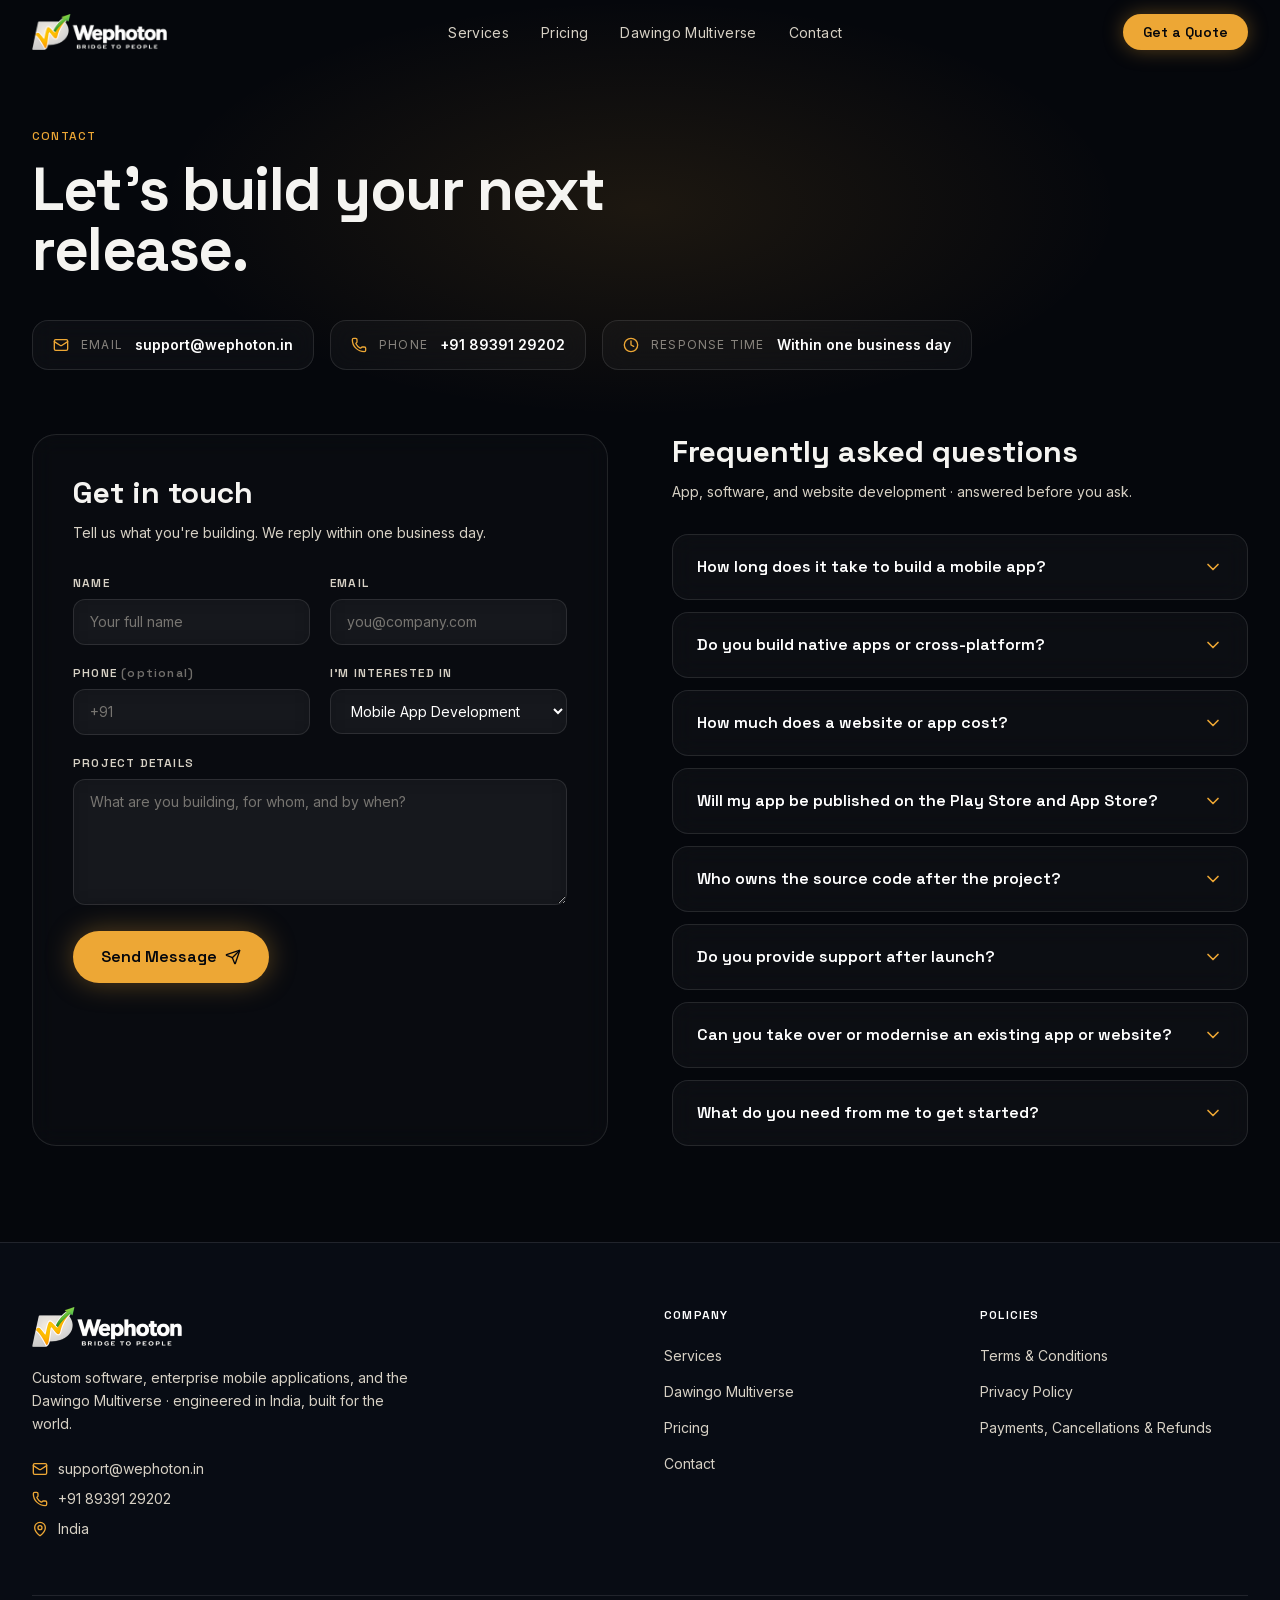
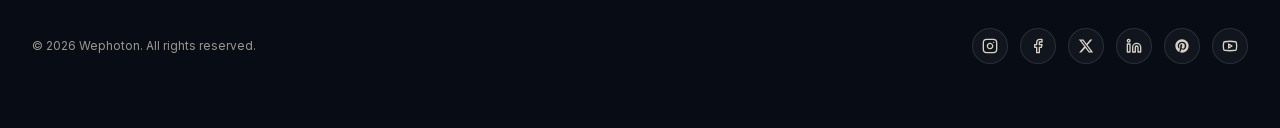
<file: contact.html>
<!DOCTYPE html><html lang="en" class="space_grotesk_4f9f433b-module__fJfFLG__variable inter_7b064e0d-module__MOT0tq__variable h-full antialiased"><head><meta charSet="utf-8"/><meta name="viewport" content="width=device-width, initial-scale=1"/><link rel="preload" href="/_next/static/media/0c89a48fa5027cee-s.p.2cyn07wtgehh0.woff2" as="font" crossorigin="" type="font/woff2"/><link rel="preload" href="/_next/static/media/83afe278b6a6bb3c-s.p.2bn3s6zvc0dyp.woff2" as="font" crossorigin="" type="font/woff2"/><link rel="preload" as="image" href="/brand/wephoton-logo.png"/><link rel="stylesheet" href="/_next/static/chunks/1bmhjjqwtyiva.css" data-precedence="next"/><link rel="preload" as="script" fetchPriority="low" href="/_next/static/chunks/0dhbjz-xsmu83.js"/><script src="/_next/static/chunks/15orcrkp-_9ct.js" async=""></script><script src="/_next/static/chunks/0iec5q4ack_04.js" async=""></script><script src="/_next/static/chunks/082obv3v03b-9.js" async=""></script><script src="/_next/static/chunks/turbopack-009xbv71a0msh.js" async=""></script><script src="/_next/static/chunks/05-c3ty_6dwfk.js" async=""></script><script src="/_next/static/chunks/153tbw49q_1m9.js" async=""></script><script src="/_next/static/chunks/1v0ftu057pkt-.js" async=""></script><script src="/_next/static/chunks/307s922ldtoys.js" async=""></script><meta name="next-size-adjust" content=""/><title>Contact Us | Wephoton</title><meta name="description" content="Get in touch with Wephoton for app, software, and website development · or browse answers to frequently asked questions."/><meta name="keywords" content="software development,mobile app development,enterprise software,SaaS,Dawingo,Wephoton"/><meta property="og:title" content="Wephoton · Software &amp; Mobile App Development"/><meta property="og:description" content="Enterprise software, mobile applications, and the Dawingo Multiverse."/><meta property="og:url" content="https://wephoton.in"/><meta property="og:site_name" content="Wephoton"/><meta property="og:type" content="website"/><meta name="twitter:card" content="summary"/><meta name="twitter:title" content="Wephoton · Software &amp; Mobile App Development"/><meta name="twitter:description" content="Enterprise software, mobile applications, and the Dawingo Multiverse."/><link rel="icon" href="/icon.png?icon.3srfbqiegl4az.png" sizes="512x512" type="image/png"/><script src="/_next/static/chunks/0cz1d0mv5g_q7.js" noModule=""></script></head><body class="min-h-full flex flex-col bg-abyss"><div hidden=""><!--$--><!--/$--></div><header class="fixed inset-x-0 top-0 z-50 border-b transition-colors duration-300 border-transparent bg-transparent"><nav aria-label="Main" class="mx-auto flex h-16 max-w-7xl items-center justify-between px-4 sm:px-6 lg:px-8"><a class="flex items-center gap-2" aria-label="Wephoton home" href="/"><img alt="Wephoton · Bridge to People" width="168" height="45" decoding="async" data-nimg="1" class="h-9 w-auto" style="color:transparent" src="/brand/wephoton-logo.png"/></a><ul class="hidden items-center gap-8 md:flex"><li><a class="text-sm tracking-wide text-platinum transition-colors hover:text-amber" href="/#services">Services</a></li><li><a class="text-sm tracking-wide text-platinum transition-colors hover:text-amber" href="/#pricing">Pricing</a></li><li><a class="text-sm tracking-wide text-platinum transition-colors hover:text-amber" href="/dawingo">Dawingo Multiverse</a></li><li><a class="text-sm tracking-wide text-platinum transition-colors hover:text-amber" href="/contact">Contact</a></li></ul><div class="hidden md:block"><a class="inline-flex items-center rounded-full bg-amber px-5 py-2 font-display text-sm font-semibold text-abyss shadow-[0_0_20px_rgba(237,167,53,0.35)] transition-all duration-300 hover:-translate-y-1 hover:shadow-[0_0_36px_rgba(237,167,53,0.6)]" href="/contact">Get a Quote</a></div><button type="button" class="md:hidden" aria-expanded="false" aria-label="Open menu"><svg xmlns="http://www.w3.org/2000/svg" width="24" height="24" viewBox="0 0 24 24" fill="none" stroke="currentColor" stroke-width="2" stroke-linecap="round" stroke-linejoin="round" class="lucide lucide-menu size-6 text-platinum" aria-hidden="true"><path d="M4 5h16"></path><path d="M4 12h16"></path><path d="M4 19h16"></path></svg></button></nav></header><main class="flex-1 pt-32 pb-24"><div aria-hidden="true" class="pointer-events-none absolute top-0 left-1/2 h-[26rem] w-[60rem] max-w-full -translate-x-1/2 rounded-full bg-[radial-gradient(closest-side,rgba(237,167,53,0.1),transparent)]"></div><div class="relative mx-auto max-w-7xl px-4 sm:px-6 lg:px-8"><p class="font-display text-xs font-medium uppercase tracking-widest text-amber">Contact</p><h1 class="mt-4 max-w-3xl font-display text-5xl font-bold tracking-tight sm:text-6xl">Let&#x27;s build your next release.</h1><ul class="mt-10 flex flex-wrap gap-4"><li class="flex items-center gap-3 rounded-2xl border border-white/10 bg-white/[0.03] px-5 py-3.5 md:backdrop-blur-md"><svg xmlns="http://www.w3.org/2000/svg" width="24" height="24" viewBox="0 0 24 24" fill="none" stroke="currentColor" stroke-width="2" stroke-linecap="round" stroke-linejoin="round" class="lucide lucide-mail size-4 text-amber" aria-hidden="true"><path d="m22 7-8.991 5.727a2 2 0 0 1-2.009 0L2 7"></path><rect x="2" y="4" width="20" height="16" rx="2"></rect></svg><span class="text-xs uppercase tracking-widest text-platinum/60">Email</span><a href="mailto:support@wephoton.in" class="text-sm font-semibold text-white transition-colors hover:text-amber">support@wephoton.in</a></li><li class="flex items-center gap-3 rounded-2xl border border-white/10 bg-white/[0.03] px-5 py-3.5 md:backdrop-blur-md"><svg xmlns="http://www.w3.org/2000/svg" width="24" height="24" viewBox="0 0 24 24" fill="none" stroke="currentColor" stroke-width="2" stroke-linecap="round" stroke-linejoin="round" class="lucide lucide-phone size-4 text-amber" aria-hidden="true"><path d="M13.832 16.568a1 1 0 0 0 1.213-.303l.355-.465A2 2 0 0 1 17 15h3a2 2 0 0 1 2 2v3a2 2 0 0 1-2 2A18 18 0 0 1 2 4a2 2 0 0 1 2-2h3a2 2 0 0 1 2 2v3a2 2 0 0 1-.8 1.6l-.468.351a1 1 0 0 0-.292 1.233 14 14 0 0 0 6.392 6.384"></path></svg><span class="text-xs uppercase tracking-widest text-platinum/60">Phone</span><a href="tel:+918939129202" class="text-sm font-semibold text-white transition-colors hover:text-amber">+91 89391 29202</a></li><li class="flex items-center gap-3 rounded-2xl border border-white/10 bg-white/[0.03] px-5 py-3.5 md:backdrop-blur-md"><svg xmlns="http://www.w3.org/2000/svg" width="24" height="24" viewBox="0 0 24 24" fill="none" stroke="currentColor" stroke-width="2" stroke-linecap="round" stroke-linejoin="round" class="lucide lucide-clock size-4 text-amber" aria-hidden="true"><circle cx="12" cy="12" r="10"></circle><path d="M12 6v6l4 2"></path></svg><span class="text-xs uppercase tracking-widest text-platinum/60">Response time</span><span class="text-sm font-semibold text-white">Within one business day</span></li></ul><div class="mt-16 grid gap-16 lg:grid-cols-2"><div class="rounded-3xl border border-white/10 bg-white/[0.02] p-8 md:backdrop-blur-md sm:p-10"><section aria-labelledby="contact-form-heading"><h2 id="contact-form-heading" class="font-display text-2xl font-bold sm:text-3xl">Get in touch</h2><p class="mt-3 text-sm text-platinum">Tell us what you&#x27;re building. We reply within one business day.</p><form class="mt-8 space-y-5"><div class="grid gap-5 sm:grid-cols-2"><div><label for="name" class="mb-2 block font-display text-xs font-semibold uppercase tracking-widest text-platinum">Name</label><input id="name" type="text" required="" autoComplete="name" placeholder="Your full name" class="w-full rounded-xl border border-white/10 bg-white/[0.04] px-4 py-3 text-sm text-white placeholder:text-platinum/50 md:backdrop-blur-md transition-colors focus:border-amber/60 focus:outline-none" name="name"/></div><div><label for="email" class="mb-2 block font-display text-xs font-semibold uppercase tracking-widest text-platinum">Email</label><input id="email" type="email" required="" autoComplete="email" placeholder="you@company.com" class="w-full rounded-xl border border-white/10 bg-white/[0.04] px-4 py-3 text-sm text-white placeholder:text-platinum/50 md:backdrop-blur-md transition-colors focus:border-amber/60 focus:outline-none" name="email"/></div></div><div class="grid gap-5 sm:grid-cols-2"><div><label for="phone" class="mb-2 block font-display text-xs font-semibold uppercase tracking-widest text-platinum">Phone <span class="normal-case text-platinum/50">(optional)</span></label><input id="phone" type="tel" autoComplete="tel" placeholder="+91" class="w-full rounded-xl border border-white/10 bg-white/[0.04] px-4 py-3 text-sm text-white placeholder:text-platinum/50 md:backdrop-blur-md transition-colors focus:border-amber/60 focus:outline-none" name="phone"/></div><div><label for="interest" class="mb-2 block font-display text-xs font-semibold uppercase tracking-widest text-platinum">I&#x27;m interested in</label><select id="interest" name="interest" required="" class="w-full rounded-xl border border-white/10 bg-white/[0.04] px-4 py-3 text-sm text-white placeholder:text-platinum/50 md:backdrop-blur-md transition-colors focus:border-amber/60 focus:outline-none"><option selected="">Mobile App Development</option><option>Custom Website Development</option><option>Enterprise E-commerce Platform</option><option>Custom Software / Backend</option><option>Dawingo Resto (Live)</option><option>Other Dawingo Products</option></select></div></div><div><label for="message" class="mb-2 block font-display text-xs font-semibold uppercase tracking-widest text-platinum">Project details</label><textarea id="message" name="message" required="" rows="5" placeholder="What are you building, for whom, and by when?" class="w-full rounded-xl border border-white/10 bg-white/[0.04] px-4 py-3 text-sm text-white placeholder:text-platinum/50 md:backdrop-blur-md transition-colors focus:border-amber/60 focus:outline-none"></textarea></div><button type="submit" class="group inline-flex items-center gap-2 rounded-full bg-amber px-7 py-3.5 font-display font-semibold text-abyss shadow-[0_0_28px_rgba(237,167,53,0.35)] transition-all duration-300 hover:-translate-y-1 hover:shadow-[0_0_48px_rgba(237,167,53,0.6)]">Send Message<svg xmlns="http://www.w3.org/2000/svg" width="24" height="24" viewBox="0 0 24 24" fill="none" stroke="currentColor" stroke-width="2" stroke-linecap="round" stroke-linejoin="round" class="lucide lucide-send size-4 transition-transform group-hover:translate-x-1" aria-hidden="true"><path d="M14.536 21.686a.5.5 0 0 0 .937-.024l6.5-19a.496.496 0 0 0-.635-.635l-19 6.5a.5.5 0 0 0-.024.937l7.93 3.18a2 2 0 0 1 1.112 1.11z"></path><path d="m21.854 2.147-10.94 10.939"></path></svg></button></form></section></div><section aria-labelledby="faq-heading"><h2 id="faq-heading" class="font-display text-2xl font-bold sm:text-3xl">Frequently asked questions</h2><p class="mt-3 text-sm text-platinum">App, software, and website development · answered before you ask.</p><div class="mt-8 space-y-3"><details class="group rounded-2xl border border-white/10 bg-white/[0.03] md:backdrop-blur-md transition-colors open:border-amber/40"><summary class="flex cursor-pointer list-none items-center justify-between gap-4 px-6 py-5 font-display font-semibold text-white [&amp;::-webkit-details-marker]:hidden">How long does it take to build a mobile app?<svg xmlns="http://www.w3.org/2000/svg" width="24" height="24" viewBox="0 0 24 24" fill="none" stroke="currentColor" stroke-width="2" stroke-linecap="round" stroke-linejoin="round" class="lucide lucide-chevron-down size-5 shrink-0 text-amber transition-transform duration-300 group-open:rotate-180" aria-hidden="true"><path d="m6 9 6 6 6-6"></path></svg></summary><p class="px-6 pb-6 text-sm leading-relaxed text-platinum">A typical business app takes 8–16 weeks from kickoff to store submission, depending on scope. Simple MVPs can ship in 4–6 weeks; large enterprise apps with custom backends run longer. You get a milestone plan with dates before work begins.</p></details><details class="group rounded-2xl border border-white/10 bg-white/[0.03] md:backdrop-blur-md transition-colors open:border-amber/40"><summary class="flex cursor-pointer list-none items-center justify-between gap-4 px-6 py-5 font-display font-semibold text-white [&amp;::-webkit-details-marker]:hidden">Do you build native apps or cross-platform?<svg xmlns="http://www.w3.org/2000/svg" width="24" height="24" viewBox="0 0 24 24" fill="none" stroke="currentColor" stroke-width="2" stroke-linecap="round" stroke-linejoin="round" class="lucide lucide-chevron-down size-5 shrink-0 text-amber transition-transform duration-300 group-open:rotate-180" aria-hidden="true"><path d="m6 9 6 6 6-6"></path></svg></summary><p class="px-6 pb-6 text-sm leading-relaxed text-platinum">Both. We recommend cross-platform (one codebase for iOS and Android) for most business apps because it cuts cost and time, and go native when a product demands maximum performance or deep platform features. We&#x27;ll advise the right fit for your requirements at scoping.</p></details><details class="group rounded-2xl border border-white/10 bg-white/[0.03] md:backdrop-blur-md transition-colors open:border-amber/40"><summary class="flex cursor-pointer list-none items-center justify-between gap-4 px-6 py-5 font-display font-semibold text-white [&amp;::-webkit-details-marker]:hidden">How much does a website or app cost?<svg xmlns="http://www.w3.org/2000/svg" width="24" height="24" viewBox="0 0 24 24" fill="none" stroke="currentColor" stroke-width="2" stroke-linecap="round" stroke-linejoin="round" class="lucide lucide-chevron-down size-5 shrink-0 text-amber transition-transform duration-300 group-open:rotate-180" aria-hidden="true"><path d="m6 9 6 6 6-6"></path></svg></summary><p class="px-6 pb-6 text-sm leading-relaxed text-platinum">Websites start from ₹4,000, mobile apps from ₹55,000, and enterprise e-commerce platforms from ₹85,000. These are starting points · final pricing depends on features, integrations, and design scope, and is confirmed in a written quotation before any work starts.</p></details><details class="group rounded-2xl border border-white/10 bg-white/[0.03] md:backdrop-blur-md transition-colors open:border-amber/40"><summary class="flex cursor-pointer list-none items-center justify-between gap-4 px-6 py-5 font-display font-semibold text-white [&amp;::-webkit-details-marker]:hidden">Will my app be published on the Play Store and App Store?<svg xmlns="http://www.w3.org/2000/svg" width="24" height="24" viewBox="0 0 24 24" fill="none" stroke="currentColor" stroke-width="2" stroke-linecap="round" stroke-linejoin="round" class="lucide lucide-chevron-down size-5 shrink-0 text-amber transition-transform duration-300 group-open:rotate-180" aria-hidden="true"><path d="m6 9 6 6 6-6"></path></svg></summary><p class="px-6 pb-6 text-sm leading-relaxed text-platinum">Yes. Store submission is part of our app development engagements · we handle store listings, review requirements, and publishing under your developer accounts, and guide you through account creation if you don&#x27;t have them yet.</p></details><details class="group rounded-2xl border border-white/10 bg-white/[0.03] md:backdrop-blur-md transition-colors open:border-amber/40"><summary class="flex cursor-pointer list-none items-center justify-between gap-4 px-6 py-5 font-display font-semibold text-white [&amp;::-webkit-details-marker]:hidden">Who owns the source code after the project?<svg xmlns="http://www.w3.org/2000/svg" width="24" height="24" viewBox="0 0 24 24" fill="none" stroke="currentColor" stroke-width="2" stroke-linecap="round" stroke-linejoin="round" class="lucide lucide-chevron-down size-5 shrink-0 text-amber transition-transform duration-300 group-open:rotate-180" aria-hidden="true"><path d="m6 9 6 6 6-6"></path></svg></summary><p class="px-6 pb-6 text-sm leading-relaxed text-platinum">You do. On full payment, complete source code and deployment credentials for your custom build are handed over to you. Our own pre-existing tools and the Dawingo products remain Wephoton property.</p></details><details class="group rounded-2xl border border-white/10 bg-white/[0.03] md:backdrop-blur-md transition-colors open:border-amber/40"><summary class="flex cursor-pointer list-none items-center justify-between gap-4 px-6 py-5 font-display font-semibold text-white [&amp;::-webkit-details-marker]:hidden">Do you provide support after launch?<svg xmlns="http://www.w3.org/2000/svg" width="24" height="24" viewBox="0 0 24 24" fill="none" stroke="currentColor" stroke-width="2" stroke-linecap="round" stroke-linejoin="round" class="lucide lucide-chevron-down size-5 shrink-0 text-amber transition-transform duration-300 group-open:rotate-180" aria-hidden="true"><path d="m6 9 6 6 6-6"></path></svg></summary><p class="px-6 pb-6 text-sm leading-relaxed text-platinum">Defects reported within 30 days of handover are fixed free. Beyond that, we offer ongoing maintenance plans covering updates, monitoring, feature additions, and OS-version compatibility for apps.</p></details><details class="group rounded-2xl border border-white/10 bg-white/[0.03] md:backdrop-blur-md transition-colors open:border-amber/40"><summary class="flex cursor-pointer list-none items-center justify-between gap-4 px-6 py-5 font-display font-semibold text-white [&amp;::-webkit-details-marker]:hidden">Can you take over or modernise an existing app or website?<svg xmlns="http://www.w3.org/2000/svg" width="24" height="24" viewBox="0 0 24 24" fill="none" stroke="currentColor" stroke-width="2" stroke-linecap="round" stroke-linejoin="round" class="lucide lucide-chevron-down size-5 shrink-0 text-amber transition-transform duration-300 group-open:rotate-180" aria-hidden="true"><path d="m6 9 6 6 6-6"></path></svg></summary><p class="px-6 pb-6 text-sm leading-relaxed text-platinum">Yes. We audit the existing codebase first, then either extend it or propose a rebuild with a migration path · whichever is cheaper and safer for your timeline. Legacy system modernisation is one of our core engagements.</p></details><details class="group rounded-2xl border border-white/10 bg-white/[0.03] md:backdrop-blur-md transition-colors open:border-amber/40"><summary class="flex cursor-pointer list-none items-center justify-between gap-4 px-6 py-5 font-display font-semibold text-white [&amp;::-webkit-details-marker]:hidden">What do you need from me to get started?<svg xmlns="http://www.w3.org/2000/svg" width="24" height="24" viewBox="0 0 24 24" fill="none" stroke="currentColor" stroke-width="2" stroke-linecap="round" stroke-linejoin="round" class="lucide lucide-chevron-down size-5 shrink-0 text-amber transition-transform duration-300 group-open:rotate-180" aria-hidden="true"><path d="m6 9 6 6 6-6"></path></svg></summary><p class="px-6 pb-6 text-sm leading-relaxed text-platinum">A clear idea of the problem, any branding or content you have, and a point of contact for decisions. We turn that into a written scope, quote, and milestone plan · usually within a few business days of the first call.</p></details></div></section></div></div></main><footer class="border-t border-white/10 bg-midnight/60"><div class="mx-auto max-w-7xl px-4 py-16 sm:px-6 lg:px-8"><div class="grid gap-12 lg:grid-cols-4"><div class="lg:col-span-2"><img alt="Wephoton · Bridge to People" loading="lazy" width="190" height="51" decoding="async" data-nimg="1" class="h-10 w-auto" style="color:transparent" src="/brand/wephoton-logo.png"/><p class="mt-5 max-w-sm text-sm leading-relaxed text-platinum">Custom software, enterprise mobile applications, and the Dawingo Multiverse · engineered in India, built for the world.</p><ul class="mt-6 space-y-2.5 text-sm text-platinum"><li><a href="mailto:support@wephoton.in" class="flex items-center gap-2.5 transition-colors hover:text-amber"><svg xmlns="http://www.w3.org/2000/svg" width="24" height="24" viewBox="0 0 24 24" fill="none" stroke="currentColor" stroke-width="2" stroke-linecap="round" stroke-linejoin="round" class="lucide lucide-mail size-4 text-amber" aria-hidden="true"><path d="m22 7-8.991 5.727a2 2 0 0 1-2.009 0L2 7"></path><rect x="2" y="4" width="20" height="16" rx="2"></rect></svg>support@wephoton.in</a></li><li><a href="tel:+918939129202" class="flex items-center gap-2.5 transition-colors hover:text-amber"><svg xmlns="http://www.w3.org/2000/svg" width="24" height="24" viewBox="0 0 24 24" fill="none" stroke="currentColor" stroke-width="2" stroke-linecap="round" stroke-linejoin="round" class="lucide lucide-phone size-4 text-amber" aria-hidden="true"><path d="M13.832 16.568a1 1 0 0 0 1.213-.303l.355-.465A2 2 0 0 1 17 15h3a2 2 0 0 1 2 2v3a2 2 0 0 1-2 2A18 18 0 0 1 2 4a2 2 0 0 1 2-2h3a2 2 0 0 1 2 2v3a2 2 0 0 1-.8 1.6l-.468.351a1 1 0 0 0-.292 1.233 14 14 0 0 0 6.392 6.384"></path></svg>+91 89391 29202</a></li><li class="flex items-center gap-2.5"><svg xmlns="http://www.w3.org/2000/svg" width="24" height="24" viewBox="0 0 24 24" fill="none" stroke="currentColor" stroke-width="2" stroke-linecap="round" stroke-linejoin="round" class="lucide lucide-map-pin size-4 text-amber" aria-hidden="true"><path d="M20 10c0 4.993-5.539 10.193-7.399 11.799a1 1 0 0 1-1.202 0C9.539 20.193 4 14.993 4 10a8 8 0 0 1 16 0"></path><circle cx="12" cy="10" r="3"></circle></svg>India</li></ul></div><nav aria-label="Site"><h3 class="font-display text-xs font-semibold uppercase tracking-widest text-white">Company</h3><ul class="mt-5 space-y-3"><li><a class="text-sm text-platinum transition-colors hover:text-amber" href="/#services">Services</a></li><li><a class="text-sm text-platinum transition-colors hover:text-amber" href="/dawingo">Dawingo Multiverse</a></li><li><a class="text-sm text-platinum transition-colors hover:text-amber" href="/#pricing">Pricing</a></li><li><a class="text-sm text-platinum transition-colors hover:text-amber" href="/contact">Contact</a></li></ul></nav><nav aria-label="Legal"><h3 class="font-display text-xs font-semibold uppercase tracking-widest text-white">Policies</h3><ul class="mt-5 space-y-3"><li><a class="text-sm text-platinum transition-colors hover:text-amber" href="/policies/terms">Terms &amp; Conditions</a></li><li><a class="text-sm text-platinum transition-colors hover:text-amber" href="/policies/privacy">Privacy Policy</a></li><li><a class="text-sm text-platinum transition-colors hover:text-amber" href="/policies/payments-refunds">Payments, Cancellations &amp; Refunds</a></li></ul></nav></div><div class="mt-14 flex flex-col items-start justify-between gap-6 border-t border-white/10 pt-8 sm:flex-row sm:items-center"><p class="text-xs text-platinum/70">© <!-- -->2026<!-- --> Wephoton. All rights reserved.</p><ul class="flex items-center gap-3" aria-label="Social media"><li><a href="https://instagram.com/wephoton" target="_blank" rel="noopener noreferrer" aria-label="Wephoton on Instagram" class="flex size-9 items-center justify-center rounded-full border border-white/10 bg-white/[0.04] text-platinum transition-all duration-300 hover:-translate-y-1 hover:border-amber/50 hover:text-amber hover:shadow-[0_0_20px_rgba(237,167,53,0.25)]"><svg viewBox="0 0 24 24" fill="none" stroke="currentColor" stroke-width="2" stroke-linecap="round" stroke-linejoin="round" class="size-4" aria-hidden="true"><rect width="20" height="20" x="2" y="2" rx="5" ry="5"></rect><path d="M16 11.37A4 4 0 1 1 12.63 8 4 4 0 0 1 16 11.37z"></path><line x1="17.5" x2="17.51" y1="6.5" y2="6.5"></line></svg></a></li><li><a href="https://facebook.com/wephoton" target="_blank" rel="noopener noreferrer" aria-label="Wephoton on Facebook" class="flex size-9 items-center justify-center rounded-full border border-white/10 bg-white/[0.04] text-platinum transition-all duration-300 hover:-translate-y-1 hover:border-amber/50 hover:text-amber hover:shadow-[0_0_20px_rgba(237,167,53,0.25)]"><svg viewBox="0 0 24 24" fill="none" stroke="currentColor" stroke-width="2" stroke-linecap="round" stroke-linejoin="round" class="size-4" aria-hidden="true"><path d="M18 2h-3a5 5 0 0 0-5 5v3H7v4h3v8h4v-8h3l1-4h-4V7a1 1 0 0 1 1-1h3z"></path></svg></a></li><li><a href="https://x.com/wephoton" target="_blank" rel="noopener noreferrer" aria-label="Wephoton on X" class="flex size-9 items-center justify-center rounded-full border border-white/10 bg-white/[0.04] text-platinum transition-all duration-300 hover:-translate-y-1 hover:border-amber/50 hover:text-amber hover:shadow-[0_0_20px_rgba(237,167,53,0.25)]"><svg viewBox="0 0 24 24" fill="currentColor" class="size-4" aria-hidden="true"><path d="M18.244 2.25h3.308l-7.227 8.26 8.502 11.24H16.17l-5.214-6.817L4.99 21.75H1.68l7.73-8.835L1.254 2.25H8.08l4.713 6.231zm-1.161 17.52h1.833L7.084 4.126H5.117z"></path></svg></a></li><li><a href="https://linkedin.com/company/wephoton" target="_blank" rel="noopener noreferrer" aria-label="Wephoton on LinkedIn" class="flex size-9 items-center justify-center rounded-full border border-white/10 bg-white/[0.04] text-platinum transition-all duration-300 hover:-translate-y-1 hover:border-amber/50 hover:text-amber hover:shadow-[0_0_20px_rgba(237,167,53,0.25)]"><svg viewBox="0 0 24 24" fill="none" stroke="currentColor" stroke-width="2" stroke-linecap="round" stroke-linejoin="round" class="size-4" aria-hidden="true"><path d="M16 8a6 6 0 0 1 6 6v7h-4v-7a2 2 0 0 0-2-2 2 2 0 0 0-2 2v7h-4v-7a6 6 0 0 1 6-6z"></path><rect width="4" height="12" x="2" y="9"></rect><circle cx="4" cy="4" r="2"></circle></svg></a></li><li><a href="https://pinterest.com/wephoton" target="_blank" rel="noopener noreferrer" aria-label="Wephoton on Pinterest" class="flex size-9 items-center justify-center rounded-full border border-white/10 bg-white/[0.04] text-platinum transition-all duration-300 hover:-translate-y-1 hover:border-amber/50 hover:text-amber hover:shadow-[0_0_20px_rgba(237,167,53,0.25)]"><svg viewBox="0 0 24 24" fill="currentColor" class="size-4" aria-hidden="true"><path d="M12 2C6.477 2 2 6.477 2 12c0 4.237 2.636 7.855 6.356 9.312-.088-.791-.167-2.005.035-2.868.181-.78 1.172-4.97 1.172-4.97s-.299-.6-.299-1.486c0-1.39.806-2.428 1.81-2.428.853 0 1.265.64 1.265 1.408 0 .858-.546 2.14-.828 3.33-.236.995.5 1.807 1.48 1.807 1.778 0 3.144-1.874 3.144-4.58 0-2.393-1.72-4.068-4.177-4.068-2.845 0-4.515 2.135-4.515 4.34 0 .859.331 1.781.745 2.281a.3.3 0 0 1 .069.288l-.278 1.133c-.044.183-.145.223-.335.134-1.249-.581-2.03-2.407-2.03-3.874 0-3.154 2.292-6.052 6.608-6.052 3.469 0 6.165 2.472 6.165 5.776 0 3.447-2.173 6.22-5.19 6.22-1.013 0-1.965-.527-2.292-1.148l-.623 2.378c-.226.869-.835 1.958-1.244 2.621.937.29 1.931.446 2.962.446 5.523 0 10-4.477 10-10S17.523 2 12 2z"></path></svg></a></li><li><a href="https://youtube.com/@wephoton" target="_blank" rel="noopener noreferrer" aria-label="Wephoton on YouTube" class="flex size-9 items-center justify-center rounded-full border border-white/10 bg-white/[0.04] text-platinum transition-all duration-300 hover:-translate-y-1 hover:border-amber/50 hover:text-amber hover:shadow-[0_0_20px_rgba(237,167,53,0.25)]"><svg viewBox="0 0 24 24" fill="none" stroke="currentColor" stroke-width="2" stroke-linecap="round" stroke-linejoin="round" class="size-4" aria-hidden="true"><path d="M2.5 17a24.12 24.12 0 0 1 0-10 2 2 0 0 1 1.4-1.4 49.56 49.56 0 0 1 16.2 0A2 2 0 0 1 21.5 7a24.12 24.12 0 0 1 0 10 2 2 0 0 1-1.4 1.4 49.55 49.55 0 0 1-16.2 0A2 2 0 0 1 2.5 17"></path><path d="m10 15 5-3-5-3z"></path></svg></a></li></ul></div></div></footer><!--$--><!--/$--><script src="/_next/static/chunks/0dhbjz-xsmu83.js" id="_R_" async=""></script><script>(self.__next_f=self.__next_f||[]).push([0])</script><script>self.__next_f.push([1,"1:\"$Sreact.fragment\"\n2:I[39756,[\"/_next/static/chunks/05-c3ty_6dwfk.js\",\"/_next/static/chunks/153tbw49q_1m9.js\"],\"default\"]\n3:I[37457,[\"/_next/static/chunks/05-c3ty_6dwfk.js\",\"/_next/static/chunks/153tbw49q_1m9.js\"],\"default\"]\n4:I[63780,[\"/_next/static/chunks/05-c3ty_6dwfk.js\",\"/_next/static/chunks/153tbw49q_1m9.js\",\"/_next/static/chunks/1v0ftu057pkt-.js\",\"/_next/static/chunks/307s922ldtoys.js\"],\"default\"]\n5:I[5014,[\"/_next/static/chunks/05-c3ty_6dwfk.js\",\"/_next/static/chunks/153tbw49q_1m9.js\",\"/_next/static/chunks/1v0ftu057pkt-.js\",\"/_next/static/chunks/307s922ldtoys.js\"],\"default\"]\nf:I[68027,[\"/_next/static/chunks/05-c3ty_6dwfk.js\",\"/_next/static/chunks/153tbw49q_1m9.js\"],\"default\",1]\n:HL[\"/_next/static/chunks/1bmhjjqwtyiva.css\",\"style\"]\n:HL[\"/_next/static/media/0c89a48fa5027cee-s.p.2cyn07wtgehh0.woff2\",\"font\",{\"crossOrigin\":\"\",\"type\":\"font/woff2\"}]\n:HL[\"/_next/static/media/83afe278b6a6bb3c-s.p.2bn3s6zvc0dyp.woff2\",\"font\",{\"crossOrigin\":\"\",\"type\":\"font/woff2\"}]\n"])</script><script>self.__next_f.push([1,"0:{\"P\":null,\"c\":[\"\",\"contact\"],\"q\":\"\",\"i\":false,\"f\":[[[\"\",{\"children\":[\"contact\",{\"children\":[\"__PAGE__\",{}]}]},\"$undefined\",\"$undefined\",16],[[\"$\",\"$1\",\"c\",{\"children\":[[[\"$\",\"link\",\"0\",{\"rel\":\"stylesheet\",\"href\":\"/_next/static/chunks/1bmhjjqwtyiva.css\",\"precedence\":\"next\",\"crossOrigin\":\"$undefined\",\"nonce\":\"$undefined\"}],[\"$\",\"script\",\"script-0\",{\"src\":\"/_next/static/chunks/05-c3ty_6dwfk.js\",\"async\":true,\"nonce\":\"$undefined\"}],[\"$\",\"script\",\"script-1\",{\"src\":\"/_next/static/chunks/153tbw49q_1m9.js\",\"async\":true,\"nonce\":\"$undefined\"}]],[\"$\",\"html\",null,{\"lang\":\"en\",\"className\":\"space_grotesk_4f9f433b-module__fJfFLG__variable inter_7b064e0d-module__MOT0tq__variable h-full antialiased\",\"children\":[\"$\",\"body\",null,{\"className\":\"min-h-full flex flex-col bg-abyss\",\"children\":[\"$\",\"$L2\",null,{\"parallelRouterKey\":\"children\",\"error\":\"$undefined\",\"errorStyles\":\"$undefined\",\"errorScripts\":\"$undefined\",\"template\":[\"$\",\"$L3\",null,{}],\"templateStyles\":\"$undefined\",\"templateScripts\":\"$undefined\",\"notFound\":[[[\"$\",\"title\",null,{\"children\":\"404: This page could not be found.\"}],[\"$\",\"div\",null,{\"style\":{\"fontFamily\":\"system-ui,\\\"Segoe UI\\\",Roboto,Helvetica,Arial,sans-serif,\\\"Apple Color Emoji\\\",\\\"Segoe UI Emoji\\\"\",\"height\":\"100vh\",\"textAlign\":\"center\",\"display\":\"flex\",\"flexDirection\":\"column\",\"alignItems\":\"center\",\"justifyContent\":\"center\"},\"children\":[\"$\",\"div\",null,{\"children\":[[\"$\",\"style\",null,{\"dangerouslySetInnerHTML\":{\"__html\":\"body{color:#000;background:#fff;margin:0}.next-error-h1{border-right:1px solid rgba(0,0,0,.3)}@media (prefers-color-scheme:dark){body{color:#fff;background:#000}.next-error-h1{border-right:1px solid rgba(255,255,255,.3)}}\"}}],[\"$\",\"h1\",null,{\"className\":\"next-error-h1\",\"style\":{\"display\":\"inline-block\",\"margin\":\"0 20px 0 0\",\"padding\":\"0 23px 0 0\",\"fontSize\":24,\"fontWeight\":500,\"verticalAlign\":\"top\",\"lineHeight\":\"49px\"},\"children\":404}],[\"$\",\"div\",null,{\"style\":{\"display\":\"inline-block\"},\"children\":[\"$\",\"h2\",null,{\"style\":{\"fontSize\":14,\"fontWeight\":400,\"lineHeight\":\"49px\",\"margin\":0},\"children\":\"This page could not be found.\"}]}]]}]}]],[]],\"forbidden\":\"$undefined\",\"unauthorized\":\"$undefined\"}]}]}]]}],{\"children\":[[\"$\",\"$1\",\"c\",{\"children\":[null,[\"$\",\"$L2\",null,{\"parallelRouterKey\":\"children\",\"error\":\"$undefined\",\"errorStyles\":\"$undefined\",\"errorScripts\":\"$undefined\",\"template\":[\"$\",\"$L3\",null,{}],\"templateStyles\":\"$undefined\",\"templateScripts\":\"$undefined\",\"notFound\":\"$undefined\",\"forbidden\":\"$undefined\",\"unauthorized\":\"$undefined\"}]]}],{\"children\":[[\"$\",\"$1\",\"c\",{\"children\":[[[\"$\",\"$L4\",null,{}],[\"$\",\"main\",null,{\"className\":\"flex-1 pt-32 pb-24\",\"children\":[[\"$\",\"div\",null,{\"aria-hidden\":true,\"className\":\"pointer-events-none absolute top-0 left-1/2 h-[26rem] w-[60rem] max-w-full -translate-x-1/2 rounded-full bg-[radial-gradient(closest-side,rgba(237,167,53,0.1),transparent)]\"}],[\"$\",\"div\",null,{\"className\":\"relative mx-auto max-w-7xl px-4 sm:px-6 lg:px-8\",\"children\":[[\"$\",\"p\",null,{\"className\":\"font-display text-xs font-medium uppercase tracking-widest text-amber\",\"children\":\"Contact\"}],[\"$\",\"h1\",null,{\"className\":\"mt-4 max-w-3xl font-display text-5xl font-bold tracking-tight sm:text-6xl\",\"children\":\"Let's build your next release.\"}],[\"$\",\"ul\",null,{\"className\":\"mt-10 flex flex-wrap gap-4\",\"children\":[[\"$\",\"li\",\"Email\",{\"className\":\"flex items-center gap-3 rounded-2xl border border-white/10 bg-white/[0.03] px-5 py-3.5 md:backdrop-blur-md\",\"children\":[[\"$\",\"$L5\",null,{\"ref\":\"$undefined\",\"iconNode\":[[\"path\",{\"d\":\"m22 7-8.991 5.727a2 2 0 0 1-2.009 0L2 7\",\"key\":\"132q7q\"}],[\"rect\",{\"x\":\"2\",\"y\":\"4\",\"width\":\"20\",\"height\":\"16\",\"rx\":\"2\",\"key\":\"izxlao\"}]],\"className\":\"lucide-mail size-4 text-amber\",\"aria-hidden\":true}],[\"$\",\"span\",null,{\"className\":\"text-xs uppercase tracking-widest text-platinum/60\",\"children\":\"Email\"}],[\"$\",\"a\",null,{\"href\":\"mailto:support@wephoton.in\",\"className\":\"text-sm font-semibold text-white transition-colors hover:text-amber\",\"children\":\"support@wephoton.in\"}]]}],[\"$\",\"li\",\"Phone\",{\"className\":\"flex items-center gap-3 rounded-2xl border border-white/10 bg-white/[0.03] px-5 py-3.5 md:backdrop-blur-md\",\"children\":[[\"$\",\"$L5\",null,{\"ref\":\"$undefined\",\"iconNode\":[[\"path\",{\"d\":\"M13.832 16.568a1 1 0 0 0 1.213-.303l.355-.465A2 2 0 0 1 17 15h3a2 2 0 0 1 2 2v3a2 2 0 0 1-2 2A18 18 0 0 1 2 4a2 2 0 0 1 2-2h3a2 2 0 0 1 2 2v3a2 2 0 0 1-.8 1.6l-.468.351a1 1 0 0 0-.292 1.233 14 14 0 0 0 6.392 6.384\",\"key\":\"9njp5v\"}]],\"className\":\"lucide-phone size-4 text-amber\",\"aria-hidden\":true}],[\"$\",\"span\",null,{\"className\":\"text-xs uppercase tracking-widest text-platinum/60\",\"children\":\"Phone\"}],\"$L6\"]}],\"$L7\"]}],\"$L8\"]}]]}],\"$L9\"],[\"$La\",\"$Lb\"],\"$Lc\"]}],{},null,false,null]},null,false,\"$@d\"]},null,false,null],\"$Le\",false]],\"m\":\"$undefined\",\"G\":[\"$f\",[\"$L10\"]],\"S\":true,\"h\":null,\"s\":\"$undefined\",\"l\":\"$undefined\",\"p\":\"$undefined\",\"d\":\"$undefined\",\"b\":\"pEidzEzJNo-wVstBHLxjC\"}\n"])</script><script>self.__next_f.push([1,"11:I[55944,[\"/_next/static/chunks/05-c3ty_6dwfk.js\",\"/_next/static/chunks/153tbw49q_1m9.js\",\"/_next/static/chunks/1v0ftu057pkt-.js\",\"/_next/static/chunks/307s922ldtoys.js\"],\"default\"]\n18:I[5500,[\"/_next/static/chunks/05-c3ty_6dwfk.js\",\"/_next/static/chunks/153tbw49q_1m9.js\",\"/_next/static/chunks/1v0ftu057pkt-.js\",\"/_next/static/chunks/307s922ldtoys.js\"],\"Image\"]\n19:I[22016,[\"/_next/static/chunks/05-c3ty_6dwfk.js\",\"/_next/static/chunks/153tbw49q_1m9.js\",\"/_next/static/chunks/1v0ftu057pkt-.js\",\"/_next/static/chunks/307s922ldtoys.js\"],\"\"]\n20:I[97367,[\"/_next/static/chunks/05-c3ty_6dwfk.js\",\"/_next/static/chunks/153tbw49q_1m9.js\"],\"OutletBoundary\"]\n21:\"$Sreact.suspense\"\n24:I[97367,[\"/_next/static/chunks/05-c3ty_6dwfk.js\",\"/_next/static/chunks/153tbw49q_1m9.js\"],\"ViewportBoundary\"]\n26:I[97367,[\"/_next/static/chunks/05-c3ty_6dwfk.js\",\"/_next/static/chunks/153tbw49q_1m9.js\"],\"MetadataBoundary\"]\n6:[\"$\",\"a\",null,{\"href\":\"tel:+918939129202\",\"className\":\"text-sm font-semibold text-white transition-colors hover:text-amber\",\"children\":\"+91 89391 29202\"}]\n7:[\"$\",\"li\",\"Response time\",{\"className\":\"flex items-center gap-3 rounded-2xl border border-white/10 bg-white/[0.03] px-5 py-3.5 md:backdrop-blur-md\",\"children\":[[\"$\",\"$L5\",null,{\"ref\":\"$undefined\",\"iconNode\":[[\"circle\",{\"cx\":\"12\",\"cy\":\"12\",\"r\":\"10\",\"key\":\"1mglay\"}],[\"path\",{\"d\":\"M12 6v6l4 2\",\"key\":\"mmk7yg\"}]],\"className\":\"lucide-clock size-4 text-amber\",\"aria-hidden\":true}],[\"$\",\"span\",null,{\"className\":\"text-xs uppercase tracking-widest text-platinum/60\",\"children\":\"Response time\"}],[\"$\",\"span\",null,{\"className\":\"text-sm font-semibold text-white\",\"children\":\"Within one business day\"}]]}]\n"])</script><script>self.__next_f.push([1,"8:[\"$\",\"div\",null,{\"className\":\"mt-16 grid gap-16 lg:grid-cols-2\",\"children\":[[\"$\",\"div\",null,{\"className\":\"rounded-3xl border border-white/10 bg-white/[0.02] p-8 md:backdrop-blur-md sm:p-10\",\"children\":[\"$\",\"$L11\",null,{}]}],[\"$\",\"section\",null,{\"aria-labelledby\":\"faq-heading\",\"children\":[[\"$\",\"h2\",null,{\"id\":\"faq-heading\",\"className\":\"font-display text-2xl font-bold sm:text-3xl\",\"children\":\"Frequently asked questions\"}],[\"$\",\"p\",null,{\"className\":\"mt-3 text-sm text-platinum\",\"children\":\"App, software, and website development · answered before you ask.\"}],[\"$\",\"div\",null,{\"className\":\"mt-8 space-y-3\",\"children\":[[\"$\",\"details\",\"How long does it take to build a mobile app?\",{\"className\":\"group rounded-2xl border border-white/10 bg-white/[0.03] md:backdrop-blur-md transition-colors open:border-amber/40\",\"children\":[[\"$\",\"summary\",null,{\"className\":\"flex cursor-pointer list-none items-center justify-between gap-4 px-6 py-5 font-display font-semibold text-white [\u0026::-webkit-details-marker]:hidden\",\"children\":[\"How long does it take to build a mobile app?\",[\"$\",\"$L5\",null,{\"ref\":\"$undefined\",\"iconNode\":[[\"path\",{\"d\":\"m6 9 6 6 6-6\",\"key\":\"qrunsl\"}]],\"className\":\"lucide-chevron-down size-5 shrink-0 text-amber transition-transform duration-300 group-open:rotate-180\",\"aria-hidden\":true}]]}],[\"$\",\"p\",null,{\"className\":\"px-6 pb-6 text-sm leading-relaxed text-platinum\",\"children\":\"A typical business app takes 8–16 weeks from kickoff to store submission, depending on scope. Simple MVPs can ship in 4–6 weeks; large enterprise apps with custom backends run longer. You get a milestone plan with dates before work begins.\"}]]}],[\"$\",\"details\",\"Do you build native apps or cross-platform?\",{\"className\":\"group rounded-2xl border border-white/10 bg-white/[0.03] md:backdrop-blur-md transition-colors open:border-amber/40\",\"children\":[[\"$\",\"summary\",null,{\"className\":\"flex cursor-pointer list-none items-center justify-between gap-4 px-6 py-5 font-display font-semibold text-white [\u0026::-webkit-details-marker]:hidden\",\"children\":[\"Do you build native apps or cross-platform?\",[\"$\",\"$L5\",null,{\"ref\":\"$undefined\",\"iconNode\":\"$8:props:children:1:props:children:2:props:children:0:props:children:0:props:children:1:props:iconNode\",\"className\":\"lucide-chevron-down size-5 shrink-0 text-amber transition-transform duration-300 group-open:rotate-180\",\"aria-hidden\":true}]]}],[\"$\",\"p\",null,{\"className\":\"px-6 pb-6 text-sm leading-relaxed text-platinum\",\"children\":\"Both. We recommend cross-platform (one codebase for iOS and Android) for most business apps because it cuts cost and time, and go native when a product demands maximum performance or deep platform features. We'll advise the right fit for your requirements at scoping.\"}]]}],[\"$\",\"details\",\"How much does a website or app cost?\",{\"className\":\"group rounded-2xl border border-white/10 bg-white/[0.03] md:backdrop-blur-md transition-colors open:border-amber/40\",\"children\":[[\"$\",\"summary\",null,{\"className\":\"flex cursor-pointer list-none items-center justify-between gap-4 px-6 py-5 font-display font-semibold text-white [\u0026::-webkit-details-marker]:hidden\",\"children\":[\"How much does a website or app cost?\",[\"$\",\"$L5\",null,{\"ref\":\"$undefined\",\"iconNode\":\"$8:props:children:1:props:children:2:props:children:0:props:children:0:props:children:1:props:iconNode\",\"className\":\"lucide-chevron-down size-5 shrink-0 text-amber transition-transform duration-300 group-open:rotate-180\",\"aria-hidden\":true}]]}],[\"$\",\"p\",null,{\"className\":\"px-6 pb-6 text-sm leading-relaxed text-platinum\",\"children\":\"Websites start from ₹4,000, mobile apps from ₹55,000, and enterprise e-commerce platforms from ₹85,000. These are starting points · final pricing depends on features, integrations, and design scope, and is confirmed in a written quotation before any work starts.\"}]]}],[\"$\",\"details\",\"Will my app be published on the Play Store and App Store?\",{\"className\":\"group rounded-2xl border border-white/10 bg-white/[0.03] md:backdrop-blur-md transition-colors open:border-amber/40\",\"children\":[\"$L12\",\"$L13\"]}],\"$L14\",\"$L15\",\"$L16\",\"$L17\"]}]]}]]}]\n"])</script><script>self.__next_f.push([1,"9:[\"$\",\"footer\",null,{\"className\":\"border-t border-white/10 bg-midnight/60\",\"children\":[\"$\",\"div\",null,{\"className\":\"mx-auto max-w-7xl px-4 py-16 sm:px-6 lg:px-8\",\"children\":[[\"$\",\"div\",null,{\"className\":\"grid gap-12 lg:grid-cols-4\",\"children\":[[\"$\",\"div\",null,{\"className\":\"lg:col-span-2\",\"children\":[[\"$\",\"$L18\",null,{\"src\":\"/brand/wephoton-logo.png\",\"alt\":\"Wephoton · Bridge to People\",\"width\":190,\"height\":51,\"className\":\"h-10 w-auto\"}],[\"$\",\"p\",null,{\"className\":\"mt-5 max-w-sm text-sm leading-relaxed text-platinum\",\"children\":\"Custom software, enterprise mobile applications, and the Dawingo Multiverse · engineered in India, built for the world.\"}],[\"$\",\"ul\",null,{\"className\":\"mt-6 space-y-2.5 text-sm text-platinum\",\"children\":[[\"$\",\"li\",null,{\"children\":[\"$\",\"a\",null,{\"href\":\"mailto:support@wephoton.in\",\"className\":\"flex items-center gap-2.5 transition-colors hover:text-amber\",\"children\":[[\"$\",\"$L5\",null,{\"ref\":\"$undefined\",\"iconNode\":\"$0:f:0:1:1:children:1:children:0:props:children:0:1:props:children:1:props:children:2:props:children:0:props:children:0:props:iconNode\",\"className\":\"lucide-mail size-4 text-amber\",\"aria-hidden\":true}],\"support@wephoton.in\"]}]}],[\"$\",\"li\",null,{\"children\":[\"$\",\"a\",null,{\"href\":\"tel:+918939129202\",\"className\":\"flex items-center gap-2.5 transition-colors hover:text-amber\",\"children\":[[\"$\",\"$L5\",null,{\"ref\":\"$undefined\",\"iconNode\":\"$0:f:0:1:1:children:1:children:0:props:children:0:1:props:children:1:props:children:2:props:children:1:props:children:0:props:iconNode\",\"className\":\"lucide-phone size-4 text-amber\",\"aria-hidden\":true}],\"+91 89391 29202\"]}]}],[\"$\",\"li\",null,{\"className\":\"flex items-center gap-2.5\",\"children\":[[\"$\",\"$L5\",null,{\"ref\":\"$undefined\",\"iconNode\":[[\"path\",{\"d\":\"M20 10c0 4.993-5.539 10.193-7.399 11.799a1 1 0 0 1-1.202 0C9.539 20.193 4 14.993 4 10a8 8 0 0 1 16 0\",\"key\":\"1r0f0z\"}],[\"circle\",{\"cx\":\"12\",\"cy\":\"10\",\"r\":\"3\",\"key\":\"ilqhr7\"}]],\"className\":\"lucide-map-pin size-4 text-amber\",\"aria-hidden\":true}],\"India\"]}]]}]]}],[\"$\",\"nav\",null,{\"aria-label\":\"Site\",\"children\":[[\"$\",\"h3\",null,{\"className\":\"font-display text-xs font-semibold uppercase tracking-widest text-white\",\"children\":\"Company\"}],[\"$\",\"ul\",null,{\"className\":\"mt-5 space-y-3\",\"children\":[[\"$\",\"li\",\"/#services\",{\"children\":[\"$\",\"$L19\",null,{\"href\":\"/#services\",\"className\":\"text-sm text-platinum transition-colors hover:text-amber\",\"children\":\"Services\"}]}],[\"$\",\"li\",\"/dawingo\",{\"children\":[\"$\",\"$L19\",null,{\"href\":\"/dawingo\",\"className\":\"text-sm text-platinum transition-colors hover:text-amber\",\"children\":\"Dawingo Multiverse\"}]}],[\"$\",\"li\",\"/#pricing\",{\"children\":[\"$\",\"$L19\",null,{\"href\":\"/#pricing\",\"className\":\"text-sm text-platinum transition-colors hover:text-amber\",\"children\":\"Pricing\"}]}],[\"$\",\"li\",\"/contact\",{\"children\":[\"$\",\"$L19\",null,{\"href\":\"/contact\",\"className\":\"text-sm text-platinum transition-colors hover:text-amber\",\"children\":\"Contact\"}]}]]}]]}],[\"$\",\"nav\",null,{\"aria-label\":\"Legal\",\"children\":[[\"$\",\"h3\",null,{\"className\":\"font-display text-xs font-semibold uppercase tracking-widest text-white\",\"children\":\"Policies\"}],[\"$\",\"ul\",null,{\"className\":\"mt-5 space-y-3\",\"children\":[[\"$\",\"li\",\"/policies/terms\",{\"children\":[\"$\",\"$L19\",null,{\"href\":\"/policies/terms\",\"className\":\"text-sm text-platinum transition-colors hover:text-amber\",\"children\":\"Terms \u0026 Conditions\"}]}],[\"$\",\"li\",\"/policies/privacy\",{\"children\":[\"$\",\"$L19\",null,{\"href\":\"/policies/privacy\",\"className\":\"text-sm text-platinum transition-colors hover:text-amber\",\"children\":\"Privacy Policy\"}]}],[\"$\",\"li\",\"/policies/payments-refunds\",{\"children\":[\"$\",\"$L19\",null,{\"href\":\"/policies/payments-refunds\",\"className\":\"text-sm text-platinum transition-colors hover:text-amber\",\"children\":\"Payments, Cancellations \u0026 Refunds\"}]}]]}]]}]]}],[\"$\",\"div\",null,{\"className\":\"mt-14 flex flex-col items-start justify-between gap-6 border-t border-white/10 pt-8 sm:flex-row sm:items-center\",\"children\":[[\"$\",\"p\",null,{\"className\":\"text-xs text-platinum/70\",\"children\":[\"© \",2026,\" Wephoton. All rights reserved.\"]}],[\"$\",\"ul\",null,{\"className\":\"flex items-center gap-3\",\"aria-label\":\"Social media\",\"children\":[[\"$\",\"li\",\"Instagram\",{\"children\":[\"$\",\"a\",null,{\"href\":\"https://instagram.com/wephoton\",\"target\":\"_blank\",\"rel\":\"noopener noreferrer\",\"aria-label\":\"Wephoton on Instagram\",\"className\":\"flex size-9 items-center justify-center rounded-full border border-white/10 bg-white/[0.04] text-platinum transition-all duration-300 hover:-translate-y-1 hover:border-amber/50 hover:text-amber hover:shadow-[0_0_20px_rgba(237,167,53,0.25)]\",\"children\":\"$L1a\"}]}],\"$L1b\",\"$L1c\",\"$L1d\",\"$L1e\",\"$L1f\"]}]]}]]}]}]\n"])</script><script>self.__next_f.push([1,"a:[\"$\",\"script\",\"script-0\",{\"src\":\"/_next/static/chunks/1v0ftu057pkt-.js\",\"async\":true,\"nonce\":\"$undefined\"}]\nb:[\"$\",\"script\",\"script-1\",{\"src\":\"/_next/static/chunks/307s922ldtoys.js\",\"async\":true,\"nonce\":\"$undefined\"}]\nc:[\"$\",\"$L20\",null,{\"children\":[\"$\",\"$21\",null,{\"name\":\"Next.MetadataOutlet\",\"children\":\"$@22\"}]}]\n23:[]\nd:\"$W23\"\ne:[\"$\",\"$1\",\"h\",{\"children\":[null,[\"$\",\"$L24\",null,{\"children\":\"$L25\"}],[\"$\",\"div\",null,{\"hidden\":true,\"children\":[\"$\",\"$L26\",null,{\"children\":[\"$\",\"$21\",null,{\"name\":\"Next.Metadata\",\"children\":\"$L27\"}]}]}],[\"$\",\"meta\",null,{\"name\":\"next-size-adjust\",\"content\":\"\"}]]}]\n10:[\"$\",\"link\",\"0\",{\"rel\":\"stylesheet\",\"href\":\"/_next/static/chunks/1bmhjjqwtyiva.css\",\"precedence\":\"next\",\"crossOrigin\":\"$undefined\",\"nonce\":\"$undefined\"}]\n"])</script><script>self.__next_f.push([1,"12:[\"$\",\"summary\",null,{\"className\":\"flex cursor-pointer list-none items-center justify-between gap-4 px-6 py-5 font-display font-semibold text-white [\u0026::-webkit-details-marker]:hidden\",\"children\":[\"Will my app be published on the Play Store and App Store?\",[\"$\",\"$L5\",null,{\"ref\":\"$undefined\",\"iconNode\":\"$8:props:children:1:props:children:2:props:children:0:props:children:0:props:children:1:props:iconNode\",\"className\":\"lucide-chevron-down size-5 shrink-0 text-amber transition-transform duration-300 group-open:rotate-180\",\"aria-hidden\":true}]]}]\n13:[\"$\",\"p\",null,{\"className\":\"px-6 pb-6 text-sm leading-relaxed text-platinum\",\"children\":\"Yes. Store submission is part of our app development engagements · we handle store listings, review requirements, and publishing under your developer accounts, and guide you through account creation if you don't have them yet.\"}]\n14:[\"$\",\"details\",\"Who owns the source code after the project?\",{\"className\":\"group rounded-2xl border border-white/10 bg-white/[0.03] md:backdrop-blur-md transition-colors open:border-amber/40\",\"children\":[[\"$\",\"summary\",null,{\"className\":\"flex cursor-pointer list-none items-center justify-between gap-4 px-6 py-5 font-display font-semibold text-white [\u0026::-webkit-details-marker]:hidden\",\"children\":[\"Who owns the source code after the project?\",[\"$\",\"$L5\",null,{\"ref\":\"$undefined\",\"iconNode\":\"$8:props:children:1:props:children:2:props:children:0:props:children:0:props:children:1:props:iconNode\",\"className\":\"lucide-chevron-down size-5 shrink-0 text-amber transition-transform duration-300 group-open:rotate-180\",\"aria-hidden\":true}]]}],[\"$\",\"p\",null,{\"className\":\"px-6 pb-6 text-sm leading-relaxed text-platinum\",\"children\":\"You do. On full payment, complete source code and deployment credentials for your custom build are handed over to you. Our own pre-existing tools and the Dawingo products remain Wephoton property.\"}]]}]\n15:[\"$\",\"details\",\"Do you provide support after launch?\",{\"className\":\"group rounded-2xl border border-white/10 bg-white/[0.03] md:backdrop-blur-md transition-colors open:border-amber/40\",\"children\":[[\"$\",\"summary\",null,{\"className\":\"flex cursor-pointer list-none items-center justify-between gap-4 px-6 py-5 font-display font-semibold text-white [\u0026::-webkit-details-marker]:hidden\",\"children\":[\"Do you provide support after launch?\",[\"$\",\"$L5\",null,{\"ref\":\"$undefined\",\"iconNode\":\"$8:props:children:1:props:children:2:props:children:0:props:children:0:props:children:1:props:iconNode\",\"className\":\"lucide-chevron-down size-5 shrink-0 text-amber transition-transform duration-300 group-open:rotate-180\",\"aria-hidden\":true}]]}],[\"$\",\"p\",null,{\"className\":\"px-6 pb-6 text-sm leading-relaxed text-platinum\",\"children\":\"Defects reported within 30 days of handover are fixed free. Beyond that, we offer ongoing maintenance plans covering updates, monitoring, feature additions, and OS-version compatibility for apps.\"}]]}]\n16:[\"$\",\"details\",\"Can you take over or modernise an existing app or website?\",{\"className\":\"group rounded-2xl border border-white/10 bg-white/[0.03] md:backdrop-blur-md transition-colors open:border-amber/40\",\"children\":[[\"$\",\"summary\",null,{\"className\":\"flex cursor-pointer list-none items-center justify-between gap-4 px-6 py-5 font-display font-semibold text-white [\u0026::-webkit-details-marker]:hidden\",\"children\":[\"Can you take over or modernise an existing app or website?\",[\"$\",\"$L5\",null,{\"ref\":\"$undefined\",\"iconNode\":\"$8:props:children:1:props:children:2:props:children:0:props:children:0:props:children:1:props:iconNode\",\"className\":\"lucide-chevron-down size-5 shrink-0 text-amber transition-transform duration-300 group-open:rotate-180\",\"aria-hidden\":true}]]}],[\"$\",\"p\",null,{\"className\":\"px-6 pb-6 text-sm leading-relaxed text-platinum\",\"children\":\"Yes. We audit the existing codebase first, then either extend it or propose a rebuild with a migration path · whichever is cheaper and safer for your timeline. Legacy system modernisation is one of our core engagements.\"}]]}]\n17:[\"$\",\"details\",\"What do you need from me to get started?\",{\"className\":\"group rou"])</script><script>self.__next_f.push([1,"nded-2xl border border-white/10 bg-white/[0.03] md:backdrop-blur-md transition-colors open:border-amber/40\",\"children\":[[\"$\",\"summary\",null,{\"className\":\"flex cursor-pointer list-none items-center justify-between gap-4 px-6 py-5 font-display font-semibold text-white [\u0026::-webkit-details-marker]:hidden\",\"children\":[\"What do you need from me to get started?\",[\"$\",\"$L5\",null,{\"ref\":\"$undefined\",\"iconNode\":\"$8:props:children:1:props:children:2:props:children:0:props:children:0:props:children:1:props:iconNode\",\"className\":\"lucide-chevron-down size-5 shrink-0 text-amber transition-transform duration-300 group-open:rotate-180\",\"aria-hidden\":true}]]}],[\"$\",\"p\",null,{\"className\":\"px-6 pb-6 text-sm leading-relaxed text-platinum\",\"children\":\"A clear idea of the problem, any branding or content you have, and a point of contact for decisions. We turn that into a written scope, quote, and milestone plan · usually within a few business days of the first call.\"}]]}]\n1a:[\"$\",\"svg\",null,{\"viewBox\":\"0 0 24 24\",\"fill\":\"none\",\"stroke\":\"currentColor\",\"strokeWidth\":\"2\",\"strokeLinecap\":\"round\",\"strokeLinejoin\":\"round\",\"className\":\"size-4\",\"aria-hidden\":true,\"children\":[[\"$\",\"rect\",null,{\"width\":\"20\",\"height\":\"20\",\"x\":\"2\",\"y\":\"2\",\"rx\":\"5\",\"ry\":\"5\"}],[\"$\",\"path\",null,{\"d\":\"M16 11.37A4 4 0 1 1 12.63 8 4 4 0 0 1 16 11.37z\"}],[\"$\",\"line\",null,{\"x1\":\"17.5\",\"x2\":\"17.51\",\"y1\":\"6.5\",\"y2\":\"6.5\"}]]}]\n1b:[\"$\",\"li\",\"Facebook\",{\"children\":[\"$\",\"a\",null,{\"href\":\"https://facebook.com/wephoton\",\"target\":\"_blank\",\"rel\":\"noopener noreferrer\",\"aria-label\":\"Wephoton on Facebook\",\"className\":\"flex size-9 items-center justify-center rounded-full border border-white/10 bg-white/[0.04] text-platinum transition-all duration-300 hover:-translate-y-1 hover:border-amber/50 hover:text-amber hover:shadow-[0_0_20px_rgba(237,167,53,0.25)]\",\"children\":[\"$\",\"svg\",null,{\"viewBox\":\"0 0 24 24\",\"fill\":\"none\",\"stroke\":\"currentColor\",\"strokeWidth\":\"2\",\"strokeLinecap\":\"round\",\"strokeLinejoin\":\"round\",\"className\":\"size-4\",\"aria-hidden\":true,\"children\":[\"$\",\"path\",null,{\"d\":\"M18 2h-3a5 5 0 0 0-5 5v3H7v4h3v8h4v-8h3l1-4h-4V7a1 1 0 0 1 1-1h3z\"}]}]}]}]\n1c:[\"$\",\"li\",\"X\",{\"children\":[\"$\",\"a\",null,{\"href\":\"https://x.com/wephoton\",\"target\":\"_blank\",\"rel\":\"noopener noreferrer\",\"aria-label\":\"Wephoton on X\",\"className\":\"flex size-9 items-center justify-center rounded-full border border-white/10 bg-white/[0.04] text-platinum transition-all duration-300 hover:-translate-y-1 hover:border-amber/50 hover:text-amber hover:shadow-[0_0_20px_rgba(237,167,53,0.25)]\",\"children\":[\"$\",\"svg\",null,{\"viewBox\":\"0 0 24 24\",\"fill\":\"currentColor\",\"className\":\"size-4\",\"aria-hidden\":true,\"children\":[\"$\",\"path\",null,{\"d\":\"M18.244 2.25h3.308l-7.227 8.26 8.502 11.24H16.17l-5.214-6.817L4.99 21.75H1.68l7.73-8.835L1.254 2.25H8.08l4.713 6.231zm-1.161 17.52h1.833L7.084 4.126H5.117z\"}]}]}]}]\n1d:[\"$\",\"li\",\"LinkedIn\",{\"children\":[\"$\",\"a\",null,{\"href\":\"https://linkedin.com/company/wephoton\",\"target\":\"_blank\",\"rel\":\"noopener noreferrer\",\"aria-label\":\"Wephoton on LinkedIn\",\"className\":\"flex size-9 items-center justify-center rounded-full border border-white/10 bg-white/[0.04] text-platinum transition-all duration-300 hover:-translate-y-1 hover:border-amber/50 hover:text-amber hover:shadow-[0_0_20px_rgba(237,167,53,0.25)]\",\"children\":[\"$\",\"svg\",null,{\"viewBox\":\"0 0 24 24\",\"fill\":\"none\",\"stroke\":\"currentColor\",\"strokeWidth\":\"2\",\"strokeLinecap\":\"round\",\"strokeLinejoin\":\"round\",\"className\":\"size-4\",\"aria-hidden\":true,\"children\":[[\"$\",\"path\",null,{\"d\":\"M16 8a6 6 0 0 1 6 6v7h-4v-7a2 2 0 0 0-2-2 2 2 0 0 0-2 2v7h-4v-7a6 6 0 0 1 6-6z\"}],[\"$\",\"rect\",null,{\"width\":\"4\",\"height\":\"12\",\"x\":\"2\",\"y\":\"9\"}],[\"$\",\"circle\",null,{\"cx\":\"4\",\"cy\":\"4\",\"r\":\"2\"}]]}]}]}]\n1e:[\"$\",\"li\",\"Pinterest\",{\"children\":[\"$\",\"a\",null,{\"href\":\"https://pinterest.com/wephoton\",\"target\":\"_blank\",\"rel\":\"noopener noreferrer\",\"aria-label\":\"Wephoton on Pinterest\",\"className\":\"flex size-9 items-center justify-center rounded-full border border-white/10 bg-white/[0.04] text-platinum transition-all duration-300 hover:-translate-y-1 hover:border-amber/50 hover:text-amber hover:shadow-[0_"])</script><script>self.__next_f.push([1,"0_20px_rgba(237,167,53,0.25)]\",\"children\":[\"$\",\"svg\",null,{\"viewBox\":\"0 0 24 24\",\"fill\":\"currentColor\",\"className\":\"size-4\",\"aria-hidden\":true,\"children\":[\"$\",\"path\",null,{\"d\":\"M12 2C6.477 2 2 6.477 2 12c0 4.237 2.636 7.855 6.356 9.312-.088-.791-.167-2.005.035-2.868.181-.78 1.172-4.97 1.172-4.97s-.299-.6-.299-1.486c0-1.39.806-2.428 1.81-2.428.853 0 1.265.64 1.265 1.408 0 .858-.546 2.14-.828 3.33-.236.995.5 1.807 1.48 1.807 1.778 0 3.144-1.874 3.144-4.58 0-2.393-1.72-4.068-4.177-4.068-2.845 0-4.515 2.135-4.515 4.34 0 .859.331 1.781.745 2.281a.3.3 0 0 1 .069.288l-.278 1.133c-.044.183-.145.223-.335.134-1.249-.581-2.03-2.407-2.03-3.874 0-3.154 2.292-6.052 6.608-6.052 3.469 0 6.165 2.472 6.165 5.776 0 3.447-2.173 6.22-5.19 6.22-1.013 0-1.965-.527-2.292-1.148l-.623 2.378c-.226.869-.835 1.958-1.244 2.621.937.29 1.931.446 2.962.446 5.523 0 10-4.477 10-10S17.523 2 12 2z\"}]}]}]}]\n1f:[\"$\",\"li\",\"YouTube\",{\"children\":[\"$\",\"a\",null,{\"href\":\"https://youtube.com/@wephoton\",\"target\":\"_blank\",\"rel\":\"noopener noreferrer\",\"aria-label\":\"Wephoton on YouTube\",\"className\":\"flex size-9 items-center justify-center rounded-full border border-white/10 bg-white/[0.04] text-platinum transition-all duration-300 hover:-translate-y-1 hover:border-amber/50 hover:text-amber hover:shadow-[0_0_20px_rgba(237,167,53,0.25)]\",\"children\":[\"$\",\"svg\",null,{\"viewBox\":\"0 0 24 24\",\"fill\":\"none\",\"stroke\":\"currentColor\",\"strokeWidth\":\"2\",\"strokeLinecap\":\"round\",\"strokeLinejoin\":\"round\",\"className\":\"size-4\",\"aria-hidden\":true,\"children\":[[\"$\",\"path\",null,{\"d\":\"M2.5 17a24.12 24.12 0 0 1 0-10 2 2 0 0 1 1.4-1.4 49.56 49.56 0 0 1 16.2 0A2 2 0 0 1 21.5 7a24.12 24.12 0 0 1 0 10 2 2 0 0 1-1.4 1.4 49.55 49.55 0 0 1-16.2 0A2 2 0 0 1 2.5 17\"}],[\"$\",\"path\",null,{\"d\":\"m10 15 5-3-5-3z\"}]]}]}]}]\n"])</script><script>self.__next_f.push([1,"25:[[\"$\",\"meta\",\"0\",{\"charSet\":\"utf-8\"}],[\"$\",\"meta\",\"1\",{\"name\":\"viewport\",\"content\":\"width=device-width, initial-scale=1\"}]]\n"])</script><script>self.__next_f.push([1,"28:I[27201,[\"/_next/static/chunks/05-c3ty_6dwfk.js\",\"/_next/static/chunks/153tbw49q_1m9.js\"],\"IconMark\"]\n22:null\n27:[[\"$\",\"title\",\"0\",{\"children\":\"Contact Us | Wephoton\"}],[\"$\",\"meta\",\"1\",{\"name\":\"description\",\"content\":\"Get in touch with Wephoton for app, software, and website development · or browse answers to frequently asked questions.\"}],[\"$\",\"meta\",\"2\",{\"name\":\"keywords\",\"content\":\"software development,mobile app development,enterprise software,SaaS,Dawingo,Wephoton\"}],[\"$\",\"meta\",\"3\",{\"property\":\"og:title\",\"content\":\"Wephoton · Software \u0026 Mobile App Development\"}],[\"$\",\"meta\",\"4\",{\"property\":\"og:description\",\"content\":\"Enterprise software, mobile applications, and the Dawingo Multiverse.\"}],[\"$\",\"meta\",\"5\",{\"property\":\"og:url\",\"content\":\"https://wephoton.in\"}],[\"$\",\"meta\",\"6\",{\"property\":\"og:site_name\",\"content\":\"Wephoton\"}],[\"$\",\"meta\",\"7\",{\"property\":\"og:type\",\"content\":\"website\"}],[\"$\",\"meta\",\"8\",{\"name\":\"twitter:card\",\"content\":\"summary\"}],[\"$\",\"meta\",\"9\",{\"name\":\"twitter:title\",\"content\":\"Wephoton · Software \u0026 Mobile App Development\"}],[\"$\",\"meta\",\"10\",{\"name\":\"twitter:description\",\"content\":\"Enterprise software, mobile applications, and the Dawingo Multiverse.\"}],[\"$\",\"link\",\"11\",{\"rel\":\"icon\",\"href\":\"/icon.png?icon.3srfbqiegl4az.png\",\"sizes\":\"512x512\",\"type\":\"image/png\"}],[\"$\",\"$L28\",\"12\",{}]]\n"])</script></body></html>
</file>
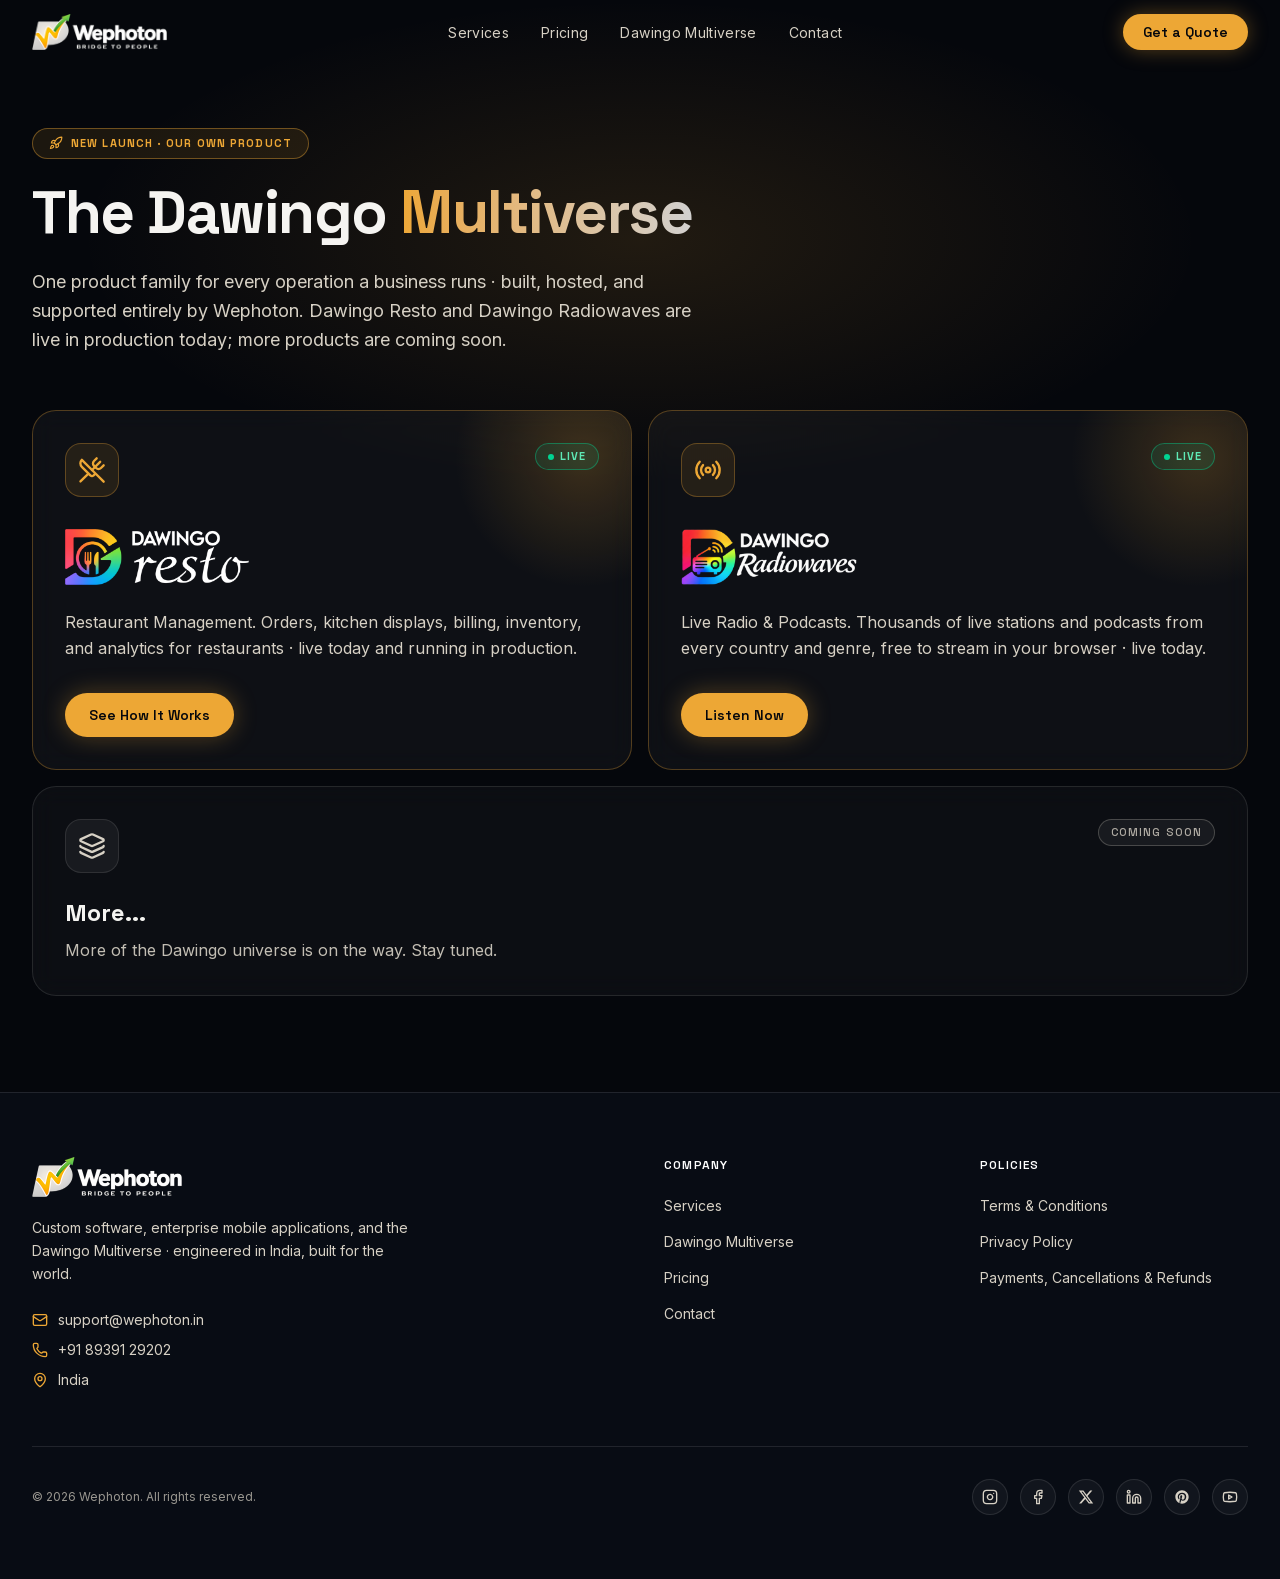
<file: dawingo.html>
<!DOCTYPE html><html lang="en" class="space_grotesk_4f9f433b-module__fJfFLG__variable inter_7b064e0d-module__MOT0tq__variable h-full antialiased"><head><meta charSet="utf-8"/><meta name="viewport" content="width=device-width, initial-scale=1"/><link rel="preload" href="/_next/static/media/0c89a48fa5027cee-s.p.2cyn07wtgehh0.woff2" as="font" crossorigin="" type="font/woff2"/><link rel="preload" href="/_next/static/media/83afe278b6a6bb3c-s.p.2bn3s6zvc0dyp.woff2" as="font" crossorigin="" type="font/woff2"/><link rel="preload" as="image" href="/brand/wephoton-logo.png"/><link rel="stylesheet" href="/_next/static/chunks/1bmhjjqwtyiva.css" data-precedence="next"/><link rel="preload" as="script" fetchPriority="low" href="/_next/static/chunks/0dhbjz-xsmu83.js"/><script src="/_next/static/chunks/15orcrkp-_9ct.js" async=""></script><script src="/_next/static/chunks/0iec5q4ack_04.js" async=""></script><script src="/_next/static/chunks/082obv3v03b-9.js" async=""></script><script src="/_next/static/chunks/turbopack-009xbv71a0msh.js" async=""></script><script src="/_next/static/chunks/05-c3ty_6dwfk.js" async=""></script><script src="/_next/static/chunks/153tbw49q_1m9.js" async=""></script><script src="/_next/static/chunks/307s922ldtoys.js" async=""></script><meta name="next-size-adjust" content=""/><title>Dawingo Multiverse · Our Universe | Wephoton</title><meta name="description" content="The Dawingo Multiverse: Wephoton&#x27;s own SaaS product family · Dawingo Resto and Dawingo Radiowaves are live now, with more products coming soon."/><meta name="keywords" content="software development,mobile app development,enterprise software,SaaS,Dawingo,Wephoton"/><meta property="og:title" content="Wephoton · Software &amp; Mobile App Development"/><meta property="og:description" content="Enterprise software, mobile applications, and the Dawingo Multiverse."/><meta property="og:url" content="https://wephoton.in"/><meta property="og:site_name" content="Wephoton"/><meta property="og:type" content="website"/><meta name="twitter:card" content="summary"/><meta name="twitter:title" content="Wephoton · Software &amp; Mobile App Development"/><meta name="twitter:description" content="Enterprise software, mobile applications, and the Dawingo Multiverse."/><link rel="icon" href="/icon.png?icon.3srfbqiegl4az.png" sizes="512x512" type="image/png"/><script src="/_next/static/chunks/0cz1d0mv5g_q7.js" noModule=""></script></head><body class="min-h-full flex flex-col bg-abyss"><div hidden=""><!--$--><!--/$--></div><header class="fixed inset-x-0 top-0 z-50 border-b transition-colors duration-300 border-transparent bg-transparent"><nav aria-label="Main" class="mx-auto flex h-16 max-w-7xl items-center justify-between px-4 sm:px-6 lg:px-8"><a class="flex items-center gap-2" aria-label="Wephoton home" href="/"><img alt="Wephoton · Bridge to People" width="168" height="45" decoding="async" data-nimg="1" class="h-9 w-auto" style="color:transparent" src="/brand/wephoton-logo.png"/></a><ul class="hidden items-center gap-8 md:flex"><li><a class="text-sm tracking-wide text-platinum transition-colors hover:text-amber" href="/#services">Services</a></li><li><a class="text-sm tracking-wide text-platinum transition-colors hover:text-amber" href="/#pricing">Pricing</a></li><li><a class="text-sm tracking-wide text-platinum transition-colors hover:text-amber" href="/dawingo">Dawingo Multiverse</a></li><li><a class="text-sm tracking-wide text-platinum transition-colors hover:text-amber" href="/contact">Contact</a></li></ul><div class="hidden md:block"><a class="inline-flex items-center rounded-full bg-amber px-5 py-2 font-display text-sm font-semibold text-abyss shadow-[0_0_20px_rgba(237,167,53,0.35)] transition-all duration-300 hover:-translate-y-1 hover:shadow-[0_0_36px_rgba(237,167,53,0.6)]" href="/contact">Get a Quote</a></div><button type="button" class="md:hidden" aria-expanded="false" aria-label="Open menu"><svg xmlns="http://www.w3.org/2000/svg" width="24" height="24" viewBox="0 0 24 24" fill="none" stroke="currentColor" stroke-width="2" stroke-linecap="round" stroke-linejoin="round" class="lucide lucide-menu size-6 text-platinum" aria-hidden="true"><path d="M4 5h16"></path><path d="M4 12h16"></path><path d="M4 19h16"></path></svg></button></nav></header><main class="flex-1 pt-32 pb-24"><div aria-hidden="true" class="pointer-events-none absolute top-0 left-1/2 h-[30rem] w-[70rem] max-w-full -translate-x-1/2 rounded-full bg-[radial-gradient(closest-side,rgba(237,167,53,0.12),transparent)]"></div><div class="relative mx-auto max-w-7xl px-4 sm:px-6 lg:px-8"><p class="inline-flex items-center gap-2 rounded-full border border-amber/40 bg-amber/10 px-4 py-1.5 font-display text-[11px] font-bold uppercase tracking-widest text-amber"><svg xmlns="http://www.w3.org/2000/svg" width="24" height="24" viewBox="0 0 24 24" fill="none" stroke="currentColor" stroke-width="2" stroke-linecap="round" stroke-linejoin="round" class="lucide lucide-rocket size-3.5" aria-hidden="true"><path d="M12 15v5s3.03-.55 4-2c1.08-1.62 0-5 0-5"></path><path d="M4.5 16.5c-1.5 1.26-2 5-2 5s3.74-.5 5-2c.71-.84.7-2.13-.09-2.91a2.18 2.18 0 0 0-2.91-.09"></path><path d="M9 12a22 22 0 0 1 2-3.95A12.88 12.88 0 0 1 22 2c0 2.72-.78 7.5-6 11a22.4 22.4 0 0 1-4 2z"></path><path d="M9 12H4s.55-3.03 2-4c1.62-1.08 5 .05 5 .05"></path></svg>New Launch · Our Own Product</p><h1 class="mt-6 max-w-3xl font-display text-5xl font-bold tracking-tight sm:text-6xl">The Dawingo<!-- --> <span class="bg-gradient-to-r from-amber to-white/80 bg-clip-text text-transparent">Multiverse</span></h1><p class="mt-6 max-w-2xl text-lg leading-relaxed text-platinum">One product family for every operation a business runs · built, hosted, and supported entirely by Wephoton. Dawingo Resto and Dawingo Radiowaves are live in production today; more products are coming soon.</p><div class="mt-14"><div class="grid gap-4 sm:grid-cols-2"><article class="group relative overflow-hidden rounded-3xl border border-amber/30 bg-white/[0.04] p-8 md:backdrop-blur-md transition-all duration-300 hover:-translate-y-1 hover:border-amber/60 hover:shadow-[0_0_56px_rgba(237,167,53,0.25)]"><div aria-hidden="true" class="pointer-events-none absolute -top-20 -right-20 h-64 w-64 rounded-full bg-[radial-gradient(closest-side,rgba(237,167,53,0.2),transparent)]"></div><div class="relative flex h-full flex-col"><div class="flex items-start justify-between gap-4"><div class="inline-flex rounded-2xl border border-amber/30 bg-amber/10 p-3"><svg xmlns="http://www.w3.org/2000/svg" width="24" height="24" viewBox="0 0 24 24" fill="none" stroke="currentColor" stroke-width="2" stroke-linecap="round" stroke-linejoin="round" class="lucide lucide-utensils-crossed size-7 text-amber" aria-hidden="true"><path d="m16 2-2.3 2.3a3 3 0 0 0 0 4.2l1.8 1.8a3 3 0 0 0 4.2 0L22 8"></path><path d="M15 15 3.3 3.3a4.2 4.2 0 0 0 0 6l7.3 7.3c.7.7 2 .7 2.8 0L15 15Zm0 0 7 7"></path><path d="m2.1 21.8 6.4-6.3"></path><path d="m19 5-7 7"></path></svg></div><span class="inline-flex items-center gap-1.5 rounded-full border border-emerald-400/40 bg-emerald-400/10 px-3 py-1 font-display text-[11px] font-bold uppercase tracking-widest text-emerald-300 animate-pulse-live"><span class="size-1.5 rounded-full bg-emerald-400" aria-hidden="true"></span>Live</span></div><img alt="Dawingo Resto" loading="lazy" width="280" height="85" decoding="async" data-nimg="1" class="mt-8 h-14 w-auto self-start" style="color:transparent" src="/brand/dawingo-resto-v2.png"/><p class="mt-6 leading-relaxed text-platinum">Restaurant Management<!-- -->. Orders, kitchen displays, billing, inventory, and analytics for restaurants · live today and running in production.</p><div class="mt-auto pt-8"><a href="https://dawingo.run.place" target="_blank" rel="noopener noreferrer" class="inline-flex items-center rounded-full bg-amber px-6 py-3 font-display text-sm font-semibold text-abyss shadow-[0_0_24px_rgba(237,167,53,0.3)] transition-all duration-300 hover:-translate-y-1 hover:shadow-[0_0_40px_rgba(237,167,53,0.55)]">See How It Works</a></div></div></article><article class="group relative overflow-hidden rounded-3xl border border-amber/30 bg-white/[0.04] p-8 md:backdrop-blur-md transition-all duration-300 hover:-translate-y-1 hover:border-amber/60 hover:shadow-[0_0_56px_rgba(237,167,53,0.25)]"><div aria-hidden="true" class="pointer-events-none absolute -top-20 -right-20 h-64 w-64 rounded-full bg-[radial-gradient(closest-side,rgba(237,167,53,0.2),transparent)]"></div><div class="relative flex h-full flex-col"><div class="flex items-start justify-between gap-4"><div class="inline-flex rounded-2xl border border-amber/30 bg-amber/10 p-3"><svg xmlns="http://www.w3.org/2000/svg" width="24" height="24" viewBox="0 0 24 24" fill="none" stroke="currentColor" stroke-width="2" stroke-linecap="round" stroke-linejoin="round" class="lucide lucide-radio size-7 text-amber" aria-hidden="true"><path d="M16.247 7.761a6 6 0 0 1 0 8.478"></path><path d="M19.075 4.933a10 10 0 0 1 0 14.134"></path><path d="M4.925 19.067a10 10 0 0 1 0-14.134"></path><path d="M7.753 16.239a6 6 0 0 1 0-8.478"></path><circle cx="12" cy="12" r="2"></circle></svg></div><span class="inline-flex items-center gap-1.5 rounded-full border border-emerald-400/40 bg-emerald-400/10 px-3 py-1 font-display text-[11px] font-bold uppercase tracking-widest text-emerald-300 animate-pulse-live"><span class="size-1.5 rounded-full bg-emerald-400" aria-hidden="true"></span>Live</span></div><img alt="Dawingo Radiowaves" loading="lazy" width="280" height="89" decoding="async" data-nimg="1" class="mt-8 h-14 w-auto self-start" style="color:transparent" src="/brand/dawingo-radiowaves.png"/><p class="mt-6 leading-relaxed text-platinum">Live Radio &amp; Podcasts<!-- -->. Thousands of live stations and podcasts from every country and genre, free to stream in your browser · live today.</p><div class="mt-auto pt-8"><a href="https://radiowaves.dawingo.run.place" target="_blank" rel="noopener noreferrer" class="inline-flex items-center rounded-full bg-amber px-6 py-3 font-display text-sm font-semibold text-abyss shadow-[0_0_24px_rgba(237,167,53,0.3)] transition-all duration-300 hover:-translate-y-1 hover:shadow-[0_0_40px_rgba(237,167,53,0.55)]">Listen Now</a></div></div></article><article class="relative flex flex-col justify-center overflow-hidden rounded-3xl border border-white/10 bg-white/[0.03] p-8 md:backdrop-blur-md sm:col-span-2"><div class="flex items-start justify-between gap-3"><div class="inline-flex rounded-2xl border border-white/10 bg-white/5 p-3"><svg xmlns="http://www.w3.org/2000/svg" width="24" height="24" viewBox="0 0 24 24" fill="none" stroke="currentColor" stroke-width="2" stroke-linecap="round" stroke-linejoin="round" class="lucide lucide-layers size-7 text-platinum" aria-hidden="true"><path d="M12.83 2.18a2 2 0 0 0-1.66 0L2.6 6.08a1 1 0 0 0 0 1.83l8.58 3.91a2 2 0 0 0 1.66 0l8.58-3.9a1 1 0 0 0 0-1.83z"></path><path d="M2 12a1 1 0 0 0 .58.91l8.6 3.91a2 2 0 0 0 1.65 0l8.58-3.9A1 1 0 0 0 22 12"></path><path d="M2 17a1 1 0 0 0 .58.91l8.6 3.91a2 2 0 0 0 1.65 0l8.58-3.9A1 1 0 0 0 22 17"></path></svg></div><span class="inline-flex items-center rounded-full border border-platinum/25 bg-white/5 px-3 py-1 font-display text-[11px] font-medium uppercase tracking-widest text-platinum/80">Coming Soon</span></div><h3 class="mt-6 font-display text-2xl font-bold">More...</h3><p class="mt-2 leading-relaxed text-platinum/90">More of the Dawingo universe is on the way. Stay tuned.</p></article></div></div></div></main><footer class="border-t border-white/10 bg-midnight/60"><div class="mx-auto max-w-7xl px-4 py-16 sm:px-6 lg:px-8"><div class="grid gap-12 lg:grid-cols-4"><div class="lg:col-span-2"><img alt="Wephoton · Bridge to People" loading="lazy" width="190" height="51" decoding="async" data-nimg="1" class="h-10 w-auto" style="color:transparent" src="/brand/wephoton-logo.png"/><p class="mt-5 max-w-sm text-sm leading-relaxed text-platinum">Custom software, enterprise mobile applications, and the Dawingo Multiverse · engineered in India, built for the world.</p><ul class="mt-6 space-y-2.5 text-sm text-platinum"><li><a href="mailto:support@wephoton.in" class="flex items-center gap-2.5 transition-colors hover:text-amber"><svg xmlns="http://www.w3.org/2000/svg" width="24" height="24" viewBox="0 0 24 24" fill="none" stroke="currentColor" stroke-width="2" stroke-linecap="round" stroke-linejoin="round" class="lucide lucide-mail size-4 text-amber" aria-hidden="true"><path d="m22 7-8.991 5.727a2 2 0 0 1-2.009 0L2 7"></path><rect x="2" y="4" width="20" height="16" rx="2"></rect></svg>support@wephoton.in</a></li><li><a href="tel:+918939129202" class="flex items-center gap-2.5 transition-colors hover:text-amber"><svg xmlns="http://www.w3.org/2000/svg" width="24" height="24" viewBox="0 0 24 24" fill="none" stroke="currentColor" stroke-width="2" stroke-linecap="round" stroke-linejoin="round" class="lucide lucide-phone size-4 text-amber" aria-hidden="true"><path d="M13.832 16.568a1 1 0 0 0 1.213-.303l.355-.465A2 2 0 0 1 17 15h3a2 2 0 0 1 2 2v3a2 2 0 0 1-2 2A18 18 0 0 1 2 4a2 2 0 0 1 2-2h3a2 2 0 0 1 2 2v3a2 2 0 0 1-.8 1.6l-.468.351a1 1 0 0 0-.292 1.233 14 14 0 0 0 6.392 6.384"></path></svg>+91 89391 29202</a></li><li class="flex items-center gap-2.5"><svg xmlns="http://www.w3.org/2000/svg" width="24" height="24" viewBox="0 0 24 24" fill="none" stroke="currentColor" stroke-width="2" stroke-linecap="round" stroke-linejoin="round" class="lucide lucide-map-pin size-4 text-amber" aria-hidden="true"><path d="M20 10c0 4.993-5.539 10.193-7.399 11.799a1 1 0 0 1-1.202 0C9.539 20.193 4 14.993 4 10a8 8 0 0 1 16 0"></path><circle cx="12" cy="10" r="3"></circle></svg>India</li></ul></div><nav aria-label="Site"><h3 class="font-display text-xs font-semibold uppercase tracking-widest text-white">Company</h3><ul class="mt-5 space-y-3"><li><a class="text-sm text-platinum transition-colors hover:text-amber" href="/#services">Services</a></li><li><a class="text-sm text-platinum transition-colors hover:text-amber" href="/dawingo">Dawingo Multiverse</a></li><li><a class="text-sm text-platinum transition-colors hover:text-amber" href="/#pricing">Pricing</a></li><li><a class="text-sm text-platinum transition-colors hover:text-amber" href="/contact">Contact</a></li></ul></nav><nav aria-label="Legal"><h3 class="font-display text-xs font-semibold uppercase tracking-widest text-white">Policies</h3><ul class="mt-5 space-y-3"><li><a class="text-sm text-platinum transition-colors hover:text-amber" href="/policies/terms">Terms &amp; Conditions</a></li><li><a class="text-sm text-platinum transition-colors hover:text-amber" href="/policies/privacy">Privacy Policy</a></li><li><a class="text-sm text-platinum transition-colors hover:text-amber" href="/policies/payments-refunds">Payments, Cancellations &amp; Refunds</a></li></ul></nav></div><div class="mt-14 flex flex-col items-start justify-between gap-6 border-t border-white/10 pt-8 sm:flex-row sm:items-center"><p class="text-xs text-platinum/70">© <!-- -->2026<!-- --> Wephoton. All rights reserved.</p><ul class="flex items-center gap-3" aria-label="Social media"><li><a href="https://instagram.com/wephoton" target="_blank" rel="noopener noreferrer" aria-label="Wephoton on Instagram" class="flex size-9 items-center justify-center rounded-full border border-white/10 bg-white/[0.04] text-platinum transition-all duration-300 hover:-translate-y-1 hover:border-amber/50 hover:text-amber hover:shadow-[0_0_20px_rgba(237,167,53,0.25)]"><svg viewBox="0 0 24 24" fill="none" stroke="currentColor" stroke-width="2" stroke-linecap="round" stroke-linejoin="round" class="size-4" aria-hidden="true"><rect width="20" height="20" x="2" y="2" rx="5" ry="5"></rect><path d="M16 11.37A4 4 0 1 1 12.63 8 4 4 0 0 1 16 11.37z"></path><line x1="17.5" x2="17.51" y1="6.5" y2="6.5"></line></svg></a></li><li><a href="https://facebook.com/wephoton" target="_blank" rel="noopener noreferrer" aria-label="Wephoton on Facebook" class="flex size-9 items-center justify-center rounded-full border border-white/10 bg-white/[0.04] text-platinum transition-all duration-300 hover:-translate-y-1 hover:border-amber/50 hover:text-amber hover:shadow-[0_0_20px_rgba(237,167,53,0.25)]"><svg viewBox="0 0 24 24" fill="none" stroke="currentColor" stroke-width="2" stroke-linecap="round" stroke-linejoin="round" class="size-4" aria-hidden="true"><path d="M18 2h-3a5 5 0 0 0-5 5v3H7v4h3v8h4v-8h3l1-4h-4V7a1 1 0 0 1 1-1h3z"></path></svg></a></li><li><a href="https://x.com/wephoton" target="_blank" rel="noopener noreferrer" aria-label="Wephoton on X" class="flex size-9 items-center justify-center rounded-full border border-white/10 bg-white/[0.04] text-platinum transition-all duration-300 hover:-translate-y-1 hover:border-amber/50 hover:text-amber hover:shadow-[0_0_20px_rgba(237,167,53,0.25)]"><svg viewBox="0 0 24 24" fill="currentColor" class="size-4" aria-hidden="true"><path d="M18.244 2.25h3.308l-7.227 8.26 8.502 11.24H16.17l-5.214-6.817L4.99 21.75H1.68l7.73-8.835L1.254 2.25H8.08l4.713 6.231zm-1.161 17.52h1.833L7.084 4.126H5.117z"></path></svg></a></li><li><a href="https://linkedin.com/company/wephoton" target="_blank" rel="noopener noreferrer" aria-label="Wephoton on LinkedIn" class="flex size-9 items-center justify-center rounded-full border border-white/10 bg-white/[0.04] text-platinum transition-all duration-300 hover:-translate-y-1 hover:border-amber/50 hover:text-amber hover:shadow-[0_0_20px_rgba(237,167,53,0.25)]"><svg viewBox="0 0 24 24" fill="none" stroke="currentColor" stroke-width="2" stroke-linecap="round" stroke-linejoin="round" class="size-4" aria-hidden="true"><path d="M16 8a6 6 0 0 1 6 6v7h-4v-7a2 2 0 0 0-2-2 2 2 0 0 0-2 2v7h-4v-7a6 6 0 0 1 6-6z"></path><rect width="4" height="12" x="2" y="9"></rect><circle cx="4" cy="4" r="2"></circle></svg></a></li><li><a href="https://pinterest.com/wephoton" target="_blank" rel="noopener noreferrer" aria-label="Wephoton on Pinterest" class="flex size-9 items-center justify-center rounded-full border border-white/10 bg-white/[0.04] text-platinum transition-all duration-300 hover:-translate-y-1 hover:border-amber/50 hover:text-amber hover:shadow-[0_0_20px_rgba(237,167,53,0.25)]"><svg viewBox="0 0 24 24" fill="currentColor" class="size-4" aria-hidden="true"><path d="M12 2C6.477 2 2 6.477 2 12c0 4.237 2.636 7.855 6.356 9.312-.088-.791-.167-2.005.035-2.868.181-.78 1.172-4.97 1.172-4.97s-.299-.6-.299-1.486c0-1.39.806-2.428 1.81-2.428.853 0 1.265.64 1.265 1.408 0 .858-.546 2.14-.828 3.33-.236.995.5 1.807 1.48 1.807 1.778 0 3.144-1.874 3.144-4.58 0-2.393-1.72-4.068-4.177-4.068-2.845 0-4.515 2.135-4.515 4.34 0 .859.331 1.781.745 2.281a.3.3 0 0 1 .069.288l-.278 1.133c-.044.183-.145.223-.335.134-1.249-.581-2.03-2.407-2.03-3.874 0-3.154 2.292-6.052 6.608-6.052 3.469 0 6.165 2.472 6.165 5.776 0 3.447-2.173 6.22-5.19 6.22-1.013 0-1.965-.527-2.292-1.148l-.623 2.378c-.226.869-.835 1.958-1.244 2.621.937.29 1.931.446 2.962.446 5.523 0 10-4.477 10-10S17.523 2 12 2z"></path></svg></a></li><li><a href="https://youtube.com/@wephoton" target="_blank" rel="noopener noreferrer" aria-label="Wephoton on YouTube" class="flex size-9 items-center justify-center rounded-full border border-white/10 bg-white/[0.04] text-platinum transition-all duration-300 hover:-translate-y-1 hover:border-amber/50 hover:text-amber hover:shadow-[0_0_20px_rgba(237,167,53,0.25)]"><svg viewBox="0 0 24 24" fill="none" stroke="currentColor" stroke-width="2" stroke-linecap="round" stroke-linejoin="round" class="size-4" aria-hidden="true"><path d="M2.5 17a24.12 24.12 0 0 1 0-10 2 2 0 0 1 1.4-1.4 49.56 49.56 0 0 1 16.2 0A2 2 0 0 1 21.5 7a24.12 24.12 0 0 1 0 10 2 2 0 0 1-1.4 1.4 49.55 49.55 0 0 1-16.2 0A2 2 0 0 1 2.5 17"></path><path d="m10 15 5-3-5-3z"></path></svg></a></li></ul></div></div></footer><!--$--><!--/$--><script src="/_next/static/chunks/0dhbjz-xsmu83.js" id="_R_" async=""></script><script>(self.__next_f=self.__next_f||[]).push([0])</script><script>self.__next_f.push([1,"1:\"$Sreact.fragment\"\n2:I[39756,[\"/_next/static/chunks/05-c3ty_6dwfk.js\",\"/_next/static/chunks/153tbw49q_1m9.js\"],\"default\"]\n3:I[37457,[\"/_next/static/chunks/05-c3ty_6dwfk.js\",\"/_next/static/chunks/153tbw49q_1m9.js\"],\"default\"]\n4:I[63780,[\"/_next/static/chunks/05-c3ty_6dwfk.js\",\"/_next/static/chunks/153tbw49q_1m9.js\",\"/_next/static/chunks/307s922ldtoys.js\"],\"default\"]\n5:I[5014,[\"/_next/static/chunks/05-c3ty_6dwfk.js\",\"/_next/static/chunks/153tbw49q_1m9.js\",\"/_next/static/chunks/307s922ldtoys.js\"],\"default\"]\nf:I[68027,[\"/_next/static/chunks/05-c3ty_6dwfk.js\",\"/_next/static/chunks/153tbw49q_1m9.js\"],\"default\",1]\n:HL[\"/_next/static/chunks/1bmhjjqwtyiva.css\",\"style\"]\n:HL[\"/_next/static/media/0c89a48fa5027cee-s.p.2cyn07wtgehh0.woff2\",\"font\",{\"crossOrigin\":\"\",\"type\":\"font/woff2\"}]\n:HL[\"/_next/static/media/83afe278b6a6bb3c-s.p.2bn3s6zvc0dyp.woff2\",\"font\",{\"crossOrigin\":\"\",\"type\":\"font/woff2\"}]\n"])</script><script>self.__next_f.push([1,"0:{\"P\":null,\"c\":[\"\",\"dawingo\"],\"q\":\"\",\"i\":false,\"f\":[[[\"\",{\"children\":[\"dawingo\",{\"children\":[\"__PAGE__\",{}]}]},\"$undefined\",\"$undefined\",16],[[\"$\",\"$1\",\"c\",{\"children\":[[[\"$\",\"link\",\"0\",{\"rel\":\"stylesheet\",\"href\":\"/_next/static/chunks/1bmhjjqwtyiva.css\",\"precedence\":\"next\",\"crossOrigin\":\"$undefined\",\"nonce\":\"$undefined\"}],[\"$\",\"script\",\"script-0\",{\"src\":\"/_next/static/chunks/05-c3ty_6dwfk.js\",\"async\":true,\"nonce\":\"$undefined\"}],[\"$\",\"script\",\"script-1\",{\"src\":\"/_next/static/chunks/153tbw49q_1m9.js\",\"async\":true,\"nonce\":\"$undefined\"}]],[\"$\",\"html\",null,{\"lang\":\"en\",\"className\":\"space_grotesk_4f9f433b-module__fJfFLG__variable inter_7b064e0d-module__MOT0tq__variable h-full antialiased\",\"children\":[\"$\",\"body\",null,{\"className\":\"min-h-full flex flex-col bg-abyss\",\"children\":[\"$\",\"$L2\",null,{\"parallelRouterKey\":\"children\",\"error\":\"$undefined\",\"errorStyles\":\"$undefined\",\"errorScripts\":\"$undefined\",\"template\":[\"$\",\"$L3\",null,{}],\"templateStyles\":\"$undefined\",\"templateScripts\":\"$undefined\",\"notFound\":[[[\"$\",\"title\",null,{\"children\":\"404: This page could not be found.\"}],[\"$\",\"div\",null,{\"style\":{\"fontFamily\":\"system-ui,\\\"Segoe UI\\\",Roboto,Helvetica,Arial,sans-serif,\\\"Apple Color Emoji\\\",\\\"Segoe UI Emoji\\\"\",\"height\":\"100vh\",\"textAlign\":\"center\",\"display\":\"flex\",\"flexDirection\":\"column\",\"alignItems\":\"center\",\"justifyContent\":\"center\"},\"children\":[\"$\",\"div\",null,{\"children\":[[\"$\",\"style\",null,{\"dangerouslySetInnerHTML\":{\"__html\":\"body{color:#000;background:#fff;margin:0}.next-error-h1{border-right:1px solid rgba(0,0,0,.3)}@media (prefers-color-scheme:dark){body{color:#fff;background:#000}.next-error-h1{border-right:1px solid rgba(255,255,255,.3)}}\"}}],[\"$\",\"h1\",null,{\"className\":\"next-error-h1\",\"style\":{\"display\":\"inline-block\",\"margin\":\"0 20px 0 0\",\"padding\":\"0 23px 0 0\",\"fontSize\":24,\"fontWeight\":500,\"verticalAlign\":\"top\",\"lineHeight\":\"49px\"},\"children\":404}],[\"$\",\"div\",null,{\"style\":{\"display\":\"inline-block\"},\"children\":[\"$\",\"h2\",null,{\"style\":{\"fontSize\":14,\"fontWeight\":400,\"lineHeight\":\"49px\",\"margin\":0},\"children\":\"This page could not be found.\"}]}]]}]}]],[]],\"forbidden\":\"$undefined\",\"unauthorized\":\"$undefined\"}]}]}]]}],{\"children\":[[\"$\",\"$1\",\"c\",{\"children\":[null,[\"$\",\"$L2\",null,{\"parallelRouterKey\":\"children\",\"error\":\"$undefined\",\"errorStyles\":\"$undefined\",\"errorScripts\":\"$undefined\",\"template\":[\"$\",\"$L3\",null,{}],\"templateStyles\":\"$undefined\",\"templateScripts\":\"$undefined\",\"notFound\":\"$undefined\",\"forbidden\":\"$undefined\",\"unauthorized\":\"$undefined\"}]]}],{\"children\":[[\"$\",\"$1\",\"c\",{\"children\":[[[\"$\",\"$L4\",null,{}],[\"$\",\"main\",null,{\"className\":\"flex-1 pt-32 pb-24\",\"children\":[[\"$\",\"div\",null,{\"aria-hidden\":true,\"className\":\"pointer-events-none absolute top-0 left-1/2 h-[30rem] w-[70rem] max-w-full -translate-x-1/2 rounded-full bg-[radial-gradient(closest-side,rgba(237,167,53,0.12),transparent)]\"}],[\"$\",\"div\",null,{\"className\":\"relative mx-auto max-w-7xl px-4 sm:px-6 lg:px-8\",\"children\":[[\"$\",\"p\",null,{\"className\":\"inline-flex items-center gap-2 rounded-full border border-amber/40 bg-amber/10 px-4 py-1.5 font-display text-[11px] font-bold uppercase tracking-widest text-amber\",\"children\":[[\"$\",\"$L5\",null,{\"ref\":\"$undefined\",\"iconNode\":[[\"path\",{\"d\":\"M12 15v5s3.03-.55 4-2c1.08-1.62 0-5 0-5\",\"key\":\"qeys4\"}],[\"path\",{\"d\":\"M4.5 16.5c-1.5 1.26-2 5-2 5s3.74-.5 5-2c.71-.84.7-2.13-.09-2.91a2.18 2.18 0 0 0-2.91-.09\",\"key\":\"u4xsad\"}],[\"path\",{\"d\":\"M9 12a22 22 0 0 1 2-3.95A12.88 12.88 0 0 1 22 2c0 2.72-.78 7.5-6 11a22.4 22.4 0 0 1-4 2z\",\"key\":\"676m9\"}],[\"path\",{\"d\":\"M9 12H4s.55-3.03 2-4c1.62-1.08 5 .05 5 .05\",\"key\":\"92ym6u\"}]],\"className\":\"lucide-rocket size-3.5\",\"aria-hidden\":true}],\"New Launch · Our Own Product\"]}],[\"$\",\"h1\",null,{\"className\":\"mt-6 max-w-3xl font-display text-5xl font-bold tracking-tight sm:text-6xl\",\"children\":[\"The Dawingo\",\" \",[\"$\",\"span\",null,{\"className\":\"bg-gradient-to-r from-amber to-white/80 bg-clip-text text-transparent\",\"children\":\"Multiverse\"}]]}],[\"$\",\"p\",null,{\"className\":\"mt-6 max-w-2xl text-lg leading-relaxed text-platinum\",\"children\":\"One product family for every operation a business runs · built, hosted, and supported entirely by Wephoton. Dawingo Resto and Dawingo Radiowaves are live in production today; more products are coming soon.\"}],[\"$\",\"div\",null,{\"className\":\"mt-14\",\"children\":[\"$\",\"div\",null,{\"className\":\"grid gap-4 sm:grid-cols-2\",\"children\":[[\"$\",\"article\",null,{\"className\":\"group relative overflow-hidden rounded-3xl border border-amber/30 bg-white/[0.04] p-8 md:backdrop-blur-md transition-all duration-300 hover:-translate-y-1 hover:border-amber/60 hover:shadow-[0_0_56px_rgba(237,167,53,0.25)]\",\"children\":[\"$L6\",\"$L7\"]}],\"$L8\",\"$L9\"]}]}]]}]]}],\"$La\"],[\"$Lb\"],\"$Lc\"]}],{},null,false,null]},null,false,\"$@d\"]},null,false,null],\"$Le\",false]],\"m\":\"$undefined\",\"G\":[\"$f\",[\"$L10\"]],\"S\":true,\"h\":null,\"s\":\"$undefined\",\"l\":\"$undefined\",\"p\":\"$undefined\",\"d\":\"$undefined\",\"b\":\"pEidzEzJNo-wVstBHLxjC\"}\n"])</script><script>self.__next_f.push([1,"11:I[5500,[\"/_next/static/chunks/05-c3ty_6dwfk.js\",\"/_next/static/chunks/153tbw49q_1m9.js\",\"/_next/static/chunks/307s922ldtoys.js\"],\"Image\"]\n12:I[22016,[\"/_next/static/chunks/05-c3ty_6dwfk.js\",\"/_next/static/chunks/153tbw49q_1m9.js\",\"/_next/static/chunks/307s922ldtoys.js\"],\"\"]\n19:I[97367,[\"/_next/static/chunks/05-c3ty_6dwfk.js\",\"/_next/static/chunks/153tbw49q_1m9.js\"],\"OutletBoundary\"]\n1a:\"$Sreact.suspense\"\n1d:I[97367,[\"/_next/static/chunks/05-c3ty_6dwfk.js\",\"/_next/static/chunks/153tbw49q_1m9.js\"],\"ViewportBoundary\"]\n1f:I[97367,[\"/_next/static/chunks/05-c3ty_6dwfk.js\",\"/_next/static/chunks/153tbw49q_1m9.js\"],\"MetadataBoundary\"]\n6:[\"$\",\"div\",null,{\"aria-hidden\":true,\"className\":\"pointer-events-none absolute -top-20 -right-20 h-64 w-64 rounded-full bg-[radial-gradient(closest-side,rgba(237,167,53,0.2),transparent)]\"}]\n"])</script><script>self.__next_f.push([1,"7:[\"$\",\"div\",null,{\"className\":\"relative flex h-full flex-col\",\"children\":[[\"$\",\"div\",null,{\"className\":\"flex items-start justify-between gap-4\",\"children\":[[\"$\",\"div\",null,{\"className\":\"inline-flex rounded-2xl border border-amber/30 bg-amber/10 p-3\",\"children\":[\"$\",\"$L5\",null,{\"ref\":\"$undefined\",\"iconNode\":[[\"path\",{\"d\":\"m16 2-2.3 2.3a3 3 0 0 0 0 4.2l1.8 1.8a3 3 0 0 0 4.2 0L22 8\",\"key\":\"n7qcjb\"}],[\"path\",{\"d\":\"M15 15 3.3 3.3a4.2 4.2 0 0 0 0 6l7.3 7.3c.7.7 2 .7 2.8 0L15 15Zm0 0 7 7\",\"key\":\"d0u48b\"}],[\"path\",{\"d\":\"m2.1 21.8 6.4-6.3\",\"key\":\"yn04lh\"}],[\"path\",{\"d\":\"m19 5-7 7\",\"key\":\"194lzd\"}]],\"className\":\"lucide-utensils-crossed size-7 text-amber\",\"aria-hidden\":true}]}],[\"$\",\"span\",null,{\"className\":\"inline-flex items-center gap-1.5 rounded-full border border-emerald-400/40 bg-emerald-400/10 px-3 py-1 font-display text-[11px] font-bold uppercase tracking-widest text-emerald-300 animate-pulse-live\",\"children\":[[\"$\",\"span\",null,{\"className\":\"size-1.5 rounded-full bg-emerald-400\",\"aria-hidden\":true}],\"Live\"]}]]}],[\"$\",\"$L11\",null,{\"src\":\"/brand/dawingo-resto-v2.png\",\"alt\":\"Dawingo Resto\",\"width\":280,\"height\":85,\"className\":\"mt-8 h-14 w-auto self-start\"}],[\"$\",\"p\",null,{\"className\":\"mt-6 leading-relaxed text-platinum\",\"children\":[\"Restaurant Management\",\". Orders, kitchen displays, billing, inventory, and analytics for restaurants · live today and running in production.\"]}],[\"$\",\"div\",null,{\"className\":\"mt-auto pt-8\",\"children\":[\"$\",\"a\",null,{\"href\":\"https://dawingo.run.place\",\"target\":\"_blank\",\"rel\":\"noopener noreferrer\",\"className\":\"inline-flex items-center rounded-full bg-amber px-6 py-3 font-display text-sm font-semibold text-abyss shadow-[0_0_24px_rgba(237,167,53,0.3)] transition-all duration-300 hover:-translate-y-1 hover:shadow-[0_0_40px_rgba(237,167,53,0.55)]\",\"children\":\"See How It Works\"}]}]]}]\n"])</script><script>self.__next_f.push([1,"8:[\"$\",\"article\",null,{\"className\":\"group relative overflow-hidden rounded-3xl border border-amber/30 bg-white/[0.04] p-8 md:backdrop-blur-md transition-all duration-300 hover:-translate-y-1 hover:border-amber/60 hover:shadow-[0_0_56px_rgba(237,167,53,0.25)]\",\"children\":[[\"$\",\"div\",null,{\"aria-hidden\":true,\"className\":\"pointer-events-none absolute -top-20 -right-20 h-64 w-64 rounded-full bg-[radial-gradient(closest-side,rgba(237,167,53,0.2),transparent)]\"}],[\"$\",\"div\",null,{\"className\":\"relative flex h-full flex-col\",\"children\":[[\"$\",\"div\",null,{\"className\":\"flex items-start justify-between gap-4\",\"children\":[[\"$\",\"div\",null,{\"className\":\"inline-flex rounded-2xl border border-amber/30 bg-amber/10 p-3\",\"children\":[\"$\",\"$L5\",null,{\"ref\":\"$undefined\",\"iconNode\":[[\"path\",{\"d\":\"M16.247 7.761a6 6 0 0 1 0 8.478\",\"key\":\"1fwjs5\"}],[\"path\",{\"d\":\"M19.075 4.933a10 10 0 0 1 0 14.134\",\"key\":\"ehdyv1\"}],[\"path\",{\"d\":\"M4.925 19.067a10 10 0 0 1 0-14.134\",\"key\":\"1q22gi\"}],[\"path\",{\"d\":\"M7.753 16.239a6 6 0 0 1 0-8.478\",\"key\":\"r2q7qm\"}],[\"circle\",{\"cx\":\"12\",\"cy\":\"12\",\"r\":\"2\",\"key\":\"1c9p78\"}]],\"className\":\"lucide-radio size-7 text-amber\",\"aria-hidden\":true}]}],[\"$\",\"span\",null,{\"className\":\"inline-flex items-center gap-1.5 rounded-full border border-emerald-400/40 bg-emerald-400/10 px-3 py-1 font-display text-[11px] font-bold uppercase tracking-widest text-emerald-300 animate-pulse-live\",\"children\":[[\"$\",\"span\",null,{\"className\":\"size-1.5 rounded-full bg-emerald-400\",\"aria-hidden\":true}],\"Live\"]}]]}],[\"$\",\"$L11\",null,{\"src\":\"/brand/dawingo-radiowaves.png\",\"alt\":\"Dawingo Radiowaves\",\"width\":280,\"height\":89,\"className\":\"mt-8 h-14 w-auto self-start\"}],[\"$\",\"p\",null,{\"className\":\"mt-6 leading-relaxed text-platinum\",\"children\":[\"Live Radio \u0026 Podcasts\",\". Thousands of live stations and podcasts from every country and genre, free to stream in your browser · live today.\"]}],[\"$\",\"div\",null,{\"className\":\"mt-auto pt-8\",\"children\":[\"$\",\"a\",null,{\"href\":\"https://radiowaves.dawingo.run.place\",\"target\":\"_blank\",\"rel\":\"noopener noreferrer\",\"className\":\"inline-flex items-center rounded-full bg-amber px-6 py-3 font-display text-sm font-semibold text-abyss shadow-[0_0_24px_rgba(237,167,53,0.3)] transition-all duration-300 hover:-translate-y-1 hover:shadow-[0_0_40px_rgba(237,167,53,0.55)]\",\"children\":\"Listen Now\"}]}]]}]]}]\n"])</script><script>self.__next_f.push([1,"9:[\"$\",\"article\",null,{\"className\":\"relative flex flex-col justify-center overflow-hidden rounded-3xl border border-white/10 bg-white/[0.03] p-8 md:backdrop-blur-md sm:col-span-2\",\"children\":[[\"$\",\"div\",null,{\"className\":\"flex items-start justify-between gap-3\",\"children\":[[\"$\",\"div\",null,{\"className\":\"inline-flex rounded-2xl border border-white/10 bg-white/5 p-3\",\"children\":[\"$\",\"$L5\",null,{\"ref\":\"$undefined\",\"iconNode\":[[\"path\",{\"d\":\"M12.83 2.18a2 2 0 0 0-1.66 0L2.6 6.08a1 1 0 0 0 0 1.83l8.58 3.91a2 2 0 0 0 1.66 0l8.58-3.9a1 1 0 0 0 0-1.83z\",\"key\":\"zw3jo\"}],[\"path\",{\"d\":\"M2 12a1 1 0 0 0 .58.91l8.6 3.91a2 2 0 0 0 1.65 0l8.58-3.9A1 1 0 0 0 22 12\",\"key\":\"1wduqc\"}],[\"path\",{\"d\":\"M2 17a1 1 0 0 0 .58.91l8.6 3.91a2 2 0 0 0 1.65 0l8.58-3.9A1 1 0 0 0 22 17\",\"key\":\"kqbvx6\"}]],\"className\":\"lucide-layers size-7 text-platinum\",\"aria-hidden\":true}]}],[\"$\",\"span\",null,{\"className\":\"inline-flex items-center rounded-full border border-platinum/25 bg-white/5 px-3 py-1 font-display text-[11px] font-medium uppercase tracking-widest text-platinum/80\",\"children\":\"Coming Soon\"}]]}],[\"$\",\"h3\",null,{\"className\":\"mt-6 font-display text-2xl font-bold\",\"children\":\"More...\"}],[\"$\",\"p\",null,{\"className\":\"mt-2 leading-relaxed text-platinum/90\",\"children\":\"More of the Dawingo universe is on the way. Stay tuned.\"}]]}]\n"])</script><script>self.__next_f.push([1,"a:[\"$\",\"footer\",null,{\"className\":\"border-t border-white/10 bg-midnight/60\",\"children\":[\"$\",\"div\",null,{\"className\":\"mx-auto max-w-7xl px-4 py-16 sm:px-6 lg:px-8\",\"children\":[[\"$\",\"div\",null,{\"className\":\"grid gap-12 lg:grid-cols-4\",\"children\":[[\"$\",\"div\",null,{\"className\":\"lg:col-span-2\",\"children\":[[\"$\",\"$L11\",null,{\"src\":\"/brand/wephoton-logo.png\",\"alt\":\"Wephoton · Bridge to People\",\"width\":190,\"height\":51,\"className\":\"h-10 w-auto\"}],[\"$\",\"p\",null,{\"className\":\"mt-5 max-w-sm text-sm leading-relaxed text-platinum\",\"children\":\"Custom software, enterprise mobile applications, and the Dawingo Multiverse · engineered in India, built for the world.\"}],[\"$\",\"ul\",null,{\"className\":\"mt-6 space-y-2.5 text-sm text-platinum\",\"children\":[[\"$\",\"li\",null,{\"children\":[\"$\",\"a\",null,{\"href\":\"mailto:support@wephoton.in\",\"className\":\"flex items-center gap-2.5 transition-colors hover:text-amber\",\"children\":[[\"$\",\"$L5\",null,{\"ref\":\"$undefined\",\"iconNode\":[[\"path\",{\"d\":\"m22 7-8.991 5.727a2 2 0 0 1-2.009 0L2 7\",\"key\":\"132q7q\"}],[\"rect\",{\"x\":\"2\",\"y\":\"4\",\"width\":\"20\",\"height\":\"16\",\"rx\":\"2\",\"key\":\"izxlao\"}]],\"className\":\"lucide-mail size-4 text-amber\",\"aria-hidden\":true}],\"support@wephoton.in\"]}]}],[\"$\",\"li\",null,{\"children\":[\"$\",\"a\",null,{\"href\":\"tel:+918939129202\",\"className\":\"flex items-center gap-2.5 transition-colors hover:text-amber\",\"children\":[[\"$\",\"$L5\",null,{\"ref\":\"$undefined\",\"iconNode\":[[\"path\",{\"d\":\"M13.832 16.568a1 1 0 0 0 1.213-.303l.355-.465A2 2 0 0 1 17 15h3a2 2 0 0 1 2 2v3a2 2 0 0 1-2 2A18 18 0 0 1 2 4a2 2 0 0 1 2-2h3a2 2 0 0 1 2 2v3a2 2 0 0 1-.8 1.6l-.468.351a1 1 0 0 0-.292 1.233 14 14 0 0 0 6.392 6.384\",\"key\":\"9njp5v\"}]],\"className\":\"lucide-phone size-4 text-amber\",\"aria-hidden\":true}],\"+91 89391 29202\"]}]}],[\"$\",\"li\",null,{\"className\":\"flex items-center gap-2.5\",\"children\":[[\"$\",\"$L5\",null,{\"ref\":\"$undefined\",\"iconNode\":[[\"path\",{\"d\":\"M20 10c0 4.993-5.539 10.193-7.399 11.799a1 1 0 0 1-1.202 0C9.539 20.193 4 14.993 4 10a8 8 0 0 1 16 0\",\"key\":\"1r0f0z\"}],[\"circle\",{\"cx\":\"12\",\"cy\":\"10\",\"r\":\"3\",\"key\":\"ilqhr7\"}]],\"className\":\"lucide-map-pin size-4 text-amber\",\"aria-hidden\":true}],\"India\"]}]]}]]}],[\"$\",\"nav\",null,{\"aria-label\":\"Site\",\"children\":[[\"$\",\"h3\",null,{\"className\":\"font-display text-xs font-semibold uppercase tracking-widest text-white\",\"children\":\"Company\"}],[\"$\",\"ul\",null,{\"className\":\"mt-5 space-y-3\",\"children\":[[\"$\",\"li\",\"/#services\",{\"children\":[\"$\",\"$L12\",null,{\"href\":\"/#services\",\"className\":\"text-sm text-platinum transition-colors hover:text-amber\",\"children\":\"Services\"}]}],[\"$\",\"li\",\"/dawingo\",{\"children\":[\"$\",\"$L12\",null,{\"href\":\"/dawingo\",\"className\":\"text-sm text-platinum transition-colors hover:text-amber\",\"children\":\"Dawingo Multiverse\"}]}],[\"$\",\"li\",\"/#pricing\",{\"children\":[\"$\",\"$L12\",null,{\"href\":\"/#pricing\",\"className\":\"text-sm text-platinum transition-colors hover:text-amber\",\"children\":\"Pricing\"}]}],[\"$\",\"li\",\"/contact\",{\"children\":[\"$\",\"$L12\",null,{\"href\":\"/contact\",\"className\":\"text-sm text-platinum transition-colors hover:text-amber\",\"children\":\"Contact\"}]}]]}]]}],[\"$\",\"nav\",null,{\"aria-label\":\"Legal\",\"children\":[[\"$\",\"h3\",null,{\"className\":\"font-display text-xs font-semibold uppercase tracking-widest text-white\",\"children\":\"Policies\"}],[\"$\",\"ul\",null,{\"className\":\"mt-5 space-y-3\",\"children\":[[\"$\",\"li\",\"/policies/terms\",{\"children\":[\"$\",\"$L12\",null,{\"href\":\"/policies/terms\",\"className\":\"text-sm text-platinum transition-colors hover:text-amber\",\"children\":\"Terms \u0026 Conditions\"}]}],[\"$\",\"li\",\"/policies/privacy\",{\"children\":[\"$\",\"$L12\",null,{\"href\":\"/policies/privacy\",\"className\":\"text-sm text-platinum transition-colors hover:text-amber\",\"children\":\"Privacy Policy\"}]}],[\"$\",\"li\",\"/policies/payments-refunds\",{\"children\":[\"$\",\"$L12\",null,{\"href\":\"/policies/payments-refunds\",\"className\":\"text-sm text-platinum transition-colors hover:text-amber\",\"children\":\"Payments, Cancellations \u0026 Refunds\"}]}]]}]]}]]}],[\"$\",\"div\",null,{\"className\":\"mt-14 flex flex-col items-start justify-between gap-6 border-t border-white/10 pt-8 sm:flex-row sm:items-center\",\"children\":[[\"$\",\"p\",null,{\"className\":\"text-xs text-platinum/70\",\"children\":[\"© \",2026,\" Wephoton. All rights reserved.\"]}],[\"$\",\"ul\",null,{\"className\":\"flex items-center gap-3\",\"aria-label\":\"Social media\",\"children\":[[\"$\",\"li\",\"Instagram\",{\"children\":[\"$\",\"a\",null,{\"href\":\"https://instagram.com/wephoton\",\"target\":\"_blank\",\"rel\":\"noopener noreferrer\",\"aria-label\":\"Wephoton on Instagram\",\"className\":\"flex size-9 items-center justify-center rounded-full border border-white/10 bg-white/[0.04] text-platinum transition-all duration-300 hover:-translate-y-1 hover:border-amber/50 hover:text-amber hover:shadow-[0_0_20px_rgba(237,167,53,0.25)]\",\"children\":\"$L13\"}]}],\"$L14\",\"$L15\",\"$L16\",\"$L17\",\"$L18\"]}]]}]]}]}]\n"])</script><script>self.__next_f.push([1,"b:[\"$\",\"script\",\"script-0\",{\"src\":\"/_next/static/chunks/307s922ldtoys.js\",\"async\":true,\"nonce\":\"$undefined\"}]\nc:[\"$\",\"$L19\",null,{\"children\":[\"$\",\"$1a\",null,{\"name\":\"Next.MetadataOutlet\",\"children\":\"$@1b\"}]}]\n1c:[]\nd:\"$W1c\"\ne:[\"$\",\"$1\",\"h\",{\"children\":[null,[\"$\",\"$L1d\",null,{\"children\":\"$L1e\"}],[\"$\",\"div\",null,{\"hidden\":true,\"children\":[\"$\",\"$L1f\",null,{\"children\":[\"$\",\"$1a\",null,{\"name\":\"Next.Metadata\",\"children\":\"$L20\"}]}]}],[\"$\",\"meta\",null,{\"name\":\"next-size-adjust\",\"content\":\"\"}]]}]\n10:[\"$\",\"link\",\"0\",{\"rel\":\"stylesheet\",\"href\":\"/_next/static/chunks/1bmhjjqwtyiva.css\",\"precedence\":\"next\",\"crossOrigin\":\"$undefined\",\"nonce\":\"$undefined\"}]\n"])</script><script>self.__next_f.push([1,"13:[\"$\",\"svg\",null,{\"viewBox\":\"0 0 24 24\",\"fill\":\"none\",\"stroke\":\"currentColor\",\"strokeWidth\":\"2\",\"strokeLinecap\":\"round\",\"strokeLinejoin\":\"round\",\"className\":\"size-4\",\"aria-hidden\":true,\"children\":[[\"$\",\"rect\",null,{\"width\":\"20\",\"height\":\"20\",\"x\":\"2\",\"y\":\"2\",\"rx\":\"5\",\"ry\":\"5\"}],[\"$\",\"path\",null,{\"d\":\"M16 11.37A4 4 0 1 1 12.63 8 4 4 0 0 1 16 11.37z\"}],[\"$\",\"line\",null,{\"x1\":\"17.5\",\"x2\":\"17.51\",\"y1\":\"6.5\",\"y2\":\"6.5\"}]]}]\n14:[\"$\",\"li\",\"Facebook\",{\"children\":[\"$\",\"a\",null,{\"href\":\"https://facebook.com/wephoton\",\"target\":\"_blank\",\"rel\":\"noopener noreferrer\",\"aria-label\":\"Wephoton on Facebook\",\"className\":\"flex size-9 items-center justify-center rounded-full border border-white/10 bg-white/[0.04] text-platinum transition-all duration-300 hover:-translate-y-1 hover:border-amber/50 hover:text-amber hover:shadow-[0_0_20px_rgba(237,167,53,0.25)]\",\"children\":[\"$\",\"svg\",null,{\"viewBox\":\"0 0 24 24\",\"fill\":\"none\",\"stroke\":\"currentColor\",\"strokeWidth\":\"2\",\"strokeLinecap\":\"round\",\"strokeLinejoin\":\"round\",\"className\":\"size-4\",\"aria-hidden\":true,\"children\":[\"$\",\"path\",null,{\"d\":\"M18 2h-3a5 5 0 0 0-5 5v3H7v4h3v8h4v-8h3l1-4h-4V7a1 1 0 0 1 1-1h3z\"}]}]}]}]\n15:[\"$\",\"li\",\"X\",{\"children\":[\"$\",\"a\",null,{\"href\":\"https://x.com/wephoton\",\"target\":\"_blank\",\"rel\":\"noopener noreferrer\",\"aria-label\":\"Wephoton on X\",\"className\":\"flex size-9 items-center justify-center rounded-full border border-white/10 bg-white/[0.04] text-platinum transition-all duration-300 hover:-translate-y-1 hover:border-amber/50 hover:text-amber hover:shadow-[0_0_20px_rgba(237,167,53,0.25)]\",\"children\":[\"$\",\"svg\",null,{\"viewBox\":\"0 0 24 24\",\"fill\":\"currentColor\",\"className\":\"size-4\",\"aria-hidden\":true,\"children\":[\"$\",\"path\",null,{\"d\":\"M18.244 2.25h3.308l-7.227 8.26 8.502 11.24H16.17l-5.214-6.817L4.99 21.75H1.68l7.73-8.835L1.254 2.25H8.08l4.713 6.231zm-1.161 17.52h1.833L7.084 4.126H5.117z\"}]}]}]}]\n16:[\"$\",\"li\",\"LinkedIn\",{\"children\":[\"$\",\"a\",null,{\"href\":\"https://linkedin.com/company/wephoton\",\"target\":\"_blank\",\"rel\":\"noopener noreferrer\",\"aria-label\":\"Wephoton on LinkedIn\",\"className\":\"flex size-9 items-center justify-center rounded-full border border-white/10 bg-white/[0.04] text-platinum transition-all duration-300 hover:-translate-y-1 hover:border-amber/50 hover:text-amber hover:shadow-[0_0_20px_rgba(237,167,53,0.25)]\",\"children\":[\"$\",\"svg\",null,{\"viewBox\":\"0 0 24 24\",\"fill\":\"none\",\"stroke\":\"currentColor\",\"strokeWidth\":\"2\",\"strokeLinecap\":\"round\",\"strokeLinejoin\":\"round\",\"className\":\"size-4\",\"aria-hidden\":true,\"children\":[[\"$\",\"path\",null,{\"d\":\"M16 8a6 6 0 0 1 6 6v7h-4v-7a2 2 0 0 0-2-2 2 2 0 0 0-2 2v7h-4v-7a6 6 0 0 1 6-6z\"}],[\"$\",\"rect\",null,{\"width\":\"4\",\"height\":\"12\",\"x\":\"2\",\"y\":\"9\"}],[\"$\",\"circle\",null,{\"cx\":\"4\",\"cy\":\"4\",\"r\":\"2\"}]]}]}]}]\n17:[\"$\",\"li\",\"Pinterest\",{\"children\":[\"$\",\"a\",null,{\"href\":\"https://pinterest.com/wephoton\",\"target\":\"_blank\",\"rel\":\"noopener noreferrer\",\"aria-label\":\"Wephoton on Pinterest\",\"className\":\"flex size-9 items-center justify-center rounded-full border border-white/10 bg-white/[0.04] text-platinum transition-all duration-300 hover:-translate-y-1 hover:border-amber/50 hover:text-amber hover:shadow-[0_0_20px_rgba(237,167,53,0.25)]\",\"children\":[\"$\",\"svg\",null,{\"viewBox\":\"0 0 24 24\",\"fill\":\"currentColor\",\"className\":\"size-4\",\"aria-hidden\":true,\"children\":[\"$\",\"path\",null,{\"d\":\"M12 2C6.477 2 2 6.477 2 12c0 4.237 2.636 7.855 6.356 9.312-.088-.791-.167-2.005.035-2.868.181-.78 1.172-4.97 1.172-4.97s-.299-.6-.299-1.486c0-1.39.806-2.428 1.81-2.428.853 0 1.265.64 1.265 1.408 0 .858-.546 2.14-.828 3.33-.236.995.5 1.807 1.48 1.807 1.778 0 3.144-1.874 3.144-4.58 0-2.393-1.72-4.068-4.177-4.068-2.845 0-4.515 2.135-4.515 4.34 0 .859.331 1.781.745 2.281a.3.3 0 0 1 .069.288l-.278 1.133c-.044.183-.145.223-.335.134-1.249-.581-2.03-2.407-2.03-3.874 0-3.154 2.292-6.052 6.608-6.052 3.469 0 6.165 2.472 6.165 5.776 0 3.447-2.173 6.22-5.19 6.22-1.013 0-1.965-.527-2.292-1.148l-.623 2.378c-.226.869-.835 1.958-1.244 2.621.937.29 1.931.446 2.962.446 5.523 0 10-4.477 10-10S17.523 2 12 2z\"}]}]}]}]\n18:[\"$\",\"li\",\"YouTube\",{\"children\":[\"$\",\"a\",null,{\"href\":\"https://youtube.com/@wep"])</script><script>self.__next_f.push([1,"hoton\",\"target\":\"_blank\",\"rel\":\"noopener noreferrer\",\"aria-label\":\"Wephoton on YouTube\",\"className\":\"flex size-9 items-center justify-center rounded-full border border-white/10 bg-white/[0.04] text-platinum transition-all duration-300 hover:-translate-y-1 hover:border-amber/50 hover:text-amber hover:shadow-[0_0_20px_rgba(237,167,53,0.25)]\",\"children\":[\"$\",\"svg\",null,{\"viewBox\":\"0 0 24 24\",\"fill\":\"none\",\"stroke\":\"currentColor\",\"strokeWidth\":\"2\",\"strokeLinecap\":\"round\",\"strokeLinejoin\":\"round\",\"className\":\"size-4\",\"aria-hidden\":true,\"children\":[[\"$\",\"path\",null,{\"d\":\"M2.5 17a24.12 24.12 0 0 1 0-10 2 2 0 0 1 1.4-1.4 49.56 49.56 0 0 1 16.2 0A2 2 0 0 1 21.5 7a24.12 24.12 0 0 1 0 10 2 2 0 0 1-1.4 1.4 49.55 49.55 0 0 1-16.2 0A2 2 0 0 1 2.5 17\"}],[\"$\",\"path\",null,{\"d\":\"m10 15 5-3-5-3z\"}]]}]}]}]\n"])</script><script>self.__next_f.push([1,"1e:[[\"$\",\"meta\",\"0\",{\"charSet\":\"utf-8\"}],[\"$\",\"meta\",\"1\",{\"name\":\"viewport\",\"content\":\"width=device-width, initial-scale=1\"}]]\n"])</script><script>self.__next_f.push([1,"21:I[27201,[\"/_next/static/chunks/05-c3ty_6dwfk.js\",\"/_next/static/chunks/153tbw49q_1m9.js\"],\"IconMark\"]\n1b:null\n20:[[\"$\",\"title\",\"0\",{\"children\":\"Dawingo Multiverse · Our Universe | Wephoton\"}],[\"$\",\"meta\",\"1\",{\"name\":\"description\",\"content\":\"The Dawingo Multiverse: Wephoton's own SaaS product family · Dawingo Resto and Dawingo Radiowaves are live now, with more products coming soon.\"}],[\"$\",\"meta\",\"2\",{\"name\":\"keywords\",\"content\":\"software development,mobile app development,enterprise software,SaaS,Dawingo,Wephoton\"}],[\"$\",\"meta\",\"3\",{\"property\":\"og:title\",\"content\":\"Wephoton · Software \u0026 Mobile App Development\"}],[\"$\",\"meta\",\"4\",{\"property\":\"og:description\",\"content\":\"Enterprise software, mobile applications, and the Dawingo Multiverse.\"}],[\"$\",\"meta\",\"5\",{\"property\":\"og:url\",\"content\":\"https://wephoton.in\"}],[\"$\",\"meta\",\"6\",{\"property\":\"og:site_name\",\"content\":\"Wephoton\"}],[\"$\",\"meta\",\"7\",{\"property\":\"og:type\",\"content\":\"website\"}],[\"$\",\"meta\",\"8\",{\"name\":\"twitter:card\",\"content\":\"summary\"}],[\"$\",\"meta\",\"9\",{\"name\":\"twitter:title\",\"content\":\"Wephoton · Software \u0026 Mobile App Development\"}],[\"$\",\"meta\",\"10\",{\"name\":\"twitter:description\",\"content\":\"Enterprise software, mobile applications, and the Dawingo Multiverse.\"}],[\"$\",\"link\",\"11\",{\"rel\":\"icon\",\"href\":\"/icon.png?icon.3srfbqiegl4az.png\",\"sizes\":\"512x512\",\"type\":\"image/png\"}],[\"$\",\"$L21\",\"12\",{}]]\n"])</script></body></html>
</file>
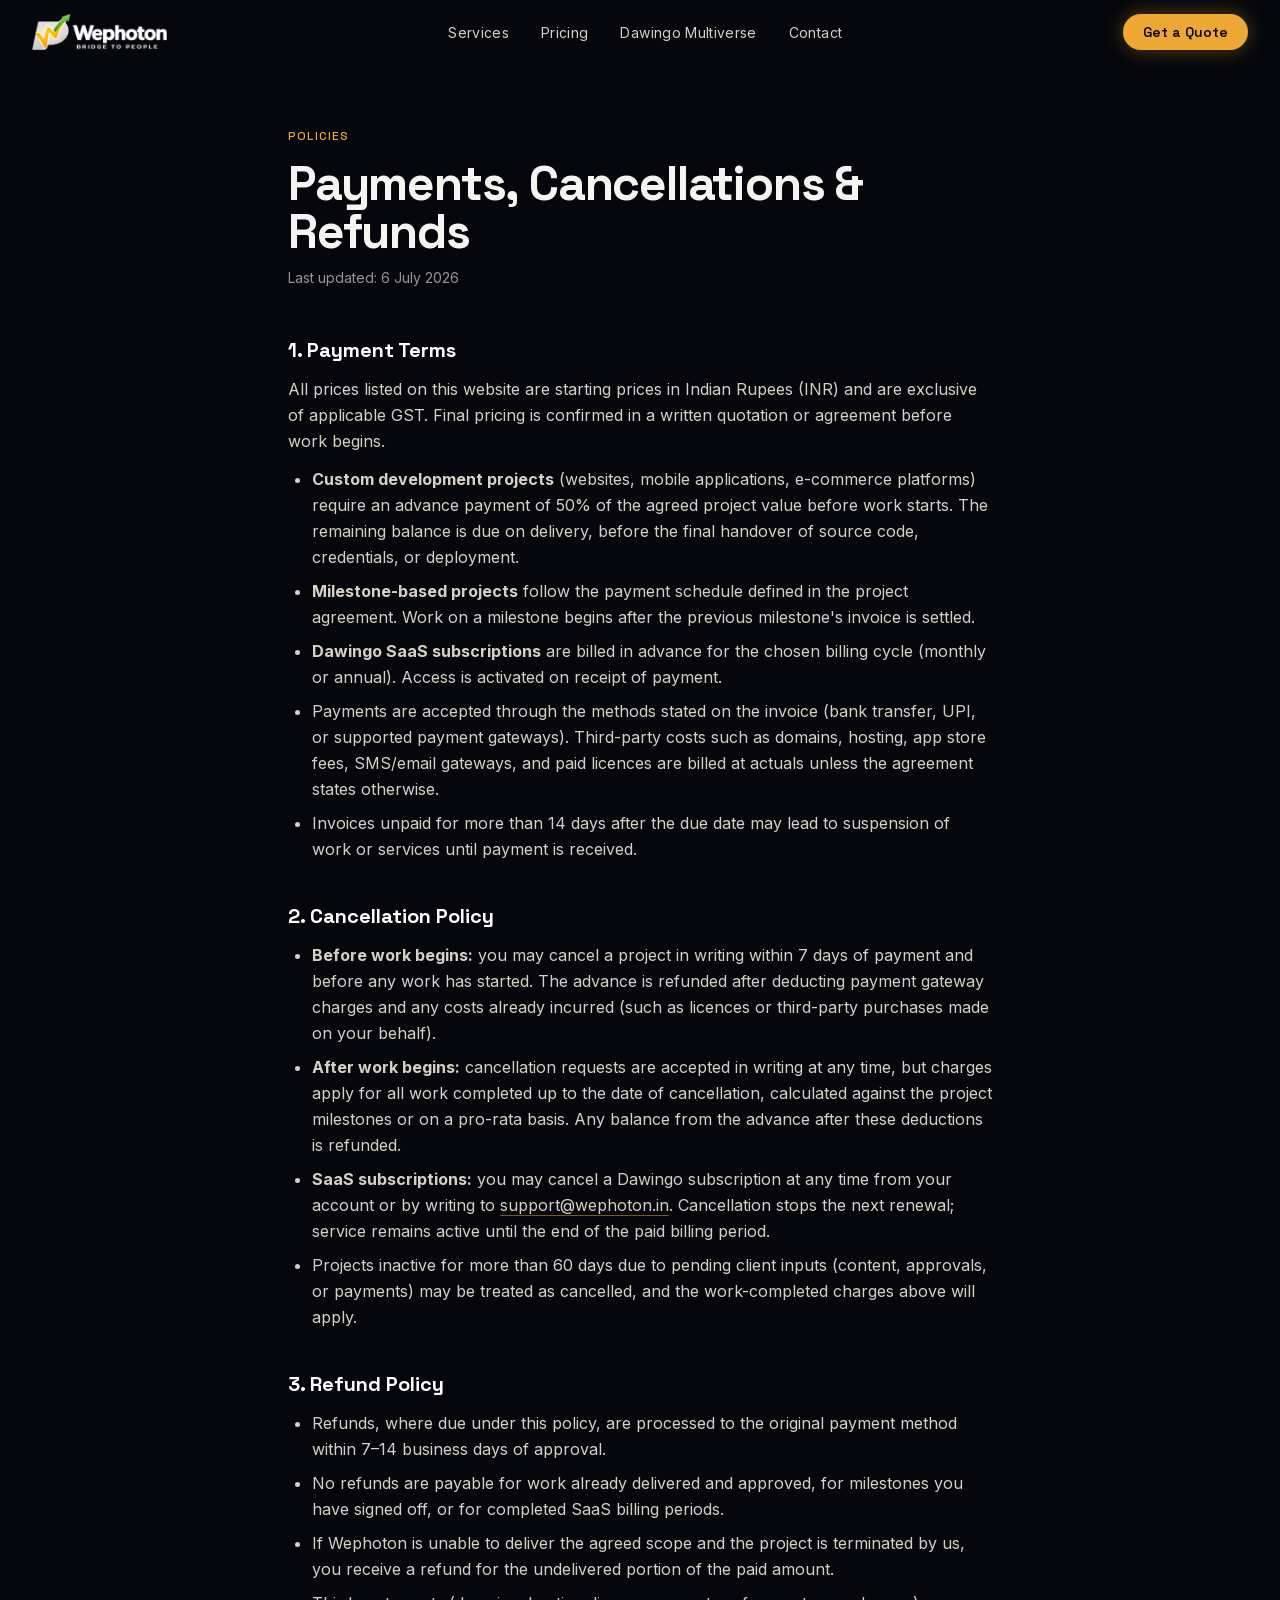
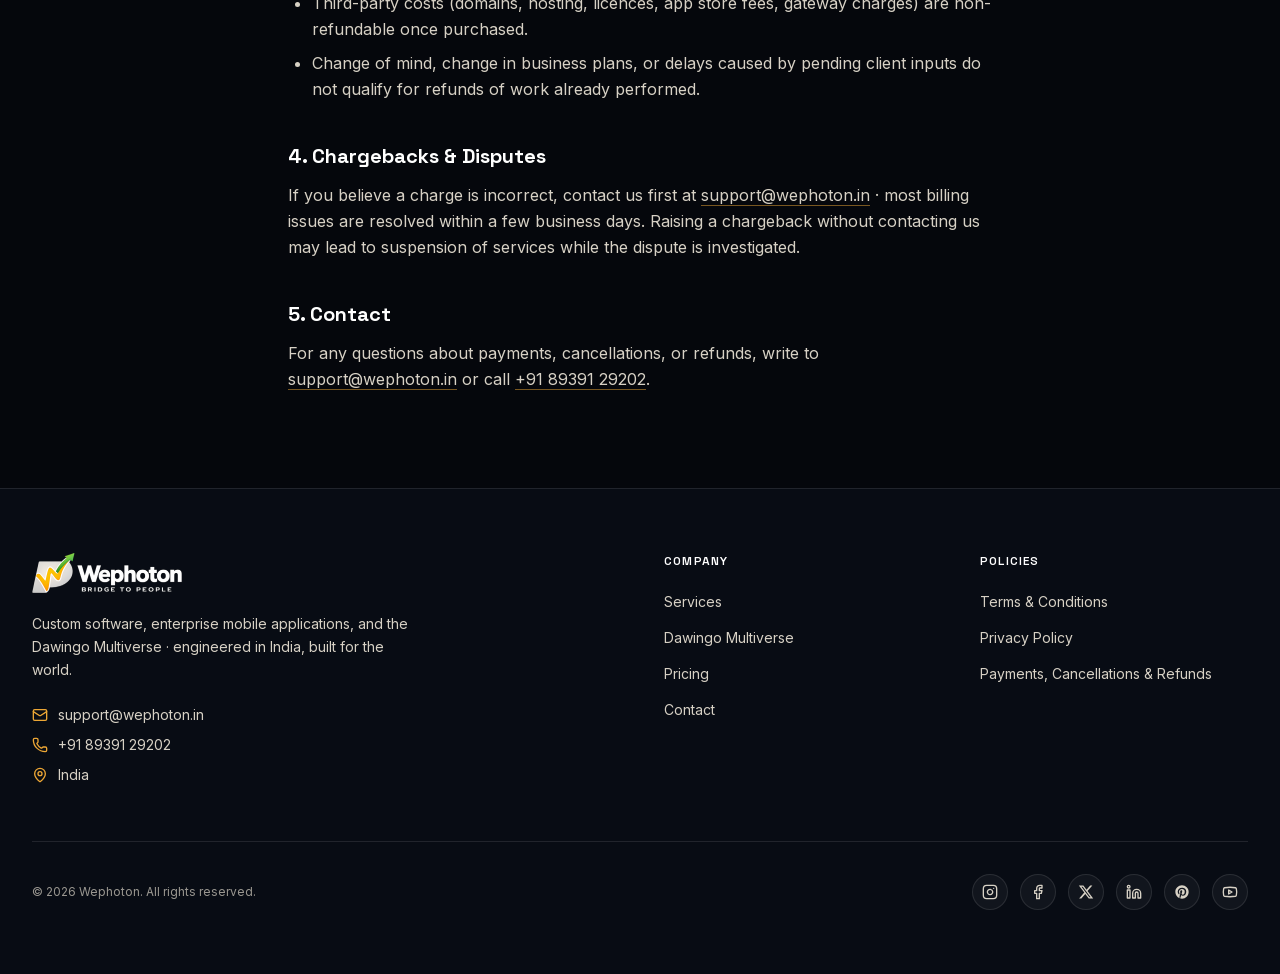
<file: policies/payments-refunds.html>
<!DOCTYPE html><html lang="en" class="space_grotesk_4f9f433b-module__fJfFLG__variable inter_7b064e0d-module__MOT0tq__variable h-full antialiased"><head><meta charSet="utf-8"/><meta name="viewport" content="width=device-width, initial-scale=1"/><link rel="preload" href="/_next/static/media/0c89a48fa5027cee-s.p.2cyn07wtgehh0.woff2" as="font" crossorigin="" type="font/woff2"/><link rel="preload" href="/_next/static/media/83afe278b6a6bb3c-s.p.2bn3s6zvc0dyp.woff2" as="font" crossorigin="" type="font/woff2"/><link rel="preload" as="image" href="/brand/wephoton-logo.png"/><link rel="stylesheet" href="/_next/static/chunks/1bmhjjqwtyiva.css" data-precedence="next"/><link rel="preload" as="script" fetchPriority="low" href="/_next/static/chunks/0dhbjz-xsmu83.js"/><script src="/_next/static/chunks/15orcrkp-_9ct.js" async=""></script><script src="/_next/static/chunks/0iec5q4ack_04.js" async=""></script><script src="/_next/static/chunks/082obv3v03b-9.js" async=""></script><script src="/_next/static/chunks/turbopack-009xbv71a0msh.js" async=""></script><script src="/_next/static/chunks/05-c3ty_6dwfk.js" async=""></script><script src="/_next/static/chunks/153tbw49q_1m9.js" async=""></script><script src="/_next/static/chunks/307s922ldtoys.js" async=""></script><meta name="next-size-adjust" content=""/><title>Payments, Cancellations &amp; Refunds | Wephoton</title><meta name="description" content="Wephoton&#x27;s payment terms, project cancellation rules, and refund policy for software development and Dawingo SaaS subscriptions."/><meta name="keywords" content="software development,mobile app development,enterprise software,SaaS,Dawingo,Wephoton"/><meta property="og:title" content="Wephoton · Software &amp; Mobile App Development"/><meta property="og:description" content="Enterprise software, mobile applications, and the Dawingo Multiverse."/><meta property="og:url" content="https://wephoton.in"/><meta property="og:site_name" content="Wephoton"/><meta property="og:type" content="website"/><meta name="twitter:card" content="summary"/><meta name="twitter:title" content="Wephoton · Software &amp; Mobile App Development"/><meta name="twitter:description" content="Enterprise software, mobile applications, and the Dawingo Multiverse."/><link rel="icon" href="/icon.png?icon.3srfbqiegl4az.png" sizes="512x512" type="image/png"/><script src="/_next/static/chunks/0cz1d0mv5g_q7.js" noModule=""></script></head><body class="min-h-full flex flex-col bg-abyss"><div hidden=""><!--$--><!--/$--></div><header class="fixed inset-x-0 top-0 z-50 border-b transition-colors duration-300 border-transparent bg-transparent"><nav aria-label="Main" class="mx-auto flex h-16 max-w-7xl items-center justify-between px-4 sm:px-6 lg:px-8"><a class="flex items-center gap-2" aria-label="Wephoton home" href="/"><img alt="Wephoton · Bridge to People" width="168" height="45" decoding="async" data-nimg="1" class="h-9 w-auto" style="color:transparent" src="/brand/wephoton-logo.png"/></a><ul class="hidden items-center gap-8 md:flex"><li><a class="text-sm tracking-wide text-platinum transition-colors hover:text-amber" href="/#services">Services</a></li><li><a class="text-sm tracking-wide text-platinum transition-colors hover:text-amber" href="/#pricing">Pricing</a></li><li><a class="text-sm tracking-wide text-platinum transition-colors hover:text-amber" href="/dawingo">Dawingo Multiverse</a></li><li><a class="text-sm tracking-wide text-platinum transition-colors hover:text-amber" href="/contact">Contact</a></li></ul><div class="hidden md:block"><a class="inline-flex items-center rounded-full bg-amber px-5 py-2 font-display text-sm font-semibold text-abyss shadow-[0_0_20px_rgba(237,167,53,0.35)] transition-all duration-300 hover:-translate-y-1 hover:shadow-[0_0_36px_rgba(237,167,53,0.6)]" href="/contact">Get a Quote</a></div><button type="button" class="md:hidden" aria-expanded="false" aria-label="Open menu"><svg xmlns="http://www.w3.org/2000/svg" width="24" height="24" viewBox="0 0 24 24" fill="none" stroke="currentColor" stroke-width="2" stroke-linecap="round" stroke-linejoin="round" class="lucide lucide-menu size-6 text-platinum" aria-hidden="true"><path d="M4 5h16"></path><path d="M4 12h16"></path><path d="M4 19h16"></path></svg></button></nav></header><main class="flex-1 pt-32 pb-24"><div class="mx-auto max-w-3xl px-4 sm:px-6 lg:px-8"><p class="font-display text-xs font-medium uppercase tracking-widest text-amber">Policies</p><h1 class="mt-4 font-display text-4xl font-bold tracking-tight sm:text-5xl">Payments, Cancellations &amp; Refunds</h1><p class="mt-3 text-sm text-platinum/70">Last updated: <!-- -->6 July 2026</p><div class="prose-policy mt-12 space-y-10 [&amp;_h2]:font-display [&amp;_h2]:text-xl [&amp;_h2]:font-bold [&amp;_h2]:text-white [&amp;_p]:mt-3 [&amp;_p]:leading-relaxed [&amp;_p]:text-platinum [&amp;_ul]:mt-3 [&amp;_ul]:list-disc [&amp;_ul]:space-y-2 [&amp;_ul]:pl-6 [&amp;_li]:leading-relaxed [&amp;_li]:text-platinum [&amp;_a]:underline [&amp;_a]:decoration-amber/50 [&amp;_a]:underline-offset-4"><section><h2>1. Payment Terms</h2><p>All prices listed on this website are starting prices in Indian Rupees (INR) and are exclusive of applicable GST. Final pricing is confirmed in a written quotation or agreement before work begins.</p><ul><li><strong>Custom development projects</strong> (websites, mobile applications, e-commerce platforms) require an advance payment of 50% of the agreed project value before work starts. The remaining balance is due on delivery, before the final handover of source code, credentials, or deployment.</li><li><strong>Milestone-based projects</strong> <!-- -->follow the payment schedule defined in the project agreement. Work on a milestone begins after the previous milestone&#x27;s invoice is settled.</li><li><strong>Dawingo SaaS subscriptions</strong> are billed in advance for the chosen billing cycle (monthly or annual). Access is activated on receipt of payment.</li><li>Payments are accepted through the methods stated on the invoice (bank transfer, UPI, or supported payment gateways). Third-party costs such as domains, hosting, app store fees, SMS/email gateways, and paid licences are billed at actuals unless the agreement states otherwise.</li><li>Invoices unpaid for more than 14 days after the due date may lead to suspension of work or services until payment is received.</li></ul></section><section><h2>2. Cancellation Policy</h2><ul><li><strong>Before work begins:</strong> you may cancel a project in writing within 7 days of payment and before any work has started. The advance is refunded after deducting payment gateway charges and any costs already incurred (such as licences or third-party purchases made on your behalf).</li><li><strong>After work begins:</strong> cancellation requests are accepted in writing at any time, but charges apply for all work completed up to the date of cancellation, calculated against the project milestones or on a pro-rata basis. Any balance from the advance after these deductions is refunded.</li><li><strong>SaaS subscriptions:</strong> you may cancel a Dawingo subscription at any time from your account or by writing to<!-- --> <a href="mailto:support@wephoton.in">support@wephoton.in</a>. Cancellation stops the next renewal; service remains active until the end of the paid billing period.</li><li>Projects inactive for more than 60 days due to pending client inputs (content, approvals, or payments) may be treated as cancelled, and the work-completed charges above will apply.</li></ul></section><section><h2>3. Refund Policy</h2><ul><li>Refunds, where due under this policy, are processed to the original payment method within 7–14 business days of approval.</li><li>No refunds are payable for work already delivered and approved, for milestones you have signed off, or for completed SaaS billing periods.</li><li>If Wephoton is unable to deliver the agreed scope and the project is terminated by us, you receive a refund for the undelivered portion of the paid amount.</li><li>Third-party costs (domains, hosting, licences, app store fees, gateway charges) are non-refundable once purchased.</li><li>Change of mind, change in business plans, or delays caused by pending client inputs do not qualify for refunds of work already performed.</li></ul></section><section><h2>4. Chargebacks &amp; Disputes</h2><p>If you believe a charge is incorrect, contact us first at<!-- --> <a href="mailto:support@wephoton.in">support@wephoton.in</a> · most billing issues are resolved within a few business days. Raising a chargeback without contacting us may lead to suspension of services while the dispute is investigated.</p></section><section><h2>5. Contact</h2><p>For any questions about payments, cancellations, or refunds, write to<!-- --> <a href="mailto:support@wephoton.in">support@wephoton.in</a> or call<!-- --> <a href="tel:+918939129202">+91 89391 29202</a>.</p></section></div></div></main><footer class="border-t border-white/10 bg-midnight/60"><div class="mx-auto max-w-7xl px-4 py-16 sm:px-6 lg:px-8"><div class="grid gap-12 lg:grid-cols-4"><div class="lg:col-span-2"><img alt="Wephoton · Bridge to People" loading="lazy" width="190" height="51" decoding="async" data-nimg="1" class="h-10 w-auto" style="color:transparent" src="/brand/wephoton-logo.png"/><p class="mt-5 max-w-sm text-sm leading-relaxed text-platinum">Custom software, enterprise mobile applications, and the Dawingo Multiverse · engineered in India, built for the world.</p><ul class="mt-6 space-y-2.5 text-sm text-platinum"><li><a href="mailto:support@wephoton.in" class="flex items-center gap-2.5 transition-colors hover:text-amber"><svg xmlns="http://www.w3.org/2000/svg" width="24" height="24" viewBox="0 0 24 24" fill="none" stroke="currentColor" stroke-width="2" stroke-linecap="round" stroke-linejoin="round" class="lucide lucide-mail size-4 text-amber" aria-hidden="true"><path d="m22 7-8.991 5.727a2 2 0 0 1-2.009 0L2 7"></path><rect x="2" y="4" width="20" height="16" rx="2"></rect></svg>support@wephoton.in</a></li><li><a href="tel:+918939129202" class="flex items-center gap-2.5 transition-colors hover:text-amber"><svg xmlns="http://www.w3.org/2000/svg" width="24" height="24" viewBox="0 0 24 24" fill="none" stroke="currentColor" stroke-width="2" stroke-linecap="round" stroke-linejoin="round" class="lucide lucide-phone size-4 text-amber" aria-hidden="true"><path d="M13.832 16.568a1 1 0 0 0 1.213-.303l.355-.465A2 2 0 0 1 17 15h3a2 2 0 0 1 2 2v3a2 2 0 0 1-2 2A18 18 0 0 1 2 4a2 2 0 0 1 2-2h3a2 2 0 0 1 2 2v3a2 2 0 0 1-.8 1.6l-.468.351a1 1 0 0 0-.292 1.233 14 14 0 0 0 6.392 6.384"></path></svg>+91 89391 29202</a></li><li class="flex items-center gap-2.5"><svg xmlns="http://www.w3.org/2000/svg" width="24" height="24" viewBox="0 0 24 24" fill="none" stroke="currentColor" stroke-width="2" stroke-linecap="round" stroke-linejoin="round" class="lucide lucide-map-pin size-4 text-amber" aria-hidden="true"><path d="M20 10c0 4.993-5.539 10.193-7.399 11.799a1 1 0 0 1-1.202 0C9.539 20.193 4 14.993 4 10a8 8 0 0 1 16 0"></path><circle cx="12" cy="10" r="3"></circle></svg>India</li></ul></div><nav aria-label="Site"><h3 class="font-display text-xs font-semibold uppercase tracking-widest text-white">Company</h3><ul class="mt-5 space-y-3"><li><a class="text-sm text-platinum transition-colors hover:text-amber" href="/#services">Services</a></li><li><a class="text-sm text-platinum transition-colors hover:text-amber" href="/dawingo">Dawingo Multiverse</a></li><li><a class="text-sm text-platinum transition-colors hover:text-amber" href="/#pricing">Pricing</a></li><li><a class="text-sm text-platinum transition-colors hover:text-amber" href="/contact">Contact</a></li></ul></nav><nav aria-label="Legal"><h3 class="font-display text-xs font-semibold uppercase tracking-widest text-white">Policies</h3><ul class="mt-5 space-y-3"><li><a class="text-sm text-platinum transition-colors hover:text-amber" href="/policies/terms">Terms &amp; Conditions</a></li><li><a class="text-sm text-platinum transition-colors hover:text-amber" href="/policies/privacy">Privacy Policy</a></li><li><a class="text-sm text-platinum transition-colors hover:text-amber" href="/policies/payments-refunds">Payments, Cancellations &amp; Refunds</a></li></ul></nav></div><div class="mt-14 flex flex-col items-start justify-between gap-6 border-t border-white/10 pt-8 sm:flex-row sm:items-center"><p class="text-xs text-platinum/70">© <!-- -->2026<!-- --> Wephoton. All rights reserved.</p><ul class="flex items-center gap-3" aria-label="Social media"><li><a href="https://instagram.com/wephoton" target="_blank" rel="noopener noreferrer" aria-label="Wephoton on Instagram" class="flex size-9 items-center justify-center rounded-full border border-white/10 bg-white/[0.04] text-platinum transition-all duration-300 hover:-translate-y-1 hover:border-amber/50 hover:text-amber hover:shadow-[0_0_20px_rgba(237,167,53,0.25)]"><svg viewBox="0 0 24 24" fill="none" stroke="currentColor" stroke-width="2" stroke-linecap="round" stroke-linejoin="round" class="size-4" aria-hidden="true"><rect width="20" height="20" x="2" y="2" rx="5" ry="5"></rect><path d="M16 11.37A4 4 0 1 1 12.63 8 4 4 0 0 1 16 11.37z"></path><line x1="17.5" x2="17.51" y1="6.5" y2="6.5"></line></svg></a></li><li><a href="https://facebook.com/wephoton" target="_blank" rel="noopener noreferrer" aria-label="Wephoton on Facebook" class="flex size-9 items-center justify-center rounded-full border border-white/10 bg-white/[0.04] text-platinum transition-all duration-300 hover:-translate-y-1 hover:border-amber/50 hover:text-amber hover:shadow-[0_0_20px_rgba(237,167,53,0.25)]"><svg viewBox="0 0 24 24" fill="none" stroke="currentColor" stroke-width="2" stroke-linecap="round" stroke-linejoin="round" class="size-4" aria-hidden="true"><path d="M18 2h-3a5 5 0 0 0-5 5v3H7v4h3v8h4v-8h3l1-4h-4V7a1 1 0 0 1 1-1h3z"></path></svg></a></li><li><a href="https://x.com/wephoton" target="_blank" rel="noopener noreferrer" aria-label="Wephoton on X" class="flex size-9 items-center justify-center rounded-full border border-white/10 bg-white/[0.04] text-platinum transition-all duration-300 hover:-translate-y-1 hover:border-amber/50 hover:text-amber hover:shadow-[0_0_20px_rgba(237,167,53,0.25)]"><svg viewBox="0 0 24 24" fill="currentColor" class="size-4" aria-hidden="true"><path d="M18.244 2.25h3.308l-7.227 8.26 8.502 11.24H16.17l-5.214-6.817L4.99 21.75H1.68l7.73-8.835L1.254 2.25H8.08l4.713 6.231zm-1.161 17.52h1.833L7.084 4.126H5.117z"></path></svg></a></li><li><a href="https://linkedin.com/company/wephoton" target="_blank" rel="noopener noreferrer" aria-label="Wephoton on LinkedIn" class="flex size-9 items-center justify-center rounded-full border border-white/10 bg-white/[0.04] text-platinum transition-all duration-300 hover:-translate-y-1 hover:border-amber/50 hover:text-amber hover:shadow-[0_0_20px_rgba(237,167,53,0.25)]"><svg viewBox="0 0 24 24" fill="none" stroke="currentColor" stroke-width="2" stroke-linecap="round" stroke-linejoin="round" class="size-4" aria-hidden="true"><path d="M16 8a6 6 0 0 1 6 6v7h-4v-7a2 2 0 0 0-2-2 2 2 0 0 0-2 2v7h-4v-7a6 6 0 0 1 6-6z"></path><rect width="4" height="12" x="2" y="9"></rect><circle cx="4" cy="4" r="2"></circle></svg></a></li><li><a href="https://pinterest.com/wephoton" target="_blank" rel="noopener noreferrer" aria-label="Wephoton on Pinterest" class="flex size-9 items-center justify-center rounded-full border border-white/10 bg-white/[0.04] text-platinum transition-all duration-300 hover:-translate-y-1 hover:border-amber/50 hover:text-amber hover:shadow-[0_0_20px_rgba(237,167,53,0.25)]"><svg viewBox="0 0 24 24" fill="currentColor" class="size-4" aria-hidden="true"><path d="M12 2C6.477 2 2 6.477 2 12c0 4.237 2.636 7.855 6.356 9.312-.088-.791-.167-2.005.035-2.868.181-.78 1.172-4.97 1.172-4.97s-.299-.6-.299-1.486c0-1.39.806-2.428 1.81-2.428.853 0 1.265.64 1.265 1.408 0 .858-.546 2.14-.828 3.33-.236.995.5 1.807 1.48 1.807 1.778 0 3.144-1.874 3.144-4.58 0-2.393-1.72-4.068-4.177-4.068-2.845 0-4.515 2.135-4.515 4.34 0 .859.331 1.781.745 2.281a.3.3 0 0 1 .069.288l-.278 1.133c-.044.183-.145.223-.335.134-1.249-.581-2.03-2.407-2.03-3.874 0-3.154 2.292-6.052 6.608-6.052 3.469 0 6.165 2.472 6.165 5.776 0 3.447-2.173 6.22-5.19 6.22-1.013 0-1.965-.527-2.292-1.148l-.623 2.378c-.226.869-.835 1.958-1.244 2.621.937.29 1.931.446 2.962.446 5.523 0 10-4.477 10-10S17.523 2 12 2z"></path></svg></a></li><li><a href="https://youtube.com/@wephoton" target="_blank" rel="noopener noreferrer" aria-label="Wephoton on YouTube" class="flex size-9 items-center justify-center rounded-full border border-white/10 bg-white/[0.04] text-platinum transition-all duration-300 hover:-translate-y-1 hover:border-amber/50 hover:text-amber hover:shadow-[0_0_20px_rgba(237,167,53,0.25)]"><svg viewBox="0 0 24 24" fill="none" stroke="currentColor" stroke-width="2" stroke-linecap="round" stroke-linejoin="round" class="size-4" aria-hidden="true"><path d="M2.5 17a24.12 24.12 0 0 1 0-10 2 2 0 0 1 1.4-1.4 49.56 49.56 0 0 1 16.2 0A2 2 0 0 1 21.5 7a24.12 24.12 0 0 1 0 10 2 2 0 0 1-1.4 1.4 49.55 49.55 0 0 1-16.2 0A2 2 0 0 1 2.5 17"></path><path d="m10 15 5-3-5-3z"></path></svg></a></li></ul></div></div></footer><!--$--><!--/$--><script src="/_next/static/chunks/0dhbjz-xsmu83.js" id="_R_" async=""></script><script>(self.__next_f=self.__next_f||[]).push([0])</script><script>self.__next_f.push([1,"1:\"$Sreact.fragment\"\n2:I[39756,[\"/_next/static/chunks/05-c3ty_6dwfk.js\",\"/_next/static/chunks/153tbw49q_1m9.js\"],\"default\"]\n3:I[37457,[\"/_next/static/chunks/05-c3ty_6dwfk.js\",\"/_next/static/chunks/153tbw49q_1m9.js\"],\"default\"]\n4:I[63780,[\"/_next/static/chunks/05-c3ty_6dwfk.js\",\"/_next/static/chunks/153tbw49q_1m9.js\",\"/_next/static/chunks/307s922ldtoys.js\"],\"default\"]\n11:I[68027,[\"/_next/static/chunks/05-c3ty_6dwfk.js\",\"/_next/static/chunks/153tbw49q_1m9.js\"],\"default\",1]\n:HL[\"/_next/static/chunks/1bmhjjqwtyiva.css\",\"style\"]\n:HL[\"/_next/static/media/0c89a48fa5027cee-s.p.2cyn07wtgehh0.woff2\",\"font\",{\"crossOrigin\":\"\",\"type\":\"font/woff2\"}]\n:HL[\"/_next/static/media/83afe278b6a6bb3c-s.p.2bn3s6zvc0dyp.woff2\",\"font\",{\"crossOrigin\":\"\",\"type\":\"font/woff2\"}]\n"])</script><script>self.__next_f.push([1,"0:{\"P\":null,\"c\":[\"\",\"policies\",\"payments-refunds\"],\"q\":\"\",\"i\":false,\"f\":[[[\"\",{\"children\":[\"policies\",{\"children\":[\"payments-refunds\",{\"children\":[\"__PAGE__\",{}]}]}]},\"$undefined\",\"$undefined\",16],[[\"$\",\"$1\",\"c\",{\"children\":[[[\"$\",\"link\",\"0\",{\"rel\":\"stylesheet\",\"href\":\"/_next/static/chunks/1bmhjjqwtyiva.css\",\"precedence\":\"next\",\"crossOrigin\":\"$undefined\",\"nonce\":\"$undefined\"}],[\"$\",\"script\",\"script-0\",{\"src\":\"/_next/static/chunks/05-c3ty_6dwfk.js\",\"async\":true,\"nonce\":\"$undefined\"}],[\"$\",\"script\",\"script-1\",{\"src\":\"/_next/static/chunks/153tbw49q_1m9.js\",\"async\":true,\"nonce\":\"$undefined\"}]],[\"$\",\"html\",null,{\"lang\":\"en\",\"className\":\"space_grotesk_4f9f433b-module__fJfFLG__variable inter_7b064e0d-module__MOT0tq__variable h-full antialiased\",\"children\":[\"$\",\"body\",null,{\"className\":\"min-h-full flex flex-col bg-abyss\",\"children\":[\"$\",\"$L2\",null,{\"parallelRouterKey\":\"children\",\"error\":\"$undefined\",\"errorStyles\":\"$undefined\",\"errorScripts\":\"$undefined\",\"template\":[\"$\",\"$L3\",null,{}],\"templateStyles\":\"$undefined\",\"templateScripts\":\"$undefined\",\"notFound\":[[[\"$\",\"title\",null,{\"children\":\"404: This page could not be found.\"}],[\"$\",\"div\",null,{\"style\":{\"fontFamily\":\"system-ui,\\\"Segoe UI\\\",Roboto,Helvetica,Arial,sans-serif,\\\"Apple Color Emoji\\\",\\\"Segoe UI Emoji\\\"\",\"height\":\"100vh\",\"textAlign\":\"center\",\"display\":\"flex\",\"flexDirection\":\"column\",\"alignItems\":\"center\",\"justifyContent\":\"center\"},\"children\":[\"$\",\"div\",null,{\"children\":[[\"$\",\"style\",null,{\"dangerouslySetInnerHTML\":{\"__html\":\"body{color:#000;background:#fff;margin:0}.next-error-h1{border-right:1px solid rgba(0,0,0,.3)}@media (prefers-color-scheme:dark){body{color:#fff;background:#000}.next-error-h1{border-right:1px solid rgba(255,255,255,.3)}}\"}}],[\"$\",\"h1\",null,{\"className\":\"next-error-h1\",\"style\":{\"display\":\"inline-block\",\"margin\":\"0 20px 0 0\",\"padding\":\"0 23px 0 0\",\"fontSize\":24,\"fontWeight\":500,\"verticalAlign\":\"top\",\"lineHeight\":\"49px\"},\"children\":404}],[\"$\",\"div\",null,{\"style\":{\"display\":\"inline-block\"},\"children\":[\"$\",\"h2\",null,{\"style\":{\"fontSize\":14,\"fontWeight\":400,\"lineHeight\":\"49px\",\"margin\":0},\"children\":\"This page could not be found.\"}]}]]}]}]],[]],\"forbidden\":\"$undefined\",\"unauthorized\":\"$undefined\"}]}]}]]}],{\"children\":[[\"$\",\"$1\",\"c\",{\"children\":[null,[\"$\",\"$L2\",null,{\"parallelRouterKey\":\"children\",\"error\":\"$undefined\",\"errorStyles\":\"$undefined\",\"errorScripts\":\"$undefined\",\"template\":[\"$\",\"$L3\",null,{}],\"templateStyles\":\"$undefined\",\"templateScripts\":\"$undefined\",\"notFound\":\"$undefined\",\"forbidden\":\"$undefined\",\"unauthorized\":\"$undefined\"}]]}],{\"children\":[[\"$\",\"$1\",\"c\",{\"children\":[null,[\"$\",\"$L2\",null,{\"parallelRouterKey\":\"children\",\"error\":\"$undefined\",\"errorStyles\":\"$undefined\",\"errorScripts\":\"$undefined\",\"template\":[\"$\",\"$L3\",null,{}],\"templateStyles\":\"$undefined\",\"templateScripts\":\"$undefined\",\"notFound\":\"$undefined\",\"forbidden\":\"$undefined\",\"unauthorized\":\"$undefined\"}]]}],{\"children\":[[\"$\",\"$1\",\"c\",{\"children\":[[[\"$\",\"$L4\",null,{}],[\"$\",\"main\",null,{\"className\":\"flex-1 pt-32 pb-24\",\"children\":[\"$\",\"div\",null,{\"className\":\"mx-auto max-w-3xl px-4 sm:px-6 lg:px-8\",\"children\":[[\"$\",\"p\",null,{\"className\":\"font-display text-xs font-medium uppercase tracking-widest text-amber\",\"children\":\"Policies\"}],[\"$\",\"h1\",null,{\"className\":\"mt-4 font-display text-4xl font-bold tracking-tight sm:text-5xl\",\"children\":\"Payments, Cancellations \u0026 Refunds\"}],[\"$\",\"p\",null,{\"className\":\"mt-3 text-sm text-platinum/70\",\"children\":[\"Last updated: \",\"6 July 2026\"]}],[\"$\",\"div\",null,{\"className\":\"prose-policy mt-12 space-y-10 [\u0026_h2]:font-display [\u0026_h2]:text-xl [\u0026_h2]:font-bold [\u0026_h2]:text-white [\u0026_p]:mt-3 [\u0026_p]:leading-relaxed [\u0026_p]:text-platinum [\u0026_ul]:mt-3 [\u0026_ul]:list-disc [\u0026_ul]:space-y-2 [\u0026_ul]:pl-6 [\u0026_li]:leading-relaxed [\u0026_li]:text-platinum [\u0026_a]:underline [\u0026_a]:decoration-amber/50 [\u0026_a]:underline-offset-4\",\"children\":[[\"$\",\"section\",null,{\"children\":[[\"$\",\"h2\",null,{\"children\":\"1. Payment Terms\"}],[\"$\",\"p\",null,{\"children\":\"All prices listed on this website are starting prices in Indian Rupees (INR) and are exclusive of applicable GST. Final pricing is confirmed in a written quotation or agreement before work begins.\"}],[\"$\",\"ul\",null,{\"children\":[[\"$\",\"li\",null,{\"children\":[[\"$\",\"strong\",null,{\"children\":\"Custom development projects\"}],\" (websites, mobile applications, e-commerce platforms) require an advance payment of 50% of the agreed project value before work starts. The remaining balance is due on delivery, before the final handover of source code, credentials, or deployment.\"]}],[\"$\",\"li\",null,{\"children\":[[\"$\",\"strong\",null,{\"children\":\"Milestone-based projects\"}],\" \",\"follow the payment schedule defined in the project agreement. Work on a milestone begins after the previous milestone's invoice is settled.\"]}],\"$L5\",\"$L6\",\"$L7\"]}]]}],\"$L8\",\"$L9\",\"$La\",\"$Lb\"]}]]}]}],\"$Lc\"],[\"$Ld\"],\"$Le\"]}],{},null,false,null]},null,false,\"$@f\"]},null,false,\"$@f\"]},null,false,null],\"$L10\",false]],\"m\":\"$undefined\",\"G\":[\"$11\",[\"$L12\"]],\"S\":true,\"h\":null,\"s\":\"$undefined\",\"l\":\"$undefined\",\"p\":\"$undefined\",\"d\":\"$undefined\",\"b\":\"pEidzEzJNo-wVstBHLxjC\"}\n"])</script><script>self.__next_f.push([1,"13:I[5500,[\"/_next/static/chunks/05-c3ty_6dwfk.js\",\"/_next/static/chunks/153tbw49q_1m9.js\",\"/_next/static/chunks/307s922ldtoys.js\"],\"Image\"]\n14:I[5014,[\"/_next/static/chunks/05-c3ty_6dwfk.js\",\"/_next/static/chunks/153tbw49q_1m9.js\",\"/_next/static/chunks/307s922ldtoys.js\"],\"default\"]\n15:I[22016,[\"/_next/static/chunks/05-c3ty_6dwfk.js\",\"/_next/static/chunks/153tbw49q_1m9.js\",\"/_next/static/chunks/307s922ldtoys.js\"],\"\"]\n1c:I[97367,[\"/_next/static/chunks/05-c3ty_6dwfk.js\",\"/_next/static/chunks/153tbw49q_1m9.js\"],\"OutletBoundary\"]\n1d:\"$Sreact.suspense\"\n20:I[97367,[\"/_next/static/chunks/05-c3ty_6dwfk.js\",\"/_next/static/chunks/153tbw49q_1m9.js\"],\"ViewportBoundary\"]\n22:I[97367,[\"/_next/static/chunks/05-c3ty_6dwfk.js\",\"/_next/static/chunks/153tbw49q_1m9.js\"],\"MetadataBoundary\"]\n5:[\"$\",\"li\",null,{\"children\":[[\"$\",\"strong\",null,{\"children\":\"Dawingo SaaS subscriptions\"}],\" are billed in advance for the chosen billing cycle (monthly or annual). Access is activated on receipt of payment.\"]}]\n6:[\"$\",\"li\",null,{\"children\":\"Payments are accepted through the methods stated on the invoice (bank transfer, UPI, or supported payment gateways). Third-party costs such as domains, hosting, app store fees, SMS/email gateways, and paid licences are billed at actuals unless the agreement states otherwise.\"}]\n7:[\"$\",\"li\",null,{\"children\":\"Invoices unpaid for more than 14 days after the due date may lead to suspension of work or services until payment is received.\"}]\n"])</script><script>self.__next_f.push([1,"8:[\"$\",\"section\",null,{\"children\":[[\"$\",\"h2\",null,{\"children\":\"2. Cancellation Policy\"}],[\"$\",\"ul\",null,{\"children\":[[\"$\",\"li\",null,{\"children\":[[\"$\",\"strong\",null,{\"children\":\"Before work begins:\"}],\" you may cancel a project in writing within 7 days of payment and before any work has started. The advance is refunded after deducting payment gateway charges and any costs already incurred (such as licences or third-party purchases made on your behalf).\"]}],[\"$\",\"li\",null,{\"children\":[[\"$\",\"strong\",null,{\"children\":\"After work begins:\"}],\" cancellation requests are accepted in writing at any time, but charges apply for all work completed up to the date of cancellation, calculated against the project milestones or on a pro-rata basis. Any balance from the advance after these deductions is refunded.\"]}],[\"$\",\"li\",null,{\"children\":[[\"$\",\"strong\",null,{\"children\":\"SaaS subscriptions:\"}],\" you may cancel a Dawingo subscription at any time from your account or by writing to\",\" \",[\"$\",\"a\",null,{\"href\":\"mailto:support@wephoton.in\",\"children\":\"support@wephoton.in\"}],\". Cancellation stops the next renewal; service remains active until the end of the paid billing period.\"]}],[\"$\",\"li\",null,{\"children\":\"Projects inactive for more than 60 days due to pending client inputs (content, approvals, or payments) may be treated as cancelled, and the work-completed charges above will apply.\"}]]}]]}]\n"])</script><script>self.__next_f.push([1,"9:[\"$\",\"section\",null,{\"children\":[[\"$\",\"h2\",null,{\"children\":\"3. Refund Policy\"}],[\"$\",\"ul\",null,{\"children\":[[\"$\",\"li\",null,{\"children\":\"Refunds, where due under this policy, are processed to the original payment method within 7–14 business days of approval.\"}],[\"$\",\"li\",null,{\"children\":\"No refunds are payable for work already delivered and approved, for milestones you have signed off, or for completed SaaS billing periods.\"}],[\"$\",\"li\",null,{\"children\":\"If Wephoton is unable to deliver the agreed scope and the project is terminated by us, you receive a refund for the undelivered portion of the paid amount.\"}],[\"$\",\"li\",null,{\"children\":\"Third-party costs (domains, hosting, licences, app store fees, gateway charges) are non-refundable once purchased.\"}],[\"$\",\"li\",null,{\"children\":\"Change of mind, change in business plans, or delays caused by pending client inputs do not qualify for refunds of work already performed.\"}]]}]]}]\na:[\"$\",\"section\",null,{\"children\":[[\"$\",\"h2\",null,{\"children\":\"4. Chargebacks \u0026 Disputes\"}],[\"$\",\"p\",null,{\"children\":[\"If you believe a charge is incorrect, contact us first at\",\" \",[\"$\",\"a\",null,{\"href\":\"mailto:support@wephoton.in\",\"children\":\"support@wephoton.in\"}],\" · most billing issues are resolved within a few business days. Raising a chargeback without contacting us may lead to suspension of services while the dispute is investigated.\"]}]]}]\nb:[\"$\",\"section\",null,{\"children\":[[\"$\",\"h2\",null,{\"children\":\"5. Contact\"}],[\"$\",\"p\",null,{\"children\":[\"For any questions about payments, cancellations, or refunds, write to\",\" \",[\"$\",\"a\",null,{\"href\":\"mailto:support@wephoton.in\",\"children\":\"support@wephoton.in\"}],\" or call\",\" \",[\"$\",\"a\",null,{\"href\":\"tel:+918939129202\",\"children\":\"+91 89391 29202\"}],\".\"]}]]}]\n"])</script><script>self.__next_f.push([1,"c:[\"$\",\"footer\",null,{\"className\":\"border-t border-white/10 bg-midnight/60\",\"children\":[\"$\",\"div\",null,{\"className\":\"mx-auto max-w-7xl px-4 py-16 sm:px-6 lg:px-8\",\"children\":[[\"$\",\"div\",null,{\"className\":\"grid gap-12 lg:grid-cols-4\",\"children\":[[\"$\",\"div\",null,{\"className\":\"lg:col-span-2\",\"children\":[[\"$\",\"$L13\",null,{\"src\":\"/brand/wephoton-logo.png\",\"alt\":\"Wephoton · Bridge to People\",\"width\":190,\"height\":51,\"className\":\"h-10 w-auto\"}],[\"$\",\"p\",null,{\"className\":\"mt-5 max-w-sm text-sm leading-relaxed text-platinum\",\"children\":\"Custom software, enterprise mobile applications, and the Dawingo Multiverse · engineered in India, built for the world.\"}],[\"$\",\"ul\",null,{\"className\":\"mt-6 space-y-2.5 text-sm text-platinum\",\"children\":[[\"$\",\"li\",null,{\"children\":[\"$\",\"a\",null,{\"href\":\"mailto:support@wephoton.in\",\"className\":\"flex items-center gap-2.5 transition-colors hover:text-amber\",\"children\":[[\"$\",\"$L14\",null,{\"ref\":\"$undefined\",\"iconNode\":[[\"path\",{\"d\":\"m22 7-8.991 5.727a2 2 0 0 1-2.009 0L2 7\",\"key\":\"132q7q\"}],[\"rect\",{\"x\":\"2\",\"y\":\"4\",\"width\":\"20\",\"height\":\"16\",\"rx\":\"2\",\"key\":\"izxlao\"}]],\"className\":\"lucide-mail size-4 text-amber\",\"aria-hidden\":true}],\"support@wephoton.in\"]}]}],[\"$\",\"li\",null,{\"children\":[\"$\",\"a\",null,{\"href\":\"tel:+918939129202\",\"className\":\"flex items-center gap-2.5 transition-colors hover:text-amber\",\"children\":[[\"$\",\"$L14\",null,{\"ref\":\"$undefined\",\"iconNode\":[[\"path\",{\"d\":\"M13.832 16.568a1 1 0 0 0 1.213-.303l.355-.465A2 2 0 0 1 17 15h3a2 2 0 0 1 2 2v3a2 2 0 0 1-2 2A18 18 0 0 1 2 4a2 2 0 0 1 2-2h3a2 2 0 0 1 2 2v3a2 2 0 0 1-.8 1.6l-.468.351a1 1 0 0 0-.292 1.233 14 14 0 0 0 6.392 6.384\",\"key\":\"9njp5v\"}]],\"className\":\"lucide-phone size-4 text-amber\",\"aria-hidden\":true}],\"+91 89391 29202\"]}]}],[\"$\",\"li\",null,{\"className\":\"flex items-center gap-2.5\",\"children\":[[\"$\",\"$L14\",null,{\"ref\":\"$undefined\",\"iconNode\":[[\"path\",{\"d\":\"M20 10c0 4.993-5.539 10.193-7.399 11.799a1 1 0 0 1-1.202 0C9.539 20.193 4 14.993 4 10a8 8 0 0 1 16 0\",\"key\":\"1r0f0z\"}],[\"circle\",{\"cx\":\"12\",\"cy\":\"10\",\"r\":\"3\",\"key\":\"ilqhr7\"}]],\"className\":\"lucide-map-pin size-4 text-amber\",\"aria-hidden\":true}],\"India\"]}]]}]]}],[\"$\",\"nav\",null,{\"aria-label\":\"Site\",\"children\":[[\"$\",\"h3\",null,{\"className\":\"font-display text-xs font-semibold uppercase tracking-widest text-white\",\"children\":\"Company\"}],[\"$\",\"ul\",null,{\"className\":\"mt-5 space-y-3\",\"children\":[[\"$\",\"li\",\"/#services\",{\"children\":[\"$\",\"$L15\",null,{\"href\":\"/#services\",\"className\":\"text-sm text-platinum transition-colors hover:text-amber\",\"children\":\"Services\"}]}],[\"$\",\"li\",\"/dawingo\",{\"children\":[\"$\",\"$L15\",null,{\"href\":\"/dawingo\",\"className\":\"text-sm text-platinum transition-colors hover:text-amber\",\"children\":\"Dawingo Multiverse\"}]}],[\"$\",\"li\",\"/#pricing\",{\"children\":[\"$\",\"$L15\",null,{\"href\":\"/#pricing\",\"className\":\"text-sm text-platinum transition-colors hover:text-amber\",\"children\":\"Pricing\"}]}],[\"$\",\"li\",\"/contact\",{\"children\":[\"$\",\"$L15\",null,{\"href\":\"/contact\",\"className\":\"text-sm text-platinum transition-colors hover:text-amber\",\"children\":\"Contact\"}]}]]}]]}],[\"$\",\"nav\",null,{\"aria-label\":\"Legal\",\"children\":[[\"$\",\"h3\",null,{\"className\":\"font-display text-xs font-semibold uppercase tracking-widest text-white\",\"children\":\"Policies\"}],[\"$\",\"ul\",null,{\"className\":\"mt-5 space-y-3\",\"children\":[[\"$\",\"li\",\"/policies/terms\",{\"children\":[\"$\",\"$L15\",null,{\"href\":\"/policies/terms\",\"className\":\"text-sm text-platinum transition-colors hover:text-amber\",\"children\":\"Terms \u0026 Conditions\"}]}],[\"$\",\"li\",\"/policies/privacy\",{\"children\":[\"$\",\"$L15\",null,{\"href\":\"/policies/privacy\",\"className\":\"text-sm text-platinum transition-colors hover:text-amber\",\"children\":\"Privacy Policy\"}]}],[\"$\",\"li\",\"/policies/payments-refunds\",{\"children\":[\"$\",\"$L15\",null,{\"href\":\"/policies/payments-refunds\",\"className\":\"text-sm text-platinum transition-colors hover:text-amber\",\"children\":\"Payments, Cancellations \u0026 Refunds\"}]}]]}]]}]]}],[\"$\",\"div\",null,{\"className\":\"mt-14 flex flex-col items-start justify-between gap-6 border-t border-white/10 pt-8 sm:flex-row sm:items-center\",\"children\":[[\"$\",\"p\",null,{\"className\":\"text-xs text-platinum/70\",\"children\":[\"© \",2026,\" Wephoton. All rights reserved.\"]}],[\"$\",\"ul\",null,{\"className\":\"flex items-center gap-3\",\"aria-label\":\"Social media\",\"children\":[[\"$\",\"li\",\"Instagram\",{\"children\":[\"$\",\"a\",null,{\"href\":\"https://instagram.com/wephoton\",\"target\":\"_blank\",\"rel\":\"noopener noreferrer\",\"aria-label\":\"Wephoton on Instagram\",\"className\":\"flex size-9 items-center justify-center rounded-full border border-white/10 bg-white/[0.04] text-platinum transition-all duration-300 hover:-translate-y-1 hover:border-amber/50 hover:text-amber hover:shadow-[0_0_20px_rgba(237,167,53,0.25)]\",\"children\":\"$L16\"}]}],\"$L17\",\"$L18\",\"$L19\",\"$L1a\",\"$L1b\"]}]]}]]}]}]\n"])</script><script>self.__next_f.push([1,"d:[\"$\",\"script\",\"script-0\",{\"src\":\"/_next/static/chunks/307s922ldtoys.js\",\"async\":true,\"nonce\":\"$undefined\"}]\ne:[\"$\",\"$L1c\",null,{\"children\":[\"$\",\"$1d\",null,{\"name\":\"Next.MetadataOutlet\",\"children\":\"$@1e\"}]}]\n1f:[]\nf:\"$W1f\"\n10:[\"$\",\"$1\",\"h\",{\"children\":[null,[\"$\",\"$L20\",null,{\"children\":\"$L21\"}],[\"$\",\"div\",null,{\"hidden\":true,\"children\":[\"$\",\"$L22\",null,{\"children\":[\"$\",\"$1d\",null,{\"name\":\"Next.Metadata\",\"children\":\"$L23\"}]}]}],[\"$\",\"meta\",null,{\"name\":\"next-size-adjust\",\"content\":\"\"}]]}]\n12:[\"$\",\"link\",\"0\",{\"rel\":\"stylesheet\",\"href\":\"/_next/static/chunks/1bmhjjqwtyiva.css\",\"precedence\":\"next\",\"crossOrigin\":\"$undefined\",\"nonce\":\"$undefined\"}]\n"])</script><script>self.__next_f.push([1,"16:[\"$\",\"svg\",null,{\"viewBox\":\"0 0 24 24\",\"fill\":\"none\",\"stroke\":\"currentColor\",\"strokeWidth\":\"2\",\"strokeLinecap\":\"round\",\"strokeLinejoin\":\"round\",\"className\":\"size-4\",\"aria-hidden\":true,\"children\":[[\"$\",\"rect\",null,{\"width\":\"20\",\"height\":\"20\",\"x\":\"2\",\"y\":\"2\",\"rx\":\"5\",\"ry\":\"5\"}],[\"$\",\"path\",null,{\"d\":\"M16 11.37A4 4 0 1 1 12.63 8 4 4 0 0 1 16 11.37z\"}],[\"$\",\"line\",null,{\"x1\":\"17.5\",\"x2\":\"17.51\",\"y1\":\"6.5\",\"y2\":\"6.5\"}]]}]\n17:[\"$\",\"li\",\"Facebook\",{\"children\":[\"$\",\"a\",null,{\"href\":\"https://facebook.com/wephoton\",\"target\":\"_blank\",\"rel\":\"noopener noreferrer\",\"aria-label\":\"Wephoton on Facebook\",\"className\":\"flex size-9 items-center justify-center rounded-full border border-white/10 bg-white/[0.04] text-platinum transition-all duration-300 hover:-translate-y-1 hover:border-amber/50 hover:text-amber hover:shadow-[0_0_20px_rgba(237,167,53,0.25)]\",\"children\":[\"$\",\"svg\",null,{\"viewBox\":\"0 0 24 24\",\"fill\":\"none\",\"stroke\":\"currentColor\",\"strokeWidth\":\"2\",\"strokeLinecap\":\"round\",\"strokeLinejoin\":\"round\",\"className\":\"size-4\",\"aria-hidden\":true,\"children\":[\"$\",\"path\",null,{\"d\":\"M18 2h-3a5 5 0 0 0-5 5v3H7v4h3v8h4v-8h3l1-4h-4V7a1 1 0 0 1 1-1h3z\"}]}]}]}]\n18:[\"$\",\"li\",\"X\",{\"children\":[\"$\",\"a\",null,{\"href\":\"https://x.com/wephoton\",\"target\":\"_blank\",\"rel\":\"noopener noreferrer\",\"aria-label\":\"Wephoton on X\",\"className\":\"flex size-9 items-center justify-center rounded-full border border-white/10 bg-white/[0.04] text-platinum transition-all duration-300 hover:-translate-y-1 hover:border-amber/50 hover:text-amber hover:shadow-[0_0_20px_rgba(237,167,53,0.25)]\",\"children\":[\"$\",\"svg\",null,{\"viewBox\":\"0 0 24 24\",\"fill\":\"currentColor\",\"className\":\"size-4\",\"aria-hidden\":true,\"children\":[\"$\",\"path\",null,{\"d\":\"M18.244 2.25h3.308l-7.227 8.26 8.502 11.24H16.17l-5.214-6.817L4.99 21.75H1.68l7.73-8.835L1.254 2.25H8.08l4.713 6.231zm-1.161 17.52h1.833L7.084 4.126H5.117z\"}]}]}]}]\n19:[\"$\",\"li\",\"LinkedIn\",{\"children\":[\"$\",\"a\",null,{\"href\":\"https://linkedin.com/company/wephoton\",\"target\":\"_blank\",\"rel\":\"noopener noreferrer\",\"aria-label\":\"Wephoton on LinkedIn\",\"className\":\"flex size-9 items-center justify-center rounded-full border border-white/10 bg-white/[0.04] text-platinum transition-all duration-300 hover:-translate-y-1 hover:border-amber/50 hover:text-amber hover:shadow-[0_0_20px_rgba(237,167,53,0.25)]\",\"children\":[\"$\",\"svg\",null,{\"viewBox\":\"0 0 24 24\",\"fill\":\"none\",\"stroke\":\"currentColor\",\"strokeWidth\":\"2\",\"strokeLinecap\":\"round\",\"strokeLinejoin\":\"round\",\"className\":\"size-4\",\"aria-hidden\":true,\"children\":[[\"$\",\"path\",null,{\"d\":\"M16 8a6 6 0 0 1 6 6v7h-4v-7a2 2 0 0 0-2-2 2 2 0 0 0-2 2v7h-4v-7a6 6 0 0 1 6-6z\"}],[\"$\",\"rect\",null,{\"width\":\"4\",\"height\":\"12\",\"x\":\"2\",\"y\":\"9\"}],[\"$\",\"circle\",null,{\"cx\":\"4\",\"cy\":\"4\",\"r\":\"2\"}]]}]}]}]\n1a:[\"$\",\"li\",\"Pinterest\",{\"children\":[\"$\",\"a\",null,{\"href\":\"https://pinterest.com/wephoton\",\"target\":\"_blank\",\"rel\":\"noopener noreferrer\",\"aria-label\":\"Wephoton on Pinterest\",\"className\":\"flex size-9 items-center justify-center rounded-full border border-white/10 bg-white/[0.04] text-platinum transition-all duration-300 hover:-translate-y-1 hover:border-amber/50 hover:text-amber hover:shadow-[0_0_20px_rgba(237,167,53,0.25)]\",\"children\":[\"$\",\"svg\",null,{\"viewBox\":\"0 0 24 24\",\"fill\":\"currentColor\",\"className\":\"size-4\",\"aria-hidden\":true,\"children\":[\"$\",\"path\",null,{\"d\":\"M12 2C6.477 2 2 6.477 2 12c0 4.237 2.636 7.855 6.356 9.312-.088-.791-.167-2.005.035-2.868.181-.78 1.172-4.97 1.172-4.97s-.299-.6-.299-1.486c0-1.39.806-2.428 1.81-2.428.853 0 1.265.64 1.265 1.408 0 .858-.546 2.14-.828 3.33-.236.995.5 1.807 1.48 1.807 1.778 0 3.144-1.874 3.144-4.58 0-2.393-1.72-4.068-4.177-4.068-2.845 0-4.515 2.135-4.515 4.34 0 .859.331 1.781.745 2.281a.3.3 0 0 1 .069.288l-.278 1.133c-.044.183-.145.223-.335.134-1.249-.581-2.03-2.407-2.03-3.874 0-3.154 2.292-6.052 6.608-6.052 3.469 0 6.165 2.472 6.165 5.776 0 3.447-2.173 6.22-5.19 6.22-1.013 0-1.965-.527-2.292-1.148l-.623 2.378c-.226.869-.835 1.958-1.244 2.621.937.29 1.931.446 2.962.446 5.523 0 10-4.477 10-10S17.523 2 12 2z\"}]}]}]}]\n1b:[\"$\",\"li\",\"YouTube\",{\"children\":[\"$\",\"a\",null,{\"href\":\"https://youtube.com/@wep"])</script><script>self.__next_f.push([1,"hoton\",\"target\":\"_blank\",\"rel\":\"noopener noreferrer\",\"aria-label\":\"Wephoton on YouTube\",\"className\":\"flex size-9 items-center justify-center rounded-full border border-white/10 bg-white/[0.04] text-platinum transition-all duration-300 hover:-translate-y-1 hover:border-amber/50 hover:text-amber hover:shadow-[0_0_20px_rgba(237,167,53,0.25)]\",\"children\":[\"$\",\"svg\",null,{\"viewBox\":\"0 0 24 24\",\"fill\":\"none\",\"stroke\":\"currentColor\",\"strokeWidth\":\"2\",\"strokeLinecap\":\"round\",\"strokeLinejoin\":\"round\",\"className\":\"size-4\",\"aria-hidden\":true,\"children\":[[\"$\",\"path\",null,{\"d\":\"M2.5 17a24.12 24.12 0 0 1 0-10 2 2 0 0 1 1.4-1.4 49.56 49.56 0 0 1 16.2 0A2 2 0 0 1 21.5 7a24.12 24.12 0 0 1 0 10 2 2 0 0 1-1.4 1.4 49.55 49.55 0 0 1-16.2 0A2 2 0 0 1 2.5 17\"}],[\"$\",\"path\",null,{\"d\":\"m10 15 5-3-5-3z\"}]]}]}]}]\n"])</script><script>self.__next_f.push([1,"21:[[\"$\",\"meta\",\"0\",{\"charSet\":\"utf-8\"}],[\"$\",\"meta\",\"1\",{\"name\":\"viewport\",\"content\":\"width=device-width, initial-scale=1\"}]]\n"])</script><script>self.__next_f.push([1,"24:I[27201,[\"/_next/static/chunks/05-c3ty_6dwfk.js\",\"/_next/static/chunks/153tbw49q_1m9.js\"],\"IconMark\"]\n1e:null\n23:[[\"$\",\"title\",\"0\",{\"children\":\"Payments, Cancellations \u0026 Refunds | Wephoton\"}],[\"$\",\"meta\",\"1\",{\"name\":\"description\",\"content\":\"Wephoton's payment terms, project cancellation rules, and refund policy for software development and Dawingo SaaS subscriptions.\"}],[\"$\",\"meta\",\"2\",{\"name\":\"keywords\",\"content\":\"software development,mobile app development,enterprise software,SaaS,Dawingo,Wephoton\"}],[\"$\",\"meta\",\"3\",{\"property\":\"og:title\",\"content\":\"Wephoton · Software \u0026 Mobile App Development\"}],[\"$\",\"meta\",\"4\",{\"property\":\"og:description\",\"content\":\"Enterprise software, mobile applications, and the Dawingo Multiverse.\"}],[\"$\",\"meta\",\"5\",{\"property\":\"og:url\",\"content\":\"https://wephoton.in\"}],[\"$\",\"meta\",\"6\",{\"property\":\"og:site_name\",\"content\":\"Wephoton\"}],[\"$\",\"meta\",\"7\",{\"property\":\"og:type\",\"content\":\"website\"}],[\"$\",\"meta\",\"8\",{\"name\":\"twitter:card\",\"content\":\"summary\"}],[\"$\",\"meta\",\"9\",{\"name\":\"twitter:title\",\"content\":\"Wephoton · Software \u0026 Mobile App Development\"}],[\"$\",\"meta\",\"10\",{\"name\":\"twitter:description\",\"content\":\"Enterprise software, mobile applications, and the Dawingo Multiverse.\"}],[\"$\",\"link\",\"11\",{\"rel\":\"icon\",\"href\":\"/icon.png?icon.3srfbqiegl4az.png\",\"sizes\":\"512x512\",\"type\":\"image/png\"}],[\"$\",\"$L24\",\"12\",{}]]\n"])</script></body></html>
</file>
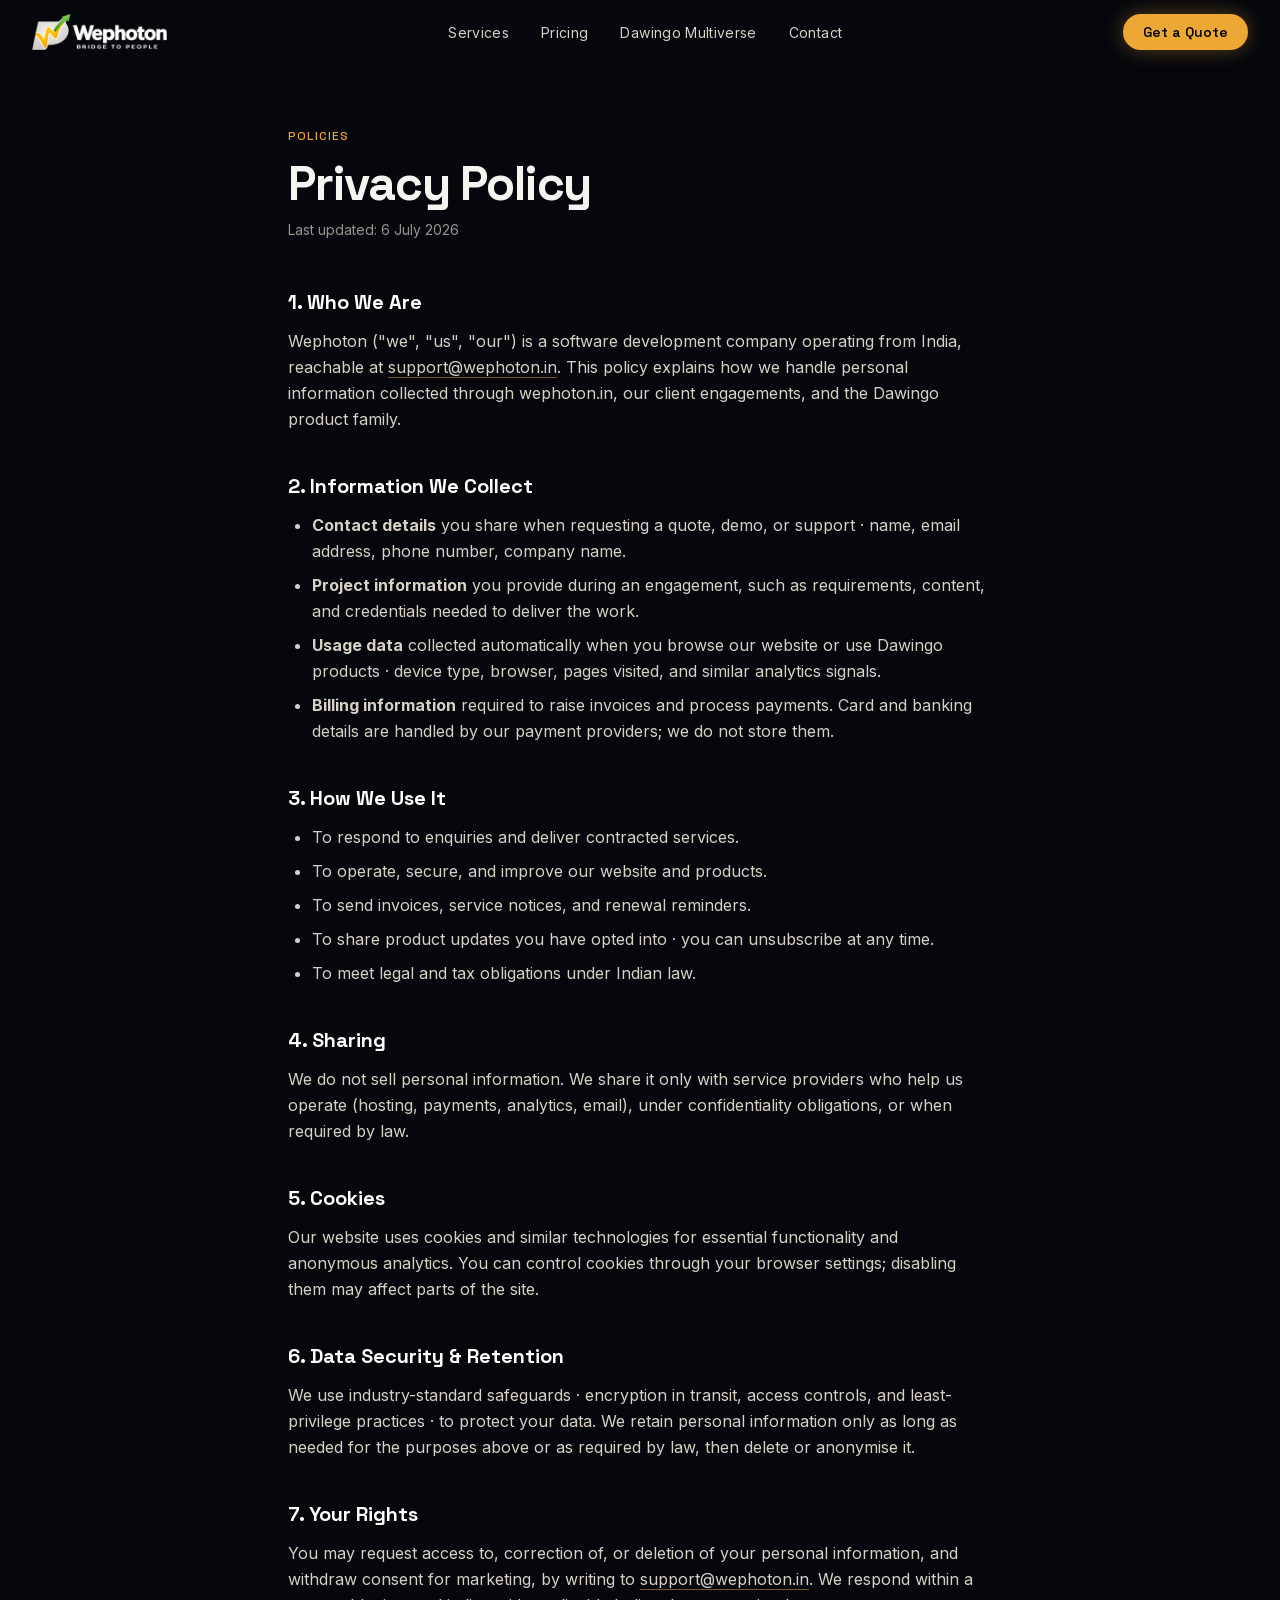
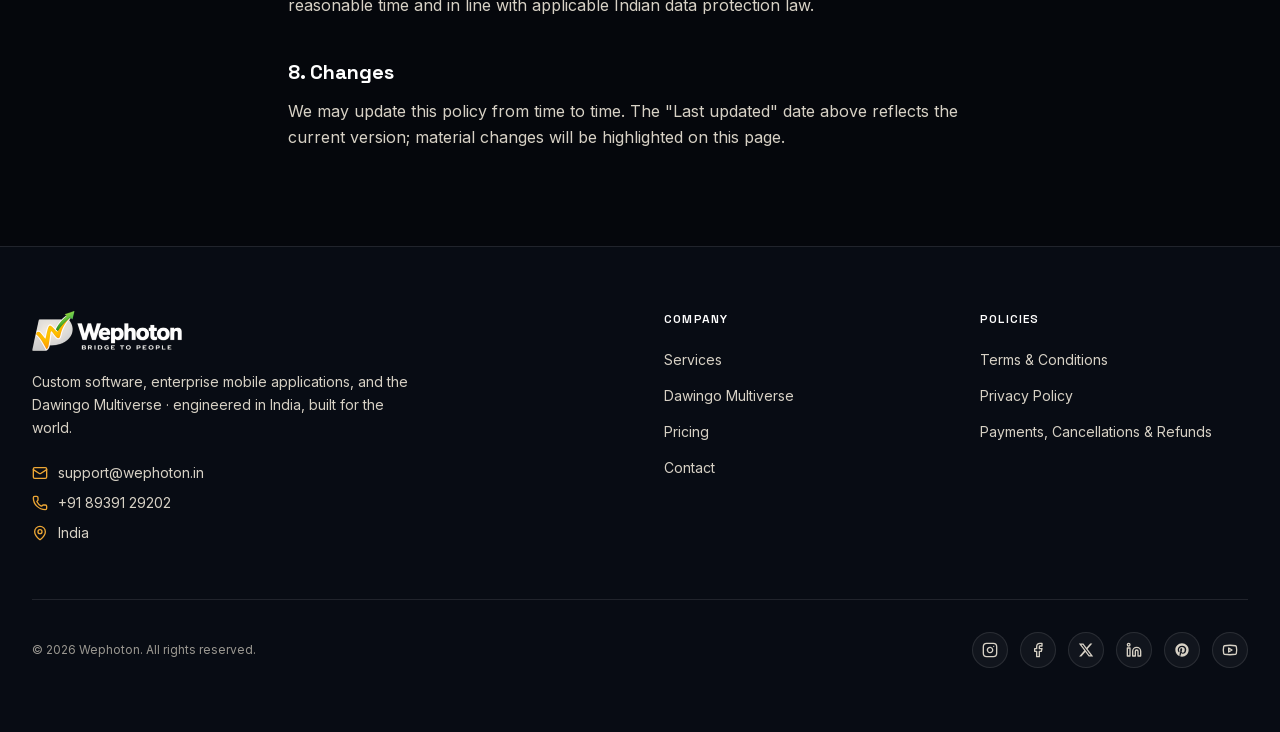
<file: policies/privacy.html>
<!DOCTYPE html><html lang="en" class="space_grotesk_4f9f433b-module__fJfFLG__variable inter_7b064e0d-module__MOT0tq__variable h-full antialiased"><head><meta charSet="utf-8"/><meta name="viewport" content="width=device-width, initial-scale=1"/><link rel="preload" href="/_next/static/media/0c89a48fa5027cee-s.p.2cyn07wtgehh0.woff2" as="font" crossorigin="" type="font/woff2"/><link rel="preload" href="/_next/static/media/83afe278b6a6bb3c-s.p.2bn3s6zvc0dyp.woff2" as="font" crossorigin="" type="font/woff2"/><link rel="preload" as="image" href="/brand/wephoton-logo.png"/><link rel="stylesheet" href="/_next/static/chunks/1bmhjjqwtyiva.css" data-precedence="next"/><link rel="preload" as="script" fetchPriority="low" href="/_next/static/chunks/0dhbjz-xsmu83.js"/><script src="/_next/static/chunks/15orcrkp-_9ct.js" async=""></script><script src="/_next/static/chunks/0iec5q4ack_04.js" async=""></script><script src="/_next/static/chunks/082obv3v03b-9.js" async=""></script><script src="/_next/static/chunks/turbopack-009xbv71a0msh.js" async=""></script><script src="/_next/static/chunks/05-c3ty_6dwfk.js" async=""></script><script src="/_next/static/chunks/153tbw49q_1m9.js" async=""></script><script src="/_next/static/chunks/307s922ldtoys.js" async=""></script><meta name="next-size-adjust" content=""/><title>Privacy Policy | Wephoton</title><meta name="description" content="How Wephoton collects, uses, and protects your personal information across our website, services, and the Dawingo Multiverse."/><meta name="keywords" content="software development,mobile app development,enterprise software,SaaS,Dawingo,Wephoton"/><meta property="og:title" content="Wephoton · Software &amp; Mobile App Development"/><meta property="og:description" content="Enterprise software, mobile applications, and the Dawingo Multiverse."/><meta property="og:url" content="https://wephoton.in"/><meta property="og:site_name" content="Wephoton"/><meta property="og:type" content="website"/><meta name="twitter:card" content="summary"/><meta name="twitter:title" content="Wephoton · Software &amp; Mobile App Development"/><meta name="twitter:description" content="Enterprise software, mobile applications, and the Dawingo Multiverse."/><link rel="icon" href="/icon.png?icon.3srfbqiegl4az.png" sizes="512x512" type="image/png"/><script src="/_next/static/chunks/0cz1d0mv5g_q7.js" noModule=""></script></head><body class="min-h-full flex flex-col bg-abyss"><div hidden=""><!--$--><!--/$--></div><header class="fixed inset-x-0 top-0 z-50 border-b transition-colors duration-300 border-transparent bg-transparent"><nav aria-label="Main" class="mx-auto flex h-16 max-w-7xl items-center justify-between px-4 sm:px-6 lg:px-8"><a class="flex items-center gap-2" aria-label="Wephoton home" href="/"><img alt="Wephoton · Bridge to People" width="168" height="45" decoding="async" data-nimg="1" class="h-9 w-auto" style="color:transparent" src="/brand/wephoton-logo.png"/></a><ul class="hidden items-center gap-8 md:flex"><li><a class="text-sm tracking-wide text-platinum transition-colors hover:text-amber" href="/#services">Services</a></li><li><a class="text-sm tracking-wide text-platinum transition-colors hover:text-amber" href="/#pricing">Pricing</a></li><li><a class="text-sm tracking-wide text-platinum transition-colors hover:text-amber" href="/dawingo">Dawingo Multiverse</a></li><li><a class="text-sm tracking-wide text-platinum transition-colors hover:text-amber" href="/contact">Contact</a></li></ul><div class="hidden md:block"><a class="inline-flex items-center rounded-full bg-amber px-5 py-2 font-display text-sm font-semibold text-abyss shadow-[0_0_20px_rgba(237,167,53,0.35)] transition-all duration-300 hover:-translate-y-1 hover:shadow-[0_0_36px_rgba(237,167,53,0.6)]" href="/contact">Get a Quote</a></div><button type="button" class="md:hidden" aria-expanded="false" aria-label="Open menu"><svg xmlns="http://www.w3.org/2000/svg" width="24" height="24" viewBox="0 0 24 24" fill="none" stroke="currentColor" stroke-width="2" stroke-linecap="round" stroke-linejoin="round" class="lucide lucide-menu size-6 text-platinum" aria-hidden="true"><path d="M4 5h16"></path><path d="M4 12h16"></path><path d="M4 19h16"></path></svg></button></nav></header><main class="flex-1 pt-32 pb-24"><div class="mx-auto max-w-3xl px-4 sm:px-6 lg:px-8"><p class="font-display text-xs font-medium uppercase tracking-widest text-amber">Policies</p><h1 class="mt-4 font-display text-4xl font-bold tracking-tight sm:text-5xl">Privacy Policy</h1><p class="mt-3 text-sm text-platinum/70">Last updated: <!-- -->6 July 2026</p><div class="prose-policy mt-12 space-y-10 [&amp;_h2]:font-display [&amp;_h2]:text-xl [&amp;_h2]:font-bold [&amp;_h2]:text-white [&amp;_p]:mt-3 [&amp;_p]:leading-relaxed [&amp;_p]:text-platinum [&amp;_ul]:mt-3 [&amp;_ul]:list-disc [&amp;_ul]:space-y-2 [&amp;_ul]:pl-6 [&amp;_li]:leading-relaxed [&amp;_li]:text-platinum [&amp;_a]:underline [&amp;_a]:decoration-amber/50 [&amp;_a]:underline-offset-4"><section><h2>1. Who We Are</h2><p>Wephoton (&quot;we&quot;, &quot;us&quot;, &quot;our&quot;) is a software development company operating from India, reachable at<!-- --> <a href="mailto:support@wephoton.in">support@wephoton.in</a>. This policy explains how we handle personal information collected through wephoton.in, our client engagements, and the Dawingo product family.</p></section><section><h2>2. Information We Collect</h2><ul><li><strong>Contact details</strong> you share when requesting a quote, demo, or support · name, email address, phone number, company name.</li><li><strong>Project information</strong> you provide during an engagement, such as requirements, content, and credentials needed to deliver the work.</li><li><strong>Usage data</strong> collected automatically when you browse our website or use Dawingo products · device type, browser, pages visited, and similar analytics signals.</li><li><strong>Billing information</strong> required to raise invoices and process payments. Card and banking details are handled by our payment providers; we do not store them.</li></ul></section><section><h2>3. How We Use It</h2><ul><li>To respond to enquiries and deliver contracted services.</li><li>To operate, secure, and improve our website and products.</li><li>To send invoices, service notices, and renewal reminders.</li><li>To share product updates you have opted into · you can unsubscribe at any time.</li><li>To meet legal and tax obligations under Indian law.</li></ul></section><section><h2>4. Sharing</h2><p>We do not sell personal information. We share it only with service providers who help us operate (hosting, payments, analytics, email), under confidentiality obligations, or when required by law.</p></section><section><h2>5. Cookies</h2><p>Our website uses cookies and similar technologies for essential functionality and anonymous analytics. You can control cookies through your browser settings; disabling them may affect parts of the site.</p></section><section><h2>6. Data Security &amp; Retention</h2><p>We use industry-standard safeguards · encryption in transit, access controls, and least-privilege practices · to protect your data. We retain personal information only as long as needed for the purposes above or as required by law, then delete or anonymise it.</p></section><section><h2>7. Your Rights</h2><p>You may request access to, correction of, or deletion of your personal information, and withdraw consent for marketing, by writing to <a href="mailto:support@wephoton.in">support@wephoton.in</a>. We respond within a reasonable time and in line with applicable Indian data protection law.</p></section><section><h2>8. Changes</h2><p>We may update this policy from time to time. The &quot;Last updated&quot; date above reflects the current version; material changes will be highlighted on this page.</p></section></div></div></main><footer class="border-t border-white/10 bg-midnight/60"><div class="mx-auto max-w-7xl px-4 py-16 sm:px-6 lg:px-8"><div class="grid gap-12 lg:grid-cols-4"><div class="lg:col-span-2"><img alt="Wephoton · Bridge to People" loading="lazy" width="190" height="51" decoding="async" data-nimg="1" class="h-10 w-auto" style="color:transparent" src="/brand/wephoton-logo.png"/><p class="mt-5 max-w-sm text-sm leading-relaxed text-platinum">Custom software, enterprise mobile applications, and the Dawingo Multiverse · engineered in India, built for the world.</p><ul class="mt-6 space-y-2.5 text-sm text-platinum"><li><a href="mailto:support@wephoton.in" class="flex items-center gap-2.5 transition-colors hover:text-amber"><svg xmlns="http://www.w3.org/2000/svg" width="24" height="24" viewBox="0 0 24 24" fill="none" stroke="currentColor" stroke-width="2" stroke-linecap="round" stroke-linejoin="round" class="lucide lucide-mail size-4 text-amber" aria-hidden="true"><path d="m22 7-8.991 5.727a2 2 0 0 1-2.009 0L2 7"></path><rect x="2" y="4" width="20" height="16" rx="2"></rect></svg>support@wephoton.in</a></li><li><a href="tel:+918939129202" class="flex items-center gap-2.5 transition-colors hover:text-amber"><svg xmlns="http://www.w3.org/2000/svg" width="24" height="24" viewBox="0 0 24 24" fill="none" stroke="currentColor" stroke-width="2" stroke-linecap="round" stroke-linejoin="round" class="lucide lucide-phone size-4 text-amber" aria-hidden="true"><path d="M13.832 16.568a1 1 0 0 0 1.213-.303l.355-.465A2 2 0 0 1 17 15h3a2 2 0 0 1 2 2v3a2 2 0 0 1-2 2A18 18 0 0 1 2 4a2 2 0 0 1 2-2h3a2 2 0 0 1 2 2v3a2 2 0 0 1-.8 1.6l-.468.351a1 1 0 0 0-.292 1.233 14 14 0 0 0 6.392 6.384"></path></svg>+91 89391 29202</a></li><li class="flex items-center gap-2.5"><svg xmlns="http://www.w3.org/2000/svg" width="24" height="24" viewBox="0 0 24 24" fill="none" stroke="currentColor" stroke-width="2" stroke-linecap="round" stroke-linejoin="round" class="lucide lucide-map-pin size-4 text-amber" aria-hidden="true"><path d="M20 10c0 4.993-5.539 10.193-7.399 11.799a1 1 0 0 1-1.202 0C9.539 20.193 4 14.993 4 10a8 8 0 0 1 16 0"></path><circle cx="12" cy="10" r="3"></circle></svg>India</li></ul></div><nav aria-label="Site"><h3 class="font-display text-xs font-semibold uppercase tracking-widest text-white">Company</h3><ul class="mt-5 space-y-3"><li><a class="text-sm text-platinum transition-colors hover:text-amber" href="/#services">Services</a></li><li><a class="text-sm text-platinum transition-colors hover:text-amber" href="/dawingo">Dawingo Multiverse</a></li><li><a class="text-sm text-platinum transition-colors hover:text-amber" href="/#pricing">Pricing</a></li><li><a class="text-sm text-platinum transition-colors hover:text-amber" href="/contact">Contact</a></li></ul></nav><nav aria-label="Legal"><h3 class="font-display text-xs font-semibold uppercase tracking-widest text-white">Policies</h3><ul class="mt-5 space-y-3"><li><a class="text-sm text-platinum transition-colors hover:text-amber" href="/policies/terms">Terms &amp; Conditions</a></li><li><a class="text-sm text-platinum transition-colors hover:text-amber" href="/policies/privacy">Privacy Policy</a></li><li><a class="text-sm text-platinum transition-colors hover:text-amber" href="/policies/payments-refunds">Payments, Cancellations &amp; Refunds</a></li></ul></nav></div><div class="mt-14 flex flex-col items-start justify-between gap-6 border-t border-white/10 pt-8 sm:flex-row sm:items-center"><p class="text-xs text-platinum/70">© <!-- -->2026<!-- --> Wephoton. All rights reserved.</p><ul class="flex items-center gap-3" aria-label="Social media"><li><a href="https://instagram.com/wephoton" target="_blank" rel="noopener noreferrer" aria-label="Wephoton on Instagram" class="flex size-9 items-center justify-center rounded-full border border-white/10 bg-white/[0.04] text-platinum transition-all duration-300 hover:-translate-y-1 hover:border-amber/50 hover:text-amber hover:shadow-[0_0_20px_rgba(237,167,53,0.25)]"><svg viewBox="0 0 24 24" fill="none" stroke="currentColor" stroke-width="2" stroke-linecap="round" stroke-linejoin="round" class="size-4" aria-hidden="true"><rect width="20" height="20" x="2" y="2" rx="5" ry="5"></rect><path d="M16 11.37A4 4 0 1 1 12.63 8 4 4 0 0 1 16 11.37z"></path><line x1="17.5" x2="17.51" y1="6.5" y2="6.5"></line></svg></a></li><li><a href="https://facebook.com/wephoton" target="_blank" rel="noopener noreferrer" aria-label="Wephoton on Facebook" class="flex size-9 items-center justify-center rounded-full border border-white/10 bg-white/[0.04] text-platinum transition-all duration-300 hover:-translate-y-1 hover:border-amber/50 hover:text-amber hover:shadow-[0_0_20px_rgba(237,167,53,0.25)]"><svg viewBox="0 0 24 24" fill="none" stroke="currentColor" stroke-width="2" stroke-linecap="round" stroke-linejoin="round" class="size-4" aria-hidden="true"><path d="M18 2h-3a5 5 0 0 0-5 5v3H7v4h3v8h4v-8h3l1-4h-4V7a1 1 0 0 1 1-1h3z"></path></svg></a></li><li><a href="https://x.com/wephoton" target="_blank" rel="noopener noreferrer" aria-label="Wephoton on X" class="flex size-9 items-center justify-center rounded-full border border-white/10 bg-white/[0.04] text-platinum transition-all duration-300 hover:-translate-y-1 hover:border-amber/50 hover:text-amber hover:shadow-[0_0_20px_rgba(237,167,53,0.25)]"><svg viewBox="0 0 24 24" fill="currentColor" class="size-4" aria-hidden="true"><path d="M18.244 2.25h3.308l-7.227 8.26 8.502 11.24H16.17l-5.214-6.817L4.99 21.75H1.68l7.73-8.835L1.254 2.25H8.08l4.713 6.231zm-1.161 17.52h1.833L7.084 4.126H5.117z"></path></svg></a></li><li><a href="https://linkedin.com/company/wephoton" target="_blank" rel="noopener noreferrer" aria-label="Wephoton on LinkedIn" class="flex size-9 items-center justify-center rounded-full border border-white/10 bg-white/[0.04] text-platinum transition-all duration-300 hover:-translate-y-1 hover:border-amber/50 hover:text-amber hover:shadow-[0_0_20px_rgba(237,167,53,0.25)]"><svg viewBox="0 0 24 24" fill="none" stroke="currentColor" stroke-width="2" stroke-linecap="round" stroke-linejoin="round" class="size-4" aria-hidden="true"><path d="M16 8a6 6 0 0 1 6 6v7h-4v-7a2 2 0 0 0-2-2 2 2 0 0 0-2 2v7h-4v-7a6 6 0 0 1 6-6z"></path><rect width="4" height="12" x="2" y="9"></rect><circle cx="4" cy="4" r="2"></circle></svg></a></li><li><a href="https://pinterest.com/wephoton" target="_blank" rel="noopener noreferrer" aria-label="Wephoton on Pinterest" class="flex size-9 items-center justify-center rounded-full border border-white/10 bg-white/[0.04] text-platinum transition-all duration-300 hover:-translate-y-1 hover:border-amber/50 hover:text-amber hover:shadow-[0_0_20px_rgba(237,167,53,0.25)]"><svg viewBox="0 0 24 24" fill="currentColor" class="size-4" aria-hidden="true"><path d="M12 2C6.477 2 2 6.477 2 12c0 4.237 2.636 7.855 6.356 9.312-.088-.791-.167-2.005.035-2.868.181-.78 1.172-4.97 1.172-4.97s-.299-.6-.299-1.486c0-1.39.806-2.428 1.81-2.428.853 0 1.265.64 1.265 1.408 0 .858-.546 2.14-.828 3.33-.236.995.5 1.807 1.48 1.807 1.778 0 3.144-1.874 3.144-4.58 0-2.393-1.72-4.068-4.177-4.068-2.845 0-4.515 2.135-4.515 4.34 0 .859.331 1.781.745 2.281a.3.3 0 0 1 .069.288l-.278 1.133c-.044.183-.145.223-.335.134-1.249-.581-2.03-2.407-2.03-3.874 0-3.154 2.292-6.052 6.608-6.052 3.469 0 6.165 2.472 6.165 5.776 0 3.447-2.173 6.22-5.19 6.22-1.013 0-1.965-.527-2.292-1.148l-.623 2.378c-.226.869-.835 1.958-1.244 2.621.937.29 1.931.446 2.962.446 5.523 0 10-4.477 10-10S17.523 2 12 2z"></path></svg></a></li><li><a href="https://youtube.com/@wephoton" target="_blank" rel="noopener noreferrer" aria-label="Wephoton on YouTube" class="flex size-9 items-center justify-center rounded-full border border-white/10 bg-white/[0.04] text-platinum transition-all duration-300 hover:-translate-y-1 hover:border-amber/50 hover:text-amber hover:shadow-[0_0_20px_rgba(237,167,53,0.25)]"><svg viewBox="0 0 24 24" fill="none" stroke="currentColor" stroke-width="2" stroke-linecap="round" stroke-linejoin="round" class="size-4" aria-hidden="true"><path d="M2.5 17a24.12 24.12 0 0 1 0-10 2 2 0 0 1 1.4-1.4 49.56 49.56 0 0 1 16.2 0A2 2 0 0 1 21.5 7a24.12 24.12 0 0 1 0 10 2 2 0 0 1-1.4 1.4 49.55 49.55 0 0 1-16.2 0A2 2 0 0 1 2.5 17"></path><path d="m10 15 5-3-5-3z"></path></svg></a></li></ul></div></div></footer><!--$--><!--/$--><script src="/_next/static/chunks/0dhbjz-xsmu83.js" id="_R_" async=""></script><script>(self.__next_f=self.__next_f||[]).push([0])</script><script>self.__next_f.push([1,"1:\"$Sreact.fragment\"\n2:I[39756,[\"/_next/static/chunks/05-c3ty_6dwfk.js\",\"/_next/static/chunks/153tbw49q_1m9.js\"],\"default\"]\n3:I[37457,[\"/_next/static/chunks/05-c3ty_6dwfk.js\",\"/_next/static/chunks/153tbw49q_1m9.js\"],\"default\"]\n4:I[63780,[\"/_next/static/chunks/05-c3ty_6dwfk.js\",\"/_next/static/chunks/153tbw49q_1m9.js\",\"/_next/static/chunks/307s922ldtoys.js\"],\"default\"]\n12:I[68027,[\"/_next/static/chunks/05-c3ty_6dwfk.js\",\"/_next/static/chunks/153tbw49q_1m9.js\"],\"default\",1]\n:HL[\"/_next/static/chunks/1bmhjjqwtyiva.css\",\"style\"]\n:HL[\"/_next/static/media/0c89a48fa5027cee-s.p.2cyn07wtgehh0.woff2\",\"font\",{\"crossOrigin\":\"\",\"type\":\"font/woff2\"}]\n:HL[\"/_next/static/media/83afe278b6a6bb3c-s.p.2bn3s6zvc0dyp.woff2\",\"font\",{\"crossOrigin\":\"\",\"type\":\"font/woff2\"}]\n"])</script><script>self.__next_f.push([1,"0:{\"P\":null,\"c\":[\"\",\"policies\",\"privacy\"],\"q\":\"\",\"i\":false,\"f\":[[[\"\",{\"children\":[\"policies\",{\"children\":[\"privacy\",{\"children\":[\"__PAGE__\",{}]}]}]},\"$undefined\",\"$undefined\",16],[[\"$\",\"$1\",\"c\",{\"children\":[[[\"$\",\"link\",\"0\",{\"rel\":\"stylesheet\",\"href\":\"/_next/static/chunks/1bmhjjqwtyiva.css\",\"precedence\":\"next\",\"crossOrigin\":\"$undefined\",\"nonce\":\"$undefined\"}],[\"$\",\"script\",\"script-0\",{\"src\":\"/_next/static/chunks/05-c3ty_6dwfk.js\",\"async\":true,\"nonce\":\"$undefined\"}],[\"$\",\"script\",\"script-1\",{\"src\":\"/_next/static/chunks/153tbw49q_1m9.js\",\"async\":true,\"nonce\":\"$undefined\"}]],[\"$\",\"html\",null,{\"lang\":\"en\",\"className\":\"space_grotesk_4f9f433b-module__fJfFLG__variable inter_7b064e0d-module__MOT0tq__variable h-full antialiased\",\"children\":[\"$\",\"body\",null,{\"className\":\"min-h-full flex flex-col bg-abyss\",\"children\":[\"$\",\"$L2\",null,{\"parallelRouterKey\":\"children\",\"error\":\"$undefined\",\"errorStyles\":\"$undefined\",\"errorScripts\":\"$undefined\",\"template\":[\"$\",\"$L3\",null,{}],\"templateStyles\":\"$undefined\",\"templateScripts\":\"$undefined\",\"notFound\":[[[\"$\",\"title\",null,{\"children\":\"404: This page could not be found.\"}],[\"$\",\"div\",null,{\"style\":{\"fontFamily\":\"system-ui,\\\"Segoe UI\\\",Roboto,Helvetica,Arial,sans-serif,\\\"Apple Color Emoji\\\",\\\"Segoe UI Emoji\\\"\",\"height\":\"100vh\",\"textAlign\":\"center\",\"display\":\"flex\",\"flexDirection\":\"column\",\"alignItems\":\"center\",\"justifyContent\":\"center\"},\"children\":[\"$\",\"div\",null,{\"children\":[[\"$\",\"style\",null,{\"dangerouslySetInnerHTML\":{\"__html\":\"body{color:#000;background:#fff;margin:0}.next-error-h1{border-right:1px solid rgba(0,0,0,.3)}@media (prefers-color-scheme:dark){body{color:#fff;background:#000}.next-error-h1{border-right:1px solid rgba(255,255,255,.3)}}\"}}],[\"$\",\"h1\",null,{\"className\":\"next-error-h1\",\"style\":{\"display\":\"inline-block\",\"margin\":\"0 20px 0 0\",\"padding\":\"0 23px 0 0\",\"fontSize\":24,\"fontWeight\":500,\"verticalAlign\":\"top\",\"lineHeight\":\"49px\"},\"children\":404}],[\"$\",\"div\",null,{\"style\":{\"display\":\"inline-block\"},\"children\":[\"$\",\"h2\",null,{\"style\":{\"fontSize\":14,\"fontWeight\":400,\"lineHeight\":\"49px\",\"margin\":0},\"children\":\"This page could not be found.\"}]}]]}]}]],[]],\"forbidden\":\"$undefined\",\"unauthorized\":\"$undefined\"}]}]}]]}],{\"children\":[[\"$\",\"$1\",\"c\",{\"children\":[null,[\"$\",\"$L2\",null,{\"parallelRouterKey\":\"children\",\"error\":\"$undefined\",\"errorStyles\":\"$undefined\",\"errorScripts\":\"$undefined\",\"template\":[\"$\",\"$L3\",null,{}],\"templateStyles\":\"$undefined\",\"templateScripts\":\"$undefined\",\"notFound\":\"$undefined\",\"forbidden\":\"$undefined\",\"unauthorized\":\"$undefined\"}]]}],{\"children\":[[\"$\",\"$1\",\"c\",{\"children\":[null,[\"$\",\"$L2\",null,{\"parallelRouterKey\":\"children\",\"error\":\"$undefined\",\"errorStyles\":\"$undefined\",\"errorScripts\":\"$undefined\",\"template\":[\"$\",\"$L3\",null,{}],\"templateStyles\":\"$undefined\",\"templateScripts\":\"$undefined\",\"notFound\":\"$undefined\",\"forbidden\":\"$undefined\",\"unauthorized\":\"$undefined\"}]]}],{\"children\":[[\"$\",\"$1\",\"c\",{\"children\":[[[\"$\",\"$L4\",null,{}],[\"$\",\"main\",null,{\"className\":\"flex-1 pt-32 pb-24\",\"children\":[\"$\",\"div\",null,{\"className\":\"mx-auto max-w-3xl px-4 sm:px-6 lg:px-8\",\"children\":[[\"$\",\"p\",null,{\"className\":\"font-display text-xs font-medium uppercase tracking-widest text-amber\",\"children\":\"Policies\"}],[\"$\",\"h1\",null,{\"className\":\"mt-4 font-display text-4xl font-bold tracking-tight sm:text-5xl\",\"children\":\"Privacy Policy\"}],[\"$\",\"p\",null,{\"className\":\"mt-3 text-sm text-platinum/70\",\"children\":[\"Last updated: \",\"6 July 2026\"]}],[\"$\",\"div\",null,{\"className\":\"prose-policy mt-12 space-y-10 [\u0026_h2]:font-display [\u0026_h2]:text-xl [\u0026_h2]:font-bold [\u0026_h2]:text-white [\u0026_p]:mt-3 [\u0026_p]:leading-relaxed [\u0026_p]:text-platinum [\u0026_ul]:mt-3 [\u0026_ul]:list-disc [\u0026_ul]:space-y-2 [\u0026_ul]:pl-6 [\u0026_li]:leading-relaxed [\u0026_li]:text-platinum [\u0026_a]:underline [\u0026_a]:decoration-amber/50 [\u0026_a]:underline-offset-4\",\"children\":[[\"$\",\"section\",null,{\"children\":[[\"$\",\"h2\",null,{\"children\":\"1. Who We Are\"}],[\"$\",\"p\",null,{\"children\":[\"Wephoton (\\\"we\\\", \\\"us\\\", \\\"our\\\") is a software development company operating from India, reachable at\",\" \",[\"$\",\"a\",null,{\"href\":\"mailto:support@wephoton.in\",\"children\":\"support@wephoton.in\"}],\". This policy explains how we handle personal information collected through wephoton.in, our client engagements, and the Dawingo product family.\"]}]]}],[\"$\",\"section\",null,{\"children\":[[\"$\",\"h2\",null,{\"children\":\"2. Information We Collect\"}],[\"$\",\"ul\",null,{\"children\":[[\"$\",\"li\",null,{\"children\":[[\"$\",\"strong\",null,{\"children\":\"Contact details\"}],\" you share when requesting a quote, demo, or support · name, email address, phone number, company name.\"]}],[\"$\",\"li\",null,{\"children\":[[\"$\",\"strong\",null,{\"children\":\"Project information\"}],\" you provide during an engagement, such as requirements, content, and credentials needed to deliver the work.\"]}],\"$L5\",\"$L6\"]}]]}],\"$L7\",\"$L8\",\"$L9\",\"$La\",\"$Lb\",\"$Lc\"]}]]}]}],\"$Ld\"],[\"$Le\"],\"$Lf\"]}],{},null,false,null]},null,false,\"$@10\"]},null,false,\"$@10\"]},null,false,null],\"$L11\",false]],\"m\":\"$undefined\",\"G\":[\"$12\",[\"$L13\"]],\"S\":true,\"h\":null,\"s\":\"$undefined\",\"l\":\"$undefined\",\"p\":\"$undefined\",\"d\":\"$undefined\",\"b\":\"pEidzEzJNo-wVstBHLxjC\"}\n"])</script><script>self.__next_f.push([1,"14:I[5500,[\"/_next/static/chunks/05-c3ty_6dwfk.js\",\"/_next/static/chunks/153tbw49q_1m9.js\",\"/_next/static/chunks/307s922ldtoys.js\"],\"Image\"]\n15:I[5014,[\"/_next/static/chunks/05-c3ty_6dwfk.js\",\"/_next/static/chunks/153tbw49q_1m9.js\",\"/_next/static/chunks/307s922ldtoys.js\"],\"default\"]\n16:I[22016,[\"/_next/static/chunks/05-c3ty_6dwfk.js\",\"/_next/static/chunks/153tbw49q_1m9.js\",\"/_next/static/chunks/307s922ldtoys.js\"],\"\"]\n1d:I[97367,[\"/_next/static/chunks/05-c3ty_6dwfk.js\",\"/_next/static/chunks/153tbw49q_1m9.js\"],\"OutletBoundary\"]\n1e:\"$Sreact.suspense\"\n21:I[97367,[\"/_next/static/chunks/05-c3ty_6dwfk.js\",\"/_next/static/chunks/153tbw49q_1m9.js\"],\"ViewportBoundary\"]\n23:I[97367,[\"/_next/static/chunks/05-c3ty_6dwfk.js\",\"/_next/static/chunks/153tbw49q_1m9.js\"],\"MetadataBoundary\"]\n5:[\"$\",\"li\",null,{\"children\":[[\"$\",\"strong\",null,{\"children\":\"Usage data\"}],\" collected automatically when you browse our website or use Dawingo products · device type, browser, pages visited, and similar analytics signals.\"]}]\n6:[\"$\",\"li\",null,{\"children\":[[\"$\",\"strong\",null,{\"children\":\"Billing information\"}],\" required to raise invoices and process payments. Card and banking details are handled by our payment providers; we do not store them.\"]}]\n7:[\"$\",\"section\",null,{\"children\":[[\"$\",\"h2\",null,{\"children\":\"3. How We Use It\"}],[\"$\",\"ul\",null,{\"children\":[[\"$\",\"li\",null,{\"children\":\"To respond to enquiries and deliver contracted services.\"}],[\"$\",\"li\",null,{\"children\":\"To operate, secure, and improve our website and products.\"}],[\"$\",\"li\",null,{\"children\":\"To send invoices, service notices, and renewal reminders.\"}],[\"$\",\"li\",null,{\"children\":\"To share product updates you have opted into · you can unsubscribe at any time.\"}],[\"$\",\"li\",null,{\"children\":\"To meet legal and tax obligations under Indian law.\"}]]}]]}]\n8:[\"$\",\"section\",null,{\"children\":[[\"$\",\"h2\",null,{\"children\":\"4. Sharing\"}],[\"$\",\"p\",null,{\"children\":\"We do not sell personal information. We share it only with service providers who help us operate (hosting, payments, analytics, email), under confidentiality obligations, or when required by law.\"}]]}]\n9:[\"$\",\"section\",null,{\"children\":[[\"$\",\"h2\",null,{\"children\":\"5. Cookies\"}],[\"$\",\"p\",null,{\"children\":\"Our website uses cookies and similar technologies for essential functionality and anonymous analytics. You can control cookies through your browser settings; disabling them may affect parts of the site.\"}]]}]\na:[\"$\",\"section\",null,{\"children\":[[\"$\",\"h2\",null,{\"children\":\"6. Data Security \u0026 Retention\"}],[\"$\",\"p\",null,{\"children\":\"We use industry-standard safeguards · encryption in transit, access controls, and least-privilege practices · to protect your data. We retain personal information only as long as needed for the purposes above or as required by law, then delete or anonymise it.\"}]]}]\nb:[\"$\",\"section\",null,{\"children\":[[\"$\",\"h2\",null,{\"children\":\"7. Your Rights\"}],[\"$\",\"p\",null,{\"children\":[\"You may request access to, correction of, or deletion of your personal information, and withdraw consent for marketing, by writing to \",[\"$\",\"a\",null,{\"href\":\"mailto:support@wephoton.in\",\"children\":\"support@wephoton.in\"}],\". We respond within a reasonable time and in line with applicable Indian data protection law.\"]}]]}]\nc:[\"$\",\"section\",null,{\"children\":[[\"$\",\"h2\",null,{\"children\":\"8. Changes\"}],[\"$\",\"p\",null,{\"children\":\"We may update this policy from time to time. The \\\"Last updated\\\" date above reflects the current version; material changes will be highlighted on this page.\"}]]}]\n"])</script><script>self.__next_f.push([1,"d:[\"$\",\"footer\",null,{\"className\":\"border-t border-white/10 bg-midnight/60\",\"children\":[\"$\",\"div\",null,{\"className\":\"mx-auto max-w-7xl px-4 py-16 sm:px-6 lg:px-8\",\"children\":[[\"$\",\"div\",null,{\"className\":\"grid gap-12 lg:grid-cols-4\",\"children\":[[\"$\",\"div\",null,{\"className\":\"lg:col-span-2\",\"children\":[[\"$\",\"$L14\",null,{\"src\":\"/brand/wephoton-logo.png\",\"alt\":\"Wephoton · Bridge to People\",\"width\":190,\"height\":51,\"className\":\"h-10 w-auto\"}],[\"$\",\"p\",null,{\"className\":\"mt-5 max-w-sm text-sm leading-relaxed text-platinum\",\"children\":\"Custom software, enterprise mobile applications, and the Dawingo Multiverse · engineered in India, built for the world.\"}],[\"$\",\"ul\",null,{\"className\":\"mt-6 space-y-2.5 text-sm text-platinum\",\"children\":[[\"$\",\"li\",null,{\"children\":[\"$\",\"a\",null,{\"href\":\"mailto:support@wephoton.in\",\"className\":\"flex items-center gap-2.5 transition-colors hover:text-amber\",\"children\":[[\"$\",\"$L15\",null,{\"ref\":\"$undefined\",\"iconNode\":[[\"path\",{\"d\":\"m22 7-8.991 5.727a2 2 0 0 1-2.009 0L2 7\",\"key\":\"132q7q\"}],[\"rect\",{\"x\":\"2\",\"y\":\"4\",\"width\":\"20\",\"height\":\"16\",\"rx\":\"2\",\"key\":\"izxlao\"}]],\"className\":\"lucide-mail size-4 text-amber\",\"aria-hidden\":true}],\"support@wephoton.in\"]}]}],[\"$\",\"li\",null,{\"children\":[\"$\",\"a\",null,{\"href\":\"tel:+918939129202\",\"className\":\"flex items-center gap-2.5 transition-colors hover:text-amber\",\"children\":[[\"$\",\"$L15\",null,{\"ref\":\"$undefined\",\"iconNode\":[[\"path\",{\"d\":\"M13.832 16.568a1 1 0 0 0 1.213-.303l.355-.465A2 2 0 0 1 17 15h3a2 2 0 0 1 2 2v3a2 2 0 0 1-2 2A18 18 0 0 1 2 4a2 2 0 0 1 2-2h3a2 2 0 0 1 2 2v3a2 2 0 0 1-.8 1.6l-.468.351a1 1 0 0 0-.292 1.233 14 14 0 0 0 6.392 6.384\",\"key\":\"9njp5v\"}]],\"className\":\"lucide-phone size-4 text-amber\",\"aria-hidden\":true}],\"+91 89391 29202\"]}]}],[\"$\",\"li\",null,{\"className\":\"flex items-center gap-2.5\",\"children\":[[\"$\",\"$L15\",null,{\"ref\":\"$undefined\",\"iconNode\":[[\"path\",{\"d\":\"M20 10c0 4.993-5.539 10.193-7.399 11.799a1 1 0 0 1-1.202 0C9.539 20.193 4 14.993 4 10a8 8 0 0 1 16 0\",\"key\":\"1r0f0z\"}],[\"circle\",{\"cx\":\"12\",\"cy\":\"10\",\"r\":\"3\",\"key\":\"ilqhr7\"}]],\"className\":\"lucide-map-pin size-4 text-amber\",\"aria-hidden\":true}],\"India\"]}]]}]]}],[\"$\",\"nav\",null,{\"aria-label\":\"Site\",\"children\":[[\"$\",\"h3\",null,{\"className\":\"font-display text-xs font-semibold uppercase tracking-widest text-white\",\"children\":\"Company\"}],[\"$\",\"ul\",null,{\"className\":\"mt-5 space-y-3\",\"children\":[[\"$\",\"li\",\"/#services\",{\"children\":[\"$\",\"$L16\",null,{\"href\":\"/#services\",\"className\":\"text-sm text-platinum transition-colors hover:text-amber\",\"children\":\"Services\"}]}],[\"$\",\"li\",\"/dawingo\",{\"children\":[\"$\",\"$L16\",null,{\"href\":\"/dawingo\",\"className\":\"text-sm text-platinum transition-colors hover:text-amber\",\"children\":\"Dawingo Multiverse\"}]}],[\"$\",\"li\",\"/#pricing\",{\"children\":[\"$\",\"$L16\",null,{\"href\":\"/#pricing\",\"className\":\"text-sm text-platinum transition-colors hover:text-amber\",\"children\":\"Pricing\"}]}],[\"$\",\"li\",\"/contact\",{\"children\":[\"$\",\"$L16\",null,{\"href\":\"/contact\",\"className\":\"text-sm text-platinum transition-colors hover:text-amber\",\"children\":\"Contact\"}]}]]}]]}],[\"$\",\"nav\",null,{\"aria-label\":\"Legal\",\"children\":[[\"$\",\"h3\",null,{\"className\":\"font-display text-xs font-semibold uppercase tracking-widest text-white\",\"children\":\"Policies\"}],[\"$\",\"ul\",null,{\"className\":\"mt-5 space-y-3\",\"children\":[[\"$\",\"li\",\"/policies/terms\",{\"children\":[\"$\",\"$L16\",null,{\"href\":\"/policies/terms\",\"className\":\"text-sm text-platinum transition-colors hover:text-amber\",\"children\":\"Terms \u0026 Conditions\"}]}],[\"$\",\"li\",\"/policies/privacy\",{\"children\":[\"$\",\"$L16\",null,{\"href\":\"/policies/privacy\",\"className\":\"text-sm text-platinum transition-colors hover:text-amber\",\"children\":\"Privacy Policy\"}]}],[\"$\",\"li\",\"/policies/payments-refunds\",{\"children\":[\"$\",\"$L16\",null,{\"href\":\"/policies/payments-refunds\",\"className\":\"text-sm text-platinum transition-colors hover:text-amber\",\"children\":\"Payments, Cancellations \u0026 Refunds\"}]}]]}]]}]]}],[\"$\",\"div\",null,{\"className\":\"mt-14 flex flex-col items-start justify-between gap-6 border-t border-white/10 pt-8 sm:flex-row sm:items-center\",\"children\":[[\"$\",\"p\",null,{\"className\":\"text-xs text-platinum/70\",\"children\":[\"© \",2026,\" Wephoton. All rights reserved.\"]}],[\"$\",\"ul\",null,{\"className\":\"flex items-center gap-3\",\"aria-label\":\"Social media\",\"children\":[[\"$\",\"li\",\"Instagram\",{\"children\":[\"$\",\"a\",null,{\"href\":\"https://instagram.com/wephoton\",\"target\":\"_blank\",\"rel\":\"noopener noreferrer\",\"aria-label\":\"Wephoton on Instagram\",\"className\":\"flex size-9 items-center justify-center rounded-full border border-white/10 bg-white/[0.04] text-platinum transition-all duration-300 hover:-translate-y-1 hover:border-amber/50 hover:text-amber hover:shadow-[0_0_20px_rgba(237,167,53,0.25)]\",\"children\":\"$L17\"}]}],\"$L18\",\"$L19\",\"$L1a\",\"$L1b\",\"$L1c\"]}]]}]]}]}]\n"])</script><script>self.__next_f.push([1,"e:[\"$\",\"script\",\"script-0\",{\"src\":\"/_next/static/chunks/307s922ldtoys.js\",\"async\":true,\"nonce\":\"$undefined\"}]\nf:[\"$\",\"$L1d\",null,{\"children\":[\"$\",\"$1e\",null,{\"name\":\"Next.MetadataOutlet\",\"children\":\"$@1f\"}]}]\n20:[]\n10:\"$W20\"\n11:[\"$\",\"$1\",\"h\",{\"children\":[null,[\"$\",\"$L21\",null,{\"children\":\"$L22\"}],[\"$\",\"div\",null,{\"hidden\":true,\"children\":[\"$\",\"$L23\",null,{\"children\":[\"$\",\"$1e\",null,{\"name\":\"Next.Metadata\",\"children\":\"$L24\"}]}]}],[\"$\",\"meta\",null,{\"name\":\"next-size-adjust\",\"content\":\"\"}]]}]\n13:[\"$\",\"link\",\"0\",{\"rel\":\"stylesheet\",\"href\":\"/_next/static/chunks/1bmhjjqwtyiva.css\",\"precedence\":\"next\",\"crossOrigin\":\"$undefined\",\"nonce\":\"$undefined\"}]\n"])</script><script>self.__next_f.push([1,"17:[\"$\",\"svg\",null,{\"viewBox\":\"0 0 24 24\",\"fill\":\"none\",\"stroke\":\"currentColor\",\"strokeWidth\":\"2\",\"strokeLinecap\":\"round\",\"strokeLinejoin\":\"round\",\"className\":\"size-4\",\"aria-hidden\":true,\"children\":[[\"$\",\"rect\",null,{\"width\":\"20\",\"height\":\"20\",\"x\":\"2\",\"y\":\"2\",\"rx\":\"5\",\"ry\":\"5\"}],[\"$\",\"path\",null,{\"d\":\"M16 11.37A4 4 0 1 1 12.63 8 4 4 0 0 1 16 11.37z\"}],[\"$\",\"line\",null,{\"x1\":\"17.5\",\"x2\":\"17.51\",\"y1\":\"6.5\",\"y2\":\"6.5\"}]]}]\n18:[\"$\",\"li\",\"Facebook\",{\"children\":[\"$\",\"a\",null,{\"href\":\"https://facebook.com/wephoton\",\"target\":\"_blank\",\"rel\":\"noopener noreferrer\",\"aria-label\":\"Wephoton on Facebook\",\"className\":\"flex size-9 items-center justify-center rounded-full border border-white/10 bg-white/[0.04] text-platinum transition-all duration-300 hover:-translate-y-1 hover:border-amber/50 hover:text-amber hover:shadow-[0_0_20px_rgba(237,167,53,0.25)]\",\"children\":[\"$\",\"svg\",null,{\"viewBox\":\"0 0 24 24\",\"fill\":\"none\",\"stroke\":\"currentColor\",\"strokeWidth\":\"2\",\"strokeLinecap\":\"round\",\"strokeLinejoin\":\"round\",\"className\":\"size-4\",\"aria-hidden\":true,\"children\":[\"$\",\"path\",null,{\"d\":\"M18 2h-3a5 5 0 0 0-5 5v3H7v4h3v8h4v-8h3l1-4h-4V7a1 1 0 0 1 1-1h3z\"}]}]}]}]\n19:[\"$\",\"li\",\"X\",{\"children\":[\"$\",\"a\",null,{\"href\":\"https://x.com/wephoton\",\"target\":\"_blank\",\"rel\":\"noopener noreferrer\",\"aria-label\":\"Wephoton on X\",\"className\":\"flex size-9 items-center justify-center rounded-full border border-white/10 bg-white/[0.04] text-platinum transition-all duration-300 hover:-translate-y-1 hover:border-amber/50 hover:text-amber hover:shadow-[0_0_20px_rgba(237,167,53,0.25)]\",\"children\":[\"$\",\"svg\",null,{\"viewBox\":\"0 0 24 24\",\"fill\":\"currentColor\",\"className\":\"size-4\",\"aria-hidden\":true,\"children\":[\"$\",\"path\",null,{\"d\":\"M18.244 2.25h3.308l-7.227 8.26 8.502 11.24H16.17l-5.214-6.817L4.99 21.75H1.68l7.73-8.835L1.254 2.25H8.08l4.713 6.231zm-1.161 17.52h1.833L7.084 4.126H5.117z\"}]}]}]}]\n1a:[\"$\",\"li\",\"LinkedIn\",{\"children\":[\"$\",\"a\",null,{\"href\":\"https://linkedin.com/company/wephoton\",\"target\":\"_blank\",\"rel\":\"noopener noreferrer\",\"aria-label\":\"Wephoton on LinkedIn\",\"className\":\"flex size-9 items-center justify-center rounded-full border border-white/10 bg-white/[0.04] text-platinum transition-all duration-300 hover:-translate-y-1 hover:border-amber/50 hover:text-amber hover:shadow-[0_0_20px_rgba(237,167,53,0.25)]\",\"children\":[\"$\",\"svg\",null,{\"viewBox\":\"0 0 24 24\",\"fill\":\"none\",\"stroke\":\"currentColor\",\"strokeWidth\":\"2\",\"strokeLinecap\":\"round\",\"strokeLinejoin\":\"round\",\"className\":\"size-4\",\"aria-hidden\":true,\"children\":[[\"$\",\"path\",null,{\"d\":\"M16 8a6 6 0 0 1 6 6v7h-4v-7a2 2 0 0 0-2-2 2 2 0 0 0-2 2v7h-4v-7a6 6 0 0 1 6-6z\"}],[\"$\",\"rect\",null,{\"width\":\"4\",\"height\":\"12\",\"x\":\"2\",\"y\":\"9\"}],[\"$\",\"circle\",null,{\"cx\":\"4\",\"cy\":\"4\",\"r\":\"2\"}]]}]}]}]\n1b:[\"$\",\"li\",\"Pinterest\",{\"children\":[\"$\",\"a\",null,{\"href\":\"https://pinterest.com/wephoton\",\"target\":\"_blank\",\"rel\":\"noopener noreferrer\",\"aria-label\":\"Wephoton on Pinterest\",\"className\":\"flex size-9 items-center justify-center rounded-full border border-white/10 bg-white/[0.04] text-platinum transition-all duration-300 hover:-translate-y-1 hover:border-amber/50 hover:text-amber hover:shadow-[0_0_20px_rgba(237,167,53,0.25)]\",\"children\":[\"$\",\"svg\",null,{\"viewBox\":\"0 0 24 24\",\"fill\":\"currentColor\",\"className\":\"size-4\",\"aria-hidden\":true,\"children\":[\"$\",\"path\",null,{\"d\":\"M12 2C6.477 2 2 6.477 2 12c0 4.237 2.636 7.855 6.356 9.312-.088-.791-.167-2.005.035-2.868.181-.78 1.172-4.97 1.172-4.97s-.299-.6-.299-1.486c0-1.39.806-2.428 1.81-2.428.853 0 1.265.64 1.265 1.408 0 .858-.546 2.14-.828 3.33-.236.995.5 1.807 1.48 1.807 1.778 0 3.144-1.874 3.144-4.58 0-2.393-1.72-4.068-4.177-4.068-2.845 0-4.515 2.135-4.515 4.34 0 .859.331 1.781.745 2.281a.3.3 0 0 1 .069.288l-.278 1.133c-.044.183-.145.223-.335.134-1.249-.581-2.03-2.407-2.03-3.874 0-3.154 2.292-6.052 6.608-6.052 3.469 0 6.165 2.472 6.165 5.776 0 3.447-2.173 6.22-5.19 6.22-1.013 0-1.965-.527-2.292-1.148l-.623 2.378c-.226.869-.835 1.958-1.244 2.621.937.29 1.931.446 2.962.446 5.523 0 10-4.477 10-10S17.523 2 12 2z\"}]}]}]}]\n1c:[\"$\",\"li\",\"YouTube\",{\"children\":[\"$\",\"a\",null,{\"href\":\"https://youtube.com/@wep"])</script><script>self.__next_f.push([1,"hoton\",\"target\":\"_blank\",\"rel\":\"noopener noreferrer\",\"aria-label\":\"Wephoton on YouTube\",\"className\":\"flex size-9 items-center justify-center rounded-full border border-white/10 bg-white/[0.04] text-platinum transition-all duration-300 hover:-translate-y-1 hover:border-amber/50 hover:text-amber hover:shadow-[0_0_20px_rgba(237,167,53,0.25)]\",\"children\":[\"$\",\"svg\",null,{\"viewBox\":\"0 0 24 24\",\"fill\":\"none\",\"stroke\":\"currentColor\",\"strokeWidth\":\"2\",\"strokeLinecap\":\"round\",\"strokeLinejoin\":\"round\",\"className\":\"size-4\",\"aria-hidden\":true,\"children\":[[\"$\",\"path\",null,{\"d\":\"M2.5 17a24.12 24.12 0 0 1 0-10 2 2 0 0 1 1.4-1.4 49.56 49.56 0 0 1 16.2 0A2 2 0 0 1 21.5 7a24.12 24.12 0 0 1 0 10 2 2 0 0 1-1.4 1.4 49.55 49.55 0 0 1-16.2 0A2 2 0 0 1 2.5 17\"}],[\"$\",\"path\",null,{\"d\":\"m10 15 5-3-5-3z\"}]]}]}]}]\n"])</script><script>self.__next_f.push([1,"22:[[\"$\",\"meta\",\"0\",{\"charSet\":\"utf-8\"}],[\"$\",\"meta\",\"1\",{\"name\":\"viewport\",\"content\":\"width=device-width, initial-scale=1\"}]]\n"])</script><script>self.__next_f.push([1,"25:I[27201,[\"/_next/static/chunks/05-c3ty_6dwfk.js\",\"/_next/static/chunks/153tbw49q_1m9.js\"],\"IconMark\"]\n1f:null\n24:[[\"$\",\"title\",\"0\",{\"children\":\"Privacy Policy | Wephoton\"}],[\"$\",\"meta\",\"1\",{\"name\":\"description\",\"content\":\"How Wephoton collects, uses, and protects your personal information across our website, services, and the Dawingo Multiverse.\"}],[\"$\",\"meta\",\"2\",{\"name\":\"keywords\",\"content\":\"software development,mobile app development,enterprise software,SaaS,Dawingo,Wephoton\"}],[\"$\",\"meta\",\"3\",{\"property\":\"og:title\",\"content\":\"Wephoton · Software \u0026 Mobile App Development\"}],[\"$\",\"meta\",\"4\",{\"property\":\"og:description\",\"content\":\"Enterprise software, mobile applications, and the Dawingo Multiverse.\"}],[\"$\",\"meta\",\"5\",{\"property\":\"og:url\",\"content\":\"https://wephoton.in\"}],[\"$\",\"meta\",\"6\",{\"property\":\"og:site_name\",\"content\":\"Wephoton\"}],[\"$\",\"meta\",\"7\",{\"property\":\"og:type\",\"content\":\"website\"}],[\"$\",\"meta\",\"8\",{\"name\":\"twitter:card\",\"content\":\"summary\"}],[\"$\",\"meta\",\"9\",{\"name\":\"twitter:title\",\"content\":\"Wephoton · Software \u0026 Mobile App Development\"}],[\"$\",\"meta\",\"10\",{\"name\":\"twitter:description\",\"content\":\"Enterprise software, mobile applications, and the Dawingo Multiverse.\"}],[\"$\",\"link\",\"11\",{\"rel\":\"icon\",\"href\":\"/icon.png?icon.3srfbqiegl4az.png\",\"sizes\":\"512x512\",\"type\":\"image/png\"}],[\"$\",\"$L25\",\"12\",{}]]\n"])</script></body></html>
</file>
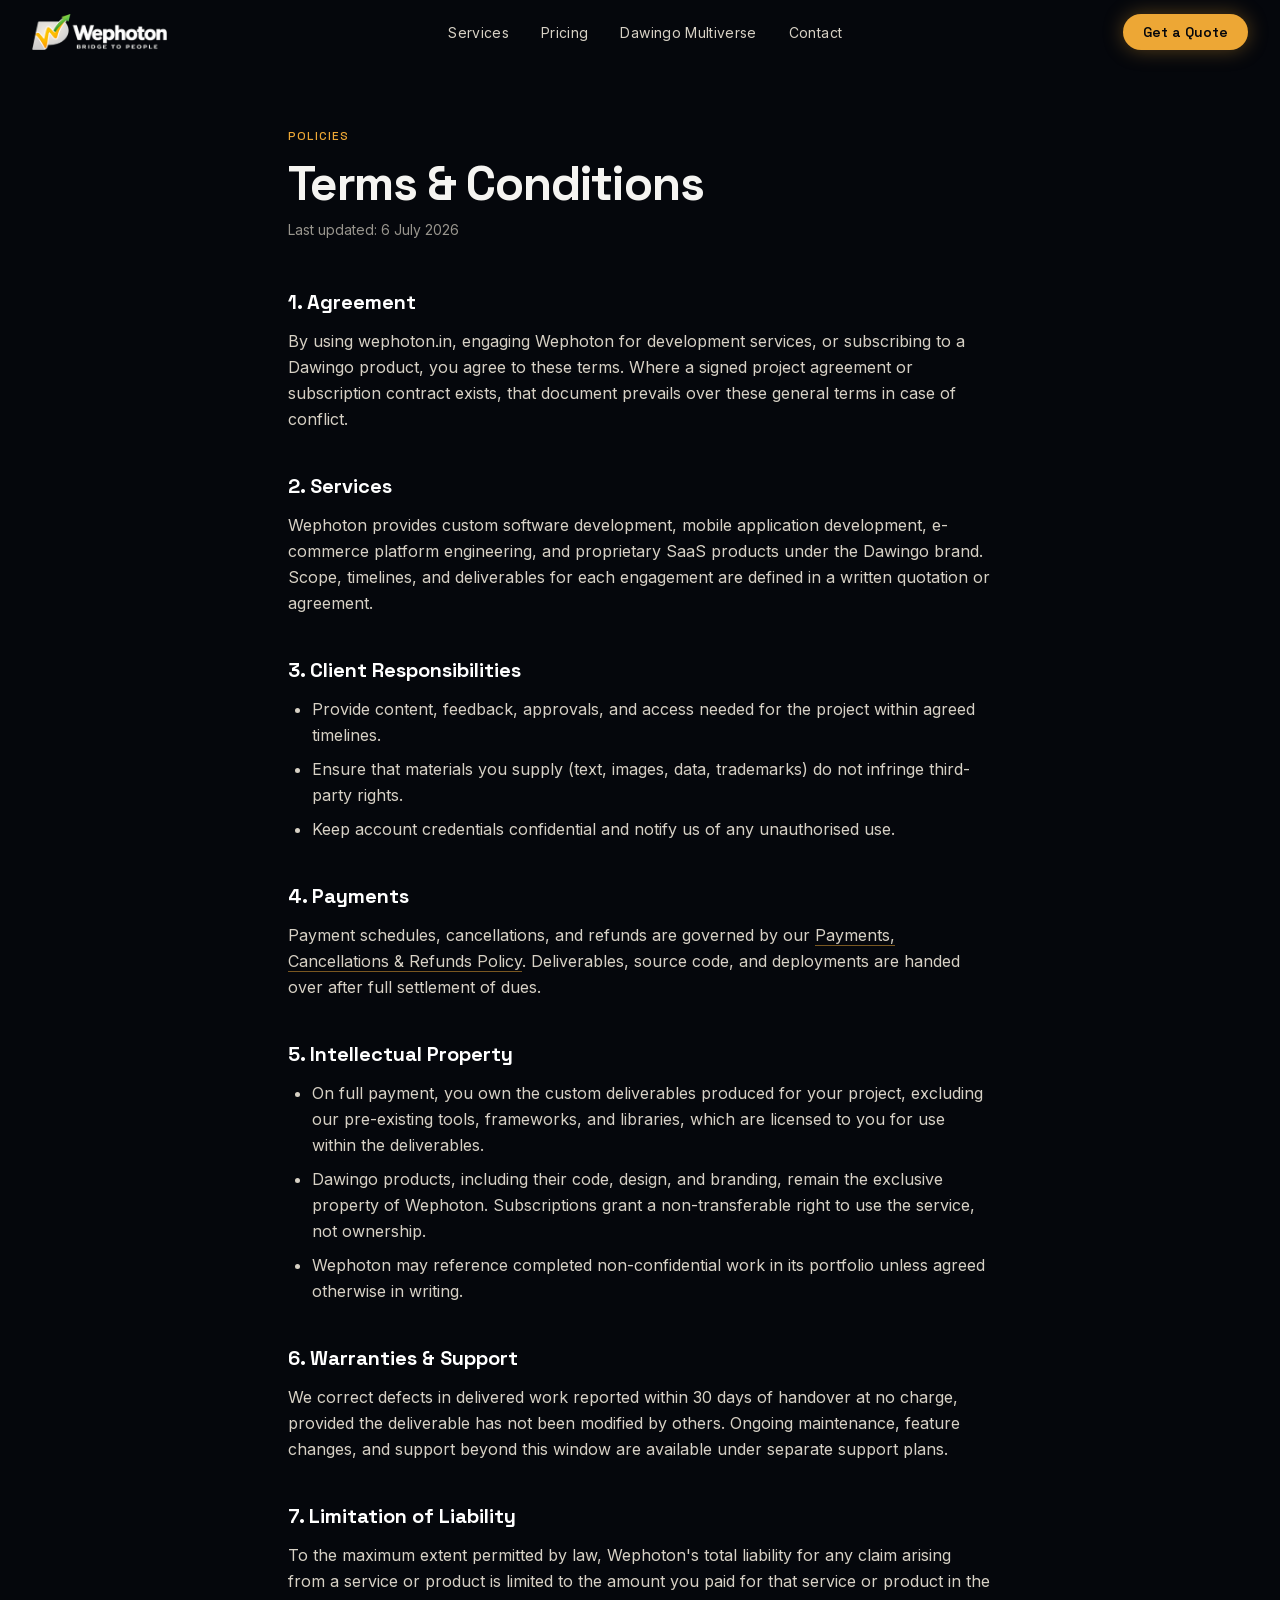
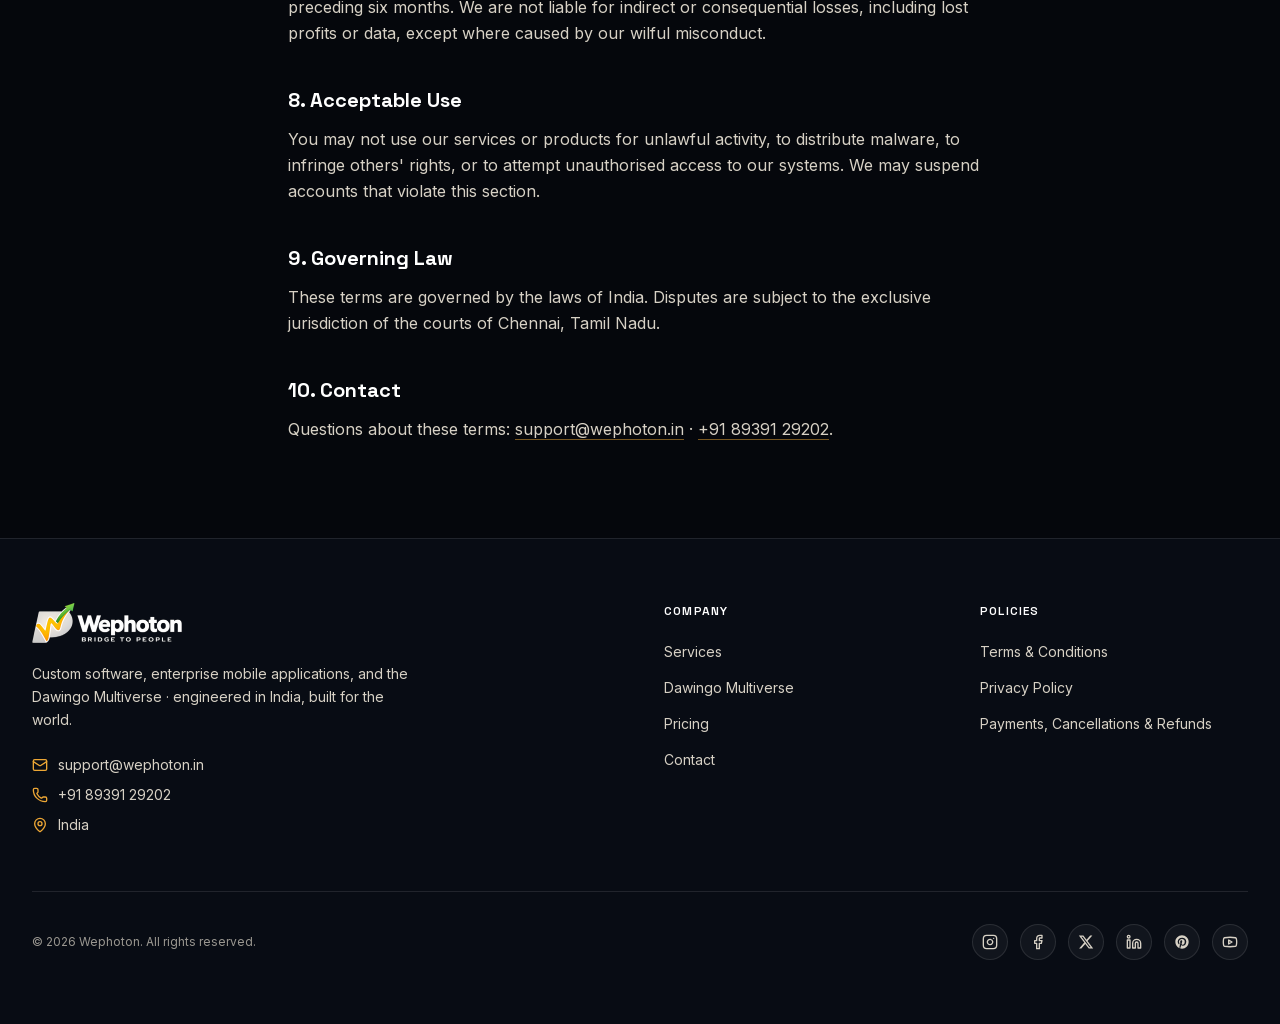
<file: policies/terms.html>
<!DOCTYPE html><html lang="en" class="space_grotesk_4f9f433b-module__fJfFLG__variable inter_7b064e0d-module__MOT0tq__variable h-full antialiased"><head><meta charSet="utf-8"/><meta name="viewport" content="width=device-width, initial-scale=1"/><link rel="preload" href="/_next/static/media/0c89a48fa5027cee-s.p.2cyn07wtgehh0.woff2" as="font" crossorigin="" type="font/woff2"/><link rel="preload" href="/_next/static/media/83afe278b6a6bb3c-s.p.2bn3s6zvc0dyp.woff2" as="font" crossorigin="" type="font/woff2"/><link rel="preload" as="image" href="/brand/wephoton-logo.png"/><link rel="stylesheet" href="/_next/static/chunks/1bmhjjqwtyiva.css" data-precedence="next"/><link rel="preload" as="script" fetchPriority="low" href="/_next/static/chunks/0dhbjz-xsmu83.js"/><script src="/_next/static/chunks/15orcrkp-_9ct.js" async=""></script><script src="/_next/static/chunks/0iec5q4ack_04.js" async=""></script><script src="/_next/static/chunks/082obv3v03b-9.js" async=""></script><script src="/_next/static/chunks/turbopack-009xbv71a0msh.js" async=""></script><script src="/_next/static/chunks/05-c3ty_6dwfk.js" async=""></script><script src="/_next/static/chunks/153tbw49q_1m9.js" async=""></script><script src="/_next/static/chunks/307s922ldtoys.js" async=""></script><meta name="next-size-adjust" content=""/><title>Terms &amp; Conditions | Wephoton</title><meta name="description" content="The terms governing use of wephoton.in, Wephoton development services, and Dawingo SaaS products."/><meta name="keywords" content="software development,mobile app development,enterprise software,SaaS,Dawingo,Wephoton"/><meta property="og:title" content="Wephoton · Software &amp; Mobile App Development"/><meta property="og:description" content="Enterprise software, mobile applications, and the Dawingo Multiverse."/><meta property="og:url" content="https://wephoton.in"/><meta property="og:site_name" content="Wephoton"/><meta property="og:type" content="website"/><meta name="twitter:card" content="summary"/><meta name="twitter:title" content="Wephoton · Software &amp; Mobile App Development"/><meta name="twitter:description" content="Enterprise software, mobile applications, and the Dawingo Multiverse."/><link rel="icon" href="/icon.png?icon.3srfbqiegl4az.png" sizes="512x512" type="image/png"/><script src="/_next/static/chunks/0cz1d0mv5g_q7.js" noModule=""></script></head><body class="min-h-full flex flex-col bg-abyss"><div hidden=""><!--$--><!--/$--></div><header class="fixed inset-x-0 top-0 z-50 border-b transition-colors duration-300 border-transparent bg-transparent"><nav aria-label="Main" class="mx-auto flex h-16 max-w-7xl items-center justify-between px-4 sm:px-6 lg:px-8"><a class="flex items-center gap-2" aria-label="Wephoton home" href="/"><img alt="Wephoton · Bridge to People" width="168" height="45" decoding="async" data-nimg="1" class="h-9 w-auto" style="color:transparent" src="/brand/wephoton-logo.png"/></a><ul class="hidden items-center gap-8 md:flex"><li><a class="text-sm tracking-wide text-platinum transition-colors hover:text-amber" href="/#services">Services</a></li><li><a class="text-sm tracking-wide text-platinum transition-colors hover:text-amber" href="/#pricing">Pricing</a></li><li><a class="text-sm tracking-wide text-platinum transition-colors hover:text-amber" href="/dawingo">Dawingo Multiverse</a></li><li><a class="text-sm tracking-wide text-platinum transition-colors hover:text-amber" href="/contact">Contact</a></li></ul><div class="hidden md:block"><a class="inline-flex items-center rounded-full bg-amber px-5 py-2 font-display text-sm font-semibold text-abyss shadow-[0_0_20px_rgba(237,167,53,0.35)] transition-all duration-300 hover:-translate-y-1 hover:shadow-[0_0_36px_rgba(237,167,53,0.6)]" href="/contact">Get a Quote</a></div><button type="button" class="md:hidden" aria-expanded="false" aria-label="Open menu"><svg xmlns="http://www.w3.org/2000/svg" width="24" height="24" viewBox="0 0 24 24" fill="none" stroke="currentColor" stroke-width="2" stroke-linecap="round" stroke-linejoin="round" class="lucide lucide-menu size-6 text-platinum" aria-hidden="true"><path d="M4 5h16"></path><path d="M4 12h16"></path><path d="M4 19h16"></path></svg></button></nav></header><main class="flex-1 pt-32 pb-24"><div class="mx-auto max-w-3xl px-4 sm:px-6 lg:px-8"><p class="font-display text-xs font-medium uppercase tracking-widest text-amber">Policies</p><h1 class="mt-4 font-display text-4xl font-bold tracking-tight sm:text-5xl">Terms &amp; Conditions</h1><p class="mt-3 text-sm text-platinum/70">Last updated: <!-- -->6 July 2026</p><div class="prose-policy mt-12 space-y-10 [&amp;_h2]:font-display [&amp;_h2]:text-xl [&amp;_h2]:font-bold [&amp;_h2]:text-white [&amp;_p]:mt-3 [&amp;_p]:leading-relaxed [&amp;_p]:text-platinum [&amp;_ul]:mt-3 [&amp;_ul]:list-disc [&amp;_ul]:space-y-2 [&amp;_ul]:pl-6 [&amp;_li]:leading-relaxed [&amp;_li]:text-platinum [&amp;_a]:underline [&amp;_a]:decoration-amber/50 [&amp;_a]:underline-offset-4"><section><h2>1. Agreement</h2><p>By using wephoton.in, engaging Wephoton for development services, or subscribing to a Dawingo product, you agree to these terms. Where a signed project agreement or subscription contract exists, that document prevails over these general terms in case of conflict.</p></section><section><h2>2. Services</h2><p>Wephoton provides custom software development, mobile application development, e-commerce platform engineering, and proprietary SaaS products under the Dawingo brand. Scope, timelines, and deliverables for each engagement are defined in a written quotation or agreement.</p></section><section><h2>3. Client Responsibilities</h2><ul><li>Provide content, feedback, approvals, and access needed for the project within agreed timelines.</li><li>Ensure that materials you supply (text, images, data, trademarks) do not infringe third-party rights.</li><li>Keep account credentials confidential and notify us of any unauthorised use.</li></ul></section><section><h2>4. Payments</h2><p>Payment schedules, cancellations, and refunds are governed by our<!-- --> <a href="/policies/payments-refunds">Payments, Cancellations &amp; Refunds Policy</a>. Deliverables, source code, and deployments are handed over after full settlement of dues.</p></section><section><h2>5. Intellectual Property</h2><ul><li>On full payment, you own the custom deliverables produced for your project, excluding our pre-existing tools, frameworks, and libraries, which are licensed to you for use within the deliverables.</li><li>Dawingo products, including their code, design, and branding, remain the exclusive property of Wephoton. Subscriptions grant a non-transferable right to use the service, not ownership.</li><li>Wephoton may reference completed non-confidential work in its portfolio unless agreed otherwise in writing.</li></ul></section><section><h2>6. Warranties &amp; Support</h2><p>We correct defects in delivered work reported within 30 days of handover at no charge, provided the deliverable has not been modified by others. Ongoing maintenance, feature changes, and support beyond this window are available under separate support plans.</p></section><section><h2>7. Limitation of Liability</h2><p>To the maximum extent permitted by law, Wephoton&#x27;s total liability for any claim arising from a service or product is limited to the amount you paid for that service or product in the preceding six months. We are not liable for indirect or consequential losses, including lost profits or data, except where caused by our wilful misconduct.</p></section><section><h2>8. Acceptable Use</h2><p>You may not use our services or products for unlawful activity, to distribute malware, to infringe others&#x27; rights, or to attempt unauthorised access to our systems. We may suspend accounts that violate this section.</p></section><section><h2>9. Governing Law</h2><p>These terms are governed by the laws of India. Disputes are subject to the exclusive jurisdiction of the courts of Chennai, Tamil Nadu.</p></section><section><h2>10. Contact</h2><p>Questions about these terms:<!-- --> <a href="mailto:support@wephoton.in">support@wephoton.in</a> ·<!-- --> <a href="tel:+918939129202">+91 89391 29202</a>.</p></section></div></div></main><footer class="border-t border-white/10 bg-midnight/60"><div class="mx-auto max-w-7xl px-4 py-16 sm:px-6 lg:px-8"><div class="grid gap-12 lg:grid-cols-4"><div class="lg:col-span-2"><img alt="Wephoton · Bridge to People" loading="lazy" width="190" height="51" decoding="async" data-nimg="1" class="h-10 w-auto" style="color:transparent" src="/brand/wephoton-logo.png"/><p class="mt-5 max-w-sm text-sm leading-relaxed text-platinum">Custom software, enterprise mobile applications, and the Dawingo Multiverse · engineered in India, built for the world.</p><ul class="mt-6 space-y-2.5 text-sm text-platinum"><li><a href="mailto:support@wephoton.in" class="flex items-center gap-2.5 transition-colors hover:text-amber"><svg xmlns="http://www.w3.org/2000/svg" width="24" height="24" viewBox="0 0 24 24" fill="none" stroke="currentColor" stroke-width="2" stroke-linecap="round" stroke-linejoin="round" class="lucide lucide-mail size-4 text-amber" aria-hidden="true"><path d="m22 7-8.991 5.727a2 2 0 0 1-2.009 0L2 7"></path><rect x="2" y="4" width="20" height="16" rx="2"></rect></svg>support@wephoton.in</a></li><li><a href="tel:+918939129202" class="flex items-center gap-2.5 transition-colors hover:text-amber"><svg xmlns="http://www.w3.org/2000/svg" width="24" height="24" viewBox="0 0 24 24" fill="none" stroke="currentColor" stroke-width="2" stroke-linecap="round" stroke-linejoin="round" class="lucide lucide-phone size-4 text-amber" aria-hidden="true"><path d="M13.832 16.568a1 1 0 0 0 1.213-.303l.355-.465A2 2 0 0 1 17 15h3a2 2 0 0 1 2 2v3a2 2 0 0 1-2 2A18 18 0 0 1 2 4a2 2 0 0 1 2-2h3a2 2 0 0 1 2 2v3a2 2 0 0 1-.8 1.6l-.468.351a1 1 0 0 0-.292 1.233 14 14 0 0 0 6.392 6.384"></path></svg>+91 89391 29202</a></li><li class="flex items-center gap-2.5"><svg xmlns="http://www.w3.org/2000/svg" width="24" height="24" viewBox="0 0 24 24" fill="none" stroke="currentColor" stroke-width="2" stroke-linecap="round" stroke-linejoin="round" class="lucide lucide-map-pin size-4 text-amber" aria-hidden="true"><path d="M20 10c0 4.993-5.539 10.193-7.399 11.799a1 1 0 0 1-1.202 0C9.539 20.193 4 14.993 4 10a8 8 0 0 1 16 0"></path><circle cx="12" cy="10" r="3"></circle></svg>India</li></ul></div><nav aria-label="Site"><h3 class="font-display text-xs font-semibold uppercase tracking-widest text-white">Company</h3><ul class="mt-5 space-y-3"><li><a class="text-sm text-platinum transition-colors hover:text-amber" href="/#services">Services</a></li><li><a class="text-sm text-platinum transition-colors hover:text-amber" href="/dawingo">Dawingo Multiverse</a></li><li><a class="text-sm text-platinum transition-colors hover:text-amber" href="/#pricing">Pricing</a></li><li><a class="text-sm text-platinum transition-colors hover:text-amber" href="/contact">Contact</a></li></ul></nav><nav aria-label="Legal"><h3 class="font-display text-xs font-semibold uppercase tracking-widest text-white">Policies</h3><ul class="mt-5 space-y-3"><li><a class="text-sm text-platinum transition-colors hover:text-amber" href="/policies/terms">Terms &amp; Conditions</a></li><li><a class="text-sm text-platinum transition-colors hover:text-amber" href="/policies/privacy">Privacy Policy</a></li><li><a class="text-sm text-platinum transition-colors hover:text-amber" href="/policies/payments-refunds">Payments, Cancellations &amp; Refunds</a></li></ul></nav></div><div class="mt-14 flex flex-col items-start justify-between gap-6 border-t border-white/10 pt-8 sm:flex-row sm:items-center"><p class="text-xs text-platinum/70">© <!-- -->2026<!-- --> Wephoton. All rights reserved.</p><ul class="flex items-center gap-3" aria-label="Social media"><li><a href="https://instagram.com/wephoton" target="_blank" rel="noopener noreferrer" aria-label="Wephoton on Instagram" class="flex size-9 items-center justify-center rounded-full border border-white/10 bg-white/[0.04] text-platinum transition-all duration-300 hover:-translate-y-1 hover:border-amber/50 hover:text-amber hover:shadow-[0_0_20px_rgba(237,167,53,0.25)]"><svg viewBox="0 0 24 24" fill="none" stroke="currentColor" stroke-width="2" stroke-linecap="round" stroke-linejoin="round" class="size-4" aria-hidden="true"><rect width="20" height="20" x="2" y="2" rx="5" ry="5"></rect><path d="M16 11.37A4 4 0 1 1 12.63 8 4 4 0 0 1 16 11.37z"></path><line x1="17.5" x2="17.51" y1="6.5" y2="6.5"></line></svg></a></li><li><a href="https://facebook.com/wephoton" target="_blank" rel="noopener noreferrer" aria-label="Wephoton on Facebook" class="flex size-9 items-center justify-center rounded-full border border-white/10 bg-white/[0.04] text-platinum transition-all duration-300 hover:-translate-y-1 hover:border-amber/50 hover:text-amber hover:shadow-[0_0_20px_rgba(237,167,53,0.25)]"><svg viewBox="0 0 24 24" fill="none" stroke="currentColor" stroke-width="2" stroke-linecap="round" stroke-linejoin="round" class="size-4" aria-hidden="true"><path d="M18 2h-3a5 5 0 0 0-5 5v3H7v4h3v8h4v-8h3l1-4h-4V7a1 1 0 0 1 1-1h3z"></path></svg></a></li><li><a href="https://x.com/wephoton" target="_blank" rel="noopener noreferrer" aria-label="Wephoton on X" class="flex size-9 items-center justify-center rounded-full border border-white/10 bg-white/[0.04] text-platinum transition-all duration-300 hover:-translate-y-1 hover:border-amber/50 hover:text-amber hover:shadow-[0_0_20px_rgba(237,167,53,0.25)]"><svg viewBox="0 0 24 24" fill="currentColor" class="size-4" aria-hidden="true"><path d="M18.244 2.25h3.308l-7.227 8.26 8.502 11.24H16.17l-5.214-6.817L4.99 21.75H1.68l7.73-8.835L1.254 2.25H8.08l4.713 6.231zm-1.161 17.52h1.833L7.084 4.126H5.117z"></path></svg></a></li><li><a href="https://linkedin.com/company/wephoton" target="_blank" rel="noopener noreferrer" aria-label="Wephoton on LinkedIn" class="flex size-9 items-center justify-center rounded-full border border-white/10 bg-white/[0.04] text-platinum transition-all duration-300 hover:-translate-y-1 hover:border-amber/50 hover:text-amber hover:shadow-[0_0_20px_rgba(237,167,53,0.25)]"><svg viewBox="0 0 24 24" fill="none" stroke="currentColor" stroke-width="2" stroke-linecap="round" stroke-linejoin="round" class="size-4" aria-hidden="true"><path d="M16 8a6 6 0 0 1 6 6v7h-4v-7a2 2 0 0 0-2-2 2 2 0 0 0-2 2v7h-4v-7a6 6 0 0 1 6-6z"></path><rect width="4" height="12" x="2" y="9"></rect><circle cx="4" cy="4" r="2"></circle></svg></a></li><li><a href="https://pinterest.com/wephoton" target="_blank" rel="noopener noreferrer" aria-label="Wephoton on Pinterest" class="flex size-9 items-center justify-center rounded-full border border-white/10 bg-white/[0.04] text-platinum transition-all duration-300 hover:-translate-y-1 hover:border-amber/50 hover:text-amber hover:shadow-[0_0_20px_rgba(237,167,53,0.25)]"><svg viewBox="0 0 24 24" fill="currentColor" class="size-4" aria-hidden="true"><path d="M12 2C6.477 2 2 6.477 2 12c0 4.237 2.636 7.855 6.356 9.312-.088-.791-.167-2.005.035-2.868.181-.78 1.172-4.97 1.172-4.97s-.299-.6-.299-1.486c0-1.39.806-2.428 1.81-2.428.853 0 1.265.64 1.265 1.408 0 .858-.546 2.14-.828 3.33-.236.995.5 1.807 1.48 1.807 1.778 0 3.144-1.874 3.144-4.58 0-2.393-1.72-4.068-4.177-4.068-2.845 0-4.515 2.135-4.515 4.34 0 .859.331 1.781.745 2.281a.3.3 0 0 1 .069.288l-.278 1.133c-.044.183-.145.223-.335.134-1.249-.581-2.03-2.407-2.03-3.874 0-3.154 2.292-6.052 6.608-6.052 3.469 0 6.165 2.472 6.165 5.776 0 3.447-2.173 6.22-5.19 6.22-1.013 0-1.965-.527-2.292-1.148l-.623 2.378c-.226.869-.835 1.958-1.244 2.621.937.29 1.931.446 2.962.446 5.523 0 10-4.477 10-10S17.523 2 12 2z"></path></svg></a></li><li><a href="https://youtube.com/@wephoton" target="_blank" rel="noopener noreferrer" aria-label="Wephoton on YouTube" class="flex size-9 items-center justify-center rounded-full border border-white/10 bg-white/[0.04] text-platinum transition-all duration-300 hover:-translate-y-1 hover:border-amber/50 hover:text-amber hover:shadow-[0_0_20px_rgba(237,167,53,0.25)]"><svg viewBox="0 0 24 24" fill="none" stroke="currentColor" stroke-width="2" stroke-linecap="round" stroke-linejoin="round" class="size-4" aria-hidden="true"><path d="M2.5 17a24.12 24.12 0 0 1 0-10 2 2 0 0 1 1.4-1.4 49.56 49.56 0 0 1 16.2 0A2 2 0 0 1 21.5 7a24.12 24.12 0 0 1 0 10 2 2 0 0 1-1.4 1.4 49.55 49.55 0 0 1-16.2 0A2 2 0 0 1 2.5 17"></path><path d="m10 15 5-3-5-3z"></path></svg></a></li></ul></div></div></footer><!--$--><!--/$--><script src="/_next/static/chunks/0dhbjz-xsmu83.js" id="_R_" async=""></script><script>(self.__next_f=self.__next_f||[]).push([0])</script><script>self.__next_f.push([1,"1:\"$Sreact.fragment\"\n2:I[39756,[\"/_next/static/chunks/05-c3ty_6dwfk.js\",\"/_next/static/chunks/153tbw49q_1m9.js\"],\"default\"]\n3:I[37457,[\"/_next/static/chunks/05-c3ty_6dwfk.js\",\"/_next/static/chunks/153tbw49q_1m9.js\"],\"default\"]\n4:I[63780,[\"/_next/static/chunks/05-c3ty_6dwfk.js\",\"/_next/static/chunks/153tbw49q_1m9.js\",\"/_next/static/chunks/307s922ldtoys.js\"],\"default\"]\n13:I[68027,[\"/_next/static/chunks/05-c3ty_6dwfk.js\",\"/_next/static/chunks/153tbw49q_1m9.js\"],\"default\",1]\n:HL[\"/_next/static/chunks/1bmhjjqwtyiva.css\",\"style\"]\n:HL[\"/_next/static/media/0c89a48fa5027cee-s.p.2cyn07wtgehh0.woff2\",\"font\",{\"crossOrigin\":\"\",\"type\":\"font/woff2\"}]\n:HL[\"/_next/static/media/83afe278b6a6bb3c-s.p.2bn3s6zvc0dyp.woff2\",\"font\",{\"crossOrigin\":\"\",\"type\":\"font/woff2\"}]\n"])</script><script>self.__next_f.push([1,"0:{\"P\":null,\"c\":[\"\",\"policies\",\"terms\"],\"q\":\"\",\"i\":false,\"f\":[[[\"\",{\"children\":[\"policies\",{\"children\":[\"terms\",{\"children\":[\"__PAGE__\",{}]}]}]},\"$undefined\",\"$undefined\",16],[[\"$\",\"$1\",\"c\",{\"children\":[[[\"$\",\"link\",\"0\",{\"rel\":\"stylesheet\",\"href\":\"/_next/static/chunks/1bmhjjqwtyiva.css\",\"precedence\":\"next\",\"crossOrigin\":\"$undefined\",\"nonce\":\"$undefined\"}],[\"$\",\"script\",\"script-0\",{\"src\":\"/_next/static/chunks/05-c3ty_6dwfk.js\",\"async\":true,\"nonce\":\"$undefined\"}],[\"$\",\"script\",\"script-1\",{\"src\":\"/_next/static/chunks/153tbw49q_1m9.js\",\"async\":true,\"nonce\":\"$undefined\"}]],[\"$\",\"html\",null,{\"lang\":\"en\",\"className\":\"space_grotesk_4f9f433b-module__fJfFLG__variable inter_7b064e0d-module__MOT0tq__variable h-full antialiased\",\"children\":[\"$\",\"body\",null,{\"className\":\"min-h-full flex flex-col bg-abyss\",\"children\":[\"$\",\"$L2\",null,{\"parallelRouterKey\":\"children\",\"error\":\"$undefined\",\"errorStyles\":\"$undefined\",\"errorScripts\":\"$undefined\",\"template\":[\"$\",\"$L3\",null,{}],\"templateStyles\":\"$undefined\",\"templateScripts\":\"$undefined\",\"notFound\":[[[\"$\",\"title\",null,{\"children\":\"404: This page could not be found.\"}],[\"$\",\"div\",null,{\"style\":{\"fontFamily\":\"system-ui,\\\"Segoe UI\\\",Roboto,Helvetica,Arial,sans-serif,\\\"Apple Color Emoji\\\",\\\"Segoe UI Emoji\\\"\",\"height\":\"100vh\",\"textAlign\":\"center\",\"display\":\"flex\",\"flexDirection\":\"column\",\"alignItems\":\"center\",\"justifyContent\":\"center\"},\"children\":[\"$\",\"div\",null,{\"children\":[[\"$\",\"style\",null,{\"dangerouslySetInnerHTML\":{\"__html\":\"body{color:#000;background:#fff;margin:0}.next-error-h1{border-right:1px solid rgba(0,0,0,.3)}@media (prefers-color-scheme:dark){body{color:#fff;background:#000}.next-error-h1{border-right:1px solid rgba(255,255,255,.3)}}\"}}],[\"$\",\"h1\",null,{\"className\":\"next-error-h1\",\"style\":{\"display\":\"inline-block\",\"margin\":\"0 20px 0 0\",\"padding\":\"0 23px 0 0\",\"fontSize\":24,\"fontWeight\":500,\"verticalAlign\":\"top\",\"lineHeight\":\"49px\"},\"children\":404}],[\"$\",\"div\",null,{\"style\":{\"display\":\"inline-block\"},\"children\":[\"$\",\"h2\",null,{\"style\":{\"fontSize\":14,\"fontWeight\":400,\"lineHeight\":\"49px\",\"margin\":0},\"children\":\"This page could not be found.\"}]}]]}]}]],[]],\"forbidden\":\"$undefined\",\"unauthorized\":\"$undefined\"}]}]}]]}],{\"children\":[[\"$\",\"$1\",\"c\",{\"children\":[null,[\"$\",\"$L2\",null,{\"parallelRouterKey\":\"children\",\"error\":\"$undefined\",\"errorStyles\":\"$undefined\",\"errorScripts\":\"$undefined\",\"template\":[\"$\",\"$L3\",null,{}],\"templateStyles\":\"$undefined\",\"templateScripts\":\"$undefined\",\"notFound\":\"$undefined\",\"forbidden\":\"$undefined\",\"unauthorized\":\"$undefined\"}]]}],{\"children\":[[\"$\",\"$1\",\"c\",{\"children\":[null,[\"$\",\"$L2\",null,{\"parallelRouterKey\":\"children\",\"error\":\"$undefined\",\"errorStyles\":\"$undefined\",\"errorScripts\":\"$undefined\",\"template\":[\"$\",\"$L3\",null,{}],\"templateStyles\":\"$undefined\",\"templateScripts\":\"$undefined\",\"notFound\":\"$undefined\",\"forbidden\":\"$undefined\",\"unauthorized\":\"$undefined\"}]]}],{\"children\":[[\"$\",\"$1\",\"c\",{\"children\":[[[\"$\",\"$L4\",null,{}],[\"$\",\"main\",null,{\"className\":\"flex-1 pt-32 pb-24\",\"children\":[\"$\",\"div\",null,{\"className\":\"mx-auto max-w-3xl px-4 sm:px-6 lg:px-8\",\"children\":[[\"$\",\"p\",null,{\"className\":\"font-display text-xs font-medium uppercase tracking-widest text-amber\",\"children\":\"Policies\"}],[\"$\",\"h1\",null,{\"className\":\"mt-4 font-display text-4xl font-bold tracking-tight sm:text-5xl\",\"children\":\"Terms \u0026 Conditions\"}],[\"$\",\"p\",null,{\"className\":\"mt-3 text-sm text-platinum/70\",\"children\":[\"Last updated: \",\"6 July 2026\"]}],[\"$\",\"div\",null,{\"className\":\"prose-policy mt-12 space-y-10 [\u0026_h2]:font-display [\u0026_h2]:text-xl [\u0026_h2]:font-bold [\u0026_h2]:text-white [\u0026_p]:mt-3 [\u0026_p]:leading-relaxed [\u0026_p]:text-platinum [\u0026_ul]:mt-3 [\u0026_ul]:list-disc [\u0026_ul]:space-y-2 [\u0026_ul]:pl-6 [\u0026_li]:leading-relaxed [\u0026_li]:text-platinum [\u0026_a]:underline [\u0026_a]:decoration-amber/50 [\u0026_a]:underline-offset-4\",\"children\":[[\"$\",\"section\",null,{\"children\":[[\"$\",\"h2\",null,{\"children\":\"1. Agreement\"}],[\"$\",\"p\",null,{\"children\":\"By using wephoton.in, engaging Wephoton for development services, or subscribing to a Dawingo product, you agree to these terms. Where a signed project agreement or subscription contract exists, that document prevails over these general terms in case of conflict.\"}]]}],[\"$\",\"section\",null,{\"children\":[[\"$\",\"h2\",null,{\"children\":\"2. Services\"}],[\"$\",\"p\",null,{\"children\":\"Wephoton provides custom software development, mobile application development, e-commerce platform engineering, and proprietary SaaS products under the Dawingo brand. Scope, timelines, and deliverables for each engagement are defined in a written quotation or agreement.\"}]]}],[\"$\",\"section\",null,{\"children\":[\"$L5\",\"$L6\"]}],\"$L7\",\"$L8\",\"$L9\",\"$La\",\"$Lb\",\"$Lc\",\"$Ld\"]}]]}]}],\"$Le\"],[\"$Lf\"],\"$L10\"]}],{},null,false,null]},null,false,\"$@11\"]},null,false,\"$@11\"]},null,false,null],\"$L12\",false]],\"m\":\"$undefined\",\"G\":[\"$13\",[\"$L14\"]],\"S\":true,\"h\":null,\"s\":\"$undefined\",\"l\":\"$undefined\",\"p\":\"$undefined\",\"d\":\"$undefined\",\"b\":\"pEidzEzJNo-wVstBHLxjC\"}\n"])</script><script>self.__next_f.push([1,"15:I[22016,[\"/_next/static/chunks/05-c3ty_6dwfk.js\",\"/_next/static/chunks/153tbw49q_1m9.js\",\"/_next/static/chunks/307s922ldtoys.js\"],\"\"]\n16:I[5500,[\"/_next/static/chunks/05-c3ty_6dwfk.js\",\"/_next/static/chunks/153tbw49q_1m9.js\",\"/_next/static/chunks/307s922ldtoys.js\"],\"Image\"]\n17:I[5014,[\"/_next/static/chunks/05-c3ty_6dwfk.js\",\"/_next/static/chunks/153tbw49q_1m9.js\",\"/_next/static/chunks/307s922ldtoys.js\"],\"default\"]\n1e:I[97367,[\"/_next/static/chunks/05-c3ty_6dwfk.js\",\"/_next/static/chunks/153tbw49q_1m9.js\"],\"OutletBoundary\"]\n1f:\"$Sreact.suspense\"\n22:I[97367,[\"/_next/static/chunks/05-c3ty_6dwfk.js\",\"/_next/static/chunks/153tbw49q_1m9.js\"],\"ViewportBoundary\"]\n24:I[97367,[\"/_next/static/chunks/05-c3ty_6dwfk.js\",\"/_next/static/chunks/153tbw49q_1m9.js\"],\"MetadataBoundary\"]\n5:[\"$\",\"h2\",null,{\"children\":\"3. Client Responsibilities\"}]\n6:[\"$\",\"ul\",null,{\"children\":[[\"$\",\"li\",null,{\"children\":\"Provide content, feedback, approvals, and access needed for the project within agreed timelines.\"}],[\"$\",\"li\",null,{\"children\":\"Ensure that materials you supply (text, images, data, trademarks) do not infringe third-party rights.\"}],[\"$\",\"li\",null,{\"children\":\"Keep account credentials confidential and notify us of any unauthorised use.\"}]]}]\n7:[\"$\",\"section\",null,{\"children\":[[\"$\",\"h2\",null,{\"children\":\"4. Payments\"}],[\"$\",\"p\",null,{\"children\":[\"Payment schedules, cancellations, and refunds are governed by our\",\" \",[\"$\",\"$L15\",null,{\"href\":\"/policies/payments-refunds\",\"children\":\"Payments, Cancellations \u0026 Refunds Policy\"}],\". Deliverables, source code, and deployments are handed over after full settlement of dues.\"]}]]}]\n8:[\"$\",\"section\",null,{\"children\":[[\"$\",\"h2\",null,{\"children\":\"5. Intellectual Property\"}],[\"$\",\"ul\",null,{\"children\":[[\"$\",\"li\",null,{\"children\":\"On full payment, you own the custom deliverables produced for your project, excluding our pre-existing tools, frameworks, and libraries, which are licensed to you for use within the deliverables.\"}],[\"$\",\"li\",null,{\"children\":\"Dawingo products, including their code, design, and branding, remain the exclusive property of Wephoton. Subscriptions grant a non-transferable right to use the service, not ownership.\"}],[\"$\",\"li\",null,{\"children\":\"Wephoton may reference completed non-confidential work in its portfolio unless agreed otherwise in writing.\"}]]}]]}]\n9:[\"$\",\"section\",null,{\"children\":[[\"$\",\"h2\",null,{\"children\":\"6. Warranties \u0026 Support\"}],[\"$\",\"p\",null,{\"children\":\"We correct defects in delivered work reported within 30 days of handover at no charge, provided the deliverable has not been modified by others. Ongoing maintenance, feature changes, and support beyond this window are available under separate support plans.\"}]]}]\na:[\"$\",\"section\",null,{\"children\":[[\"$\",\"h2\",null,{\"children\":\"7. Limitation of Liability\"}],[\"$\",\"p\",null,{\"children\":\"To the maximum extent permitted by law, Wephoton's total liability for any claim arising from a service or product is limited to the amount you paid for that service or product in the preceding six months. We are not liable for indirect or consequential losses, including lost profits or data, except where caused by our wilful misconduct.\"}]]}]\nb:[\"$\",\"section\",null,{\"children\":[[\"$\",\"h2\",null,{\"children\":\"8. Acceptable Use\"}],[\"$\",\"p\",null,{\"children\":\"You may not use our services or products for unlawful activity, to distribute malware, to infringe others' rights, or to attempt unauthorised access to our systems. We may suspend accounts that violate this section.\"}]]}]\nc:[\"$\",\"section\",null,{\"children\":[[\"$\",\"h2\",null,{\"children\":\"9. Governing Law\"}],[\"$\",\"p\",null,{\"children\":\"These terms are governed by the laws of India. Disputes are subject to the exclusive jurisdiction of the courts of Chennai, Tamil Nadu.\"}]]}]\nd:[\"$\",\"section\",null,{\"children\":[[\"$\",\"h2\",null,{\"children\":\"10. Contact\"}],[\"$\",\"p\",null,{\"children\":[\"Questions about these terms:\",\" \",[\"$\",\"a\",null,{\"href\":\"mailto:support@wephoton.in\",\"children\":\"support@wephoton.in\"}],\" ·\",\" \",[\"$\",\"a\",null,{\"href\":\"tel:+918939129202\",\"children\":\"+91 89391 29202\"}],\".\"]}]]}]\n"])</script><script>self.__next_f.push([1,"e:[\"$\",\"footer\",null,{\"className\":\"border-t border-white/10 bg-midnight/60\",\"children\":[\"$\",\"div\",null,{\"className\":\"mx-auto max-w-7xl px-4 py-16 sm:px-6 lg:px-8\",\"children\":[[\"$\",\"div\",null,{\"className\":\"grid gap-12 lg:grid-cols-4\",\"children\":[[\"$\",\"div\",null,{\"className\":\"lg:col-span-2\",\"children\":[[\"$\",\"$L16\",null,{\"src\":\"/brand/wephoton-logo.png\",\"alt\":\"Wephoton · Bridge to People\",\"width\":190,\"height\":51,\"className\":\"h-10 w-auto\"}],[\"$\",\"p\",null,{\"className\":\"mt-5 max-w-sm text-sm leading-relaxed text-platinum\",\"children\":\"Custom software, enterprise mobile applications, and the Dawingo Multiverse · engineered in India, built for the world.\"}],[\"$\",\"ul\",null,{\"className\":\"mt-6 space-y-2.5 text-sm text-platinum\",\"children\":[[\"$\",\"li\",null,{\"children\":[\"$\",\"a\",null,{\"href\":\"mailto:support@wephoton.in\",\"className\":\"flex items-center gap-2.5 transition-colors hover:text-amber\",\"children\":[[\"$\",\"$L17\",null,{\"ref\":\"$undefined\",\"iconNode\":[[\"path\",{\"d\":\"m22 7-8.991 5.727a2 2 0 0 1-2.009 0L2 7\",\"key\":\"132q7q\"}],[\"rect\",{\"x\":\"2\",\"y\":\"4\",\"width\":\"20\",\"height\":\"16\",\"rx\":\"2\",\"key\":\"izxlao\"}]],\"className\":\"lucide-mail size-4 text-amber\",\"aria-hidden\":true}],\"support@wephoton.in\"]}]}],[\"$\",\"li\",null,{\"children\":[\"$\",\"a\",null,{\"href\":\"tel:+918939129202\",\"className\":\"flex items-center gap-2.5 transition-colors hover:text-amber\",\"children\":[[\"$\",\"$L17\",null,{\"ref\":\"$undefined\",\"iconNode\":[[\"path\",{\"d\":\"M13.832 16.568a1 1 0 0 0 1.213-.303l.355-.465A2 2 0 0 1 17 15h3a2 2 0 0 1 2 2v3a2 2 0 0 1-2 2A18 18 0 0 1 2 4a2 2 0 0 1 2-2h3a2 2 0 0 1 2 2v3a2 2 0 0 1-.8 1.6l-.468.351a1 1 0 0 0-.292 1.233 14 14 0 0 0 6.392 6.384\",\"key\":\"9njp5v\"}]],\"className\":\"lucide-phone size-4 text-amber\",\"aria-hidden\":true}],\"+91 89391 29202\"]}]}],[\"$\",\"li\",null,{\"className\":\"flex items-center gap-2.5\",\"children\":[[\"$\",\"$L17\",null,{\"ref\":\"$undefined\",\"iconNode\":[[\"path\",{\"d\":\"M20 10c0 4.993-5.539 10.193-7.399 11.799a1 1 0 0 1-1.202 0C9.539 20.193 4 14.993 4 10a8 8 0 0 1 16 0\",\"key\":\"1r0f0z\"}],[\"circle\",{\"cx\":\"12\",\"cy\":\"10\",\"r\":\"3\",\"key\":\"ilqhr7\"}]],\"className\":\"lucide-map-pin size-4 text-amber\",\"aria-hidden\":true}],\"India\"]}]]}]]}],[\"$\",\"nav\",null,{\"aria-label\":\"Site\",\"children\":[[\"$\",\"h3\",null,{\"className\":\"font-display text-xs font-semibold uppercase tracking-widest text-white\",\"children\":\"Company\"}],[\"$\",\"ul\",null,{\"className\":\"mt-5 space-y-3\",\"children\":[[\"$\",\"li\",\"/#services\",{\"children\":[\"$\",\"$L15\",null,{\"href\":\"/#services\",\"className\":\"text-sm text-platinum transition-colors hover:text-amber\",\"children\":\"Services\"}]}],[\"$\",\"li\",\"/dawingo\",{\"children\":[\"$\",\"$L15\",null,{\"href\":\"/dawingo\",\"className\":\"text-sm text-platinum transition-colors hover:text-amber\",\"children\":\"Dawingo Multiverse\"}]}],[\"$\",\"li\",\"/#pricing\",{\"children\":[\"$\",\"$L15\",null,{\"href\":\"/#pricing\",\"className\":\"text-sm text-platinum transition-colors hover:text-amber\",\"children\":\"Pricing\"}]}],[\"$\",\"li\",\"/contact\",{\"children\":[\"$\",\"$L15\",null,{\"href\":\"/contact\",\"className\":\"text-sm text-platinum transition-colors hover:text-amber\",\"children\":\"Contact\"}]}]]}]]}],[\"$\",\"nav\",null,{\"aria-label\":\"Legal\",\"children\":[[\"$\",\"h3\",null,{\"className\":\"font-display text-xs font-semibold uppercase tracking-widest text-white\",\"children\":\"Policies\"}],[\"$\",\"ul\",null,{\"className\":\"mt-5 space-y-3\",\"children\":[[\"$\",\"li\",\"/policies/terms\",{\"children\":[\"$\",\"$L15\",null,{\"href\":\"/policies/terms\",\"className\":\"text-sm text-platinum transition-colors hover:text-amber\",\"children\":\"Terms \u0026 Conditions\"}]}],[\"$\",\"li\",\"/policies/privacy\",{\"children\":[\"$\",\"$L15\",null,{\"href\":\"/policies/privacy\",\"className\":\"text-sm text-platinum transition-colors hover:text-amber\",\"children\":\"Privacy Policy\"}]}],[\"$\",\"li\",\"/policies/payments-refunds\",{\"children\":[\"$\",\"$L15\",null,{\"href\":\"/policies/payments-refunds\",\"className\":\"text-sm text-platinum transition-colors hover:text-amber\",\"children\":\"Payments, Cancellations \u0026 Refunds\"}]}]]}]]}]]}],[\"$\",\"div\",null,{\"className\":\"mt-14 flex flex-col items-start justify-between gap-6 border-t border-white/10 pt-8 sm:flex-row sm:items-center\",\"children\":[[\"$\",\"p\",null,{\"className\":\"text-xs text-platinum/70\",\"children\":[\"© \",2026,\" Wephoton. All rights reserved.\"]}],[\"$\",\"ul\",null,{\"className\":\"flex items-center gap-3\",\"aria-label\":\"Social media\",\"children\":[[\"$\",\"li\",\"Instagram\",{\"children\":[\"$\",\"a\",null,{\"href\":\"https://instagram.com/wephoton\",\"target\":\"_blank\",\"rel\":\"noopener noreferrer\",\"aria-label\":\"Wephoton on Instagram\",\"className\":\"flex size-9 items-center justify-center rounded-full border border-white/10 bg-white/[0.04] text-platinum transition-all duration-300 hover:-translate-y-1 hover:border-amber/50 hover:text-amber hover:shadow-[0_0_20px_rgba(237,167,53,0.25)]\",\"children\":\"$L18\"}]}],\"$L19\",\"$L1a\",\"$L1b\",\"$L1c\",\"$L1d\"]}]]}]]}]}]\n"])</script><script>self.__next_f.push([1,"f:[\"$\",\"script\",\"script-0\",{\"src\":\"/_next/static/chunks/307s922ldtoys.js\",\"async\":true,\"nonce\":\"$undefined\"}]\n10:[\"$\",\"$L1e\",null,{\"children\":[\"$\",\"$1f\",null,{\"name\":\"Next.MetadataOutlet\",\"children\":\"$@20\"}]}]\n21:[]\n11:\"$W21\"\n12:[\"$\",\"$1\",\"h\",{\"children\":[null,[\"$\",\"$L22\",null,{\"children\":\"$L23\"}],[\"$\",\"div\",null,{\"hidden\":true,\"children\":[\"$\",\"$L24\",null,{\"children\":[\"$\",\"$1f\",null,{\"name\":\"Next.Metadata\",\"children\":\"$L25\"}]}]}],[\"$\",\"meta\",null,{\"name\":\"next-size-adjust\",\"content\":\"\"}]]}]\n14:[\"$\",\"link\",\"0\",{\"rel\":\"stylesheet\",\"href\":\"/_next/static/chunks/1bmhjjqwtyiva.css\",\"precedence\":\"next\",\"crossOrigin\":\"$undefined\",\"nonce\":\"$undefined\"}]\n"])</script><script>self.__next_f.push([1,"18:[\"$\",\"svg\",null,{\"viewBox\":\"0 0 24 24\",\"fill\":\"none\",\"stroke\":\"currentColor\",\"strokeWidth\":\"2\",\"strokeLinecap\":\"round\",\"strokeLinejoin\":\"round\",\"className\":\"size-4\",\"aria-hidden\":true,\"children\":[[\"$\",\"rect\",null,{\"width\":\"20\",\"height\":\"20\",\"x\":\"2\",\"y\":\"2\",\"rx\":\"5\",\"ry\":\"5\"}],[\"$\",\"path\",null,{\"d\":\"M16 11.37A4 4 0 1 1 12.63 8 4 4 0 0 1 16 11.37z\"}],[\"$\",\"line\",null,{\"x1\":\"17.5\",\"x2\":\"17.51\",\"y1\":\"6.5\",\"y2\":\"6.5\"}]]}]\n19:[\"$\",\"li\",\"Facebook\",{\"children\":[\"$\",\"a\",null,{\"href\":\"https://facebook.com/wephoton\",\"target\":\"_blank\",\"rel\":\"noopener noreferrer\",\"aria-label\":\"Wephoton on Facebook\",\"className\":\"flex size-9 items-center justify-center rounded-full border border-white/10 bg-white/[0.04] text-platinum transition-all duration-300 hover:-translate-y-1 hover:border-amber/50 hover:text-amber hover:shadow-[0_0_20px_rgba(237,167,53,0.25)]\",\"children\":[\"$\",\"svg\",null,{\"viewBox\":\"0 0 24 24\",\"fill\":\"none\",\"stroke\":\"currentColor\",\"strokeWidth\":\"2\",\"strokeLinecap\":\"round\",\"strokeLinejoin\":\"round\",\"className\":\"size-4\",\"aria-hidden\":true,\"children\":[\"$\",\"path\",null,{\"d\":\"M18 2h-3a5 5 0 0 0-5 5v3H7v4h3v8h4v-8h3l1-4h-4V7a1 1 0 0 1 1-1h3z\"}]}]}]}]\n1a:[\"$\",\"li\",\"X\",{\"children\":[\"$\",\"a\",null,{\"href\":\"https://x.com/wephoton\",\"target\":\"_blank\",\"rel\":\"noopener noreferrer\",\"aria-label\":\"Wephoton on X\",\"className\":\"flex size-9 items-center justify-center rounded-full border border-white/10 bg-white/[0.04] text-platinum transition-all duration-300 hover:-translate-y-1 hover:border-amber/50 hover:text-amber hover:shadow-[0_0_20px_rgba(237,167,53,0.25)]\",\"children\":[\"$\",\"svg\",null,{\"viewBox\":\"0 0 24 24\",\"fill\":\"currentColor\",\"className\":\"size-4\",\"aria-hidden\":true,\"children\":[\"$\",\"path\",null,{\"d\":\"M18.244 2.25h3.308l-7.227 8.26 8.502 11.24H16.17l-5.214-6.817L4.99 21.75H1.68l7.73-8.835L1.254 2.25H8.08l4.713 6.231zm-1.161 17.52h1.833L7.084 4.126H5.117z\"}]}]}]}]\n1b:[\"$\",\"li\",\"LinkedIn\",{\"children\":[\"$\",\"a\",null,{\"href\":\"https://linkedin.com/company/wephoton\",\"target\":\"_blank\",\"rel\":\"noopener noreferrer\",\"aria-label\":\"Wephoton on LinkedIn\",\"className\":\"flex size-9 items-center justify-center rounded-full border border-white/10 bg-white/[0.04] text-platinum transition-all duration-300 hover:-translate-y-1 hover:border-amber/50 hover:text-amber hover:shadow-[0_0_20px_rgba(237,167,53,0.25)]\",\"children\":[\"$\",\"svg\",null,{\"viewBox\":\"0 0 24 24\",\"fill\":\"none\",\"stroke\":\"currentColor\",\"strokeWidth\":\"2\",\"strokeLinecap\":\"round\",\"strokeLinejoin\":\"round\",\"className\":\"size-4\",\"aria-hidden\":true,\"children\":[[\"$\",\"path\",null,{\"d\":\"M16 8a6 6 0 0 1 6 6v7h-4v-7a2 2 0 0 0-2-2 2 2 0 0 0-2 2v7h-4v-7a6 6 0 0 1 6-6z\"}],[\"$\",\"rect\",null,{\"width\":\"4\",\"height\":\"12\",\"x\":\"2\",\"y\":\"9\"}],[\"$\",\"circle\",null,{\"cx\":\"4\",\"cy\":\"4\",\"r\":\"2\"}]]}]}]}]\n1c:[\"$\",\"li\",\"Pinterest\",{\"children\":[\"$\",\"a\",null,{\"href\":\"https://pinterest.com/wephoton\",\"target\":\"_blank\",\"rel\":\"noopener noreferrer\",\"aria-label\":\"Wephoton on Pinterest\",\"className\":\"flex size-9 items-center justify-center rounded-full border border-white/10 bg-white/[0.04] text-platinum transition-all duration-300 hover:-translate-y-1 hover:border-amber/50 hover:text-amber hover:shadow-[0_0_20px_rgba(237,167,53,0.25)]\",\"children\":[\"$\",\"svg\",null,{\"viewBox\":\"0 0 24 24\",\"fill\":\"currentColor\",\"className\":\"size-4\",\"aria-hidden\":true,\"children\":[\"$\",\"path\",null,{\"d\":\"M12 2C6.477 2 2 6.477 2 12c0 4.237 2.636 7.855 6.356 9.312-.088-.791-.167-2.005.035-2.868.181-.78 1.172-4.97 1.172-4.97s-.299-.6-.299-1.486c0-1.39.806-2.428 1.81-2.428.853 0 1.265.64 1.265 1.408 0 .858-.546 2.14-.828 3.33-.236.995.5 1.807 1.48 1.807 1.778 0 3.144-1.874 3.144-4.58 0-2.393-1.72-4.068-4.177-4.068-2.845 0-4.515 2.135-4.515 4.34 0 .859.331 1.781.745 2.281a.3.3 0 0 1 .069.288l-.278 1.133c-.044.183-.145.223-.335.134-1.249-.581-2.03-2.407-2.03-3.874 0-3.154 2.292-6.052 6.608-6.052 3.469 0 6.165 2.472 6.165 5.776 0 3.447-2.173 6.22-5.19 6.22-1.013 0-1.965-.527-2.292-1.148l-.623 2.378c-.226.869-.835 1.958-1.244 2.621.937.29 1.931.446 2.962.446 5.523 0 10-4.477 10-10S17.523 2 12 2z\"}]}]}]}]\n1d:[\"$\",\"li\",\"YouTube\",{\"children\":[\"$\",\"a\",null,{\"href\":\"https://youtube.com/@wep"])</script><script>self.__next_f.push([1,"hoton\",\"target\":\"_blank\",\"rel\":\"noopener noreferrer\",\"aria-label\":\"Wephoton on YouTube\",\"className\":\"flex size-9 items-center justify-center rounded-full border border-white/10 bg-white/[0.04] text-platinum transition-all duration-300 hover:-translate-y-1 hover:border-amber/50 hover:text-amber hover:shadow-[0_0_20px_rgba(237,167,53,0.25)]\",\"children\":[\"$\",\"svg\",null,{\"viewBox\":\"0 0 24 24\",\"fill\":\"none\",\"stroke\":\"currentColor\",\"strokeWidth\":\"2\",\"strokeLinecap\":\"round\",\"strokeLinejoin\":\"round\",\"className\":\"size-4\",\"aria-hidden\":true,\"children\":[[\"$\",\"path\",null,{\"d\":\"M2.5 17a24.12 24.12 0 0 1 0-10 2 2 0 0 1 1.4-1.4 49.56 49.56 0 0 1 16.2 0A2 2 0 0 1 21.5 7a24.12 24.12 0 0 1 0 10 2 2 0 0 1-1.4 1.4 49.55 49.55 0 0 1-16.2 0A2 2 0 0 1 2.5 17\"}],[\"$\",\"path\",null,{\"d\":\"m10 15 5-3-5-3z\"}]]}]}]}]\n"])</script><script>self.__next_f.push([1,"23:[[\"$\",\"meta\",\"0\",{\"charSet\":\"utf-8\"}],[\"$\",\"meta\",\"1\",{\"name\":\"viewport\",\"content\":\"width=device-width, initial-scale=1\"}]]\n"])</script><script>self.__next_f.push([1,"26:I[27201,[\"/_next/static/chunks/05-c3ty_6dwfk.js\",\"/_next/static/chunks/153tbw49q_1m9.js\"],\"IconMark\"]\n20:null\n25:[[\"$\",\"title\",\"0\",{\"children\":\"Terms \u0026 Conditions | Wephoton\"}],[\"$\",\"meta\",\"1\",{\"name\":\"description\",\"content\":\"The terms governing use of wephoton.in, Wephoton development services, and Dawingo SaaS products.\"}],[\"$\",\"meta\",\"2\",{\"name\":\"keywords\",\"content\":\"software development,mobile app development,enterprise software,SaaS,Dawingo,Wephoton\"}],[\"$\",\"meta\",\"3\",{\"property\":\"og:title\",\"content\":\"Wephoton · Software \u0026 Mobile App Development\"}],[\"$\",\"meta\",\"4\",{\"property\":\"og:description\",\"content\":\"Enterprise software, mobile applications, and the Dawingo Multiverse.\"}],[\"$\",\"meta\",\"5\",{\"property\":\"og:url\",\"content\":\"https://wephoton.in\"}],[\"$\",\"meta\",\"6\",{\"property\":\"og:site_name\",\"content\":\"Wephoton\"}],[\"$\",\"meta\",\"7\",{\"property\":\"og:type\",\"content\":\"website\"}],[\"$\",\"meta\",\"8\",{\"name\":\"twitter:card\",\"content\":\"summary\"}],[\"$\",\"meta\",\"9\",{\"name\":\"twitter:title\",\"content\":\"Wephoton · Software \u0026 Mobile App Development\"}],[\"$\",\"meta\",\"10\",{\"name\":\"twitter:description\",\"content\":\"Enterprise software, mobile applications, and the Dawingo Multiverse.\"}],[\"$\",\"link\",\"11\",{\"rel\":\"icon\",\"href\":\"/icon.png?icon.3srfbqiegl4az.png\",\"sizes\":\"512x512\",\"type\":\"image/png\"}],[\"$\",\"$L26\",\"12\",{}]]\n"])</script></body></html>
</file>
<file: _next/static/chunks/1bmhjjqwtyiva.css>
@font-face{font-family:Space Grotesk;font-style:normal;font-weight:300 700;font-display:swap;src:url(../media/32687112bd2dd8db-s.1gepa_7fcx9fm.woff2)format("woff2");unicode-range:U+102-103,U+110-111,U+128-129,U+168-169,U+1A0-1A1,U+1AF-1B0,U+300-301,U+303-304,U+308-309,U+323,U+329,U+1EA0-1EF9,U+20AB}@font-face{font-family:Space Grotesk;font-style:normal;font-weight:300 700;font-display:swap;src:url(../media/28868e710e86be81-s.2eksvhm1z0jwa.woff2)format("woff2");unicode-range:U+100-2BA,U+2BD-2C5,U+2C7-2CC,U+2CE-2D7,U+2DD-2FF,U+304,U+308,U+329,U+1D00-1DBF,U+1E00-1E9F,U+1EF2-1EFF,U+2020,U+20A0-20AB,U+20AD-20C4,U+2113,U+2C60-2C7F,U+A720-A7FF}@font-face{font-family:Space Grotesk;font-style:normal;font-weight:300 700;font-display:swap;src:url(../media/0c89a48fa5027cee-s.p.2cyn07wtgehh0.woff2)format("woff2");unicode-range:U+??,U+131,U+152-153,U+2BB-2BC,U+2C6,U+2DA,U+2DC,U+304,U+308,U+329,U+2000-206F,U+20AC,U+2122,U+2191,U+2193,U+2212,U+2215,U+FEFF,U+FFFD}@font-face{font-family:Space Grotesk Fallback;src:local(Arial);ascent-override:89.71%;descent-override:26.62%;line-gap-override:0.0%;size-adjust:109.69%}.space_grotesk_4f9f433b-module__fJfFLG__className{font-family:Space Grotesk,Space Grotesk Fallback;font-style:normal}.space_grotesk_4f9f433b-module__fJfFLG__variable{--font-space-grotesk:"Space Grotesk", "Space Grotesk Fallback"}
@font-face{font-family:Inter;font-style:normal;font-weight:100 900;font-display:swap;src:url(../media/2c55a0e60120577a-s.0-dom-5bn10r2.woff2)format("woff2");unicode-range:U+460-52F,U+1C80-1C8A,U+20B4,U+2DE0-2DFF,U+A640-A69F,U+FE2E-FE2F}@font-face{font-family:Inter;font-style:normal;font-weight:100 900;font-display:swap;src:url(../media/9c72aa0f40e4eef8-s.1y4-pdgsjb-pw.woff2)format("woff2");unicode-range:U+301,U+400-45F,U+490-491,U+4B0-4B1,U+2116}@font-face{font-family:Inter;font-style:normal;font-weight:100 900;font-display:swap;src:url(../media/ad66f9afd8947f86-s.3lvt2whj97whp.woff2)format("woff2");unicode-range:U+1F??}@font-face{font-family:Inter;font-style:normal;font-weight:100 900;font-display:swap;src:url(../media/5476f68d60460930-s.2uwcyprjm3xu3.woff2)format("woff2");unicode-range:U+370-377,U+37A-37F,U+384-38A,U+38C,U+38E-3A1,U+3A3-3FF}@font-face{font-family:Inter;font-style:normal;font-weight:100 900;font-display:swap;src:url(../media/2bbe8d2671613f1f-s.0k62hbripvv8p.woff2)format("woff2");unicode-range:U+102-103,U+110-111,U+128-129,U+168-169,U+1A0-1A1,U+1AF-1B0,U+300-301,U+303-304,U+308-309,U+323,U+329,U+1EA0-1EF9,U+20AB}@font-face{font-family:Inter;font-style:normal;font-weight:100 900;font-display:swap;src:url(../media/1bffadaabf893a1e-s.3-6t-g6q0vh0a.woff2)format("woff2");unicode-range:U+100-2BA,U+2BD-2C5,U+2C7-2CC,U+2CE-2D7,U+2DD-2FF,U+304,U+308,U+329,U+1D00-1DBF,U+1E00-1E9F,U+1EF2-1EFF,U+2020,U+20A0-20AB,U+20AD-20C4,U+2113,U+2C60-2C7F,U+A720-A7FF}@font-face{font-family:Inter;font-style:normal;font-weight:100 900;font-display:swap;src:url(../media/83afe278b6a6bb3c-s.p.2bn3s6zvc0dyp.woff2)format("woff2");unicode-range:U+??,U+131,U+152-153,U+2BB-2BC,U+2C6,U+2DA,U+2DC,U+304,U+308,U+329,U+2000-206F,U+20AC,U+2122,U+2191,U+2193,U+2212,U+2215,U+FEFF,U+FFFD}@font-face{font-family:Inter Fallback;src:local(Arial);ascent-override:90.44%;descent-override:22.52%;line-gap-override:0.0%;size-adjust:107.12%}.inter_7b064e0d-module__MOT0tq__className{font-family:Inter,Inter Fallback;font-style:normal}.inter_7b064e0d-module__MOT0tq__variable{--font-inter:"Inter", "Inter Fallback"}
@layer properties{@supports (((-webkit-hyphens:none)) and (not (margin-trim:inline))) or ((-moz-orient:inline) and (not (color:rgb(from red r g b)))){*,:before,:after,::backdrop{--tw-translate-x:0;--tw-translate-y:0;--tw-translate-z:0;--tw-space-y-reverse:0;--tw-border-style:solid;--tw-gradient-position:initial;--tw-gradient-from:#0000;--tw-gradient-via:#0000;--tw-gradient-to:#0000;--tw-gradient-stops:initial;--tw-gradient-via-stops:initial;--tw-gradient-from-position:0%;--tw-gradient-via-position:50%;--tw-gradient-to-position:100%;--tw-leading:initial;--tw-font-weight:initial;--tw-tracking:initial;--tw-shadow:0 0 #0000;--tw-shadow-color:initial;--tw-shadow-alpha:100%;--tw-inset-shadow:0 0 #0000;--tw-inset-shadow-color:initial;--tw-inset-shadow-alpha:100%;--tw-ring-color:initial;--tw-ring-shadow:0 0 #0000;--tw-inset-ring-color:initial;--tw-inset-ring-shadow:0 0 #0000;--tw-ring-inset:initial;--tw-ring-offset-width:0px;--tw-ring-offset-color:#fff;--tw-ring-offset-shadow:0 0 #0000;--tw-duration:initial;--tw-backdrop-blur:initial;--tw-backdrop-brightness:initial;--tw-backdrop-contrast:initial;--tw-backdrop-grayscale:initial;--tw-backdrop-hue-rotate:initial;--tw-backdrop-invert:initial;--tw-backdrop-opacity:initial;--tw-backdrop-saturate:initial;--tw-backdrop-sepia:initial}}}@layer theme{:root,:host{--font-sans:ui-sans-serif, system-ui, sans-serif, "Apple Color Emoji", "Segoe UI Emoji", "Segoe UI Symbol", "Noto Color Emoji";--font-mono:ui-monospace, SFMono-Regular, Menlo, Monaco, Consolas, "Liberation Mono", "Courier New", monospace;--color-emerald-300:#5ee9b5;--color-emerald-400:#00d294;--color-white:#fff;--spacing:.25rem;--container-sm:24rem;--container-xl:36rem;--container-2xl:42rem;--container-3xl:48rem;--container-4xl:56rem;--container-7xl:80rem;--text-xs:.75rem;--text-xs--line-height:calc(1 / .75);--text-sm:.875rem;--text-sm--line-height:calc(1.25 / .875);--text-lg:1.125rem;--text-lg--line-height:calc(1.75 / 1.125);--text-xl:1.25rem;--text-xl--line-height:calc(1.75 / 1.25);--text-2xl:1.5rem;--text-2xl--line-height:calc(2 / 1.5);--text-3xl:1.875rem;--text-3xl--line-height:calc(2.25 / 1.875);--text-4xl:2.25rem;--text-4xl--line-height:calc(2.5 / 2.25);--text-5xl:3rem;--text-5xl--line-height:1;--text-6xl:3.75rem;--text-6xl--line-height:1;--text-7xl:4.5rem;--text-7xl--line-height:1;--font-weight-medium:500;--font-weight-semibold:600;--font-weight-bold:700;--tracking-tight:-.025em;--tracking-wide:.025em;--tracking-widest:.1em;--leading-relaxed:1.625;--radius-lg:.5rem;--radius-xl:.75rem;--radius-2xl:1rem;--radius-3xl:1.5rem;--blur-md:12px;--default-transition-duration:.15s;--default-transition-timing-function:cubic-bezier(.4, 0, .2, 1);--default-font-family:var(--font-sans);--default-mono-font-family:var(--font-mono);--color-amber:#eda735;--color-platinum:#d7d1c5;--color-abyss:#05070c;--color-midnight:#0b0f19;--font-display:var(--font-space-grotesk);--font-body:var(--font-inter);--animate-pulse-live:pulse-live 2s cubic-bezier(.4, 0, .6, 1) infinite;--animate-marquee:marquee 32s linear infinite}@supports (color:lab(0% 0 0)){:root,:host{--color-emerald-300:lab(83.9203% -48.7124 13.8849);--color-emerald-400:lab(75.0771% -60.7313 19.4147)}}}@layer base{*,:after,:before,::backdrop{box-sizing:border-box;border:0 solid;margin:0;padding:0}::file-selector-button{box-sizing:border-box;border:0 solid;margin:0;padding:0}html,:host{-webkit-text-size-adjust:100%;tab-size:4;line-height:1.5;font-family:var(--default-font-family,ui-sans-serif, system-ui, sans-serif, "Apple Color Emoji", "Segoe UI Emoji", "Segoe UI Symbol", "Noto Color Emoji");font-feature-settings:var(--default-font-feature-settings,normal);font-variation-settings:var(--default-font-variation-settings,normal);-webkit-tap-highlight-color:transparent}hr{height:0;color:inherit;border-top-width:1px}abbr:where([title]){-webkit-text-decoration:underline dotted;text-decoration:underline dotted}h1,h2,h3,h4,h5,h6{font-size:inherit;font-weight:inherit}a{color:inherit;-webkit-text-decoration:inherit;-webkit-text-decoration:inherit;-webkit-text-decoration:inherit;-webkit-text-decoration:inherit;text-decoration:inherit}b,strong{font-weight:bolder}code,kbd,samp,pre{font-family:var(--default-mono-font-family,ui-monospace, SFMono-Regular, Menlo, Monaco, Consolas, "Liberation Mono", "Courier New", monospace);font-feature-settings:var(--default-mono-font-feature-settings,normal);font-variation-settings:var(--default-mono-font-variation-settings,normal);font-size:1em}small{font-size:80%}sub,sup{vertical-align:baseline;font-size:75%;line-height:0;position:relative}sub{bottom:-.25em}sup{top:-.5em}table{text-indent:0;border-color:inherit;border-collapse:collapse}:-moz-focusring{outline:auto}progress{vertical-align:baseline}summary{display:list-item}ol,ul,menu{list-style:none}img,svg,video,canvas,audio,iframe,embed,object{vertical-align:middle;display:block}img,video{max-width:100%;height:auto}button,input,select,optgroup,textarea{font:inherit;font-feature-settings:inherit;font-variation-settings:inherit;letter-spacing:inherit;color:inherit;opacity:1;background-color:#0000;border-radius:0}::file-selector-button{font:inherit;font-feature-settings:inherit;font-variation-settings:inherit;letter-spacing:inherit;color:inherit;opacity:1;background-color:#0000;border-radius:0}:where(select:is([multiple],[size])) optgroup{font-weight:bolder}:where(select:is([multiple],[size])) optgroup option{padding-inline-start:20px}::file-selector-button{margin-inline-end:4px}::placeholder{opacity:1}@supports (not ((-webkit-appearance:-apple-pay-button))) or (contain-intrinsic-size:1px){::placeholder{color:currentColor}@supports (color:color-mix(in lab, red, red)){::placeholder{color:color-mix(in oklab, currentcolor 50%, transparent)}}}textarea{resize:vertical}::-webkit-search-decoration{-webkit-appearance:none}::-webkit-date-and-time-value{min-height:1lh;text-align:inherit}::-webkit-datetime-edit{display:inline-flex}::-webkit-datetime-edit-fields-wrapper{padding:0}::-webkit-datetime-edit{padding-block:0}::-webkit-datetime-edit-year-field{padding-block:0}::-webkit-datetime-edit-month-field{padding-block:0}::-webkit-datetime-edit-day-field{padding-block:0}::-webkit-datetime-edit-hour-field{padding-block:0}::-webkit-datetime-edit-minute-field{padding-block:0}::-webkit-datetime-edit-second-field{padding-block:0}::-webkit-datetime-edit-millisecond-field{padding-block:0}::-webkit-datetime-edit-meridiem-field{padding-block:0}::-webkit-calendar-picker-indicator{line-height:1}:-moz-ui-invalid{box-shadow:none}button,input:where([type=button],[type=reset],[type=submit]){appearance:button}::file-selector-button{appearance:button}::-webkit-inner-spin-button{height:auto}::-webkit-outer-spin-button{height:auto}[hidden]:where(:not([hidden=until-found])){display:none!important}}@layer components;@layer utilities{.pointer-events-none{pointer-events:none}.absolute{position:absolute}.fixed{position:fixed}.relative{position:relative}.inset-0{inset:0}.inset-x-0{inset-inline:0}.inset-y-0{inset-block:0}.-top-3\.5{top:calc(var(--spacing) * -3.5)}.-top-20{top:calc(var(--spacing) * -20)}.-top-24{top:calc(var(--spacing) * -24)}.-top-40{top:calc(var(--spacing) * -40)}.top-0{top:0}.top-1\/3{top:33.3333%}.top-4{top:calc(var(--spacing) * 4)}.top-10{top:calc(var(--spacing) * 10)}.-right-20{right:calc(var(--spacing) * -20)}.-right-24{right:calc(var(--spacing) * -24)}.-right-40{right:calc(var(--spacing) * -40)}.right-0{right:0}.right-4{right:calc(var(--spacing) * 4)}.-bottom-24{bottom:calc(var(--spacing) * -24)}.-left-24{left:calc(var(--spacing) * -24)}.-left-40{left:calc(var(--spacing) * -40)}.left-0{left:0}.left-1\/2{left:50%}.left-8{left:calc(var(--spacing) * 8)}.z-10{z-index:10}.z-50{z-index:50}.mx-auto{margin-inline:auto}.mt-0\.5{margin-top:calc(var(--spacing) * .5)}.mt-1{margin-top:var(--spacing)}.mt-1\.5{margin-top:calc(var(--spacing) * 1.5)}.mt-2{margin-top:calc(var(--spacing) * 2)}.mt-3{margin-top:calc(var(--spacing) * 3)}.mt-4{margin-top:calc(var(--spacing) * 4)}.mt-5{margin-top:calc(var(--spacing) * 5)}.mt-6{margin-top:calc(var(--spacing) * 6)}.mt-8{margin-top:calc(var(--spacing) * 8)}.mt-10{margin-top:calc(var(--spacing) * 10)}.mt-12{margin-top:calc(var(--spacing) * 12)}.mt-14{margin-top:calc(var(--spacing) * 14)}.mt-16{margin-top:calc(var(--spacing) * 16)}.mt-auto{margin-top:auto}.mb-2{margin-bottom:calc(var(--spacing) * 2)}.block{display:block}.flex{display:flex}.grid{display:grid}.hidden{display:none}.inline-block{display:inline-block}.inline-flex{display:inline-flex}.aspect-square{aspect-ratio:1}.size-1\.5{width:calc(var(--spacing) * 1.5);height:calc(var(--spacing) * 1.5)}.size-3\.5{width:calc(var(--spacing) * 3.5);height:calc(var(--spacing) * 3.5)}.size-4{width:calc(var(--spacing) * 4);height:calc(var(--spacing) * 4)}.size-5{width:calc(var(--spacing) * 5);height:calc(var(--spacing) * 5)}.size-6{width:calc(var(--spacing) * 6);height:calc(var(--spacing) * 6)}.size-7{width:calc(var(--spacing) * 7);height:calc(var(--spacing) * 7)}.size-9{width:calc(var(--spacing) * 9);height:calc(var(--spacing) * 9)}.h-9{height:calc(var(--spacing) * 9)}.h-10{height:calc(var(--spacing) * 10)}.h-14{height:calc(var(--spacing) * 14)}.h-16{height:calc(var(--spacing) * 16)}.h-64{height:calc(var(--spacing) * 64)}.h-72{height:calc(var(--spacing) * 72)}.h-96{height:calc(var(--spacing) * 96)}.h-\[24rem\]{height:24rem}.h-\[26rem\]{height:26rem}.h-\[30rem\]{height:30rem}.h-\[36rem\]{height:36rem}.h-auto{height:auto}.h-fit{height:fit-content}.h-full{height:100%}.min-h-full{min-height:100%}.w-24{width:calc(var(--spacing) * 24)}.w-36{width:calc(var(--spacing) * 36)}.w-64{width:calc(var(--spacing) * 64)}.w-72{width:calc(var(--spacing) * 72)}.w-96{width:calc(var(--spacing) * 96)}.w-\[56rem\]{width:56rem}.w-\[60rem\]{width:60rem}.w-\[70rem\]{width:70rem}.w-auto{width:auto}.w-fit{width:fit-content}.w-full{width:100%}.w-max{width:max-content}.max-w-2xl{max-width:var(--container-2xl)}.max-w-3xl{max-width:var(--container-3xl)}.max-w-4xl{max-width:var(--container-4xl)}.max-w-7xl{max-width:var(--container-7xl)}.max-w-full{max-width:100%}.max-w-sm{max-width:var(--container-sm)}.max-w-xl{max-width:var(--container-xl)}.flex-1{flex:1}.shrink-0{flex-shrink:0}.-translate-x-1\/2{--tw-translate-x:calc(calc(1 / 2 * 100%) * -1);translate:var(--tw-translate-x) var(--tw-translate-y)}.animate-marquee{animation:var(--animate-marquee)}.animate-pulse-live{animation:var(--animate-pulse-live)}.cursor-pointer{cursor:pointer}.scroll-mt-20{scroll-margin-top:calc(var(--spacing) * 20)}.list-none{list-style-type:none}.flex-col{flex-direction:column}.flex-wrap{flex-wrap:wrap}.items-center{align-items:center}.items-start{align-items:flex-start}.justify-between{justify-content:space-between}.justify-center{justify-content:center}.gap-1{gap:var(--spacing)}.gap-1\.5{gap:calc(var(--spacing) * 1.5)}.gap-2{gap:calc(var(--spacing) * 2)}.gap-2\.5{gap:calc(var(--spacing) * 2.5)}.gap-3{gap:calc(var(--spacing) * 3)}.gap-4{gap:calc(var(--spacing) * 4)}.gap-5{gap:calc(var(--spacing) * 5)}.gap-6{gap:calc(var(--spacing) * 6)}.gap-8{gap:calc(var(--spacing) * 8)}.gap-10{gap:calc(var(--spacing) * 10)}.gap-12{gap:calc(var(--spacing) * 12)}.gap-16{gap:calc(var(--spacing) * 16)}:where(.space-y-1>:not(:last-child)){--tw-space-y-reverse:0;margin-block-start:calc(var(--spacing) * var(--tw-space-y-reverse));margin-block-end:calc(var(--spacing) * calc(1 - var(--tw-space-y-reverse)))}:where(.space-y-2\.5>:not(:last-child)){--tw-space-y-reverse:0;margin-block-start:calc(calc(var(--spacing) * 2.5) * var(--tw-space-y-reverse));margin-block-end:calc(calc(var(--spacing) * 2.5) * calc(1 - var(--tw-space-y-reverse)))}:where(.space-y-3>:not(:last-child)){--tw-space-y-reverse:0;margin-block-start:calc(calc(var(--spacing) * 3) * var(--tw-space-y-reverse));margin-block-end:calc(calc(var(--spacing) * 3) * calc(1 - var(--tw-space-y-reverse)))}:where(.space-y-4>:not(:last-child)){--tw-space-y-reverse:0;margin-block-start:calc(calc(var(--spacing) * 4) * var(--tw-space-y-reverse));margin-block-end:calc(calc(var(--spacing) * 4) * calc(1 - var(--tw-space-y-reverse)))}:where(.space-y-5>:not(:last-child)){--tw-space-y-reverse:0;margin-block-start:calc(calc(var(--spacing) * 5) * var(--tw-space-y-reverse));margin-block-end:calc(calc(var(--spacing) * 5) * calc(1 - var(--tw-space-y-reverse)))}:where(.space-y-10>:not(:last-child)){--tw-space-y-reverse:0;margin-block-start:calc(calc(var(--spacing) * 10) * var(--tw-space-y-reverse));margin-block-end:calc(calc(var(--spacing) * 10) * calc(1 - var(--tw-space-y-reverse)))}.gap-x-10{column-gap:calc(var(--spacing) * 10)}.gap-y-4{row-gap:calc(var(--spacing) * 4)}.self-start{align-self:flex-start}.overflow-hidden{overflow:hidden}.rounded-2xl{border-radius:var(--radius-2xl)}.rounded-3xl{border-radius:var(--radius-3xl)}.rounded-full{border-radius:3.40282e38px}.rounded-lg{border-radius:var(--radius-lg)}.rounded-xl{border-radius:var(--radius-xl)}.border{border-style:var(--tw-border-style);border-width:1px}.border-t{border-top-style:var(--tw-border-style);border-top-width:1px}.border-b{border-bottom-style:var(--tw-border-style);border-bottom-width:1px}.border-\[\#bab9b6\]\/40{border-color:#bab9b666;border-color:lab(75.1645% -.0473559 1.65637/.4)}.border-amber\/15{border-color:#eda73526}@supports (color:color-mix(in lab, red, red)){.border-amber\/15{border-color:color-mix(in oklab, var(--color-amber) 15%, transparent)}}.border-amber\/25{border-color:#eda73540}@supports (color:color-mix(in lab, red, red)){.border-amber\/25{border-color:color-mix(in oklab, var(--color-amber) 25%, transparent)}}.border-amber\/30{border-color:#eda7354d}@supports (color:color-mix(in lab, red, red)){.border-amber\/30{border-color:color-mix(in oklab, var(--color-amber) 30%, transparent)}}.border-amber\/40{border-color:#eda73566}@supports (color:color-mix(in lab, red, red)){.border-amber\/40{border-color:color-mix(in oklab, var(--color-amber) 40%, transparent)}}.border-amber\/60{border-color:#eda73599}@supports (color:color-mix(in lab, red, red)){.border-amber\/60{border-color:color-mix(in oklab, var(--color-amber) 60%, transparent)}}.border-emerald-400\/40{border-color:#00d29466}@supports (color:color-mix(in lab, red, red)){.border-emerald-400\/40{border-color:color-mix(in oklab, var(--color-emerald-400) 40%, transparent)}}.border-platinum\/25{border-color:#d7d1c540}@supports (color:color-mix(in lab, red, red)){.border-platinum\/25{border-color:color-mix(in oklab, var(--color-platinum) 25%, transparent)}}.border-transparent{border-color:#0000}.border-white\/10{border-color:#ffffff1a}@supports (color:color-mix(in lab, red, red)){.border-white\/10{border-color:color-mix(in oklab, var(--color-white) 10%, transparent)}}.bg-\[\#12100a\]\/95{background-color:#12100af2;background-color:lab(4.73726% .0424087 2.96801/.95)}.bg-\[\#bab9b6\]\/70{background-color:#bab9b6b3;background-color:lab(75.1645% -.0473559 1.65637/.7)}.bg-abyss{background-color:var(--color-abyss)}.bg-abyss\/60{background-color:#05070c99}@supports (color:color-mix(in lab, red, red)){.bg-abyss\/60{background-color:color-mix(in oklab, var(--color-abyss) 60%, transparent)}}.bg-amber{background-color:var(--color-amber)}.bg-amber\/10{background-color:#eda7351a}@supports (color:color-mix(in lab, red, red)){.bg-amber\/10{background-color:color-mix(in oklab, var(--color-amber) 10%, transparent)}}.bg-emerald-400{background-color:var(--color-emerald-400)}.bg-emerald-400\/10{background-color:#00d2941a}@supports (color:color-mix(in lab, red, red)){.bg-emerald-400\/10{background-color:color-mix(in oklab, var(--color-emerald-400) 10%, transparent)}}.bg-midnight\/60{background-color:#0b0f1999}@supports (color:color-mix(in lab, red, red)){.bg-midnight\/60{background-color:color-mix(in oklab, var(--color-midnight) 60%, transparent)}}.bg-transparent{background-color:#0000}.bg-white\/5{background-color:#ffffff0d}@supports (color:color-mix(in lab, red, red)){.bg-white\/5{background-color:color-mix(in oklab, var(--color-white) 5%, transparent)}}.bg-white\/\[0\.02\]{background-color:#ffffff05}@supports (color:color-mix(in lab, red, red)){.bg-white\/\[0\.02\]{background-color:color-mix(in oklab, var(--color-white) 2%, transparent)}}.bg-white\/\[0\.03\]{background-color:#ffffff08}@supports (color:color-mix(in lab, red, red)){.bg-white\/\[0\.03\]{background-color:color-mix(in oklab, var(--color-white) 3%, transparent)}}.bg-white\/\[0\.04\]{background-color:#ffffff0a}@supports (color:color-mix(in lab, red, red)){.bg-white\/\[0\.04\]{background-color:color-mix(in oklab, var(--color-white) 4%, transparent)}}.bg-white\/\[0\.05\]{background-color:#ffffff0d}@supports (color:color-mix(in lab, red, red)){.bg-white\/\[0\.05\]{background-color:color-mix(in oklab, var(--color-white) 5%, transparent)}}.bg-gradient-to-br{--tw-gradient-position:to bottom right in oklab;background-image:linear-gradient(var(--tw-gradient-stops))}.bg-gradient-to-l{--tw-gradient-position:to left in oklab;background-image:linear-gradient(var(--tw-gradient-stops))}.bg-gradient-to-r{--tw-gradient-position:to right in oklab;background-image:linear-gradient(var(--tw-gradient-stops))}.bg-\[radial-gradient\(closest-side\,rgba\(237\,167\,53\,0\.1\)\,transparent\)\]{background-image:radial-gradient(closest-side,#eda7351a,#0000)}.bg-\[radial-gradient\(closest-side\,rgba\(237\,167\,53\,0\.2\)\,transparent\)\]{background-image:radial-gradient(closest-side,#eda73533,#0000)}.bg-\[radial-gradient\(closest-side\,rgba\(237\,167\,53\,0\.08\)\,transparent\)\]{background-image:radial-gradient(closest-side,#eda73514,#0000)}.bg-\[radial-gradient\(closest-side\,rgba\(237\,167\,53\,0\.12\)\,transparent\)\]{background-image:radial-gradient(closest-side,#eda7351f,#0000)}.bg-\[radial-gradient\(closest-side\,rgba\(237\,167\,53\,0\.14\)\,transparent\)\]{background-image:radial-gradient(closest-side,#eda73524,#0000)}.bg-\[radial-gradient\(closest-side\,rgba\(237\,167\,53\,0\.18\)\,transparent\)\]{background-image:radial-gradient(closest-side,#eda7352e,#0000)}.from-abyss{--tw-gradient-from:var(--color-abyss);--tw-gradient-stops:var(--tw-gradient-via-stops,var(--tw-gradient-position), var(--tw-gradient-from) var(--tw-gradient-from-position), var(--tw-gradient-to) var(--tw-gradient-to-position))}.from-amber{--tw-gradient-from:var(--color-amber);--tw-gradient-stops:var(--tw-gradient-via-stops,var(--tw-gradient-position), var(--tw-gradient-from) var(--tw-gradient-from-position), var(--tw-gradient-to) var(--tw-gradient-to-position))}.from-white{--tw-gradient-from:var(--color-white);--tw-gradient-stops:var(--tw-gradient-via-stops,var(--tw-gradient-position), var(--tw-gradient-from) var(--tw-gradient-from-position), var(--tw-gradient-to) var(--tw-gradient-to-position))}.via-amber{--tw-gradient-via:var(--color-amber);--tw-gradient-via-stops:var(--tw-gradient-position), var(--tw-gradient-from) var(--tw-gradient-from-position), var(--tw-gradient-via) var(--tw-gradient-via-position), var(--tw-gradient-to) var(--tw-gradient-to-position);--tw-gradient-stops:var(--tw-gradient-via-stops)}.via-white{--tw-gradient-via:var(--color-white);--tw-gradient-via-stops:var(--tw-gradient-position), var(--tw-gradient-from) var(--tw-gradient-from-position), var(--tw-gradient-via) var(--tw-gradient-via-position), var(--tw-gradient-to) var(--tw-gradient-to-position);--tw-gradient-stops:var(--tw-gradient-via-stops)}.to-amber{--tw-gradient-to:var(--color-amber);--tw-gradient-stops:var(--tw-gradient-via-stops,var(--tw-gradient-position), var(--tw-gradient-from) var(--tw-gradient-from-position), var(--tw-gradient-to) var(--tw-gradient-to-position))}.to-transparent{--tw-gradient-to:transparent;--tw-gradient-stops:var(--tw-gradient-via-stops,var(--tw-gradient-position), var(--tw-gradient-from) var(--tw-gradient-from-position), var(--tw-gradient-to) var(--tw-gradient-to-position))}.to-white\/70{--tw-gradient-to:#ffffffb3}@supports (color:color-mix(in lab, red, red)){.to-white\/70{--tw-gradient-to:color-mix(in oklab, var(--color-white) 70%, transparent)}}.to-white\/70{--tw-gradient-stops:var(--tw-gradient-via-stops,var(--tw-gradient-position), var(--tw-gradient-from) var(--tw-gradient-from-position), var(--tw-gradient-to) var(--tw-gradient-to-position))}.to-white\/80{--tw-gradient-to:#fffc}@supports (color:color-mix(in lab, red, red)){.to-white\/80{--tw-gradient-to:color-mix(in oklab, var(--color-white) 80%, transparent)}}.to-white\/80{--tw-gradient-stops:var(--tw-gradient-via-stops,var(--tw-gradient-position), var(--tw-gradient-from) var(--tw-gradient-from-position), var(--tw-gradient-to) var(--tw-gradient-to-position))}.bg-clip-text{-webkit-background-clip:text;background-clip:text}.fill-amber{fill:var(--color-amber)}.object-cover{object-fit:cover}.p-3{padding:calc(var(--spacing) * 3)}.p-6{padding:calc(var(--spacing) * 6)}.p-8{padding:calc(var(--spacing) * 8)}.p-10{padding:calc(var(--spacing) * 10)}.px-3{padding-inline:calc(var(--spacing) * 3)}.px-4{padding-inline:calc(var(--spacing) * 4)}.px-5{padding-inline:calc(var(--spacing) * 5)}.px-6{padding-inline:calc(var(--spacing) * 6)}.px-7{padding-inline:calc(var(--spacing) * 7)}.py-1{padding-block:var(--spacing)}.py-1\.5{padding-block:calc(var(--spacing) * 1.5)}.py-2{padding-block:calc(var(--spacing) * 2)}.py-3{padding-block:calc(var(--spacing) * 3)}.py-3\.5{padding-block:calc(var(--spacing) * 3.5)}.py-4{padding-block:calc(var(--spacing) * 4)}.py-5{padding-block:calc(var(--spacing) * 5)}.py-16{padding-block:calc(var(--spacing) * 16)}.py-24{padding-block:calc(var(--spacing) * 24)}.pt-5{padding-top:calc(var(--spacing) * 5)}.pt-8{padding-top:calc(var(--spacing) * 8)}.pt-10{padding-top:calc(var(--spacing) * 10)}.pt-32{padding-top:calc(var(--spacing) * 32)}.pt-40{padding-top:calc(var(--spacing) * 40)}.pb-6{padding-bottom:calc(var(--spacing) * 6)}.pb-24{padding-bottom:calc(var(--spacing) * 24)}.pb-28{padding-bottom:calc(var(--spacing) * 28)}.text-center{text-align:center}.font-display{font-family:var(--font-display)}.text-2xl{font-size:var(--text-2xl);line-height:var(--tw-leading,var(--text-2xl--line-height))}.text-4xl{font-size:var(--text-4xl);line-height:var(--tw-leading,var(--text-4xl--line-height))}.text-5xl{font-size:var(--text-5xl);line-height:var(--tw-leading,var(--text-5xl--line-height))}.text-lg{font-size:var(--text-lg);line-height:var(--tw-leading,var(--text-lg--line-height))}.text-sm{font-size:var(--text-sm);line-height:var(--tw-leading,var(--text-sm--line-height))}.text-xl{font-size:var(--text-xl);line-height:var(--tw-leading,var(--text-xl--line-height))}.text-xs{font-size:var(--text-xs);line-height:var(--tw-leading,var(--text-xs--line-height))}.text-\[10px\]{font-size:10px}.text-\[11px\]{font-size:11px}.leading-\[1\.05\]{--tw-leading:1.05;line-height:1.05}.leading-relaxed{--tw-leading:var(--leading-relaxed);line-height:var(--leading-relaxed)}.font-bold{--tw-font-weight:var(--font-weight-bold);font-weight:var(--font-weight-bold)}.font-medium{--tw-font-weight:var(--font-weight-medium);font-weight:var(--font-weight-medium)}.font-semibold{--tw-font-weight:var(--font-weight-semibold);font-weight:var(--font-weight-semibold)}.tracking-tight{--tw-tracking:var(--tracking-tight);letter-spacing:var(--tracking-tight)}.tracking-wide{--tw-tracking:var(--tracking-wide);letter-spacing:var(--tracking-wide)}.tracking-widest{--tw-tracking:var(--tracking-widest);letter-spacing:var(--tracking-widest)}.text-abyss{color:var(--color-abyss)}.text-amber{color:var(--color-amber)}.text-amber\/60{color:#eda73599}@supports (color:color-mix(in lab, red, red)){.text-amber\/60{color:color-mix(in oklab, var(--color-amber) 60%, transparent)}}.text-emerald-300{color:var(--color-emerald-300)}.text-platinum{color:var(--color-platinum)}.text-platinum\/50{color:#d7d1c580}@supports (color:color-mix(in lab, red, red)){.text-platinum\/50{color:color-mix(in oklab, var(--color-platinum) 50%, transparent)}}.text-platinum\/60{color:#d7d1c599}@supports (color:color-mix(in lab, red, red)){.text-platinum\/60{color:color-mix(in oklab, var(--color-platinum) 60%, transparent)}}.text-platinum\/70{color:#d7d1c5b3}@supports (color:color-mix(in lab, red, red)){.text-platinum\/70{color:color-mix(in oklab, var(--color-platinum) 70%, transparent)}}.text-platinum\/80{color:#d7d1c5cc}@supports (color:color-mix(in lab, red, red)){.text-platinum\/80{color:color-mix(in oklab, var(--color-platinum) 80%, transparent)}}.text-platinum\/90{color:#d7d1c5e6}@supports (color:color-mix(in lab, red, red)){.text-platinum\/90{color:color-mix(in oklab, var(--color-platinum) 90%, transparent)}}.text-transparent{color:#0000}.text-white{color:var(--color-white)}.normal-case{text-transform:none}.uppercase{text-transform:uppercase}.underline{text-decoration-line:underline}.decoration-amber\/50{text-decoration-color:#eda73580}@supports (color:color-mix(in lab, red, red)){.decoration-amber\/50{-webkit-text-decoration-color:color-mix(in oklab, var(--color-amber) 50%, transparent);-webkit-text-decoration-color:color-mix(in oklab, var(--color-amber) 50%, transparent);-webkit-text-decoration-color:color-mix(in oklab, var(--color-amber) 50%, transparent);text-decoration-color:color-mix(in oklab, var(--color-amber) 50%, transparent)}}.underline-offset-4{text-underline-offset:4px}.antialiased{-webkit-font-smoothing:antialiased;-moz-osx-font-smoothing:grayscale}.opacity-70{opacity:.7}.shadow-\[0_0_20px_rgba\(237\,167\,53\,0\.35\)\]{--tw-shadow:0 0 20px var(--tw-shadow-color,#eda73559);box-shadow:var(--tw-inset-shadow), var(--tw-inset-ring-shadow), var(--tw-ring-offset-shadow), var(--tw-ring-shadow), var(--tw-shadow)}.shadow-\[0_0_24px_rgba\(237\,167\,53\,0\.3\)\]{--tw-shadow:0 0 24px var(--tw-shadow-color,#eda7354d);box-shadow:var(--tw-inset-shadow), var(--tw-inset-ring-shadow), var(--tw-ring-offset-shadow), var(--tw-ring-shadow), var(--tw-shadow)}.shadow-\[0_0_28px_rgba\(237\,167\,53\,0\.35\)\]{--tw-shadow:0 0 28px var(--tw-shadow-color,#eda73559);box-shadow:var(--tw-inset-shadow), var(--tw-inset-ring-shadow), var(--tw-ring-offset-shadow), var(--tw-ring-shadow), var(--tw-shadow)}.shadow-\[0_0_44px_rgba\(237\,167\,53\,0\.22\)\]{--tw-shadow:0 0 44px var(--tw-shadow-color,#eda73538);box-shadow:var(--tw-inset-shadow), var(--tw-inset-ring-shadow), var(--tw-ring-offset-shadow), var(--tw-ring-shadow), var(--tw-shadow)}.transition-all{transition-property:all;transition-timing-function:var(--tw-ease,var(--default-transition-timing-function));transition-duration:var(--tw-duration,var(--default-transition-duration))}.transition-colors{transition-property:color,background-color,border-color,outline-color,text-decoration-color,fill,stroke,--tw-gradient-from,--tw-gradient-via,--tw-gradient-to;transition-timing-function:var(--tw-ease,var(--default-transition-timing-function));transition-duration:var(--tw-duration,var(--default-transition-duration))}.transition-opacity{transition-property:opacity;transition-timing-function:var(--tw-ease,var(--default-transition-timing-function));transition-duration:var(--tw-duration,var(--default-transition-duration))}.transition-transform{transition-property:transform,translate,scale,rotate;transition-timing-function:var(--tw-ease,var(--default-transition-timing-function));transition-duration:var(--tw-duration,var(--default-transition-duration))}.duration-300{--tw-duration:.3s;transition-duration:.3s}.group-open\:rotate-180:is(:where(.group):is([open],:popover-open,:open) *){rotate:180deg}@media (hover:hover){.group-hover\:translate-x-1:is(:where(.group):hover *){--tw-translate-x:var(--spacing);translate:var(--tw-translate-x) var(--tw-translate-y)}.group-hover\:opacity-100:is(:where(.group):hover *){opacity:1}.group-hover\:\[animation-play-state\:paused\]:is(:where(.group):hover *){animation-play-state:paused}}.placeholder\:text-platinum\/50::placeholder{color:#d7d1c580}@supports (color:color-mix(in lab, red, red)){.placeholder\:text-platinum\/50::placeholder{color:color-mix(in oklab, var(--color-platinum) 50%, transparent)}}.open\:border-amber\/40:is([open],:popover-open,:open){border-color:#eda73566}@supports (color:color-mix(in lab, red, red)){.open\:border-amber\/40:is([open],:popover-open,:open){border-color:color-mix(in oklab, var(--color-amber) 40%, transparent)}}@media (hover:hover){.hover\:-translate-y-1:hover{--tw-translate-y:calc(var(--spacing) * -1);translate:var(--tw-translate-x) var(--tw-translate-y)}.hover\:border-amber:hover{border-color:var(--color-amber)}.hover\:border-amber\/40:hover{border-color:#eda73566}@supports (color:color-mix(in lab, red, red)){.hover\:border-amber\/40:hover{border-color:color-mix(in oklab, var(--color-amber) 40%, transparent)}}.hover\:border-amber\/50:hover{border-color:#eda73580}@supports (color:color-mix(in lab, red, red)){.hover\:border-amber\/50:hover{border-color:color-mix(in oklab, var(--color-amber) 50%, transparent)}}.hover\:border-amber\/60:hover{border-color:#eda73599}@supports (color:color-mix(in lab, red, red)){.hover\:border-amber\/60:hover{border-color:color-mix(in oklab, var(--color-amber) 60%, transparent)}}.hover\:bg-amber\/10:hover{background-color:#eda7351a}@supports (color:color-mix(in lab, red, red)){.hover\:bg-amber\/10:hover{background-color:color-mix(in oklab, var(--color-amber) 10%, transparent)}}.hover\:bg-white\/5:hover{background-color:#ffffff0d}@supports (color:color-mix(in lab, red, red)){.hover\:bg-white\/5:hover{background-color:color-mix(in oklab, var(--color-white) 5%, transparent)}}.hover\:text-amber:hover{color:var(--color-amber)}.hover\:shadow-\[0_0_20px_rgba\(237\,167\,53\,0\.25\)\]:hover{--tw-shadow:0 0 20px var(--tw-shadow-color,#eda73540);box-shadow:var(--tw-inset-shadow), var(--tw-inset-ring-shadow), var(--tw-ring-offset-shadow), var(--tw-ring-shadow), var(--tw-shadow)}.hover\:shadow-\[0_0_24px_rgba\(237\,167\,53\,0\.2\)\]:hover{--tw-shadow:0 0 24px var(--tw-shadow-color,#eda73533);box-shadow:var(--tw-inset-shadow), var(--tw-inset-ring-shadow), var(--tw-ring-offset-shadow), var(--tw-ring-shadow), var(--tw-shadow)}.hover\:shadow-\[0_0_28px_rgba\(237\,167\,53\,0\.25\)\]:hover{--tw-shadow:0 0 28px var(--tw-shadow-color,#eda73540);box-shadow:var(--tw-inset-shadow), var(--tw-inset-ring-shadow), var(--tw-ring-offset-shadow), var(--tw-ring-shadow), var(--tw-shadow)}.hover\:shadow-\[0_0_36px_rgba\(237\,167\,53\,0\.6\)\]:hover{--tw-shadow:0 0 36px var(--tw-shadow-color,#eda73599);box-shadow:var(--tw-inset-shadow), var(--tw-inset-ring-shadow), var(--tw-ring-offset-shadow), var(--tw-ring-shadow), var(--tw-shadow)}.hover\:shadow-\[0_0_36px_rgba\(237\,167\,53\,0\.15\)\]:hover{--tw-shadow:0 0 36px var(--tw-shadow-color,#eda73526);box-shadow:var(--tw-inset-shadow), var(--tw-inset-ring-shadow), var(--tw-ring-offset-shadow), var(--tw-ring-shadow), var(--tw-shadow)}.hover\:shadow-\[0_0_40px_rgba\(237\,167\,53\,0\.55\)\]:hover{--tw-shadow:0 0 40px var(--tw-shadow-color,#eda7358c);box-shadow:var(--tw-inset-shadow), var(--tw-inset-ring-shadow), var(--tw-ring-offset-shadow), var(--tw-ring-shadow), var(--tw-shadow)}.hover\:shadow-\[0_0_48px_rgba\(237\,167\,53\,0\.6\)\]:hover{--tw-shadow:0 0 48px var(--tw-shadow-color,#eda73599);box-shadow:var(--tw-inset-shadow), var(--tw-inset-ring-shadow), var(--tw-ring-offset-shadow), var(--tw-ring-shadow), var(--tw-shadow)}.hover\:shadow-\[0_0_48px_rgba\(237\,167\,53\,0\.15\)\]:hover{--tw-shadow:0 0 48px var(--tw-shadow-color,#eda73526);box-shadow:var(--tw-inset-shadow), var(--tw-inset-ring-shadow), var(--tw-ring-offset-shadow), var(--tw-ring-shadow), var(--tw-shadow)}.hover\:shadow-\[0_0_56px_rgba\(237\,167\,53\,0\.25\)\]:hover{--tw-shadow:0 0 56px var(--tw-shadow-color,#eda73540);box-shadow:var(--tw-inset-shadow), var(--tw-inset-ring-shadow), var(--tw-ring-offset-shadow), var(--tw-ring-shadow), var(--tw-shadow)}.hover\:shadow-\[0_0_64px_rgba\(237\,167\,53\,0\.35\)\]:hover{--tw-shadow:0 0 64px var(--tw-shadow-color,#eda73559);box-shadow:var(--tw-inset-shadow), var(--tw-inset-ring-shadow), var(--tw-ring-offset-shadow), var(--tw-ring-shadow), var(--tw-shadow)}}.focus\:border-amber\/60:focus{border-color:#eda73599}@supports (color:color-mix(in lab, red, red)){.focus\:border-amber\/60:focus{border-color:color-mix(in oklab, var(--color-amber) 60%, transparent)}}.focus\:outline-none:focus{--tw-outline-style:none;outline-style:none}@media (min-width:40rem){.sm\:col-span-2{grid-column:span 2/span 2}.sm\:grid-cols-2{grid-template-columns:repeat(2,minmax(0,1fr))}.sm\:flex-row{flex-direction:row}.sm\:items-center{align-items:center}.sm\:p-10{padding:calc(var(--spacing) * 10)}.sm\:p-14{padding:calc(var(--spacing) * 14)}.sm\:px-6{padding-inline:calc(var(--spacing) * 6)}.sm\:text-3xl{font-size:var(--text-3xl);line-height:var(--tw-leading,var(--text-3xl--line-height))}.sm\:text-5xl{font-size:var(--text-5xl);line-height:var(--tw-leading,var(--text-5xl--line-height))}.sm\:text-6xl{font-size:var(--text-6xl);line-height:var(--tw-leading,var(--text-6xl--line-height))}}@media (min-width:48rem){.md\:block{display:block}.md\:flex{display:flex}.md\:hidden{display:none}.md\:bg-\[\#12100a\]\/60{background-color:#12100a99;background-color:lab(4.73726% .0424087 2.96801/.6)}.md\:backdrop-blur-md{--tw-backdrop-blur:blur(var(--blur-md));-webkit-backdrop-filter:var(--tw-backdrop-blur,) var(--tw-backdrop-brightness,) var(--tw-backdrop-contrast,) var(--tw-backdrop-grayscale,) var(--tw-backdrop-hue-rotate,) var(--tw-backdrop-invert,) var(--tw-backdrop-opacity,) var(--tw-backdrop-saturate,) var(--tw-backdrop-sepia,);backdrop-filter:var(--tw-backdrop-blur,) var(--tw-backdrop-brightness,) var(--tw-backdrop-contrast,) var(--tw-backdrop-grayscale,) var(--tw-backdrop-hue-rotate,) var(--tw-backdrop-invert,) var(--tw-backdrop-opacity,) var(--tw-backdrop-saturate,) var(--tw-backdrop-sepia,)}}@media (min-width:64rem){.lg\:col-span-2{grid-column:span 2/span 2}.lg\:col-span-5{grid-column:span 5/span 5}.lg\:col-span-7{grid-column:span 7/span 7}.lg\:grid-cols-2{grid-template-columns:repeat(2,minmax(0,1fr))}.lg\:grid-cols-3{grid-template-columns:repeat(3,minmax(0,1fr))}.lg\:grid-cols-4{grid-template-columns:repeat(4,minmax(0,1fr))}.lg\:grid-cols-12{grid-template-columns:repeat(12,minmax(0,1fr))}.lg\:items-center{align-items:center}.lg\:p-12{padding:calc(var(--spacing) * 12)}.lg\:px-8{padding-inline:calc(var(--spacing) * 8)}.lg\:text-7xl{font-size:var(--text-7xl);line-height:var(--tw-leading,var(--text-7xl--line-height))}}.\[\&_a\]\:underline a{text-decoration-line:underline}.\[\&_a\]\:decoration-amber\/50 a{text-decoration-color:#eda73580}@supports (color:color-mix(in lab, red, red)){.\[\&_a\]\:decoration-amber\/50 a{-webkit-text-decoration-color:color-mix(in oklab, var(--color-amber) 50%, transparent);-webkit-text-decoration-color:color-mix(in oklab, var(--color-amber) 50%, transparent);-webkit-text-decoration-color:color-mix(in oklab, var(--color-amber) 50%, transparent);text-decoration-color:color-mix(in oklab, var(--color-amber) 50%, transparent)}}.\[\&_a\]\:underline-offset-4 a{text-underline-offset:4px}.\[\&_h2\]\:font-display h2{font-family:var(--font-display)}.\[\&_h2\]\:text-xl h2{font-size:var(--text-xl);line-height:var(--tw-leading,var(--text-xl--line-height))}.\[\&_h2\]\:font-bold h2{--tw-font-weight:var(--font-weight-bold);font-weight:var(--font-weight-bold)}.\[\&_h2\]\:text-white h2{color:var(--color-white)}.\[\&_li\]\:leading-relaxed li{--tw-leading:var(--leading-relaxed);line-height:var(--leading-relaxed)}.\[\&_li\]\:text-platinum li{color:var(--color-platinum)}.\[\&_p\]\:mt-3 p{margin-top:calc(var(--spacing) * 3)}.\[\&_p\]\:leading-relaxed p{--tw-leading:var(--leading-relaxed);line-height:var(--leading-relaxed)}.\[\&_p\]\:text-platinum p{color:var(--color-platinum)}.\[\&_ul\]\:mt-3 ul{margin-top:calc(var(--spacing) * 3)}.\[\&_ul\]\:list-disc ul{list-style-type:disc}:where(.\[\&_ul\]\:space-y-2 ul>:not(:last-child)){--tw-space-y-reverse:0;margin-block-start:calc(calc(var(--spacing) * 2) * var(--tw-space-y-reverse));margin-block-end:calc(calc(var(--spacing) * 2) * calc(1 - var(--tw-space-y-reverse)))}.\[\&_ul\]\:pl-6 ul{padding-left:calc(var(--spacing) * 6)}.\[\&\:\:-webkit-details-marker\]\:hidden::-webkit-details-marker{display:none}}html{scroll-behavior:smooth;overflow-x:clip}@media (prefers-reduced-motion:reduce){html{scroll-behavior:auto}*,:before,:after{transition-duration:.01ms!important;animation-duration:.01ms!important;animation-iteration-count:1!important}}body{background-color:var(--color-abyss);color:#f5f4f1;font-family:var(--font-body), ui-sans-serif, system-ui, sans-serif;-webkit-font-smoothing:antialiased}::selection{color:#fff;background-color:#eda73559}body{-webkit-user-select:none;user-select:none}input,textarea{-webkit-user-select:text;user-select:text}img{-webkit-user-drag:none}:focus-visible{outline:2px solid var(--color-amber);outline-offset:3px;border-radius:4px}@property --tw-translate-x{syntax:"*";inherits:false;initial-value:0}@property --tw-translate-y{syntax:"*";inherits:false;initial-value:0}@property --tw-translate-z{syntax:"*";inherits:false;initial-value:0}@property --tw-space-y-reverse{syntax:"*";inherits:false;initial-value:0}@property --tw-border-style{syntax:"*";inherits:false;initial-value:solid}@property --tw-gradient-position{syntax:"*";inherits:false}@property --tw-gradient-from{syntax:"<color>";inherits:false;initial-value:#0000}@property --tw-gradient-via{syntax:"<color>";inherits:false;initial-value:#0000}@property --tw-gradient-to{syntax:"<color>";inherits:false;initial-value:#0000}@property --tw-gradient-stops{syntax:"*";inherits:false}@property --tw-gradient-via-stops{syntax:"*";inherits:false}@property --tw-gradient-from-position{syntax:"<length-percentage>";inherits:false;initial-value:0%}@property --tw-gradient-via-position{syntax:"<length-percentage>";inherits:false;initial-value:50%}@property --tw-gradient-to-position{syntax:"<length-percentage>";inherits:false;initial-value:100%}@property --tw-leading{syntax:"*";inherits:false}@property --tw-font-weight{syntax:"*";inherits:false}@property --tw-tracking{syntax:"*";inherits:false}@property --tw-shadow{syntax:"*";inherits:false;initial-value:0 0 #0000}@property --tw-shadow-color{syntax:"*";inherits:false}@property --tw-shadow-alpha{syntax:"<percentage>";inherits:false;initial-value:100%}@property --tw-inset-shadow{syntax:"*";inherits:false;initial-value:0 0 #0000}@property --tw-inset-shadow-color{syntax:"*";inherits:false}@property --tw-inset-shadow-alpha{syntax:"<percentage>";inherits:false;initial-value:100%}@property --tw-ring-color{syntax:"*";inherits:false}@property --tw-ring-shadow{syntax:"*";inherits:false;initial-value:0 0 #0000}@property --tw-inset-ring-color{syntax:"*";inherits:false}@property --tw-inset-ring-shadow{syntax:"*";inherits:false;initial-value:0 0 #0000}@property --tw-ring-inset{syntax:"*";inherits:false}@property --tw-ring-offset-width{syntax:"<length>";inherits:false;initial-value:0}@property --tw-ring-offset-color{syntax:"*";inherits:false;initial-value:#fff}@property --tw-ring-offset-shadow{syntax:"*";inherits:false;initial-value:0 0 #0000}@property --tw-duration{syntax:"*";inherits:false}@property --tw-backdrop-blur{syntax:"*";inherits:false}@property --tw-backdrop-brightness{syntax:"*";inherits:false}@property --tw-backdrop-contrast{syntax:"*";inherits:false}@property --tw-backdrop-grayscale{syntax:"*";inherits:false}@property --tw-backdrop-hue-rotate{syntax:"*";inherits:false}@property --tw-backdrop-invert{syntax:"*";inherits:false}@property --tw-backdrop-opacity{syntax:"*";inherits:false}@property --tw-backdrop-saturate{syntax:"*";inherits:false}@property --tw-backdrop-sepia{syntax:"*";inherits:false}@keyframes marquee{0%{transform:translate(0)}to{transform:translate(-50%)}}@keyframes pulse-live{0%,to{box-shadow:0 0 #34d39973}50%{box-shadow:0 0 0 6px #34d39900}}
</file>
